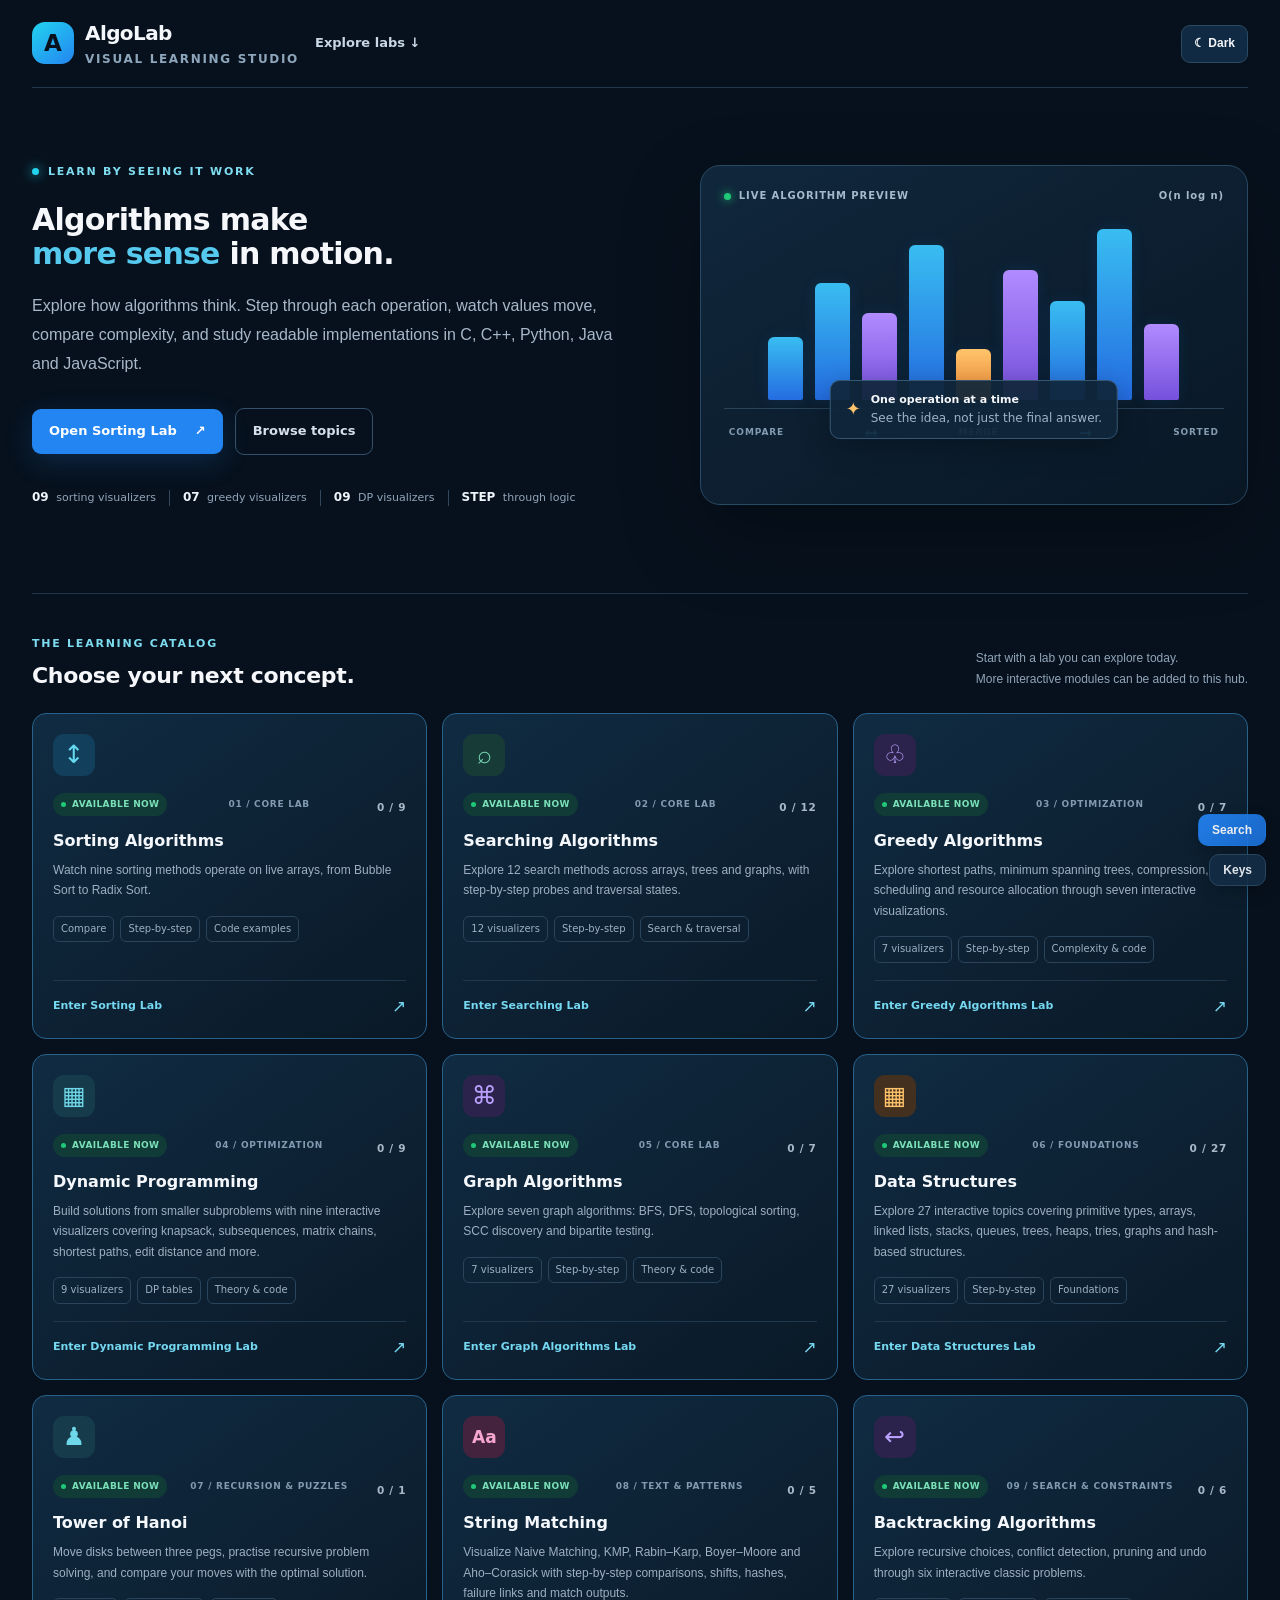
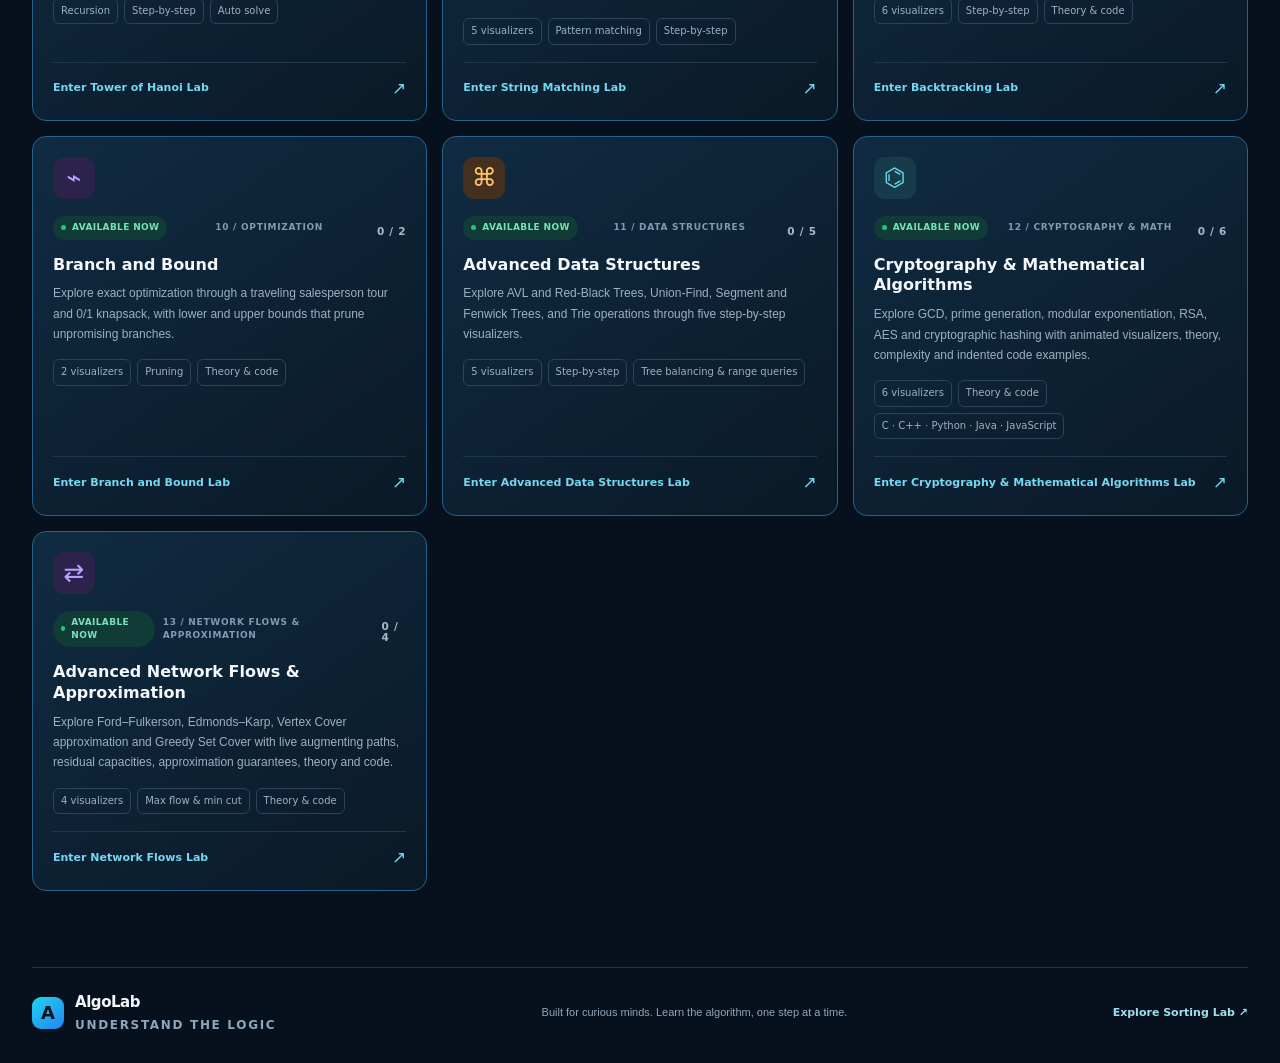
<file: index.html>
<!doctype html>
<html lang="en"><head><meta charset="UTF-8"><meta name="viewport" content="width=device-width,initial-scale=1.0"><meta name="description" content="AlgoLab: interactive visual learning for algorithms and data structures."><title>AlgoLab | Learn Algorithms Visually</title><link rel="stylesheet" href="style.css"><link rel="stylesheet" href="design-system.css"><link rel="stylesheet" href="enhance.css"></head>
<body data-theme="dark" class="landing-body"><main class="landing-shell">
<nav class="landing-nav"><a class="landing-brand" href="index.html"><span class="landing-logo">A</span><span><b>AlgoLab</b><small>VISUAL LEARNING STUDIO</small></span></a><a class="landing-nav-link" href="#catalog">Explore labs ↓</a></nav>
<section class="landing-hero"><div class="hero-copy"><div class="hero-kicker"><span></span> LEARN BY SEEING IT WORK</div><h1>Algorithms make<br><em>more sense</em> in motion.</h1><p>Explore how algorithms think. Step through each operation, watch values move, compare complexity, and study readable implementations in C, C++, Python, Java and JavaScript.</p><div class="hero-actions"><a class="primary-cta" href="sorting.html">Open Sorting Lab <span>↗</span></a><a class="secondary-cta" href="#catalog">Browse topics</a></div><div class="hero-proof"><span><b>09</b> sorting visualizers</span><i></i><span><b>07</b> greedy visualizers</span><i></i><span><b>09</b> DP visualizers</span><i></i><span><b>STEP</b> through logic</span></div></div><div class="hero-visual" aria-label="Illustration of sorting bars"><div class="visual-top"><span><i></i> LIVE ALGORITHM PREVIEW</span><span>O(n log n)</span></div><div class="visual-bars"><span style="--h:35%;--delay:0"></span><span style="--h:65%;--delay:1"></span><span style="--h:48%;--delay:2"></span><span style="--h:86%;--delay:3"></span><span style="--h:28%;--delay:4"></span><span style="--h:72%;--delay:5"></span><span style="--h:55%;--delay:6"></span><span style="--h:95%;--delay:7"></span><span style="--h:42%;--delay:8"></span></div><div class="visual-foot"><span>COMPARE</span><span class="visual-arrow">↔</span><span>MERGE</span><span class="visual-arrow">→</span><span>SORTED</span></div><div class="visual-note"><span>✦</span><div><b>One operation at a time</b><small>See the idea, not just the final answer.</small></div></div></div></section>
<section class="catalog-section" id="catalog"><div class="section-heading"><div><div class="hero-kicker">THE LEARNING CATALOG</div><h2>Choose your next concept.</h2></div><p>Start with a lab you can explore today.<br>More interactive modules can be added to this hub.</p></div>
<div class="category-grid"><a class="category-card sorting-card" href="sorting.html"><div class="category-icon sort-icon">↕</div><div class="category-meta"><span class="available-pill"><i></i> AVAILABLE NOW</span><span>01 / CORE LAB</span></div><h3>Sorting Algorithms</h3><p>Watch nine sorting methods operate on live arrays, from Bubble Sort to Radix Sort.</p><div class="category-tags"><span>Compare</span><span>Step-by-step</span><span>Code examples</span></div><div class="category-bottom"><b>Enter Sorting Lab</b><span>↗</span></div></a>
<a class="category-card sorting-card" href="searching.html"><div class="category-icon search-icon">⌕</div><div class="category-meta"><span class="available-pill"><i></i> AVAILABLE NOW</span><span>02 / CORE LAB</span></div><h3>Searching Algorithms</h3><p>Explore 12 search methods across arrays, trees and graphs, with step-by-step probes and traversal states.</p><div class="category-tags"><span>12 visualizers</span><span>Step-by-step</span><span>Search & traversal</span></div><div class="category-bottom"><b>Enter Searching Lab</b><span>↗</span></div></a>
<a class="category-card sorting-card" href="greedy.html"><div class="category-icon graph-icon">♧</div><div class="category-meta"><span class="available-pill"><i></i> AVAILABLE NOW</span><span>03 / OPTIMIZATION</span></div><h3>Greedy Algorithms</h3><p>Explore shortest paths, minimum spanning trees, compression, scheduling and resource allocation through seven interactive visualizations.</p><div class="category-tags"><span>7 visualizers</span><span>Step-by-step</span><span>Complexity & code</span></div><div class="category-bottom"><b>Enter Greedy Algorithms Lab</b><span>↗</span></div></a><a class="category-card sorting-card" href="dp.html"><div class="category-icon dp-icon">▦</div><div class="category-meta"><span class="available-pill"><i></i> AVAILABLE NOW</span><span>04 / OPTIMIZATION</span></div><h3>Dynamic Programming</h3><p>Build solutions from smaller subproblems with nine interactive visualizers covering knapsack, subsequences, matrix chains, shortest paths, edit distance and more.</p><div class="category-tags"><span>9 visualizers</span><span>DP tables</span><span>Theory & code</span></div><div class="category-bottom"><b>Enter Dynamic Programming Lab</b><span>↗</span></div></a><a class="category-card sorting-card" href="graph.html"><div class="category-icon graph-icon">⌘</div><div class="category-meta"><span class="available-pill"><i></i> AVAILABLE NOW</span><span>05 / CORE LAB</span></div><h3>Graph Algorithms</h3><p>Explore seven graph algorithms: BFS, DFS, topological sorting, SCC discovery and bipartite testing.</p><div class="category-tags"><span>7 visualizers</span><span>Step-by-step</span><span>Theory & code</span></div><div class="category-bottom"><b>Enter Graph Algorithms Lab</b><span>↗</span></div></a>
<a class="category-card sorting-card" href="data-structures.html"><div class="category-icon data-icon">▦</div><div class="category-meta"><span class="available-pill"><i></i> AVAILABLE NOW</span><span>06 / FOUNDATIONS</span></div><h3>Data Structures</h3><p>Explore 27 interactive topics covering primitive types, arrays, linked lists, stacks, queues, trees, heaps, tries, graphs and hash-based structures.</p><div class="category-tags"><span>27 visualizers</span><span>Step-by-step</span><span>Foundations</span></div><div class="category-bottom"><b>Enter Data Structures Lab</b><span>↗</span></div></a>
<a class="category-card sorting-card hanoi-card" href="hanoi.html"><div class="category-icon dp-icon">♟</div><div class="category-meta"><span class="available-pill"><i></i> AVAILABLE NOW</span><span>07 / RECURSION &amp; PUZZLES</span></div><h3>Tower of Hanoi</h3><p>Move disks between three pegs, practise recursive problem solving, and compare your moves with the optimal solution.</p><div class="category-tags"><span>Recursion</span><span>Step-by-step</span><span>Auto solve</span></div><div class="category-bottom"><b>Enter Tower of Hanoi Lab</b><span>↗</span></div></a>
<a class="category-card sorting-card" href="string-matching.html"><div class="category-icon string-icon">Aa</div><div class="category-meta"><span class="available-pill"><i></i> AVAILABLE NOW</span><span>08 / TEXT &amp; PATTERNS</span></div><h3>String Matching</h3><p>Visualize Naive Matching, KMP, Rabin–Karp, Boyer–Moore and Aho–Corasick with step-by-step comparisons, shifts, hashes, failure links and match outputs.</p><div class="category-tags"><span>5 visualizers</span><span>Pattern matching</span><span>Step-by-step</span></div><div class="category-bottom"><b>Enter String Matching Lab</b><span>↗</span></div></a><a class="category-card sorting-card" href="backtracking.html"><div class="category-icon graph-icon">↩</div><div class="category-meta"><span class="available-pill"><i></i> AVAILABLE NOW</span><span>09 / SEARCH &amp; CONSTRAINTS</span></div><h3>Backtracking Algorithms</h3><p>Explore recursive choices, conflict detection, pruning and undo through six interactive classic problems.</p><div class="category-tags"><span>6 visualizers</span><span>Step-by-step</span><span>Theory & code</span></div><div class="category-bottom"><b>Enter Backtracking Lab</b><span>↗</span></div></a><a class="category-card sorting-card" href="branch-bound.html"><div class="category-icon graph-icon">⌁</div><div class="category-meta"><span class="available-pill"><i></i> AVAILABLE NOW</span><span>10 / OPTIMIZATION</span></div><h3>Branch and Bound</h3><p>Explore exact optimization through a traveling salesperson tour and 0/1 knapsack, with lower and upper bounds that prune unpromising branches.</p><div class="category-tags"><span>2 visualizers</span><span>Pruning</span><span>Theory & code</span></div><div class="category-bottom"><b>Enter Branch and Bound Lab</b><span>↗</span></div></a><a class="category-card sorting-card" href="advanced-data-structures.html"><div class="category-icon data-icon">⌘</div><div class="category-meta"><span class="available-pill"><i></i> AVAILABLE NOW</span><span>11 / DATA STRUCTURES</span></div><h3>Advanced Data Structures</h3><p>Explore AVL and Red-Black Trees, Union-Find, Segment and Fenwick Trees, and Trie operations through five step-by-step visualizers.</p><div class="category-tags"><span>5 visualizers</span><span>Step-by-step</span><span>Tree balancing &amp; range queries</span></div><div class="category-bottom"><b>Enter Advanced Data Structures Lab</b><span>↗</span></div></a><a class="category-card sorting-card" href="cryptography-math.html"><div class="category-icon dp-icon">⌬</div><div class="category-meta"><span class="available-pill"><i></i> AVAILABLE NOW</span><span>12 / CRYPTOGRAPHY &amp; MATH</span></div><h3>Cryptography &amp; Mathematical Algorithms</h3><p>Explore GCD, prime generation, modular exponentiation, RSA, AES and cryptographic hashing with animated visualizers, theory, complexity and indented code examples.</p><div class="category-tags"><span>6 visualizers</span><span>Theory &amp; code</span><span>C · C++ · Python · Java · JavaScript</span></div><div class="category-bottom"><b>Enter Cryptography &amp; Mathematical Algorithms Lab</b><span>↗</span></div></a><a class="category-card sorting-card" href="advanced-network-flows.html"><div class="category-icon graph-icon">⇄</div><div class="category-meta"><span class="available-pill"><i></i> AVAILABLE NOW</span><span>13 / NETWORK FLOWS &amp; APPROXIMATION</span></div><h3>Advanced Network Flows &amp; Approximation</h3><p>Explore Ford–Fulkerson, Edmonds–Karp, Vertex Cover approximation and Greedy Set Cover with live augmenting paths, residual capacities, approximation guarantees, theory and code.</p><div class="category-tags"><span>4 visualizers</span><span>Max flow &amp; min cut</span><span>Theory &amp; code</span></div><div class="category-bottom"><b>Enter Network Flows Lab</b><span>↗</span></div></a></div></section>
<footer class="landing-footer"><a class="landing-brand" href="index.html"><span class="landing-logo">A</span><span><b>AlgoLab</b><small>UNDERSTAND THE LOGIC</small></span></a><p>Built for curious minds. Learn the algorithm, one step at a time.</p><a href="sorting.html">Explore Sorting Lab ↗</a></footer></main><script src="theme.js"></script>
<script src="enhance.js" defer></script></body></html>
</file>
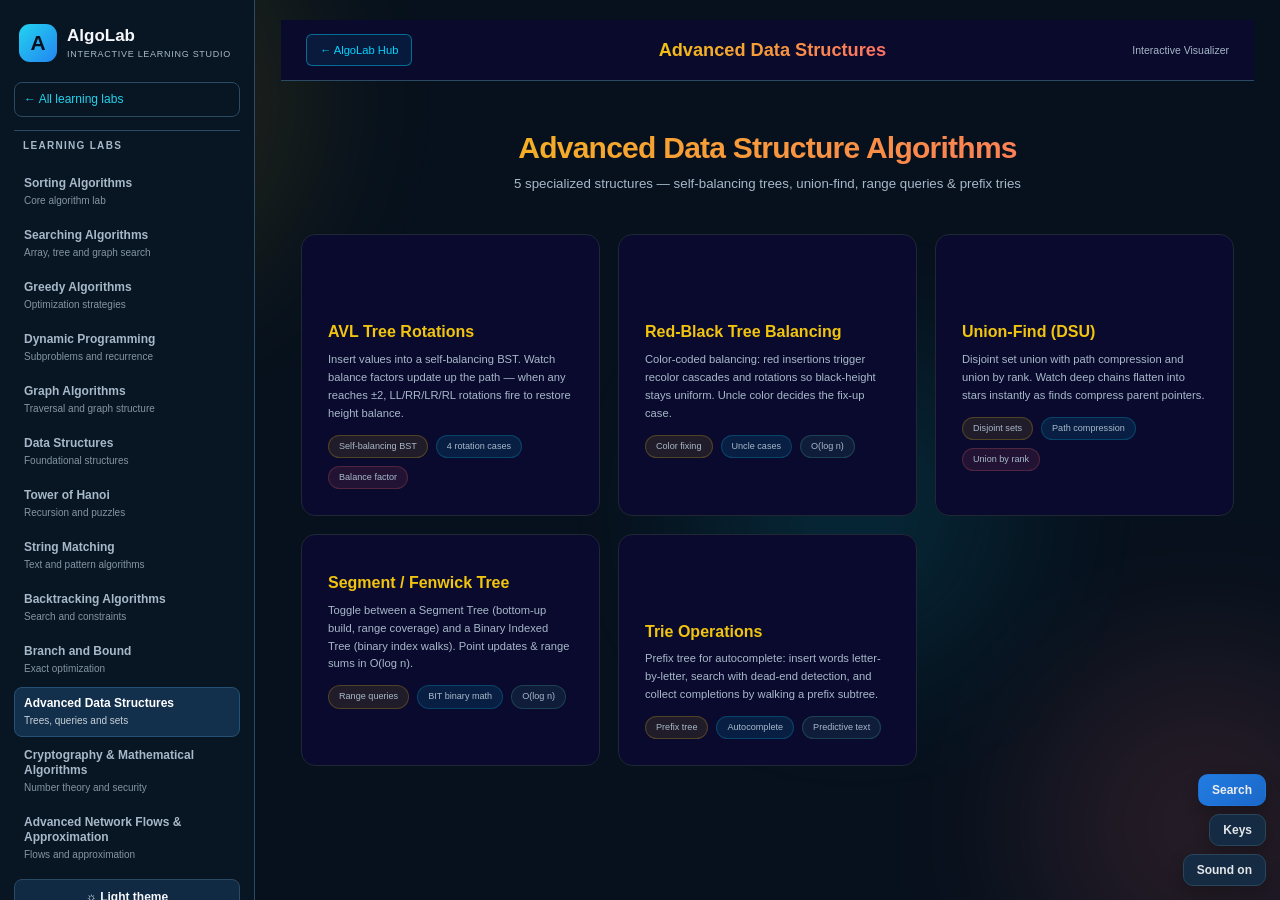
<file: advanced-data-structures.html>
<!DOCTYPE html>
<html lang="en">
<head>
<meta charset="UTF-8">
<meta name="viewport" content="width=device-width, initial-scale=1.0">
<title>Advanced Data Structures | AlgoLab</title>

<style>
*{margin:0;padding:0;box-sizing:border-box}
:root{--bg:#060912;--card:#0a0a2e;--border:#1f2833;--accent:#00d4ff;--green:#48d0b0;--red:#ff6b6b;--gold:#f1c40f;--orange:#ff9f43;--purple:#9b59b6;--pink:#e84393;--text:#e0e0e0;--dim:#667080}
body{background:var(--bg);color:var(--text);font-family:'Segoe UI',system-ui,sans-serif;min-height:100vh;overflow-x:hidden}
.bg{position:fixed;top:0;left:0;width:100%;height:100%;z-index:0;pointer-events:none;overflow:hidden}
.bg .orb{position:absolute;border-radius:50%;filter:blur(80px);opacity:.12;animation:of 22s ease-in-out infinite}
.bg .orb:nth-child(1){width:400px;height:400px;background:var(--gold);top:-100px;left:-100px}
.bg .orb:nth-child(2){width:350px;height:350px;background:var(--red);bottom:-100px;right:-100px;animation-delay:-8s}
.bg .orb:nth-child(3){width:300px;height:300px;background:var(--accent);top:40%;left:55%;animation-delay:-15s}
@keyframes of{0%,100%{transform:translate(0,0) scale(1)}33%{transform:translate(70px,-50px) scale(1.15)}66%{transform:translate(-50px,70px) scale(.85)}}
.hub-btn{padding:7px 13px;background:rgba(0,212,255,.08);border:1px solid rgba(0,212,255,.45);border-radius:6px;color:var(--accent);font-size:.8rem;text-decoration:none;white-space:nowrap;transition:all .2s}.hub-btn:hover{background:rgba(0,212,255,.16)}
.header{position:relative;z-index:10;background:rgba(10,10,46,.92);backdrop-filter:blur(10px);padding:14px 25px;border-bottom:1px solid var(--border);display:flex;justify-content:space-between;align-items:center}
.logo{font-size:1.3rem;font-weight:800;background:linear-gradient(135deg,var(--gold),var(--red));-webkit-background-clip:text;-webkit-text-fill-color:transparent}
.sub{color:var(--dim);font-size:.75rem}
.back-btn{padding:7px 16px;background:rgba(241,196,15,.1);border:1px solid var(--gold);border-radius:6px;color:var(--gold);font-size:.8rem;cursor:pointer;transition:all .2s;display:none}
.back-btn:hover{background:rgba(241,196,15,.2);transform:translateX(-3px)}
.back-btn.show{display:block}
.home{position:relative;z-index:1;max-width:980px;margin:0 auto;padding:50px 20px;text-align:center}
.home h1{font-size:2.2rem;margin-bottom:8px;background:linear-gradient(135deg,var(--gold),var(--red));-webkit-background-clip:text;-webkit-text-fill-color:transparent}
.home > .tag{color:var(--dim);font-size:.95rem;margin-bottom:40px;background:none;border:none;padding:0;display:block}
.cards{display:grid;grid-template-columns:repeat(auto-fit,minmax(290px,1fr));gap:18px}
.card{background:var(--card);border:1px solid var(--border);border-radius:14px;padding:26px;cursor:pointer;transition:all .3s;position:relative;overflow:hidden;text-align:left}
.card::before{content:'';position:absolute;top:0;left:0;width:100%;height:3px;background:linear-gradient(90deg,var(--gold),var(--red));transform:scaleX(0);transition:transform .3s;transform-origin:left}
.card:hover{transform:translateY(-6px);border-color:var(--gold);box-shadow:0 12px 40px rgba(241,196,15,.15)}
.card:hover::before{transform:scaleX(1)}
.card .ico{font-size:2.4rem;margin-bottom:12px}
.card h3{color:var(--gold);font-size:1.08rem;margin-bottom:8px}
.card p{color:var(--dim);font-size:.8rem;line-height:1.6;margin-bottom:12px}
.tags{display:flex;gap:8px;flex-wrap:wrap}
.tag{font-size:.65rem;padding:4px 10px;background:rgba(241,196,15,.1);border:1px solid rgba(241,196,15,.22);border-radius:12px;color:var(--gold)}
.tag.a{background:rgba(0,212,255,.1);border-color:rgba(0,212,255,.2);color:var(--accent)}
.tag.r{background:rgba(255,107,107,.1);border-color:rgba(255,107,107,.2);color:var(--red)}
.tag.g{background:rgba(72,208,176,.1);border-color:rgba(72,208,176,.2);color:var(--green)}
.algo{position:relative;z-index:1;max-width:1150px;margin:0 auto;padding:20px}
.panel{display:none}
.panel.on{display:block}
.algo-head{text-align:center;margin-bottom:18px}
.algo-head h2{color:var(--gold);font-size:1.4rem;margin-bottom:4px}
.algo-head p{color:var(--dim);font-size:.85rem}
.viz{background:rgba(10,10,46,.7);border:1px solid var(--border);border-radius:16px;padding:22px;min-height:300px;margin-bottom:14px;position:relative;overflow:hidden;backdrop-filter:blur(5px)}
.viz::before{content:'';position:absolute;top:0;left:0;right:0;height:1px;background:linear-gradient(90deg,transparent,var(--gold),transparent);opacity:.5}
.legend{display:flex;gap:12px;justify-content:center;flex-wrap:wrap;margin-bottom:12px}
.lg{display:flex;align-items:center;gap:6px;font-size:.66rem;color:var(--dim)}
.lg i{width:12px;height:12px;border-radius:3px;display:inline-block;border:1px solid rgba(255,255,255,.2)}
.controls{display:flex;gap:10px;justify-content:center;margin-bottom:12px;flex-wrap:wrap;align-items:center}
.btn{padding:10px 24px;border:none;border-radius:8px;font-size:.85rem;font-weight:600;cursor:pointer;transition:all .2s}
.btn:hover{transform:translateY(-2px);box-shadow:0 4px 15px rgba(0,0,0,.3)}
.btn:active{transform:translateY(0)}
.b-play{background:linear-gradient(135deg,var(--gold),#e67e22);color:#060912}
.b-step{background:rgba(241,196,15,.1);color:var(--gold);border:1px solid var(--gold)}
.b-reset{background:rgba(255,107,107,.1);color:var(--red);border:1px solid var(--red)}
.speed{display:flex;align-items:center;gap:8px;background:var(--card);border:1px solid var(--border);border-radius:8px;padding:6px 14px}
.speed label{font-size:.7rem;color:var(--dim);text-transform:uppercase;letter-spacing:1px}
.speed input[type=range]{width:80px;accent-color:var(--gold)}
.speed .val{font-size:.75rem;color:var(--gold);font-weight:600;min-width:35px}
.progress-bar{height:4px;background:var(--border);border-radius:2px;margin-bottom:12px;overflow:hidden}
.progress-fill{height:100%;background:linear-gradient(90deg,var(--gold),var(--red));border-radius:2px;transition:width .3s;width:0%}
.status{text-align:center;color:var(--dim);font-size:.88rem;min-height:24px;margin-bottom:12px;font-weight:500}
.status.ok{color:var(--green)}.status.hl{color:var(--gold)}.status.err{color:var(--red)}
.desc{background:rgba(15,15,39,.8);border:1px solid var(--border);border-radius:10px;padding:14px 18px;font-size:.78rem;color:var(--dim);line-height:1.7}
.desc b{color:var(--gold)}
.desc .cx{display:inline-block;margin-top:6px;padding:3px 10px;background:rgba(241,196,15,.08);border:1px solid rgba(241,196,15,.18);border-radius:12px;color:var(--gold);font-size:.72rem;font-family:monospace}
svg{display:block;margin:0 auto;max-width:100%}
.result{background:rgba(72,208,176,.06);border:1px solid var(--green);border-radius:10px;padding:14px;text-align:center;margin-top:12px;font-size:1rem;color:var(--green);font-weight:700;display:none;animation:su .4s ease}
.result.bad{border-color:var(--red);color:var(--red);background:rgba(255,107,107,.06)}
.result.show{display:block}
@keyframes su{from{opacity:0;transform:translateY(10px)}to{opacity:1;transform:translateY(0)}}
.log{max-height:140px;overflow-y:auto;padding:8px 10px;background:rgba(15,15,39,.6);border-radius:8px;margin-top:12px}
.log-line{font-size:.74rem;color:var(--dim);padding:3px 0;border-bottom:1px solid rgba(31,40,51,.5);font-family:monospace}
.log-line:last-child{border:none}
.log-line.hl{color:var(--gold)}
.log-line.ok{color:var(--green)}
.log-line.bad{color:var(--red)}
.log-line.acc{color:var(--accent)}
/* sequence / ops chips */
.sqwrap{display:flex;gap:6px;justify-content:center;flex-wrap:wrap;margin-bottom:14px;align-items:center}
.sq{min-width:34px;height:34px;padding:0 8px;border-radius:6px;display:flex;align-items:center;justify-content:center;font-weight:700;font-size:.82rem;font-family:Consolas,monospace;background:rgba(15,15,39,.9);border:1.5px solid var(--border);color:var(--dim);transition:all .25s;animation:pop .2s}
.sq.done{border-color:rgba(72,208,168,.5);color:rgba(72,208,168,.75)}
.sq.cur{border-color:var(--gold);color:var(--gold);background:rgba(241,196,15,.12);transform:scale(1.15);box-shadow:0 0 10px rgba(241,196,15,.3)}
.sq.op{border-color:var(--accent);color:var(--accent);background:rgba(0,212,255,.08);font-size:.7rem}
@keyframes pop{from{transform:scale(.7);opacity:0}to{transform:scale(1);opacity:1}}
/* stats */
.stats{display:flex;gap:10px;justify-content:center;flex-wrap:wrap;margin-top:14px}
.stat{padding:6px 14px;background:rgba(15,15,39,.8);border:1px solid var(--border);border-radius:8px;font-size:.72rem;color:var(--dim)}
.stat b{color:var(--gold);font-size:.9rem;margin-left:4px}
/* toggle */
.toggle{display:flex;gap:8px;justify-content:center;margin-bottom:12px}
.tg{padding:6px 16px;border-radius:16px;font-size:.72rem;cursor:pointer;background:rgba(15,15,39,.8);border:1px solid var(--border);color:var(--dim);transition:.2s;font-weight:600}
.tg:hover{border-color:var(--gold)}
.tg.on{border-color:var(--gold);color:var(--gold);background:rgba(241,196,15,.1)}
/* fenwick */
.fen{display:flex;flex-direction:column;gap:12px;align-items:center}
.farr{display:flex;gap:8px;justify-content:center;flex-wrap:wrap}
.ab{width:64px;padding:8px 4px 5px;border-radius:8px;text-align:center;background:rgba(15,15,39,.9);border:2px solid var(--border);transition:all .3s;animation:pop .2s;position:relative}
.ab .ai{display:block;font-size:.55rem;color:var(--dim);letter-spacing:1px}
.ab .av{display:block;font-size:1.05rem;font-weight:800;font-family:Consolas,monospace;color:var(--text);margin-top:2px}
.ab .abin{display:block;font-size:.58rem;font-family:Consolas,monospace;color:var(--dim);margin-top:2px}
.ab.active{border-color:var(--gold);transform:translateY(-5px);box-shadow:0 6px 14px rgba(241,196,15,.25)}
.ab.active .av{color:var(--gold)}
.ab.done{border-color:var(--green);background:rgba(72,208,168,.1)}
.ab.done .av{color:var(--green)}
.ab.dim{opacity:.35}
.fenlane{display:flex;gap:8px;justify-content:center;flex-wrap:wrap;align-items:center;min-height:40px}
.arrowsep{color:var(--dim);font-size:.85rem;font-weight:700}
.ro{text-align:center;font-family:Consolas,monospace;font-size:.88rem;color:var(--gold);margin-top:12px;min-height:22px}
.ro .ok{color:var(--green)}.ro .bad{color:var(--red)}
/* trie outs */
.outs{display:flex;gap:10px;justify-content:center;flex-wrap:wrap;margin-top:12px;min-height:34px}
.oc{padding:7px 16px;border-radius:16px;font-size:.8rem;font-weight:700;font-family:Consolas,monospace;animation:pop .35s ease;background:rgba(10,10,46,.8);border:2px solid var(--green);color:var(--green)}
.oc.bad{border-color:var(--red);color:var(--red)}
.err-msg{color:var(--red);text-align:center;padding:30px;font-size:.9rem}
.confetti{position:fixed;top:0;left:0;width:100%;height:100%;pointer-events:none;z-index:1000;overflow:hidden}
.confetti .pc{position:absolute;top:-10px;animation:cf linear forwards}
@keyframes cf{0%{top:-10px;opacity:1;transform:rotate(0)}100%{top:110%;opacity:0;transform:rotate(720deg)}}
@media(max-width:600px){.home h1{font-size:1.5rem}.cards{grid-template-columns:1fr}.viz{padding:14px}.btn{padding:8px 16px;font-size:.78rem}}
</style>
<style>

/* AlgoLab shared typography: match the Inter-based landing page while preserving each lab's visual hierarchy. */
html,body,button,input,select,textarea{font-family:Inter,ui-sans-serif,system-ui,-apple-system,BlinkMacSystemFont,"Segoe UI",Roboto,Arial,sans-serif!important}
body{font-size:16px;-webkit-font-smoothing:antialiased;text-rendering:optimizeLegibility}
.ads-learning{margin-top:18px;min-width:0;position:relative;z-index:1}
.ads-learning .learning-head{display:flex;align-items:center;justify-content:space-between;gap:18px;margin-bottom:12px;padding:16px 18px;border:1px solid var(--border);border-radius:14px;background:rgba(10,10,46,.92)}
.ads-learning .eyebrow{font-size:11px;letter-spacing:.14em;font-weight:800;color:var(--accent)}
.ads-learning .learning-head h2{font-size:22px;line-height:1.25;margin:4px 0 0;color:var(--text);background:none;-webkit-text-fill-color:initial}
.ads-learning .code-select{display:flex;align-items:center;gap:8px;font-size:13px;color:var(--dim);font-weight:700;white-space:nowrap}
.ads-learning .code-select select{background:var(--bg);color:var(--text);border:1px solid var(--border);border-radius:7px;padding:8px 10px;font-size:13px;max-width:100%}
.ads-learning .learning-grid{display:grid;grid-template-columns:minmax(0,1fr) minmax(0,1fr);gap:12px}
.ads-learning .learning-card{min-width:0;border:1px solid var(--border);border-radius:14px;background:rgba(10,10,46,.86);padding:16px;color:var(--text)}
.ads-learning .learning-card h3{font-size:16px;line-height:1.35;margin:0 0 7px;color:var(--accent)}
.ads-learning .learning-card p{font-size:14px;line-height:1.65;margin:0 0 15px;color:#b8c2d0;overflow-wrap:anywhere}
.ads-learning .learning-tags{display:flex;flex-wrap:wrap;gap:6px;margin-top:4px}
.ads-learning .learning-tags span{font-size:12px;padding:5px 8px;border:1px solid rgba(0,212,255,.25);background:rgba(0,212,255,.07);color:var(--accent);border-radius:7px}
.ads-learning .code-window{overflow:auto;max-width:100%;border:1px solid #26394d;border-radius:9px;background:#07111d;padding:12px}
.ads-learning .code-window pre{margin:0;white-space:pre;overflow-x:auto;tab-size:2}
.ads-learning .code-window code{font:12px/1.6 ui-monospace,SFMono-Regular,Consolas,monospace;color:#e5edf5}
.ads-learning .code-note{font-size:12px!important;color:var(--dim)!important;margin:10px 0 0!important}
@media(max-width:850px){.ads-learning .learning-grid{grid-template-columns:1fr}.ads-learning .learning-head{align-items:flex-start}}
@media(max-width:600px){.ads-learning .learning-head{flex-direction:column}.ads-learning .learning-head h2{font-size:19px}.ads-learning .code-select{white-space:normal;flex-wrap:wrap}.ads-learning .learning-card{padding:13px}}

</style>

<style id="shared-shell-style">
/* Shared navigation shell; the original educational canvas and simulation styles remain page-specific. */
.shared-shell{min-height:100vh;display:flex;align-items:stretch;background:var(--ui-bg,#07111d);color:var(--ui-text,#f5f7fa)}
.shared-sidebar{width:255px;flex:0 0 255px;background:#081523;border-right:1px solid var(--ui-line,#24425d);padding:24px 16px;display:flex;flex-direction:column;gap:12px;min-height:100vh;position:sticky;top:0;height:100vh;overflow:auto;z-index:100}
.shared-brand{display:flex;gap:12px;align-items:center;padding:4px 8px 20px;text-decoration:none;color:inherit}
.shared-brand-mark{width:40px;height:40px;flex:0 0 40px;border-radius:12px;background:linear-gradient(135deg,#22d3ee,#2385f2);display:grid;place-items:center;font-size:22px;font-weight:800;color:#07111d}
.shared-brand b{display:block;font-size:19px;line-height:1.2;color:var(--ui-text,#f5f7fa)}
.shared-brand small{display:block;font-size:11px;color:var(--ui-muted,#8ea6bb);margin-top:3px}
.shared-home{display:block;text-decoration:none;padding:10px 12px;border:1px solid var(--ui-line,#24425d);border-radius:9px;color:var(--ui-muted,#8ea6bb);font-size:13px}
.shared-home:hover{color:var(--ui-text,#f5f7fa);border-color:var(--ui-accent,#22d3ee)}
.shared-side-title{font-size:10px;letter-spacing:1.5px;color:var(--ui-muted,#8ea6bb);font-weight:800;padding:8px 10px 2px}
.shared-nav{display:flex;flex-direction:column;gap:3px}
.shared-nav .nav-item{display:block;text-decoration:none;width:100%;border:1px solid transparent;background:transparent;color:var(--ui-muted,#8ea6bb);text-align:left;padding:9px 11px;border-radius:9px;margin:0;font:600 12px/1.35 var(--ui-font,Inter,"Segoe UI",Arial,sans-serif)}
.shared-nav .nav-item:hover{background:var(--ui-panel-2,#102a43);color:var(--ui-text,#f5f7fa)}
.shared-nav .nav-item.active{background:var(--ui-panel-2,#102a43);border-color:var(--ui-line,#24425d);color:var(--ui-text,#f5f7fa)}
.shared-nav .nav-item small{display:block;color:var(--ui-muted,#8ea6bb);font-size:10px;font-weight:400;margin-top:3px}
.shared-theme{width:100%;min-height:38px;border:1px solid var(--ui-line,#24425d);border-radius:9px;background:var(--ui-panel-2,#102a43);color:var(--ui-text,#f5f7fa);font:700 12px/1.2 var(--ui-font,Inter,"Segoe UI",Arial,sans-serif);padding:9px 11px;text-align:left;cursor:pointer}
.shared-note{margin-top:auto;border:1px solid var(--ui-line,#24425d);background:var(--ui-panel,#0b1b2b);padding:12px;border-radius:12px;color:var(--ui-muted,#8ea6bb);font-size:12px}
.shared-note b{color:var(--ui-accent,#22d3ee)}.shared-note p{margin:6px 0 0;font-size:12px;line-height:1.5}
.shared-main{flex:1;min-width:0;width:calc(100% - 255px);padding:20px 26px;}
body[data-theme="light"] .shared-shell{background:var(--ui-bg,#f2f6fa);color:var(--ui-text,#102033)}
body[data-theme="light"] .shared-sidebar{background:#fff;border-color:var(--ui-line,#b7c7d6)}
body[data-theme="light"] .shared-brand b{color:#152235}
body[data-theme="light"] .shared-home,body[data-theme="light"] .shared-nav .nav-item{color:#465d73}
body[data-theme="light"] .shared-nav .nav-item.active{background:#edf3f7;color:#152235;border-color:#b7c7d6}
body[data-theme="light"] .shared-theme{background:#f7fafc;color:#102033;border-color:#b7c7d6}
@media(max-width:900px){.shared-shell{display:block}.shared-sidebar{position:relative;width:100%;height:auto;min-height:0;max-height:none;overflow:visible;padding:12px;gap:8px;border-right:0;border-bottom:1px solid var(--ui-line,#24425d)}.shared-brand{padding:2px 4px 8px}.shared-nav{display:grid;grid-template-columns:repeat(auto-fit,minmax(170px,1fr));gap:5px}.shared-note{display:none}.shared-main{width:100%;padding:14px}}
</style>
<link rel="stylesheet" href="design-system.css">
<link rel="stylesheet" href="enhance.css"></head>
<body data-theme="dark">
<div class="shared-shell" id="sharedAlgoLabShell">
<aside class="shared-sidebar" aria-label="AlgoLab navigation">
<a class="shared-brand" href="index.html"><span class="shared-brand-mark">A</span><span><b>AlgoLab</b><small>INTERACTIVE LEARNING STUDIO</small></span></a>
<a class="shared-home" href="index.html">← All learning labs</a>
<div class="shared-side-title">LEARNING LABS</div>
<nav class="shared-nav" id="sharedAlgoLabNav" aria-label="Learning labs"><a class="nav-item" href="sorting.html" ><span>Sorting Algorithms</span><small>Core algorithm lab</small></a><a class="nav-item" href="searching.html"><span>Searching Algorithms</span><small>Array, tree and graph search</small></a><a class="nav-item" href="greedy.html" ><span>Greedy Algorithms</span><small>Optimization strategies</small></a><a class="nav-item" href="dp.html" ><span>Dynamic Programming</span><small>Subproblems and recurrence</small></a><a class="nav-item" href="graph.html" ><span>Graph Algorithms</span><small>Traversal and graph structure</small></a><a class="nav-item" href="data-structures.html"><span>Data Structures</span><small>Foundational structures</small></a><a class="nav-item" href="hanoi.html" ><span>Tower of Hanoi</span><small>Recursion and puzzles</small></a><a class="nav-item" href="string-matching.html" ><span>String Matching</span><small>Text and pattern algorithms</small></a><a class="nav-item" href="backtracking.html" ><span>Backtracking Algorithms</span><small>Search and constraints</small></a><a class="nav-item" href="branch-bound.html" ><span>Branch and Bound</span><small>Exact optimization</small></a><a class="nav-item active" href="advanced-data-structures.html" aria-current="page"><span>Advanced Data Structures</span><small>Trees, queries and sets</small></a><a class="nav-item" href="cryptography-math.html" ><span>Cryptography & Mathematical Algorithms</span><small>Number theory and security</small></a><a class="nav-item" href="advanced-network-flows.html" ><span>Advanced Network Flows & Approximation</span><small>Flows and approximation</small></a></nav>
<button type="button" class="shared-theme" id="themeToggle" aria-label="Switch theme">☾ Dark theme</button>
<div class="shared-note"><b>Learning mode</b><p>Explore the visualizer, follow the steps, review the theory, and study the implementation examples.</p></div>
</aside>
<div class="shared-main" id="sharedMainContent">
<div class="bg"><div class="orb"></div><div class="orb"></div><div class="orb"></div></div>
<div class="header"><a href="index.html" class="hub-btn">← AlgoLab Hub</a><div class="logo">Advanced Data Structures</div><button class="back-btn" id="backBtn">← Module Home</button><div class="sub">Interactive Visualizer</div></div>

<div class="home" id="homeScreen">
<h1>Advanced Data Structure Algorithms</h1>
<p class="tag">5 specialized structures — self-balancing trees, union-find, range queries &amp; prefix tries</p>
<div class="cards">
<div class="card" data-a="0"><div class="ico"> ️</div><h3>AVL Tree Rotations</h3><p>Insert values into a self-balancing BST. Watch balance factors update up the path — when any reaches ±2, LL/RR/LR/RL rotations fire to restore height balance.</p><div class="tags"><span class="tag">Self-balancing BST</span><span class="tag a">4 rotation cases</span><span class="tag r">Balance factor</span></div></div>
<div class="card" data-a="1"><div class="ico"> ️</div><h3>Red-Black Tree Balancing</h3><p>Color-coded balancing: red insertions trigger recolor cascades and rotations so black-height stays uniform. Uncle color decides the fix-up case.</p><div class="tags"><span class="tag">Color fixing</span><span class="tag a">Uncle cases</span><span class="tag g">O(log n)</span></div></div>
<div class="card" data-a="2"><div class="ico">  ️</div><h3>Union-Find (DSU)</h3><p>Disjoint set union with path compression and union by rank. Watch deep chains flatten into stars instantly as finds compress parent pointers.</p><div class="tags"><span class="tag">Disjoint sets</span><span class="tag a">Path compression</span><span class="tag r">Union by rank</span></div></div>
<div class="card" data-a="3"><div class="ico"> </div><h3>Segment / Fenwick Tree</h3><p>Toggle between a Segment Tree (bottom-up build, range coverage) and a Binary Indexed Tree (binary index walks). Point updates &amp; range sums in O(log n).</p><div class="tags"><span class="tag">Range queries</span><span class="tag a">BIT binary math</span><span class="tag g">O(log n)</span></div></div>
<div class="card" data-a="4"><div class="ico"> ️</div><h3>Trie Operations</h3><p>Prefix tree for autocomplete: insert words letter-by-letter, search with dead-end detection, and collect completions by walking a prefix subtree.</p><div class="tags"><span class="tag">Prefix tree</span><span class="tag a">Autocomplete</span><span class="tag g">Predictive text</span></div></div>
</div>
</div>

<div class="algo" id="algoScreen" style="display:none">

<!-- 0: AVL -->
<div class="panel on" id="p0">
<div class="algo-head"><h2>AVL Tree Rotations</h2><p>Insert sequence with live balance factors and LL/RR/LR/RL fix-ups</p></div>
<div class="viz">
<div class="legend"><span class="lg"><i style="background:#1a1d3e;border-color:#34495e"></i>Balanced (bf 0/±1)</span><span class="lg"><i style="background:rgba(241,196,15,.25);border-color:#f1c40f"></i>New node</span><span class="lg"><i style="background:rgba(255,107,107,.3);border-color:#ff6b6b"></i>Imbalanced (bf ±2)</span><span class="lg"><i style="background:rgba(72,208,168,.3);border-color:#48d0b0"></i>Rotating / fixed</span><span class="lg"><i style="background:rgba(0,212,255,.3)"></i>Rotation axis</span></div>
<div class="sqwrap" id="seq0"></div>
<svg id="svg0" width="920" height="540"></svg>
<div class="stats" id="stats0"></div>
<div class="log" id="log0"></div>
<div class="result" id="res0"></div>
</div>
<div class="progress-bar"><div class="progress-fill" id="prog0"></div></div>
<div class="status" id="s0">Press Play or Step to begin</div>
<div class="controls"><button class="btn b-play" id="play0">▶ Play</button><button class="btn b-step" id="step0">Next Step</button><button class="btn b-reset" id="reset0">Reset</button><div class="speed"><label>Speed</label><input type="range" min="150" max="1500" value="550" id="spd0"><span class="val" id="spdv0">0.6s</span></div></div>
<div class="desc"><b>How:</b> Insert like a normal BST, then walk back up updating heights. Balance factor = height(left) − height(right). If any node reaches ±2, the offending subtree rotates: <b>LL→right, RR→left, LR→left-then-right, RL→right-then-left</b>. The whole tree stays |bf| ≤ 1 → O(log n) guaranteed. <span class="cx">Time: O(log n) per insert | Space: O(n)</span></div>
<div class="learning-lab ads-learning" id="learning0"></div>
</div>

<!-- 1: RED-BLACK -->
<div class="panel" id="p1">
<div class="algo-head"><h2>Red-Black Tree Balancing</h2><p>CLRS insert fix-up: recolor cascades, rotations, uncle-color cases</p></div>
<div class="viz">
<div class="legend"><span class="lg"><i style="background:#1a1d3e;border-color:#555"></i>Black node</span><span class="lg"><i style="background:rgba(255,107,107,.4);border-color:#ff6b6b"></i>Red node</span><span class="lg"><i style="background:rgba(241,196,15,.3);border-color:#f1c40f"></i>New / current</span><span class="lg"><i style="background:rgba(72,208,168,.3);border-color:#48d0b0"></i>Uncle / fix-up nodes</span><span class="lg"><i style="background:rgba(0,212,255,.3)"></i>Rotating</span></div>
<div class="sqwrap" id="seq1"></div>
<svg id="svg1" width="920" height="520"></svg>
<div class="stats" id="stats1"></div>
<div class="log" id="log1"></div>
<div class="result" id="res1"></div>
</div>
<div class="progress-bar"><div class="progress-fill" id="prog1"></div></div>
<div class="status" id="s1">Press Play or Step to begin</div>
<div class="controls"><button class="btn b-play" id="play1">▶ Play</button><button class="btn b-step" id="step1">Next Step</button><button class="btn b-reset" id="reset1">Reset</button><div class="speed"><label>Speed</label><input type="range" min="150" max="1500" value="550" id="spd1"><span class="val" id="spdv1">0.6s</span></div></div>
<div class="desc"><b>How:</b> New nodes insert RED. If parent is also red, fix: <b>Case 1</b> — uncle red → recolor parent &amp; uncle black, grandparent red, move up. <b>Case 2/3</b> — uncle black → rotate (zig-zig / zig-zag) + recolor. Root is always black. Keeps search O(log n). <span class="cx">Time: O(log n) per insert | Space: O(n)</span></div>
<div class="learning-lab ads-learning" id="learning1"></div>
</div>

<!-- 2: UNION-FIND -->
<div class="panel" id="p2">
<div class="algo-head"><h2>Union-Find (Disjoint Set Union)</h2><p>Union by rank + path compression — watch chains flatten to stars</p></div>
<div class="viz">
<div class="legend"><span class="lg"><i style="background:rgba(72,208,168,.35);border-color:#48d0b0"></i>Root (with rank)</span><span class="lg"><i style="background:#1a1d3e;border-color:#34495e"></i>Child</span><span class="lg"><i style="background:rgba(241,196,15,.3);border-color:#f1c40f"></i>Find path / current</span><span class="lg"><i style="background:rgba(0,212,255,.3);border-color:#00d4ff"></i>Compression edge</span><span class="lg"><i style="background:rgba(232,67,147,.3)"></i>New parent link</span></div>
<div class="sqwrap" id="ops2"></div>
<svg id="svg2" width="920" height="420"></svg>
<div class="stats" id="stats2"></div>
<div class="log" id="log2"></div>
<div class="result" id="res2"></div>
</div>
<div class="progress-bar"><div class="progress-fill" id="prog2"></div></div>
<div class="status" id="s2">Press Play or Step to begin</div>
<div class="controls"><button class="btn b-play" id="play2">▶ Play</button><button class="btn b-step" id="step2">Next Step</button><button class="btn b-reset" id="reset2">Reset</button><div class="speed"><label>Speed</label><input type="range" min="150" max="1500" value="550" id="spd2"><span class="val" id="spdv2">0.6s</span></div></div>
<div class="desc"><b>How:</b> <b>Find(x)</b> walks parent pointers to the root — with path compression, every node on the path is re-pointed DIRECTLY to the root (chains become stars). <b>Union(a,b)</b> attaches the shallower-rank root under the deeper one. Nearly O(1) amortized per operation. <span class="cx">Time: ~O(α(n)) amortized | Space: O(n)</span></div>
<div class="learning-lab ads-learning" id="learning2"></div>
</div>

<!-- 3: SEGMENT / FENWICK -->
<div class="panel" id="p3">
<div class="algo-head"><h2>Segment Tree / Fenwick Tree</h2><p>Point updates &amp; range sums — two architectures, same O(log n)</p></div>
<div class="viz">
<div class="toggle"><button class="tg on" id="tg3s">  Segment Tree</button><button class="tg" id="tg3f">  Fenwick (BIT)</button></div>
<div class="sqwrap" id="ops3"></div>
<div id="segView">
<div class="legend"><span class="lg"><i style="background:rgba(241,196,15,.3);border-color:#f1c40f"></i>Update path</span><span class="lg"><i style="background:rgba(72,208,168,.3);border-color:#48d0b0"></i>Query takes node</span><span class="lg"><i style="background:#1a1d3e;border-color:#34495e"></i>Untouched</span><span class="lg"><i style="background:rgba(255,107,107,.25)"></i>Skipped (no overlap)</span></div>
<svg id="svg3" width="780" height="430"></svg>
</div>
<div id="fenView" style="display:none">
<div class="legend"><span class="lg"><i style="background:rgba(241,196,15,.3);border-color:#f1c40f"></i>Active index</span><span class="lg"><i style="background:rgba(72,208,168,.3);border-color:#48d0b0"></i>Accumulated</span><span class="lg"><i style="background:#1a1d3e;border-color:#34495e"></i>Untouched</span></div>
<div class="fen">
<div class="farr" id="fenArr"></div>
<div class="fenlane" id="fenLane"></div>
<div class="ro" id="fenRo"></div>
</div>
</div>
<div class="stats" id="stats3"></div>
<div class="log" id="log3"></div>
<div class="result" id="res3"></div>
</div>
<div class="progress-bar"><div class="progress-fill" id="prog3"></div></div>
<div class="status" id="s3">Press Play or Step to begin</div>
<div class="controls"><button class="btn b-play" id="play3">▶ Play</button><button class="btn b-step" id="step3">Next Step</button><button class="btn b-reset" id="reset3">Reset</button><div class="speed"><label>Speed</label><input type="range" min="150" max="1500" value="550" id="spd3"><span class="val" id="spdv3">0.6s</span></div></div>
<div class="desc"><b>Segment tree:</b> binary tree of ranges — queries descend, taking fully-covered nodes (green), skipping disjoint ones (red). <b>Fenwick:</b> each index i owns a power-of-two range; walks use <b>i += lsb(i)</b> (update) / <b>i −= lsb(i)</b> (prefix). Both do point-update + range-sum in O(log n). <span class="cx">Time: O(log n) update &amp; query | Space: O(n)</span></div>
<div class="learning-lab ads-learning" id="learning3"></div>
</div>

<!-- 4: TRIE -->
<div class="panel" id="p4">
<div class="algo-head"><h2>Trie Operations</h2><p>Insert · Search · Autocomplete — dictionary {car, card, cart, cat, dog}</p></div>
<div class="viz">
<div class="legend"><span class="lg"><i style="background:#1a1d3e;border-color:#34495e"></i>Node</span><span class="lg"><i style="background:rgba(72,208,168,.35);border-color:#48d0b0"></i>Active path</span><span class="lg"><i style="background:rgba(241,196,15,.35);border-color:#f1c40f"></i>New node / current</span><span class="lg"><i style="background:rgba(255,107,107,.35);border-color:#ff6b6b"></i>Dead end (fail)</span><span class="lg"><i style="background:#f1c40f"></i>★ word end</span></div>
<div class="sqwrap" id="ops4"></div>
<svg id="svg4" width="660" height="470"></svg>
<div class="s-lbl" style="font-size:.62rem;color:var(--dim);text-transform:uppercase;letter-spacing:1.5px;text-align:center;margin-top:8px">Results / autocomplete output</div>
<div class="outs" id="outs4"></div>
<div class="stats" id="stats4"></div>
<div class="log" id="log4"></div>
<div class="result" id="res4"></div>
</div>
<div class="progress-bar"><div class="progress-fill" id="prog4"></div></div>
<div class="status" id="s4">Press Play or Step to begin</div>
<div class="controls"><button class="btn b-play" id="play4">▶ Play</button><button class="btn b-step" id="step4">Next Step</button><button class="btn b-reset" id="reset4">Reset</button><div class="speed"><label>Speed</label><input type="range" min="150" max="1500" value="550" id="spd4"><span class="val" id="spdv4">0.6s</span></div></div>
<div class="desc"><b>How:</b> Each node = a prefix. <b>Insert</b> walks/creates edges and stars the final node. <b>Search</b> walks edges — a missing edge is a dead end (prefix ≠ word unless ★). <b>Autocomplete</b> walks to the prefix then collects every ★ node in its subtree. <span class="cx">Time: O(length) per op | Space: O(total chars)</span></div>
<div class="learning-lab ads-learning" id="learning4"></div>
</div>

</div>
<div class="confetti" id="confetti"></div>
<script src="advanced-data-structures.js"></script>
<script src="advanced-data-structures-learning.js"></script>
</div></div>
<script src="theme.js"></script>
<script src="enhance.js" defer></script></body>
</html>
</file>
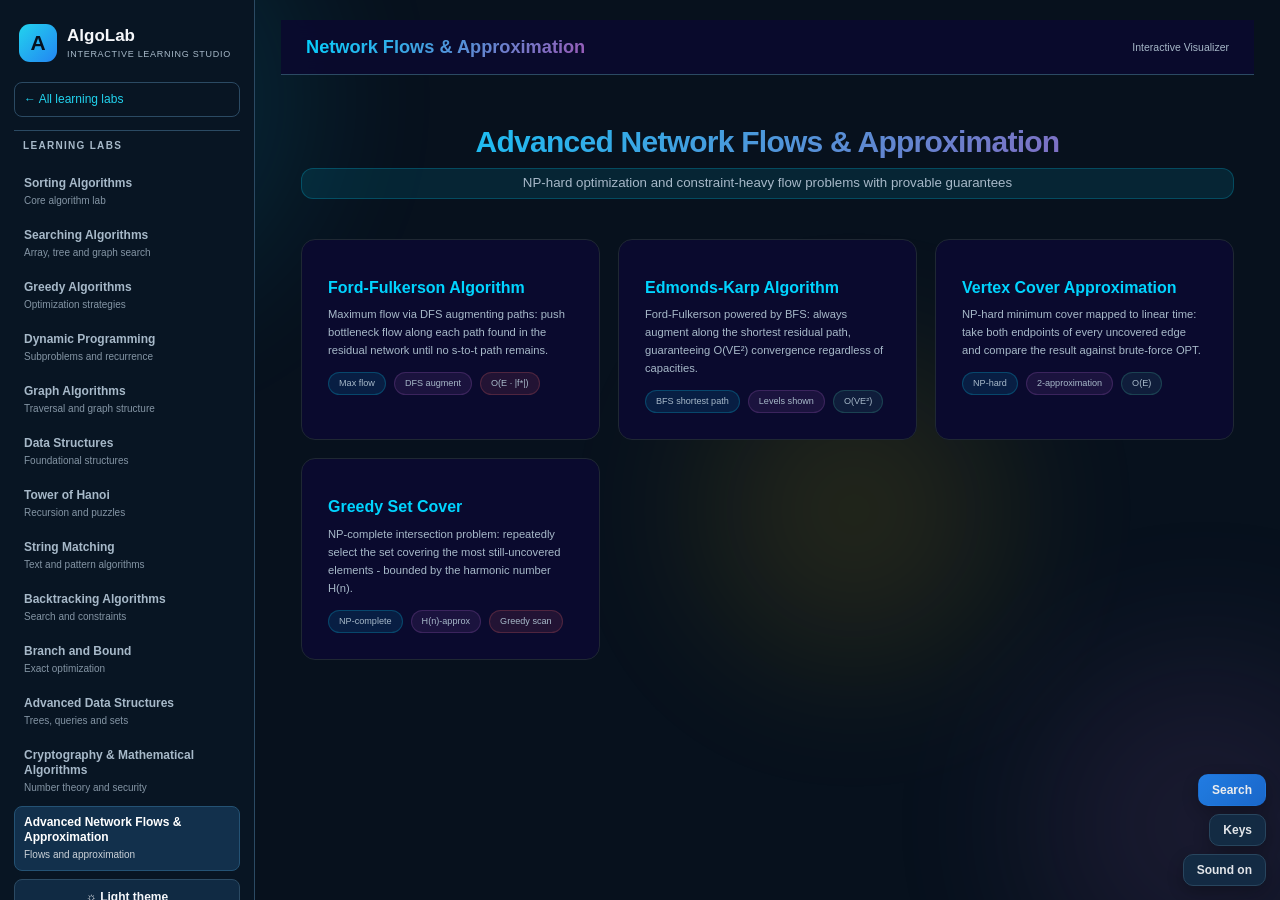
<file: advanced-network-flows.html>
<!DOCTYPE html>
<html lang="en">
<head>
<meta charset="UTF-8">
<meta name="viewport" content="width=device-width, initial-scale=1.0">
<title>Advanced Network Flows & Approximation | AlgoLab</title>

<style>
*{margin:0;padding:0;box-sizing:border-box}
:root{--bg:#060912;--card:#0a0a2e;--border:#1f2833;--accent:#00d4ff;--green:#48d0b0;--red:#ff6b6b;--gold:#f1c40f;--purple:#9b59b6;--pink:#e84393;--text:#e0e0e0;--dim:#667080}
body{background:var(--bg);color:var(--text);font-family:Inter,"Segoe UI",Arial,sans-serif;font-size:14px;line-height:1.55;min-height:100vh;overflow-x:hidden}button,input,select,textarea{font:inherit}
.bg{position:fixed;top:0;left:0;width:100%;height:100%;z-index:0;pointer-events:none;overflow:hidden}
.bg .orb{position:absolute;border-radius:50%;filter:blur(80px);opacity:.12;animation:of 22s ease-in-out infinite}
.bg .orb:nth-child(1){width:400px;height:400px;background:var(--accent);top:-100px;left:-100px}
.bg .orb:nth-child(2){width:350px;height:350px;background:var(--purple);bottom:-100px;right:-100px;animation-delay:-8s}
.bg .orb:nth-child(3){width:300px;height:300px;background:var(--gold);top:40%;left:55%;animation-delay:-15s}
@keyframes of{0%,100%{transform:translate(0,0) scale(1)}33%{transform:translate(70px,-50px) scale(1.15)}66%{transform:translate(-50px,70px) scale(.85)}}
.header{position:relative;z-index:10;background:rgba(10,10,46,.92);backdrop-filter:blur(10px);padding:14px 25px;border-bottom:1px solid var(--border);display:flex;justify-content:space-between;align-items:center}
.logo{font-size:1.3rem;font-weight:800;background:linear-gradient(135deg,var(--accent),var(--purple));-webkit-background-clip:text;-webkit-text-fill-color:transparent}
.sub{color:var(--dim);font-size:.75rem}
.back-btn{padding:7px 16px;background:rgba(0,212,255,.1);border:1px solid var(--accent);border-radius:6px;color:var(--accent);font-size:.8rem;cursor:pointer;transition:all .2s;display:none}
.back-btn:hover{background:rgba(0,212,255,.2);transform:translateX(-3px)}
.back-btn.show{display:block}
.home{position:relative;z-index:1;max-width:980px;margin:0 auto;padding:50px 20px;text-align:center}
.home h1{font-size:2.2rem;margin-bottom:8px;background:linear-gradient(135deg,var(--accent),var(--purple));-webkit-background-clip:text;-webkit-text-fill-color:transparent}
.home > .tag{color:var(--dim);font-size:.95rem;margin-bottom:40px}
.cards{display:grid;grid-template-columns:repeat(auto-fit,minmax(290px,1fr));gap:18px}
.card{background:var(--card);border:1px solid var(--border);border-radius:14px;padding:26px;cursor:pointer;transition:all .3s;position:relative;overflow:hidden;text-align:left}
.card::before{content:'';position:absolute;top:0;left:0;width:100%;height:3px;background:linear-gradient(90deg,var(--accent),var(--purple));transform:scaleX(0);transition:transform .3s;transform-origin:left}
.card:hover{transform:translateY(-6px);border-color:var(--accent);box-shadow:0 12px 40px rgba(0,212,255,.15)}
.card:hover::before{transform:scaleX(1)}
.card .ico{font-size:2.4rem;margin-bottom:12px}
.card h3{color:var(--accent);font-size:1.08rem;margin-bottom:8px}
.card p{color:var(--dim);font-size:.8rem;line-height:1.6;margin-bottom:12px}
.tags{display:flex;gap:8px;flex-wrap:wrap}
.tag{font-size:.65rem;padding:4px 10px;background:rgba(0,212,255,.1);border:1px solid rgba(0,212,255,.22);border-radius:12px;color:var(--accent)}
.tag.p{background:rgba(155,89,182,.12);border-color:rgba(155,89,182,.25);color:var(--purple)}
.tag.r{background:rgba(255,107,107,.1);border-color:rgba(255,107,107,.2);color:var(--red)}
.tag.g{background:rgba(72,208,176,.1);border-color:rgba(72,208,176,.2);color:var(--green)}
.algo{position:relative;z-index:1;max-width:1150px;margin:0 auto;padding:20px}
.panel{display:none}
.panel.on{display:block}
.algo-head{text-align:center;margin-bottom:18px}
.algo-head h2{color:var(--accent);font-size:1.4rem;margin-bottom:4px}
.algo-head p{color:var(--dim);font-size:.85rem}
.viz{background:rgba(10,10,46,.7);border:1px solid var(--border);border-radius:16px;padding:22px;min-height:300px;margin-bottom:14px;position:relative;overflow:hidden;backdrop-filter:blur(5px)}
.viz::before{content:'';position:absolute;top:0;left:0;right:0;height:1px;background:linear-gradient(90deg,transparent,var(--accent),transparent);opacity:.5}
.legend{display:flex;gap:12px;justify-content:center;flex-wrap:wrap;margin-bottom:12px}
.lg{display:flex;align-items:center;gap:6px;font-size:.66rem;color:var(--dim)}
.lg i{width:12px;height:12px;border-radius:3px;display:inline-block;border:1px solid rgba(255,255,255,.2)}
.controls{display:flex;gap:10px;justify-content:center;margin-bottom:12px;flex-wrap:wrap;align-items:center}
.btn{padding:10px 24px;border:none;border-radius:8px;font-size:.85rem;font-weight:600;cursor:pointer;transition:all .2s}
.btn:hover{transform:translateY(-2px);box-shadow:0 4px 15px rgba(0,0,0,.3)}
.btn:active{transform:translateY(0)}
.b-play{background:linear-gradient(135deg,var(--accent),#0984e3);color:#060912}
.b-step{background:rgba(0,212,255,.1);color:var(--accent);border:1px solid var(--accent)}
.b-reset{background:rgba(255,107,107,.1);color:var(--red);border:1px solid var(--red)}
.speed{display:flex;align-items:center;gap:8px;background:var(--card);border:1px solid var(--border);border-radius:8px;padding:6px 14px}
.speed label{font-size:.7rem;color:var(--dim);text-transform:uppercase;letter-spacing:1px}
.speed input[type=range]{width:80px;accent-color:var(--accent)}
.speed .val{font-size:.75rem;color:var(--accent);font-weight:600;min-width:35px}
.progress-bar{height:4px;background:var(--border);border-radius:2px;margin-bottom:12px;overflow:hidden}
.progress-fill{height:100%;background:linear-gradient(90deg,var(--accent),var(--purple));border-radius:2px;transition:width .3s;width:0%}
.status{text-align:center;color:var(--dim);font-size:.88rem;min-height:24px;margin-bottom:12px;font-weight:500}
.status.ok{color:var(--green)}.status.hl{color:var(--accent)}.status.err{color:var(--red)}
.desc{background:rgba(15,15,39,.8);border:1px solid var(--border);border-radius:10px;padding:14px 18px;font-size:.78rem;color:var(--dim);line-height:1.7}
.desc b{color:var(--accent)}
.desc .cx{display:inline-block;margin-top:6px;padding:3px 10px;background:rgba(0,212,255,.08);border:1px solid rgba(0,212,255,.18);border-radius:12px;color:var(--accent);font-size:.72rem;font-family:monospace}
.result{background:rgba(72,208,176,.06);border:1px solid var(--green);border-radius:10px;padding:14px;text-align:center;margin-top:12px;font-size:1rem;color:var(--green);font-weight:700;display:none;animation:su .4s ease}
.result.bad{border-color:var(--red);color:var(--red);background:rgba(255,107,107,.06)}
.result.show{display:block}
@keyframes su{from{opacity:0;transform:translateY(10px)}to{opacity:1;transform:translateY(0)}}
.log{max-height:150px;overflow-y:auto;padding:8px 10px;background:rgba(15,15,39,.6);border-radius:8px;margin-top:12px}
.log-line{font-size:.74rem;color:var(--dim);padding:3px 0;border-bottom:1px solid rgba(31,40,51,.5);font-family:monospace}
.log-line:last-child{border:none}
.log-line.hl{color:var(--accent)}.log-line.ok{color:var(--green)}.log-line.bad{color:var(--red)}
.sqwrap{display:flex;gap:6px;justify-content:center;flex-wrap:wrap;margin-bottom:14px;align-items:center}
.sq{min-width:34px;height:34px;padding:0 8px;border-radius:6px;display:flex;align-items:center;justify-content:center;font-weight:700;font-size:.82rem;font-family:Consolas,monospace;background:rgba(15,15,39,.9);border:1.5px solid var(--border);color:var(--dim);transition:all .25s;animation:pop .2s}
.sq.done{border-color:rgba(72,208,168,.5);color:rgba(72,208,168,.75)}
.sq.cur{border-color:var(--accent);color:var(--accent);background:rgba(0,212,255,.12);transform:scale(1.12);box-shadow:0 0 10px rgba(0,212,255,.3)}
.sq.op{border-color:var(--purple);color:var(--purple);background:rgba(155,89,182,.08);font-size:.7rem}
@keyframes pop{from{transform:scale(.7);opacity:0}to{transform:scale(1);opacity:1}}
.stats{display:flex;gap:10px;justify-content:center;flex-wrap:wrap;margin-top:14px}
.stat{padding:6px 14px;background:rgba(15,15,39,.8);border:1px solid var(--border);border-radius:8px;font-size:.72rem;color:var(--dim)}
.stat b{color:var(--accent);font-size:.9rem;margin-left:4px}
.confetti{position:fixed;top:0;left:0;width:100%;height:100%;pointer-events:none;z-index:1000;overflow:hidden}
.confetti .pc{position:absolute;top:-10px;animation:cf linear forwards}
@keyframes cf{0%{top:-10px;opacity:1;transform:rotate(0)}100%{top:110%;opacity:0;transform:rotate(720deg)}}
/* flow network */
.fgrid{display:grid;grid-template-columns:repeat(4,1fr);grid-template-rows:repeat(2,78px);gap:8px;max-width:680px;margin:0 auto 14px;align-items:center;justify-items:center}
.fnode{width:82px;height:64px;border-radius:12px;background:#1a1d3e;border:1.5px solid #34495e;display:flex;flex-direction:column;align-items:center;justify-content:center;font-weight:800;font-size:.95rem;color:#9aa3b5;transition:all .3s;animation:pop .3s}
.fnode .fnrole{font-size:.55rem;letter-spacing:1.2px;color:var(--dim);margin-top:3px;text-transform:uppercase}
.fnode.src{border-color:var(--accent);color:var(--accent)}
.fnode.snk{border-color:var(--gold);color:var(--gold)}
.fnode.path{border-color:var(--gold);color:var(--gold);background:rgba(241,196,15,.14);transform:scale(1.1);box-shadow:0 0 14px rgba(241,196,15,.4)}
.fnode.cutin{border-color:var(--green);color:var(--green);background:rgba(72,208,176,.16);box-shadow:0 0 10px rgba(72,208,176,.3)}
.fnode.cutout{border-style:dashed;opacity:.7}
.fpath{text-align:center;font-family:Consolas,monospace;font-size:.95rem;color:var(--gold);min-height:30px;margin-bottom:10px;letter-spacing:.4px;animation:pop .3s}
.flevels{display:flex;gap:8px;justify-content:center;flex-wrap:wrap;margin-bottom:10px;min-height:30px}
.flv{padding:5px 10px;border-radius:8px;background:rgba(155,89,182,.1);border:1px solid rgba(155,89,182,.45);color:var(--purple);font-size:.68rem;font-family:Consolas,monospace;animation:pop .25s}
.fedges{max-width:560px;margin:0 auto;display:flex;flex-direction:column;gap:6px}
.fedge{display:flex;align-items:center;gap:10px;padding:7px 12px;background:rgba(15,15,39,.85);border:1.5px solid var(--border);border-radius:9px;animation:pop .25s;font-family:Consolas,monospace;font-size:.82rem;transition:all .3s}
.fedge .feu{color:var(--text);width:86px}
.fedge .fef{color:var(--dim);width:60px;text-align:right}
.fedge .etrack{flex:1;height:8px;background:#101426;border-radius:4px;overflow:hidden}
.fedge .efill{height:100%;background:linear-gradient(90deg,var(--accent),var(--purple));transition:width .35s;border-radius:4px}
.fedge.onpath{border-color:var(--gold);box-shadow:0 0 8px rgba(241,196,15,.3)}
.fedge.onpath .efill{background:linear-gradient(90deg,var(--gold),#e67e22)}
.fedge.onpath .fef{color:var(--gold)}
.fedge.rev .feu{color:var(--purple)}
.fedge.rev .efill{background:linear-gradient(90deg,var(--purple),var(--pink))}
.fedge.sat{border-color:rgba(255,107,107,.55)}
.fedge.sat .fef{color:var(--red)}
.fedge.cutedge{border-color:var(--green);background:rgba(72,208,176,.08);box-shadow:0 0 8px rgba(72,208,176,.25)}
.fedge.cutedge .fef{color:var(--green);font-weight:800}
/* vertex cover */
.vcverts{display:flex;gap:10px;justify-content:center;flex-wrap:wrap;margin-bottom:16px}
.vcv{width:54px;height:54px;border-radius:50%;background:#1a1d3e;border:1.5px solid #34495e;display:flex;align-items:center;justify-content:center;font-weight:800;font-size:.95rem;color:#9aa3b5;transition:all .3s;animation:pop .3s}
.vcv.pick{border-color:var(--gold);background:rgba(241,196,15,.18);color:var(--gold);transform:scale(1.12);box-shadow:0 0 12px rgba(241,196,15,.4)}
.vcv.inopt{outline:2px dashed var(--green);outline-offset:3px}
.vcedges{max-width:560px;margin:0 auto;display:flex;flex-direction:column;gap:6px}
.vce{display:flex;align-items:center;gap:12px;padding:7px 14px;background:rgba(15,15,39,.85);border:1.5px solid var(--border);border-radius:9px;font-family:Consolas,monospace;font-size:.84rem;animation:pop .25s;transition:all .3s}
.vce .vcen{flex:1;color:var(--text)}
.vce .vces{font-size:.66rem;color:var(--dim);font-family:Inter,"Segoe UI",Arial,sans-serif}
.vce.cov{border-color:rgba(72,208,176,.55)}
.vce.cov .vcen{color:var(--green)}
.vce.cur{border-color:var(--gold);background:rgba(241,196,15,.09);box-shadow:0 0 9px rgba(241,196,15,.25)}
.vccover{display:flex;gap:8px;justify-content:center;flex-wrap:wrap;margin-top:14px;min-height:34px}
/* set cover */
.urow{display:flex;gap:8px;justify-content:center;margin-bottom:16px;flex-wrap:wrap}
.ue{width:46px;height:46px;border-radius:10px;background:#1a1d3e;border:1.5px solid #34495e;display:flex;align-items:center;justify-content:center;font-weight:800;font-family:Consolas,monospace;font-size:.95rem;color:#9aa3b5;transition:all .3s;animation:pop .25s}
.ue.cov{border-color:var(--green);background:rgba(72,208,176,.16);color:var(--green)}
.ue.newc{border-color:var(--gold);background:rgba(241,196,15,.26);color:var(--gold);transform:scale(1.18);box-shadow:0 0 12px rgba(241,196,15,.45)}
.srows{max-width:640px;margin:0 auto;display:flex;flex-direction:column;gap:8px}
.srow{display:flex;align-items:center;gap:10px;padding:8px 12px;background:rgba(15,15,39,.85);border:1.5px solid var(--border);border-radius:10px;animation:pop .25s;transition:all .3s}
.srow .sn{width:34px;font-weight:800;color:var(--accent);font-family:Consolas,monospace;font-size:.88rem}
.srow .smem{display:flex;gap:5px;flex:1;flex-wrap:wrap}
.mchip{padding:3px 8px;border-radius:6px;background:#101426;border:1px solid #34495e;font-size:.72rem;font-family:Consolas,monospace;color:#9aa3b5}
.mchip.cov{border-color:rgba(72,208,176,.45);color:rgba(72,208,176,.85);text-decoration:line-through}
.mchip.newc{border-color:var(--gold);color:var(--gold);background:rgba(241,196,15,.15);text-decoration:none}
.srow .snew{font-size:.68rem;color:var(--dim);width:84px;text-align:right;font-family:Inter,"Segoe UI",Arial,sans-serif}
.srow .snew b{color:var(--gold)}
.srow.pick{border-color:var(--gold);background:rgba(241,196,15,.08)}
.srow.pick .sn{color:var(--gold)}
.srow.scoring{border-color:var(--accent)}
.srow.inopt{border-color:rgba(72,208,176,.55)}
@media(max-width:600px){.home h1{font-size:1.5rem}.cards{grid-template-columns:1fr}.viz{padding:14px}.btn{padding:8px 16px;font-size:.78rem}.fgrid{grid-template-columns:repeat(4,1fr)}.fnode{width:64px;height:54px;font-size:.8rem}.fedge{font-size:.7rem}.vcv{width:44px;height:44px}}

/* AlgoLab learning panels: consistent typography, theory and properly indented code */
.ads-learning{margin:16px 0 22px;position:relative;z-index:1;font-family:Inter,"Segoe UI",Arial,sans-serif;color:var(--text)}
.ads-learning .learn-head{display:flex;align-items:center;justify-content:space-between;gap:14px;flex-wrap:wrap;margin-bottom:12px;padding:15px 17px;border:1px solid var(--border);border-radius:12px;background:rgba(10,10,46,.92)}
.ads-learning .learn-head h3{font-size:18px;line-height:1.35;color:var(--accent);margin:0}
.ads-learning .learn-head label{font-size:13px;font-weight:700;color:var(--dim);display:flex;align-items:center;gap:8px}
.ads-learning select{background:var(--bg);color:var(--text);border:1px solid var(--border);border-radius:7px;padding:7px 9px;font-family:inherit;font-size:13px}
.ads-learning .learn-grid{display:grid;grid-template-columns:repeat(2,minmax(0,1fr));gap:12px}
.ads-learning .learn-card{min-width:0;border:1px solid var(--border);border-radius:12px;padding:15px;background:rgba(10,10,46,.84)}
.ads-learning .learn-card h4{font-size:15px;line-height:1.4;color:var(--accent);margin:0 0 8px}
.ads-learning .learn-card p,.ads-learning .learn-card li{font-size:14px;line-height:1.65;color:#c3ccda}
.ads-learning .learn-card ul{padding-left:20px;margin:0}
.ads-learning .complexity{display:flex;flex-wrap:wrap;gap:7px;margin-top:10px}
.ads-learning .complexity span{font-size:12px;padding:5px 8px;border:1px solid rgba(0,212,255,.25);background:rgba(0,212,255,.07);border-radius:7px;color:var(--accent)}
.ads-learning pre{margin:0;max-width:100%;overflow:auto;background:#07111d;border:1px solid #26394d;border-radius:9px;padding:12px;tab-size:4;white-space:pre}
.ads-learning code{font:12px/1.65 Consolas,"SFMono-Regular",monospace;color:#e5edf5}
.ads-learning .code-note{font-size:12px;color:var(--dim);margin-top:8px}
@media(max-width:760px){.ads-learning .learn-grid{grid-template-columns:1fr}.ads-learning .learn-head{align-items:flex-start}}

</style>

<style id="shared-shell-style">
/* Shared navigation shell; the original educational canvas and simulation styles remain page-specific. */
.shared-shell{min-height:100vh;display:flex;align-items:stretch;background:var(--ui-bg,#07111d);color:var(--ui-text,#f5f7fa)}
.shared-sidebar{width:255px;flex:0 0 255px;background:#081523;border-right:1px solid var(--ui-line,#24425d);padding:24px 16px;display:flex;flex-direction:column;gap:12px;min-height:100vh;position:sticky;top:0;height:100vh;overflow:auto;z-index:100}
.shared-brand{display:flex;gap:12px;align-items:center;padding:4px 8px 20px;text-decoration:none;color:inherit}
.shared-brand-mark{width:40px;height:40px;flex:0 0 40px;border-radius:12px;background:linear-gradient(135deg,#22d3ee,#2385f2);display:grid;place-items:center;font-size:22px;font-weight:800;color:#07111d}
.shared-brand b{display:block;font-size:19px;line-height:1.2;color:var(--ui-text,#f5f7fa)}
.shared-brand small{display:block;font-size:11px;color:var(--ui-muted,#8ea6bb);margin-top:3px}
.shared-home{display:block;text-decoration:none;padding:10px 12px;border:1px solid var(--ui-line,#24425d);border-radius:9px;color:var(--ui-muted,#8ea6bb);font-size:13px}
.shared-home:hover{color:var(--ui-text,#f5f7fa);border-color:var(--ui-accent,#22d3ee)}
.shared-side-title{font-size:10px;letter-spacing:1.5px;color:var(--ui-muted,#8ea6bb);font-weight:800;padding:8px 10px 2px}
.shared-nav{display:flex;flex-direction:column;gap:3px}
.shared-nav .nav-item{display:block;text-decoration:none;width:100%;border:1px solid transparent;background:transparent;color:var(--ui-muted,#8ea6bb);text-align:left;padding:9px 11px;border-radius:9px;margin:0;font:600 12px/1.35 var(--ui-font,Inter,"Segoe UI",Arial,sans-serif)}
.shared-nav .nav-item:hover{background:var(--ui-panel-2,#102a43);color:var(--ui-text,#f5f7fa)}
.shared-nav .nav-item.active{background:var(--ui-panel-2,#102a43);border-color:var(--ui-line,#24425d);color:var(--ui-text,#f5f7fa)}
.shared-nav .nav-item small{display:block;color:var(--ui-muted,#8ea6bb);font-size:10px;font-weight:400;margin-top:3px}
.shared-theme{width:100%;min-height:38px;border:1px solid var(--ui-line,#24425d);border-radius:9px;background:var(--ui-panel-2,#102a43);color:var(--ui-text,#f5f7fa);font:700 12px/1.2 var(--ui-font,Inter,"Segoe UI",Arial,sans-serif);padding:9px 11px;text-align:left;cursor:pointer}
.shared-note{margin-top:auto;border:1px solid var(--ui-line,#24425d);background:var(--ui-panel,#0b1b2b);padding:12px;border-radius:12px;color:var(--ui-muted,#8ea6bb);font-size:12px}
.shared-note b{color:var(--ui-accent,#22d3ee)}.shared-note p{margin:6px 0 0;font-size:12px;line-height:1.5}
.shared-main{flex:1;min-width:0;width:calc(100% - 255px);padding:20px 26px;}
body[data-theme="light"] .shared-shell{background:var(--ui-bg,#f2f6fa);color:var(--ui-text,#102033)}
body[data-theme="light"] .shared-sidebar{background:#fff;border-color:var(--ui-line,#b7c7d6)}
body[data-theme="light"] .shared-brand b{color:#152235}
body[data-theme="light"] .shared-home,body[data-theme="light"] .shared-nav .nav-item{color:#465d73}
body[data-theme="light"] .shared-nav .nav-item.active{background:#edf3f7;color:#152235;border-color:#b7c7d6}
body[data-theme="light"] .shared-theme{background:#f7fafc;color:#102033;border-color:#b7c7d6}
@media(max-width:900px){.shared-shell{display:block}.shared-sidebar{position:relative;width:100%;height:auto;min-height:0;max-height:none;overflow:visible;padding:12px;gap:8px;border-right:0;border-bottom:1px solid var(--ui-line,#24425d)}.shared-brand{padding:2px 4px 8px}.shared-nav{display:grid;grid-template-columns:repeat(auto-fit,minmax(170px,1fr));gap:5px}.shared-note{display:none}.shared-main{width:100%;padding:14px}}
</style>
<link rel="stylesheet" href="design-system.css">
<link rel="stylesheet" href="enhance.css"></head>
<body data-theme="dark">
<div class="shared-shell" id="sharedAlgoLabShell">
<aside class="shared-sidebar" aria-label="AlgoLab navigation">
<a class="shared-brand" href="index.html"><span class="shared-brand-mark">A</span><span><b>AlgoLab</b><small>INTERACTIVE LEARNING STUDIO</small></span></a>
<a class="shared-home" href="index.html">← All learning labs</a>
<div class="shared-side-title">LEARNING LABS</div>
<nav class="shared-nav" id="sharedAlgoLabNav" aria-label="Learning labs"><a class="nav-item" href="sorting.html" ><span>Sorting Algorithms</span><small>Core algorithm lab</small></a><a class="nav-item" href="searching.html"><span>Searching Algorithms</span><small>Array, tree and graph search</small></a><a class="nav-item" href="greedy.html" ><span>Greedy Algorithms</span><small>Optimization strategies</small></a><a class="nav-item" href="dp.html" ><span>Dynamic Programming</span><small>Subproblems and recurrence</small></a><a class="nav-item" href="graph.html" ><span>Graph Algorithms</span><small>Traversal and graph structure</small></a><a class="nav-item" href="data-structures.html"><span>Data Structures</span><small>Foundational structures</small></a><a class="nav-item" href="hanoi.html" ><span>Tower of Hanoi</span><small>Recursion and puzzles</small></a><a class="nav-item" href="string-matching.html" ><span>String Matching</span><small>Text and pattern algorithms</small></a><a class="nav-item" href="backtracking.html" ><span>Backtracking Algorithms</span><small>Search and constraints</small></a><a class="nav-item" href="branch-bound.html" ><span>Branch and Bound</span><small>Exact optimization</small></a><a class="nav-item" href="advanced-data-structures.html" ><span>Advanced Data Structures</span><small>Trees, queries and sets</small></a><a class="nav-item" href="cryptography-math.html" ><span>Cryptography & Mathematical Algorithms</span><small>Number theory and security</small></a><a class="nav-item active" href="advanced-network-flows.html" aria-current="page"><span>Advanced Network Flows & Approximation</span><small>Flows and approximation</small></a></nav>
<button type="button" class="shared-theme" id="themeToggle" aria-label="Switch theme">☾ Dark theme</button>
<div class="shared-note"><b>Learning mode</b><p>Explore the visualizer, follow the steps, review the theory, and study the implementation examples.</p></div>
</aside>
<div class="shared-main" id="sharedMainContent">
<div class="bg"><div class="orb"></div><div class="orb"></div><div class="orb"></div></div>
<div class="header"><div class="logo">Network Flows &amp; Approximation</div><button class="back-btn" id="backBtn"> Home</button><div class="sub">Interactive Visualizer</div></div>

<div class="home" id="homeScreen">
<h1>Advanced Network Flows &amp; Approximation</h1>
<p class="tag">NP-hard optimization and constraint-heavy flow problems with provable guarantees</p>
<div class="cards">
<div class="card" data-a="0"><div class="ico"> </div><h3>Ford-Fulkerson Algorithm</h3><p>Maximum flow via DFS augmenting paths: push bottleneck flow along each path found in the residual network until no s-to-t path remains.</p><div class="tags"><span class="tag">Max flow</span><span class="tag p">DFS augment</span><span class="tag r">O(E · |f*|)</span></div></div>
<div class="card" data-a="1"><div class="ico"> </div><h3>Edmonds-Karp Algorithm</h3><p>Ford-Fulkerson powered by BFS: always augment along the shortest residual path, guaranteeing O(VE²) convergence regardless of capacities.</p><div class="tags"><span class="tag">BFS shortest path</span><span class="tag p">Levels shown</span><span class="tag g">O(VE²)</span></div></div>
<div class="card" data-a="2"><div class="ico"> </div><h3>Vertex Cover Approximation</h3><p>NP-hard minimum cover mapped to linear time: take both endpoints of every uncovered edge and compare the result against brute-force OPT.</p><div class="tags"><span class="tag">NP-hard</span><span class="tag p">2-approximation</span><span class="tag g">O(E)</span></div></div>
<div class="card" data-a="3"><div class="ico"> </div><h3>Greedy Set Cover</h3><p>NP-complete intersection problem: repeatedly select the set covering the most still-uncovered elements - bounded by the harmonic number H(n).</p><div class="tags"><span class="tag">NP-complete</span><span class="tag p">H(n)-approx</span><span class="tag r">Greedy scan</span></div></div>
</div>
</div>

<div class="algo" id="algoScreen" style="display:none">

<!-- 0: FORD-FULKERSON -->
<div class="panel on" id="p0">
<div class="algo-head"><h2>Ford-Fulkerson - Max Flow (DFS)</h2><p>CLRS network: 6 nodes, 10 edges - max flow = 23</p></div>
<div class="viz">
<div class="legend"><span class="lg"><i style="background:#1a1d3e;border-color:#34495e"></i>node</span><span class="lg"><i style="background:rgba(241,196,15,.4)"></i>on augmenting path</span><span class="lg"><i style="background:rgba(0,212,255,.5)"></i>flow / capacity</span><span class="lg"><i style="background:rgba(72,208,176,.5)"></i>min-cut edge</span></div>
<div class="sqwrap" id="ops0"></div>
<div class="fgrid" id="fgraph0"></div>
<div class="fpath" id="fpath0"></div>
<div class="flevels" id="bfs0"></div>
<div class="fedges" id="fedges0"></div>
<div class="stats" id="stats0"></div>
<div class="log" id="log0"></div>
<div class="result" id="res0"></div>
</div>
<div class="progress-bar"><div class="progress-fill" id="prog0"></div></div>
<div class="status" id="s0">Press Play or Step to begin</div>
<div class="controls"><button class="btn b-play" id="play0"> Play</button><button class="btn b-step" id="step0">Next Step</button><button class="btn b-reset" id="reset0">Reset</button><div class="speed"><label>Speed</label><input type="range" min="150" max="1500" value="550" id="spd0"><span class="val" id="spdv0">0.55s</span></div></div>
<div class="desc"><b>How:</b> while an augmenting path s &#8594; t exists in the <b>residual</b> network (forward slack + backward flow), find one with <b>DFS</b> and push its bottleneck. Reverse edges let the algorithm undo bad choices. Stops when the residual source is disconnected from t - by the max-flow min-cut theorem the flow equals the cheapest cut. <span class="cx">Time: O(E · max flow) - capacity dependent</span></div>
<div class="ads-learning" id="flowLearn0"></div>
</div>

<!-- 1: EDMONDS-KARP -->
<div class="panel" id="p1">
<div class="algo-head"><h2>Edmonds-Karp - Max Flow (BFS)</h2><p>Same CLRS network - BFS picks the shortest augmenting path each round</p></div>
<div class="viz">
<div class="legend"><span class="lg"><i style="background:#1a1d3e;border-color:#34495e"></i>node</span><span class="lg"><i style="background:rgba(155,89,182,.5)"></i>BFS level frontier</span><span class="lg"><i style="background:rgba(241,196,15,.4)"></i>on shortest path</span><span class="lg"><i style="background:rgba(72,208,176,.5)"></i>min-cut edge</span></div>
<div class="sqwrap" id="ops1"></div>
<div class="fgrid" id="fgraph1"></div>
<div class="fpath" id="fpath1"></div>
<div class="flevels" id="bfs1"></div>
<div class="fedges" id="fedges1"></div>
<div class="stats" id="stats1"></div>
<div class="log" id="log1"></div>
<div class="result" id="res1"></div>
</div>
<div class="progress-bar"><div class="progress-fill" id="prog1"></div></div>
<div class="status" id="s1">Press Play or Step to begin</div>
<div class="controls"><button class="btn b-play" id="play1"> Play</button><button class="btn b-step" id="step1">Next Step</button><button class="btn b-reset" id="reset1">Reset</button><div class="speed"><label>Speed</label><input type="range" min="150" max="1500" value="550" id="spd1"><span class="val" id="spdv1">0.55s</span></div></div>
<div class="desc"><b>How:</b> Edmonds-Karp = Ford-Fulkerson with the path chosen by <b>BFS</b>, i.e. the fewest-edge residual path (levels L0, L1, ... shown each round). Proving each augmentation raises the shortest-path distance gives the fixed bound <b>O(VE&#178;)</b> - no dependence on how large the capacities are. <span class="cx">Time: O(VE²) | Space: O(E)</span></div>
<div class="ads-learning" id="flowLearn1"></div>
</div>

<!-- 2: VERTEX COVER -->
<div class="panel" id="p2">
<div class="algo-head"><h2>Vertex Cover Approximation (2-approx)</h2><p>8 vertices, 9 edges - NP-hard optimum vs linear-time greedy</p></div>
<div class="viz">
<div class="legend"><span class="lg"><i style="background:#1a1d3e;border-color:#34495e"></i>vertex</span><span class="lg"><i style="background:rgba(241,196,15,.35)"></i>picked into cover</span><span class="lg"><i style="background:rgba(72,208,176,.5)"></i>edge covered</span><span class="lg"><i style="border:2px dashed #48d0b0;background:transparent"></i>in brute-force OPT</span></div>
<div class="sqwrap" id="ops2"></div>
<div class="vcverts" id="vcVerts"></div>
<div class="vcedges" id="vcEdges"></div>
<div class="vccover" id="vcCover"></div>
<div class="stats" id="stats2"></div>
<div class="log" id="log2"></div>
<div class="result" id="res2"></div>
</div>
<div class="progress-bar"><div class="progress-fill" id="prog2"></div></div>
<div class="status" id="s2">Press Play or Step to begin</div>
<div class="controls"><button class="btn b-play" id="play2"> Play</button><button class="btn b-step" id="step2">Next Step</button><button class="btn b-reset" id="reset2">Reset</button><div class="speed"><label>Speed</label><input type="range" min="150" max="1500" value="550" id="spd2"><span class="val" id="spdv2">0.55s</span></div></div>
<div class="desc"><b>How:</b> minimum vertex cover is NP-hard, so take every edge in order; if it is not yet covered, add <b>both</b> of its endpoints. Each addition is charged to a vertex an optimal cover would need anyway &#8658; |greedy| &#8804; 2 &#183; OPT - a <b>2-approximation</b> in one linear pass. Brute force over all 2&#8319; subsets supplies the true OPT for comparison. <span class="cx">Time: O(E + 2&#8319; &#183; n) for OPT check | guarantee: ratio &#8804; 2</span></div>
<div class="ads-learning" id="flowLearn2"></div>
</div>

<!-- 3: GREEDY SET COVER -->
<div class="panel" id="p3">
<div class="algo-head"><h2>Greedy Set Cover (H(n)-approx)</h2><p>Universe of 6 elements, 5 sets - greedy vs brute-force optimum</p></div>
<div class="viz">
<div class="legend"><span class="lg"><i style="background:#1a1d3e;border-color:#34495e"></i>element</span><span class="lg"><i style="background:rgba(72,208,176,.4)"></i>covered</span><span class="lg"><i style="background:rgba(241,196,15,.5)"></i>covered this pick</span><span class="lg"><i style="background:rgba(0,212,255,.35)"></i>scored this round</span></div>
<div class="sqwrap" id="ops3"></div>
<div class="urow" id="uRow"></div>
<div class="srows" id="sRows"></div>
<div class="stats" id="stats3"></div>
<div class="log" id="log3"></div>
<div class="result" id="res3"></div>
</div>
<div class="progress-bar"><div class="progress-fill" id="prog3"></div></div>
<div class="status" id="s3">Press Play or Step to begin</div>
<div class="controls"><button class="btn b-play" id="play3"> Play</button><button class="btn b-step" id="step3">Next Step</button><button class="btn b-reset" id="reset3">Reset</button><div class="speed"><label>Speed</label><input type="range" min="150" max="1500" value="550" id="spd3"><span class="val" id="spdv3">0.55s</span></div></div>
<div class="desc"><b>How:</b> every round, score each set by how many <b>still-uncovered</b> elements it would add and take the best (ties break by index). The classic trap set S3 grabs 4 elements first but forces a third set - greedy returns 3 where OPT needs only 2. Analysis bounds greedy &#8804; H(n) &#183; OPT (H(6) &#8776; 2.45), the best poly-time ratio unless P = NP. <span class="cx">Time: O(n &#183; m) | guarantee: ratio &#8804; H(n) &#8776; ln n</span></div>
<div class="ads-learning" id="flowLearn3"></div>
</div>

</div>
<div class="confetti" id="confetti"></div>
<script src="advanced-network-flows-algorithms.js"></script>
<script src="advanced-network-flows-learning.js"></script>
</div></div>
<script src="theme.js"></script>
<script src="enhance.js" defer></script></body>
</html>
</file>
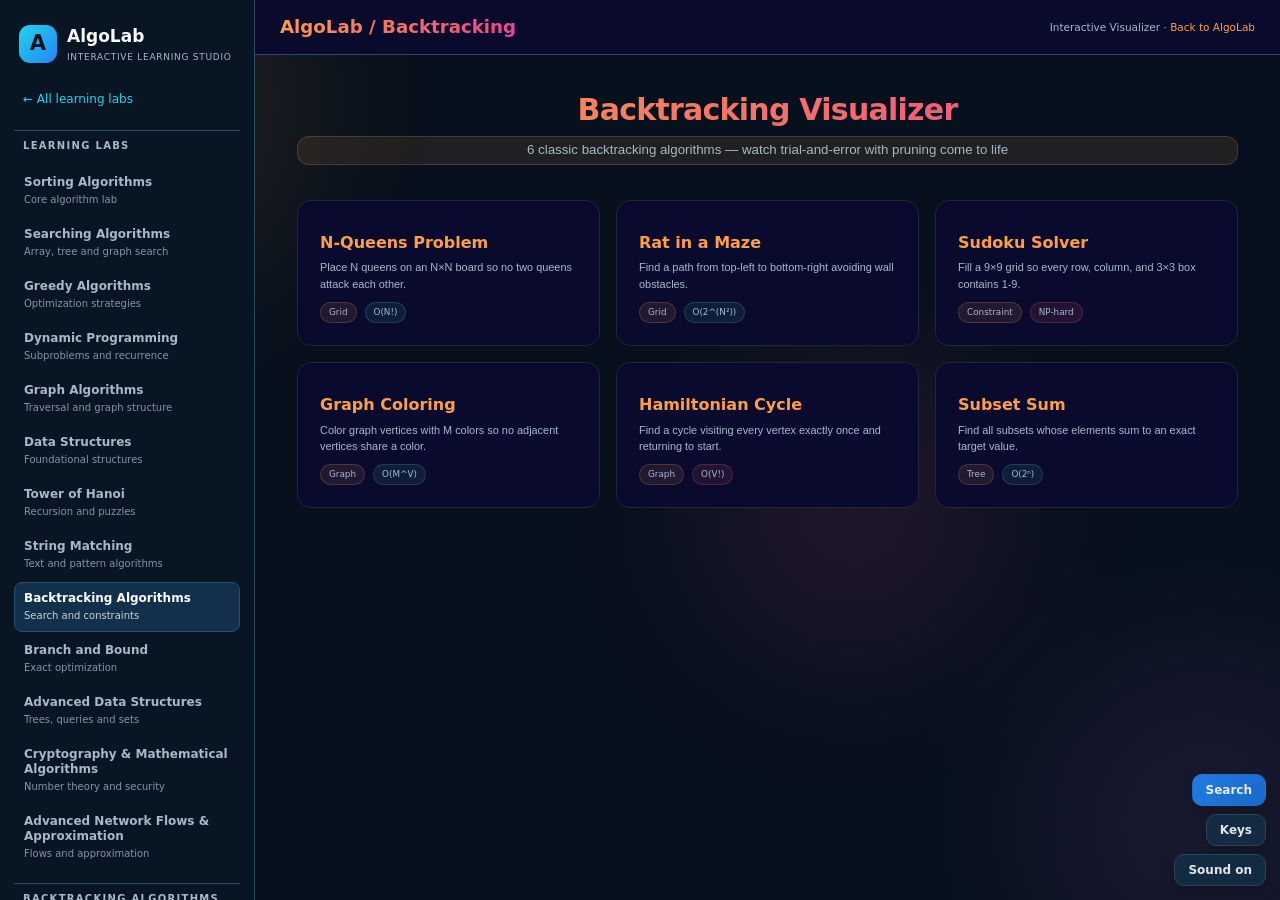
<file: backtracking.html>
<!DOCTYPE html>
<html lang="en">
<head>
<meta charset="UTF-8">
<meta name="viewport" content="width=device-width, initial-scale=1.0">
<title>Backtracking Algorithms | AlgoLab</title>

<style>
*{margin:0;padding:0;box-sizing:border-box}
:root{--bg:#060912;--card:#0a0a2e;--border:#1f2833;--accent:#00d4ff;--green:#48d0b0;--red:#ff6b6b;--gold:#f1c40f;--purple:#9b59b6;--pink:#e84393;--orange:#ff9f43;--text:#e0e0e0;--dim:#667080}
body{background:var(--bg);color:var(--text);font-family:'Segoe UI',system-ui,sans-serif;min-height:100vh;overflow-x:hidden}
.bg{position:fixed;top:0;left:0;width:100%;height:100%;z-index:0;pointer-events:none;overflow:hidden}
.bg .orb{position:absolute;border-radius:50%;filter:blur(80px);opacity:.12;animation:of 22s ease-in-out infinite}
.bg .orb:nth-child(1){width:400px;height:400px;background:var(--orange);top:-100px;left:-100px}
.bg .orb:nth-child(2){width:350px;height:350px;background:var(--purple);bottom:-100px;right:-100px;animation-delay:-8s}
.bg .orb:nth-child(3){width:300px;height:300px;background:var(--pink);top:40%;left:55%;animation-delay:-15s}
@keyframes of{0%,100%{transform:translate(0,0) scale(1)}33%{transform:translate(70px,-50px) scale(1.15)}66%{transform:translate(-50px,70px) scale(.85)}}
.header{position:relative;z-index:10;background:rgba(10,10,46,.92);backdrop-filter:blur(10px);padding:14px 25px;border-bottom:1px solid var(--border);display:flex;justify-content:space-between;align-items:center}
.logo{font-size:1.3rem;font-weight:800;background:linear-gradient(135deg,var(--orange),var(--pink));-webkit-background-clip:text;-webkit-text-fill-color:transparent}
.sub{color:var(--dim);font-size:.75rem}
.back-btn{padding:7px 16px;background:rgba(255,159,67,.1);border:1px solid var(--orange);border-radius:6px;color:var(--orange);font-size:.8rem;cursor:pointer;transition:all .2s;display:none}
.back-btn:hover{background:rgba(255,159,67,.2);transform:translateX(-3px)}
.back-btn.show{display:block}
.home{position:relative;z-index:1;max-width:1000px;margin:0 auto;padding:40px 20px;text-align:center}
.home h1{font-size:2.2rem;margin-bottom:8px;background:linear-gradient(135deg,var(--orange),var(--pink));-webkit-background-clip:text;-webkit-text-fill-color:transparent}
.home > .tag{color:var(--dim);font-size:.95rem;margin-bottom:35px}
.cards{display:grid;grid-template-columns:repeat(auto-fit,minmax(290px,1fr));gap:16px}
.card{background:var(--card);border:1px solid var(--border);border-radius:14px;padding:22px;cursor:pointer;transition:all .3s;position:relative;overflow:hidden;text-align:left}
.card::before{content:'';position:absolute;top:0;left:0;width:100%;height:3px;background:linear-gradient(90deg,var(--orange),var(--pink));transform:scaleX(0);transition:transform .3s;transform-origin:left}
.card:hover{transform:translateY(-6px);border-color:var(--orange);box-shadow:0 12px 40px rgba(255,159,67,.15)}
.card:hover::before{transform:scaleX(1)}
.card .ico{font-size:2rem;margin-bottom:10px}
.card h3{color:var(--orange);font-size:1rem;margin-bottom:6px}
.card p{color:var(--dim);font-size:.78rem;line-height:1.5;margin-bottom:10px}
.tags{display:flex;gap:8px;flex-wrap:wrap}
.tag{font-size:.63rem;padding:3px 8px;background:rgba(255,159,67,.1);border:1px solid rgba(255,159,67,.2);border-radius:12px;color:var(--orange)}
.tag.g{background:rgba(72,208,176,.1);border-color:rgba(72,208,176,.2);color:var(--green)}
.tag.r{background:rgba(255,107,107,.1);border-color:rgba(255,107,107,.2);color:var(--red)}
.algo{position:relative;z-index:1;max-width:1100px;margin:0 auto;padding:20px}
.algo-head{text-align:center;margin-bottom:18px}
.algo-head h2{color:var(--orange);font-size:1.4rem;margin-bottom:4px}
.algo-head p{color:var(--dim);font-size:.85rem}
.viz{background:rgba(10,10,46,.7);border:1px solid var(--border);border-radius:16px;padding:22px;min-height:340px;margin-bottom:14px;position:relative;overflow:hidden;backdrop-filter:blur(5px)}
.viz::before{content:'';position:absolute;top:0;left:0;right:0;height:1px;background:linear-gradient(90deg,transparent,var(--orange),transparent);opacity:.5}
.controls{display:flex;gap:10px;justify-content:center;margin-bottom:12px;flex-wrap:wrap;align-items:center}
.btn{padding:10px 24px;border:none;border-radius:8px;font-size:.85rem;font-weight:600;cursor:pointer;transition:all .2s}
.btn:hover{transform:translateY(-2px);box-shadow:0 4px 15px rgba(0,0,0,.3)}
.btn:active{transform:translateY(0)}.btn:disabled{opacity:.3;cursor:not-allowed;transform:none!important}
.b-play{background:linear-gradient(135deg,var(--orange),#e07820);color:#060912}
.b-step{background:rgba(255,159,67,.1);color:var(--orange);border:1px solid var(--orange)}
.b-reset{background:rgba(255,107,107,.1);color:var(--red);border:1px solid var(--red)}
.speed{display:flex;align-items:center;gap:8px;background:var(--card);border:1px solid var(--border);border-radius:8px;padding:6px 14px}
.speed label{font-size:.7rem;color:var(--dim);text-transform:uppercase;letter-spacing:1px}
.speed input[type=range]{width:80px;accent-color:var(--orange)}
.speed .val{font-size:.75rem;color:var(--orange);font-weight:600;min-width:35px}
.progress-bar{height:4px;background:var(--border);border-radius:2px;margin-bottom:12px;overflow:hidden}
.progress-fill{height:100%;background:linear-gradient(90deg,var(--orange),var(--green));border-radius:2px;transition:width .3s;width:0%}
.status{text-align:center;color:var(--dim);font-size:.88rem;min-height:24px;margin-bottom:12px;font-weight:500}
.status.ok{color:var(--green)}.status.hl{color:var(--gold)}.status.err{color:var(--red)}
.desc{background:rgba(15,15,39,.8);border:1px solid var(--border);border-radius:10px;padding:14px 18px;font-size:.78rem;color:var(--dim);line-height:1.7}
.desc b{color:var(--orange)}
.desc .cx{display:inline-block;margin-top:6px;padding:3px 10px;background:rgba(255,159,67,.08);border:1px solid rgba(255,159,67,.15);border-radius:12px;color:var(--orange);font-size:.72rem;font-family:monospace}
svg{display:block;margin:0 auto;max-width:100%}
.result{background:rgba(72,208,176,.06);border:1px solid var(--green);border-radius:10px;padding:14px;text-align:center;margin-top:12px;font-size:1rem;color:var(--green);font-weight:700;display:none;animation:su .4s ease}
.result.show{display:block}
@keyframes su{from{opacity:0;transform:translateY(10px)}to{opacity:1;transform:translateY(0)}}
/* GRID BOARD */
.board{display:grid;gap:2px;margin:0 auto;justify-content:center}
.cell{width:44px;height:44px;display:flex;align-items:center;justify-content:center;font-weight:700;font-size:1rem;border:1px solid var(--border);border-radius:4px;background:rgba(15,15,39,.6);color:var(--text);transition:all .3s}
.cell.hdr{background:rgba(255,159,67,.08);color:var(--orange);font-size:.7rem;border:none}
.cell.dark{background:rgba(31,40,51,.4)}
.cell.placed{background:rgba(72,208,176,.15);border-color:var(--green);color:var(--green);transform:scale(1.05);box-shadow:0 0 10px rgba(72,208,176,.3)}
.cell.cur{background:rgba(241,196,15,.2);border-color:var(--gold);color:var(--gold);transform:scale(1.1);box-shadow:0 0 12px rgba(241,196,15,.4);z-index:2}
.cell.conflict{background:rgba(255,107,107,.15);border-color:var(--red);color:var(--red);animation:shake .3s}
.cell.path{background:rgba(0,212,255,.12);border-color:var(--accent);color:var(--accent)}
.cell.block{background:rgba(255,107,107,.25);border-color:var(--red);color:var(--red);opacity:.6}
.cell.color1{background:rgba(255,107,107,.2);border-color:var(--red);color:var(--red)}
.cell.color2{background:rgba(0,212,255,.2);border-color:var(--accent);color:var(--accent)}
.cell.color3{background:rgba(72,208,176,.2);border-color:var(--green);color:var(--green)}
.cell.color4{background:rgba(155,89,182,.2);border-color:var(--purple);color:var(--purple)}
@keyframes shake{0%,100%{transform:translateX(0)}25%{transform:translateX(-4px)}75%{transform:translateX(4px)}}
/* Sudoku */
.sudoku{display:grid;grid-template-columns:repeat(9,36px);gap:1px;margin:0 auto;justify-content:center;background:var(--border);padding:2px;border-radius:6px}
.s-cell{width:36px;height:36px;display:flex;align-items:center;justify-content:center;font-weight:700;font-size:.9rem;background:rgba(15,15,39,.8);color:var(--text);transition:all .25s;border:1px solid transparent}
.s-cell.given{background:rgba(255,159,67,.1);color:var(--orange)}
.s-cell.filled{background:rgba(72,208,176,.1);color:var(--green)}
.s-cell.cur{background:rgba(241,196,15,.25);color:var(--gold);transform:scale(1.15);box-shadow:0 0 10px rgba(241,196,15,.4);z-index:2}
.s-cell.fail{background:rgba(255,107,107,.2);color:var(--red)}
.s-cell.brdr{border-color:var(--border)}
.s-cell.h3{border-top:2px solid var(--orange);border-left:2px solid var(--orange)}
/* Maze */
.maze{display:grid;gap:2px;margin:0 auto;justify-content:center}
.m-cell{width:44px;height:44px;display:flex;align-items:center;justify-content:center;font-size:1.2rem;border:1px solid var(--border);border-radius:4px;background:rgba(15,15,39,.6);transition:all .3s}
.m-cell.wall{background:rgba(255,107,107,.3);border-color:var(--red);color:var(--red)}
.m-cell.visited{background:rgba(0,212,255,.12);border-color:var(--accent)}
.m-cell.cur{background:rgba(241,196,15,.25);border-color:var(--gold);transform:scale(1.1);box-shadow:0 0 10px rgba(241,196,15,.4);z-index:2}
.m-cell.start{background:rgba(72,208,176,.2);border-color:var(--green);color:var(--green)}
.m-cell.end{background:rgba(155,89,182,.2);border-color:var(--purple);color:var(--purple)}
.m-cell.sol{background:rgba(72,208,176,.25);border-color:var(--green);color:var(--green)}
/* Tree / log */
.log{max-height:160px;overflow-y:auto;padding:8px;background:rgba(15,15,39,.6);border-radius:8px;margin-top:10px}
.log-line{font-size:.75rem;color:var(--dim);padding:3px 0;border-bottom:1px solid rgba(31,40,51,.5);font-family:monospace}
.log-line:last-child{border:none}
.log-line.hl{color:var(--gold)}
.log-line.ok{color:var(--green)}
.log-line.bad{color:var(--red)}
/* Subsets */
.subsets{display:flex;flex-wrap:wrap;gap:6px;justify-content:center;margin-top:10px}
.subset{padding:5px 10px;background:rgba(15,15,39,.8);border:1px solid var(--border);border-radius:6px;font-size:.78rem;color:var(--dim);transition:all .3s}
.subset.hit{border-color:var(--green);color:var(--green);background:rgba(72,208,176,.1);box-shadow:0 0 8px rgba(72,208,176,.2)}
.subset.cur{border-color:var(--gold);color:var(--gold)}
/* Hamiltonian graph */
.hgraph{display:flex;gap:20px;flex-wrap:wrap;justify-content:center;align-items:flex-start}
.err-msg{color:var(--red);text-align:center;padding:30px;font-size:.9rem}
.confetti{position:fixed;top:0;left:0;width:100%;height:100%;pointer-events:none;z-index:1000;overflow:hidden}
.confetti .pc{position:absolute;top:-10px;animation:cf linear forwards}
@keyframes cf{0%{top:-10px;opacity:1;transform:rotate(0)}100%{top:110%;opacity:0;transform:rotate(720deg)}}
@media(max-width:600px){.home h1{font-size:1.5rem}.cards{grid-template-columns:1fr}.viz{padding:14px}.btn{padding:8px 16px;font-size:.78rem}.cell,.m-cell{width:34px;height:34px;font-size:.85rem}.sudoku{grid-template-columns:repeat(9,30px)}.s-cell{width:30px;height:30px;font-size:.75rem}}

/* AlgoLab left navigation: consistent with Greedy and DP labs */
.panel{display:none}.panel.on{display:block}
.bt-app{position:relative;z-index:1;display:flex;min-height:calc(100vh - 58px);align-items:stretch}
.bt-sidebar{width:255px;flex:0 0 255px;background:rgba(8,18,32,.94);border-right:1px solid var(--border);padding:22px 15px;display:flex;flex-direction:column;gap:7px;backdrop-filter:blur(10px)}
.bt-brand{display:flex;align-items:center;gap:11px;padding:2px 7px 22px}.bt-brand-mark{width:39px;height:39px;display:grid;place-items:center;border-radius:11px;background:linear-gradient(135deg,var(--orange),var(--pink));color:#06101a;font-weight:900;font-size:21px}.bt-brand b{display:block;font-size:1.05rem;color:var(--text)}.bt-brand small{display:block;color:var(--dim);font-size:.72rem;margin-top:2px}
.bt-home-link{display:block;text-decoration:none;color:var(--orange);font-size:.82rem;padding:9px 10px;border:1px solid transparent;border-radius:8px;margin-bottom:12px}.bt-home-link:hover{background:rgba(255,159,67,.08);border-color:var(--border)}
.bt-side-title{padding:0 10px 7px;color:var(--dim);font-size:.68rem;font-weight:800;letter-spacing:1.4px}.bt-nav{display:flex;flex-direction:column;gap:3px}.bt-nav-btn{display:flex;align-items:center;gap:10px;width:100%;text-align:left;padding:10px 11px;border:1px solid transparent;border-radius:9px;background:transparent;color:var(--dim);font:inherit;font-size:.83rem;cursor:pointer;transition:all .18s}.bt-nav-btn .nav-icon{width:23px;text-align:center;font-size:1rem;flex-shrink:0}.bt-nav-btn:hover{background:rgba(255,159,67,.07);color:var(--text)}.bt-nav-btn.active{background:rgba(255,159,67,.12);border-color:rgba(255,159,67,.28);color:var(--text)}
.bt-side-note{margin-top:auto;padding:12px;border:1px solid var(--border);border-radius:10px;background:rgba(10,10,46,.65);color:var(--dim);font-size:.75rem;line-height:1.55}.bt-side-note b{color:var(--green);display:block;margin-bottom:4px}.bt-main{min-width:0;flex:1;padding:0 22px 25px}.bt-main .home,.bt-main .algo{max-width:1120px}.bt-main .home{padding-top:38px}.bt-main .algo{padding-top:20px}
.bt-learning{margin:18px 0 30px;background:var(--card);border:1px solid var(--border);border-radius:14px;padding:22px;color:var(--text)}.bt-learning .gl-head{display:flex;justify-content:space-between;align-items:center;gap:14px;flex-wrap:wrap;margin-bottom:16px}.bt-learning .gl-head h3{font-size:1.2rem;color:var(--orange)}.bt-learning .gl-head label{font-size:.8rem;color:var(--text)}.bt-learning .gl-head select{margin-left:8px;background:var(--bg);color:var(--text);border:1px solid var(--border);border-radius:7px;padding:8px;font:inherit}.bt-learning .gl-grid{display:grid;grid-template-columns:repeat(2,minmax(0,1fr));gap:14px}.bt-learning .gl-card{min-width:0;background:rgba(15,15,39,.8);border:1px solid var(--border);border-radius:10px;padding:16px;color:var(--text)}.bt-learning .gl-card h4{color:var(--orange);margin:0 0 8px;font-size:.95rem}.bt-learning .gl-card p{color:var(--text);font-size:.86rem;line-height:1.65}.bt-learning .gl-metrics{display:grid;grid-template-columns:repeat(2,minmax(0,1fr));gap:8px;margin-top:10px}.bt-learning .gl-metric{padding:10px;background:var(--bg);border:1px solid var(--border);border-radius:8px}.bt-learning .gl-metric b{display:block;color:var(--dim);font-size:.7rem;text-transform:uppercase;margin-bottom:4px}.bt-learning .gl-metric span{color:var(--green);font:600 .85rem ui-monospace,monospace}.bt-learning .gl-code{background:#101827;border:1px solid #344256;border-radius:9px;overflow:auto;max-height:460px;margin-top:10px}.bt-learning .gl-code pre{margin:0;padding:16px;min-width:max-content;color:#e5edf7;font:13px/1.65 Consolas,Monaco,monospace;tab-size:4;white-space:pre}.bt-learning .gl-note{font-size:.78rem;color:var(--dim)!important;margin-top:8px}.bt-learning .gl-special{margin-top:10px;padding:10px;border-left:3px solid var(--gold);background:rgba(241,196,15,.08);border-radius:5px}.bt-learning .gl-lang{font-size:.8rem}.bt-learning code .kw{color:#c792ea}.bt-learning code .str{color:#c3e88d}.bt-learning code .num{color:#f78c6c}.bt-learning code .com{color:#8292a8}
@media(max-width:800px){.bt-sidebar{width:220px;flex-basis:220px;padding:18px 10px}.bt-main{padding:0 12px 20px}}
@media(max-width:700px){.bt-learning .gl-grid{grid-template-columns:1fr}.bt-learning{padding:14px}.bt-learning .gl-metrics{grid-template-columns:1fr 1fr}}
@media(max-width:620px){.bt-app{display:block}.bt-sidebar{width:100%;padding:12px;display:block;border-right:0;border-bottom:1px solid var(--border)}.bt-brand{padding-bottom:10px}.bt-home-link{display:inline-block;margin:0 0 7px}.bt-side-title{padding-top:4px}.bt-nav{display:grid;grid-template-columns:repeat(2,minmax(0,1fr));gap:4px}.bt-nav-btn{padding:8px;font-size:.75rem}.bt-side-note{display:none}.bt-main{padding:0 10px 18px}.bt-main .home{padding:25px 8px}.bt-main .algo{padding:16px 4px}}

</style>
<link rel="stylesheet" href="design-system.css">
<style id="algolab-shared-typography">html,body,button,input,select,textarea{font-family:Inter,ui-sans-serif,system-ui,-apple-system,BlinkMacSystemFont,"Segoe UI",Roboto,Arial,sans-serif!important}body{-webkit-font-smoothing:antialiased;text-rendering:optimizeLegibility}</style>
<link rel="stylesheet" href="enhance.css"></head>
<body data-theme="dark">
<div class="shared-shell" id="sharedAlgoLabShell">
<aside class="shared-sidebar" aria-label="AlgoLab navigation">
<a class="shared-brand" href="index.html"><span class="shared-brand-mark">A</span><span><b>AlgoLab</b><small>INTERACTIVE LEARNING STUDIO</small></span></a>
<a class="shared-home" href="index.html">← All learning labs</a>
<div class="shared-side-title">LEARNING LABS</div>
<nav class="shared-nav" id="sharedAlgoLabNav" aria-label="Learning labs"><a class="nav-item" href="sorting.html" ><span>Sorting Algorithms</span><small>Core algorithm lab</small></a><a class="nav-item" href="searching.html"><span>Searching Algorithms</span><small>Array, tree and graph search</small></a><a class="nav-item" href="greedy.html" ><span>Greedy Algorithms</span><small>Optimization strategies</small></a><a class="nav-item" href="dp.html" ><span>Dynamic Programming</span><small>Subproblems and recurrence</small></a><a class="nav-item" href="graph.html" ><span>Graph Algorithms</span><small>Traversal and graph structure</small></a><a class="nav-item" href="data-structures.html"><span>Data Structures</span><small>Foundational structures</small></a><a class="nav-item" href="hanoi.html" ><span>Tower of Hanoi</span><small>Recursion and puzzles</small></a><a class="nav-item" href="string-matching.html" ><span>String Matching</span><small>Text and pattern algorithms</small></a><a class="nav-item active" href="backtracking.html" aria-current="page"><span>Backtracking Algorithms</span><small>Search and constraints</small></a><a class="nav-item" href="branch-bound.html" ><span>Branch and Bound</span><small>Exact optimization</small></a><a class="nav-item" href="advanced-data-structures.html" ><span>Advanced Data Structures</span><small>Trees, queries and sets</small></a><a class="nav-item" href="cryptography-math.html" ><span>Cryptography & Mathematical Algorithms</span><small>Number theory and security</small></a><a class="nav-item" href="advanced-network-flows.html" ><span>Advanced Network Flows & Approximation</span><small>Flows and approximation</small></a></nav>
<div class="shared-module-divider">BACKTRACKING ALGORITHMS</div>
<nav class="bt-nav" id="btNav">
    <button class="bt-nav-btn" data-a="0"><span class="nav-icon">♛</span><span>N-Queens</span></button>
    <button class="bt-nav-btn" data-a="1"><span class="nav-icon">🐀</span><span>Rat in a Maze</span></button>
    <button class="bt-nav-btn" data-a="2"><span class="nav-icon">▦</span><span>Sudoku Solver</span></button>
    <button class="bt-nav-btn" data-a="3"><span class="nav-icon">🎨</span><span>Graph Coloring</span></button>
    <button class="bt-nav-btn" data-a="4"><span class="nav-icon">◉</span><span>Hamiltonian Cycle</span></button>
    <button class="bt-nav-btn" data-a="5"><span class="nav-icon">🌿</span><span>Subset Sum</span></button>
  </nav>
<div class="bt-side-note"><b>Learning mode</b>Select a problem, then use Play or Next Step to follow each choice, conflict, and backtrack. Review the theory, complexity and code below each visualizer.</div>
<button type="button" class="shared-theme" id="themeToggle" aria-label="Switch theme">☾ Dark theme</button>
</aside>
<div class="shared-main" id="sharedMainContent">
<div class="bg"><div class="orb"></div><div class="orb"></div><div class="orb"></div></div>
<div class="header"><div class="logo"><a href="index.html" style="color:inherit;text-decoration:none">AlgoLab</a> / Backtracking</div><button class="back-btn" id="backBtn">← Home</button><div class="sub">Interactive Visualizer · <a href="index.html" style="color:var(--orange);text-decoration:none">Back to AlgoLab</a></div></div>

<div class="bt-app">

<main class="bt-main">
<div class="home" id="homeScreen">
<h1>Backtracking Visualizer</h1>
<p class="tag">6 classic backtracking algorithms — watch trial-and-error with pruning come to life</p>
<div class="cards">
<div class="card" data-a="0"><div class="ico"> </div><h3>N-Queens Problem</h3><p>Place N queens on an N×N board so no two queens attack each other.</p><div class="tags"><span class="tag">Grid</span><span class="tag g">O(N!)</span></div></div>
<div class="card" data-a="1"><div class="ico"> </div><h3>Rat in a Maze</h3><p>Find a path from top-left to bottom-right avoiding wall obstacles.</p><div class="tags"><span class="tag">Grid</span><span class="tag g">O(2^(N²))</span></div></div>
<div class="card" data-a="2"><div class="ico"> </div><h3>Sudoku Solver</h3><p>Fill a 9×9 grid so every row, column, and 3×3 box contains 1-9.</p><div class="tags"><span class="tag">Constraint</span><span class="tag r">NP-hard</span></div></div>
<div class="card" data-a="3"><div class="ico"> </div><h3>Graph Coloring</h3><p>Color graph vertices with M colors so no adjacent vertices share a color.</p><div class="tags"><span class="tag">Graph</span><span class="tag g">O(M^V)</span></div></div>
<div class="card" data-a="4"><div class="ico"> </div><h3>Hamiltonian Cycle</h3><p>Find a cycle visiting every vertex exactly once and returning to start.</p><div class="tags"><span class="tag">Graph</span><span class="tag r">O(V!)</span></div></div>
<div class="card" data-a="5"><div class="ico"> </div><h3>Subset Sum</h3><p>Find all subsets whose elements sum to an exact target value.</p><div class="tags"><span class="tag">Tree</span><span class="tag g">O(2ⁿ)</span></div></div>
</div>
</div>

<div class="algo" id="algoScreen" style="display:none">

<!-- 0: N-QUEENS -->
<div class="panel on" id="p0">
<div class="algo-head"><h2>N-Queens Problem</h2><p>Place N queens so no two attack each other</p></div>
<div class="viz">
<div id="nqBoard"></div>
<div class="log" id="nqLog"></div>
<div class="result" id="nqResult"></div>

</div>
<div class="progress-bar"><div class="progress-fill" id="prog0"></div></div>
<div class="status" id="s0">Press Play or Step to begin</div>
<div class="controls"><button class="btn b-play" id="play0">▶ Play</button><button class="btn b-step" id="step0">Next Step</button><button class="btn b-reset" id="reset0">Reset</button><div class="speed"><label>Speed</label><input type="range" min="150" max="1200" value="500" id="spd0"><span class="val" id="spdv0">0.5s</span></div></div>
<div class="desc"><b>How:</b> Place queens column by column. If a queen conflicts (row/diagonal attack), backtrack and try the next row. When all N queens are placed, a solution is found. <span class="cx">Time: O(N!) | Space: O(N)</span></div>
<section class="bt-learning" id="btLearn0"></section>
</div>

<!-- 1: RAT IN MAZE -->
<div class="panel" id="p1">
<div class="algo-head"><h2>Rat in a Maze</h2><p>Find a path from start to end avoiding walls</p></div>
<div class="viz">
<div id="mazeBoard"></div>
<div class="log" id="mazeLog"></div>
<div class="result" id="mazeResult"></div>

</div>
<div class="progress-bar"><div class="progress-fill" id="prog1"></div></div>
<div class="status" id="s1">Press Play or Step to begin</div>
<div class="controls"><button class="btn b-play" id="play1">▶ Play</button><button class="btn b-step" id="step1">Next Step</button><button class="btn b-reset" id="reset1">Reset</button><div class="speed"><label>Speed</label><input type="range" min="150" max="1200" value="400" id="spd1"><span class="val" id="spdv1">0.4s</span></div></div>
<div class="desc"><b>How:</b> Try moving right/down from each cell. Mark visited, recurse. If stuck (all neighbors blocked/visited), backtrack (unmark) and try another direction. <span class="cx">Time: O(4^(N²)) | Space: O(N²)</span></div>
<section class="bt-learning" id="btLearn1"></section>
</div>

<!-- 2: SUDOKU -->
<div class="panel" id="p2">
<div class="algo-head"><h2>Sudoku Solver</h2><p>Fill 9×9 grid satisfying all constraints</p></div>
<div class="viz">
<div id="sudokuBoard"></div>
<div class="log" id="sudokuLog"></div>
<div class="result" id="sudokuResult"></div>

</div>
<div class="progress-bar"><div class="progress-fill" id="prog2"></div></div>
<div class="status" id="s2">Press Play or Step to begin</div>
<div class="controls"><button class="btn b-play" id="play2">▶ Play</button><button class="btn b-step" id="step2">Next Step</button><button class="btn b-reset" id="reset2">Reset</button><div class="speed"><label>Speed</label><input type="range" min="50" max="800" value="200" id="spd2"><span class="val" id="spdv2">0.2s</span></div></div>
<div class="desc"><b>How:</b> Find the next empty cell. Try digits 1-9 that don't violate row/column/box constraints. If valid, place and recurse. If no digit works, backtrack. <span class="cx">Time: O(9^(N²)) | Space: O(N²)</span></div>
<section class="bt-learning" id="btLearn2"></section>
</div>

<!-- 3: GRAPH COLORING -->
<div class="panel" id="p3">
<div class="algo-head"><h2>Graph Coloring (m-Coloring)</h2><p>Color vertices so no adjacent vertices share a color</p></div>
<div class="viz">
<svg id="svg3" width="650" height="300"></svg>
<div class="log" id="gcLog"></div>
<div class="result" id="gcResult"></div>

</div>
<div class="progress-bar"><div class="progress-fill" id="prog3"></div></div>
<div class="status" id="s3">Press Play or Step to begin</div>
<div class="controls"><button class="btn b-play" id="play3">▶ Play</button><button class="btn b-step" id="step3">Next Step</button><button class="btn b-reset" id="reset3">Reset</button><div class="speed"><label>Speed</label><input type="range" min="150" max="1200" value="500" id="spd3"><span class="val" id="spdv3">0.5s</span></div></div>
<div class="desc"><b>How:</b> Assign colors to vertices one by one. If a color conflicts with an adjacent vertex, try the next color. If no color works, backtrack to the previous vertex. <span class="cx">Time: O(M^V) | Space: O(V)</span></div>
<section class="bt-learning" id="btLearn3"></section>
</div>

<!-- 4: HAMILTONIAN CYCLE -->
<div class="panel" id="p4">
<div class="algo-head"><h2>Hamiltonian Cycle</h2><p>Find a cycle visiting every vertex exactly once</p></div>
<div class="viz">
<svg id="svg4" width="650" height="300"></svg>
<div class="log" id="hamLog"></div>
<div class="result" id="hamResult"></div>

</div>
<div class="progress-bar"><div class="progress-fill" id="prog4"></div></div>
<div class="status" id="s4">Press Play or Step to begin</div>
<div class="controls"><button class="btn b-play" id="play4">▶ Play</button><button class="btn b-step" id="step4">Next Step</button><button class="btn b-reset" id="reset4">Reset</button><div class="speed"><label>Speed</label><input type="range" min="150" max="1200" value="500" id="spd4"><span class="val" id="spdv4">0.5s</span></div></div>
<div class="desc"><b>How:</b> Build a path vertex by vertex. At each step, add an unvisited neighbor. If no unvisited neighbor exists or can't return to start, backtrack. When all V vertices are in path and last connects to first, a cycle is found. <span class="cx">Time: O(V!) | Space: O(V)</span></div>
<section class="bt-learning" id="btLearn4"></section>
</div>

<!-- 5: SUBSET SUM -->
<div class="panel" id="p5">
<div class="algo-head"><h2>Subset Sum Problem</h2><p>Find all subsets whose elements sum to the target</p></div>
<div class="viz">
<div style="text-align:center;margin-bottom:8px" id="ssInfo"></div>
<svg id="svg5" width="700" height="260"></svg>
<div class="subsets" id="ssSubsets"></div>
<div class="result" id="ssResult"></div>

</div>
<div class="progress-bar"><div class="progress-fill" id="prog5"></div></div>
<div class="status" id="s5">Press Play or Step to begin</div>
<div class="controls"><button class="btn b-play" id="play5">▶ Play</button><button class="btn b-step" id="step5">Next Step</button><button class="btn b-reset" id="reset5">Reset</button><div class="speed"><label>Speed</label><input type="range" min="200" max="1500" value="600" id="spd5"><span class="val" id="spdv5">0.6s</span></div></div>
<div class="desc"><b>How:</b> Build a binary decision tree — at each element, either include it or exclude it. If sum exceeds target, prune. If sum equals target, record the subset. <span class="cx">Time: O(2ⁿ) | Space: O(n)</span></div>
<section class="bt-learning" id="btLearn5"></section>
</div>

</div>
</main>
</div>
<div class="confetti" id="confetti"></div>
<script src="backtracking-algorithms.js"></script><script src="backtracking-learning.js"></script><script>
(function(){
 const nav=[...document.querySelectorAll(".bt-nav-btn")];
 const cards=[...document.querySelectorAll(".card[data-a]")];
 function activate(i){nav.forEach(b=>b.classList.toggle("active",Number(b.dataset.a)===i));}
 nav.forEach(b=>b.addEventListener("click",()=>{const i=Number(b.dataset.a);const card=cards.find(c=>Number(c.dataset.a)===i);if(card)card.click();activate(i);}));
 cards.forEach(c=>c.addEventListener("click",()=>activate(Number(c.dataset.a))));
 document.getElementById("backBtn").addEventListener("click",()=>nav.forEach(b=>b.classList.remove("active")));
})();
</script>
<script src="theme.js"></script>
</div></div>
<script src="enhance.js" defer></script></body>
</html>
</file>
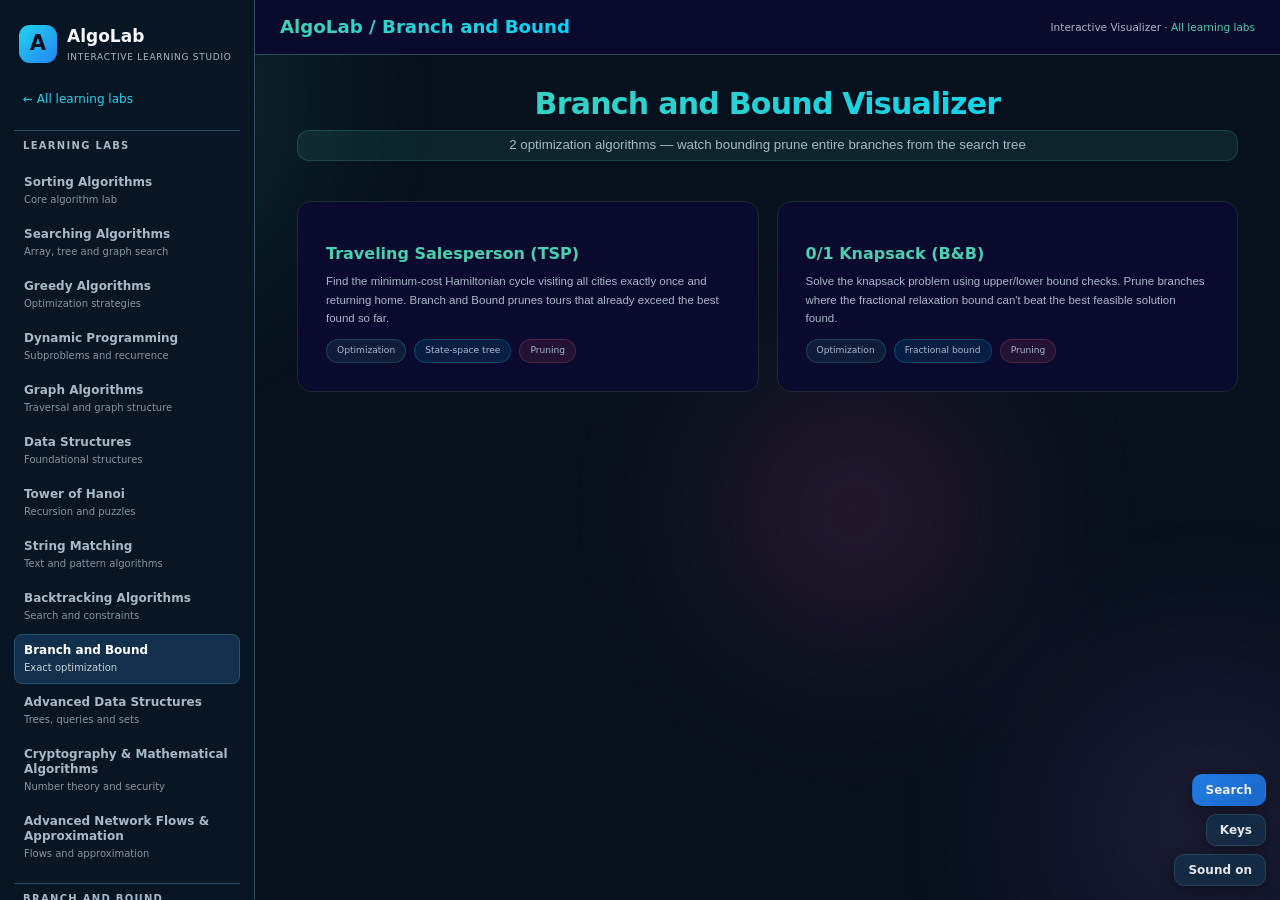
<file: branch-bound.html>
<!DOCTYPE html>
<html lang="en">
<head>
<meta charset="UTF-8">
<meta name="viewport" content="width=device-width, initial-scale=1.0">
<title>Branch and Bound | AlgoLab</title>

<style>
*{margin:0;padding:0;box-sizing:border-box}
:root{--bg:#060912;--card:#0a0a2e;--border:#1f2833;--accent:#00d4ff;--green:#48d0b0;--red:#ff6b6b;--gold:#f1c40f;--purple:#9b59b6;--pink:#e84393;--text:#e0e0e0;--dim:#667080}
body{background:var(--bg);color:var(--text);font-family:'Segoe UI',system-ui,sans-serif;min-height:100vh;overflow-x:hidden}
.bg{position:fixed;top:0;left:0;width:100%;height:100%;z-index:0;pointer-events:none;overflow:hidden}
.bg .orb{position:absolute;border-radius:50%;filter:blur(80px);opacity:.12;animation:of 22s ease-in-out infinite}
.bg .orb:nth-child(1){width:400px;height:400px;background:var(--green);top:-100px;left:-100px}
.bg .orb:nth-child(2){width:350px;height:350px;background:var(--purple);bottom:-100px;right:-100px;animation-delay:-8s}
.bg .orb:nth-child(3){width:300px;height:300px;background:var(--pink);top:40%;left:55%;animation-delay:-15s}
@keyframes of{0%,100%{transform:translate(0,0) scale(1)}33%{transform:translate(70px,-50px) scale(1.15)}66%{transform:translate(-50px,70px) scale(.85)}}
.header{position:relative;z-index:10;background:rgba(10,10,46,.92);backdrop-filter:blur(10px);padding:14px 25px;border-bottom:1px solid var(--border);display:flex;justify-content:space-between;align-items:center}
.logo{font-size:1.3rem;font-weight:800;background:linear-gradient(135deg,var(--green),var(--accent));-webkit-background-clip:text;-webkit-text-fill-color:transparent}
.sub{color:var(--dim);font-size:.75rem}
.back-btn{padding:7px 16px;background:rgba(72,208,176,.1);border:1px solid var(--green);border-radius:6px;color:var(--green);font-size:.8rem;cursor:pointer;transition:all .2s;display:none}
.back-btn:hover{background:rgba(72,208,176,.2);transform:translateX(-3px)}
.back-btn.show{display:block}
.home{position:relative;z-index:1;max-width:800px;margin:0 auto;padding:50px 20px;text-align:center}
.home h1{font-size:2.2rem;margin-bottom:8px;background:linear-gradient(135deg,var(--green),var(--accent));-webkit-background-clip:text;-webkit-text-fill-color:transparent}
.home > .tag{color:var(--dim);font-size:.95rem;margin-bottom:40px}
.cards{display:grid;grid-template-columns:repeat(auto-fit,minmax(300px,1fr));gap:18px}
.card{background:var(--card);border:1px solid var(--border);border-radius:14px;padding:28px;cursor:pointer;transition:all .3s;position:relative;overflow:hidden;text-align:left}
.card::before{content:'';position:absolute;top:0;left:0;width:100%;height:3px;background:linear-gradient(90deg,var(--green),var(--accent));transform:scaleX(0);transition:transform .3s;transform-origin:left}
.card:hover{transform:translateY(-6px);border-color:var(--green);box-shadow:0 12px 40px rgba(72,208,176,.15)}
.card:hover::before{transform:scaleX(1)}
.card .ico{font-size:2.5rem;margin-bottom:14px}
.card h3{color:var(--green);font-size:1.15rem;margin-bottom:8px}
.card p{color:var(--dim);font-size:.82rem;line-height:1.6;margin-bottom:12px}
.tags{display:flex;gap:8px;flex-wrap:wrap}
.tag{font-size:.65rem;padding:4px 10px;background:rgba(72,208,176,.1);border:1px solid rgba(72,208,176,.2);border-radius:12px;color:var(--green)}
.tag.a{background:rgba(0,212,255,.1);border-color:rgba(0,212,255,.2);color:var(--accent)}
.tag.r{background:rgba(255,107,107,.1);border-color:rgba(255,107,107,.2);color:var(--red)}
.algo{position:relative;z-index:1;max-width:1100px;margin:0 auto;padding:20px}
.algo-head{text-align:center;margin-bottom:18px}
.algo-head h2{color:var(--green);font-size:1.4rem;margin-bottom:4px}
.algo-head p{color:var(--dim);font-size:.85rem}
.viz{background:rgba(10,10,46,.7);border:1px solid var(--border);border-radius:16px;padding:22px;min-height:360px;margin-bottom:14px;position:relative;overflow:hidden;backdrop-filter:blur(5px)}
.viz::before{content:'';position:absolute;top:0;left:0;right:0;height:1px;background:linear-gradient(90deg,transparent,var(--green),transparent);opacity:.5}
.controls{display:flex;gap:10px;justify-content:center;margin-bottom:12px;flex-wrap:wrap;align-items:center}
.btn{padding:10px 24px;border:none;border-radius:8px;font-size:.85rem;font-weight:600;cursor:pointer;transition:all .2s}
.btn:hover{transform:translateY(-2px);box-shadow:0 4px 15px rgba(0,0,0,.3)}
.btn:active{transform:translateY(0)}.btn:disabled{opacity:.3;cursor:not-allowed;transform:none!important}
.b-play{background:linear-gradient(135deg,var(--green),#2a9d80);color:#060912}
.b-step{background:rgba(72,208,176,.1);color:var(--green);border:1px solid var(--green)}
.b-reset{background:rgba(255,107,107,.1);color:var(--red);border:1px solid var(--red)}
.speed{display:flex;align-items:center;gap:8px;background:var(--card);border:1px solid var(--border);border-radius:8px;padding:6px 14px}
.speed label{font-size:.7rem;color:var(--dim);text-transform:uppercase;letter-spacing:1px}
.speed input[type=range]{width:80px;accent-color:var(--green)}
.speed .val{font-size:.75rem;color:var(--green);font-weight:600;min-width:35px}
.progress-bar{height:4px;background:var(--border);border-radius:2px;margin-bottom:12px;overflow:hidden}
.progress-fill{height:100%;background:linear-gradient(90deg,var(--green),var(--accent));border-radius:2px;transition:width .3s;width:0%}
.status{text-align:center;color:var(--dim);font-size:.88rem;min-height:24px;margin-bottom:12px;font-weight:500}
.status.ok{color:var(--green)}.status.hl{color:var(--gold)}.status.err{color:var(--red)}
.desc{background:rgba(15,15,39,.8);border:1px solid var(--border);border-radius:10px;padding:14px 18px;font-size:.78rem;color:var(--dim);line-height:1.7}
.desc b{color:var(--green)}
.desc .cx{display:inline-block;margin-top:6px;padding:3px 10px;background:rgba(72,208,176,.08);border:1px solid rgba(72,208,176,.15);border-radius:12px;color:var(--green);font-size:.72rem;font-family:monospace}
svg{display:block;margin:0 auto;max-width:100%}
.result{background:rgba(72,208,176,.06);border:1px solid var(--green);border-radius:10px;padding:14px;text-align:center;margin-top:12px;font-size:1rem;color:var(--green);font-weight:700;display:none;animation:su .4s ease}
.result.show{display:block}
@keyframes su{from{opacity:0;transform:translateY(10px)}to{opacity:1;transform:translateY(0)}}
/* AlgoLab navigation and theory panels */
.panel{display:none}.panel.on{display:block}
.bb-app{position:relative;z-index:1;display:flex;min-height:calc(100vh - 58px);align-items:stretch}
.bb-sidebar{width:255px;flex:0 0 255px;background:rgba(8,18,32,.94);border-right:1px solid var(--border);padding:22px 15px;display:flex;flex-direction:column;gap:7px;backdrop-filter:blur(10px)}
.bb-brand{display:flex;align-items:center;gap:11px;padding:2px 7px 22px}.bb-brand-mark{width:39px;height:39px;display:grid;place-items:center;border-radius:11px;background:linear-gradient(135deg,var(--green),var(--accent));color:#06101a;font-weight:900;font-size:21px}.bb-brand b{display:block;font-size:1.05rem;color:var(--text)}.bb-brand small{display:block;color:var(--dim);font-size:.72rem;margin-top:2px}
.bb-home-link{display:block;text-decoration:none;color:var(--green);font-size:.82rem;padding:9px 10px;border:1px solid transparent;border-radius:8px;margin-bottom:12px}.bb-home-link:hover{background:rgba(72,208,176,.08);border-color:var(--border)}
.bb-side-title{padding:0 10px 7px;color:var(--dim);font-size:.68rem;font-weight:800;letter-spacing:1.2px}.bb-nav{display:flex;flex-direction:column;gap:3px}.bb-nav-btn{display:flex;align-items:center;gap:9px;width:100%;text-align:left;padding:9px 10px;border:1px solid transparent;border-radius:9px;background:transparent;color:var(--dim);font:inherit;font-size:.79rem;cursor:pointer;transition:all .18s}.bb-nav-btn .nav-icon{width:23px;text-align:center;font-size:1rem;flex-shrink:0}.bb-nav-btn:hover{background:rgba(72,208,176,.07);color:var(--text)}.bb-nav-btn.active{background:rgba(72,208,176,.12);border-color:rgba(72,208,176,.28);color:var(--text)}
.bb-side-note{margin-top:auto;padding:12px;border:1px solid var(--border);border-radius:10px;background:rgba(10,10,46,.65);color:var(--dim);font-size:.75rem;line-height:1.55}.bb-side-note b{color:var(--green);display:block;margin-bottom:4px}.bb-main{min-width:0;flex:1;padding:0 22px 25px}.bb-main .home,.bb-main .algo{max-width:1120px}.bb-main .home{padding-top:32px}.bb-main .algo{padding:20px 0}.bb-main .home .cards{grid-template-columns:repeat(auto-fit,minmax(230px,1fr))}
.bb-learning{margin:18px 0 30px;background:var(--card);border:1px solid var(--border);border-radius:14px;padding:22px;color:var(--text)}.bb-learning .gl-head{display:flex;justify-content:space-between;align-items:center;gap:14px;flex-wrap:wrap;margin-bottom:16px}.bb-learning .gl-head h3{font-size:1.2rem;color:var(--green)}.bb-learning .gl-head label{font-size:.8rem;color:var(--text)}.bb-learning .gl-head select{margin-left:8px;background:var(--bg);color:var(--text);border:1px solid var(--border);border-radius:7px;padding:8px;font:inherit}.bb-learning .gl-grid{display:grid;grid-template-columns:repeat(2,minmax(0,1fr));gap:14px}.bb-learning .gl-card{min-width:0;background:rgba(15,15,39,.8);border:1px solid var(--border);border-radius:10px;padding:16px;color:var(--text)}.bb-learning .gl-card h4{color:var(--green);margin:0 0 8px;font-size:.95rem}.bb-learning .gl-card p{color:var(--text);font-size:.86rem;line-height:1.65}.bb-learning .gl-metrics{display:grid;grid-template-columns:repeat(2,minmax(0,1fr));gap:8px;margin-top:10px}.bb-learning .gl-metric{padding:10px;background:var(--bg);border:1px solid var(--border);border-radius:8px}.bb-learning .gl-metric b{display:block;color:var(--dim);font-size:.7rem;text-transform:uppercase;margin-bottom:4px}.bb-learning .gl-metric span{color:var(--green);font:600 .85rem ui-monospace,monospace}.bb-learning .gl-code{background:#101827;border:1px solid #344256;border-radius:9px;overflow:auto;max-height:460px;margin-top:10px}.bb-learning .gl-code pre{margin:0;padding:16px;min-width:max-content;color:#e5edf7;font:13px/1.65 Consolas,Monaco,monospace;tab-size:4;white-space:pre}.bb-learning .gl-note{font-size:.78rem;color:var(--dim)!important;margin-top:8px}.bb-learning .gl-special{margin-top:10px;padding:10px;border-left:3px solid var(--gold);background:rgba(241,196,15,.08);border-radius:5px}.bb-learning .gl-lang{font-size:.8rem}.bb-learning code .kw{color:#c792ea}.bb-learning code .str{color:#c3e88d}.bb-learning code .num{color:#f78c6c}.bb-learning code .com{color:#8292a8}
@media(max-width:800px){.bb-sidebar{width:220px;flex-basis:220px;padding:18px 10px}.bb-main{padding:0 12px 20px}}@media(max-width:700px){.bb-learning .gl-grid{grid-template-columns:1fr}.bb-learning{padding:14px}}@media(max-width:620px){.bb-app{display:block}.bb-sidebar{width:100%;padding:12px;display:block;border-right:0;border-bottom:1px solid var(--border)}.bb-brand{padding-bottom:10px}.bb-home-link{display:inline-block;margin:0 0 7px}.bb-side-title{padding-top:4px}.bb-nav{display:grid;grid-template-columns:repeat(2,minmax(0,1fr));gap:4px}.bb-nav-btn{padding:8px;font-size:.75rem}.bb-side-note{display:none}.bb-main{padding:0 10px 18px}.bb-main .home{padding:25px 8px}.bb-main .algo{padding:16px 4px}.bb-learning .gl-metrics{grid-template-columns:1fr 1fr}}
/* Tree */
.tree-node{transition:all .3s}
/* Knapsack items */
.item{display:flex;justify-content:space-between;align-items:center;padding:7px 12px;background:rgba(10,10,46,.6);border-radius:7px;margin-bottom:5px;font-size:.82rem;border:1px solid transparent;transition:all .35s}
.item.taken{border-color:var(--green);background:rgba(72,208,176,.08)}
.item.skip{opacity:.35}
.item.hl{border-color:var(--gold);background:rgba(241,196,15,.08)}
/* Bound display */
.bounds{display:flex;gap:15px;justify-content:center;margin-top:12px;flex-wrap:wrap}
.bound{padding:8px 16px;background:rgba(15,15,39,.8);border:1px solid var(--border);border-radius:8px;text-align:center;min-width:120px}
.bound .lbl{font-size:.65rem;color:var(--dim);text-transform:uppercase;letter-spacing:1px}
.bound .val{font-size:1.3rem;font-weight:700;margin-top:2px}
.bound .val.gold{color:var(--gold)}
.bound .val.green{color:var(--green)}
.bound .val.red{color:var(--red)}
/* Log */
.log{max-height:160px;overflow-y:auto;padding:8px;background:rgba(15,15,39,.6);border-radius:8px;margin-top:10px}
.log-line{font-size:.75rem;color:var(--dim);padding:3px 0;border-bottom:1px solid rgba(31,40,51,.5);font-family:monospace}
.log-line:last-child{border:none}
.log-line.hl{color:var(--gold)}
.log-line.ok{color:var(--green)}
.log-line.bad{color:var(--red)}
/* TSP path */
.path-display{display:flex;gap:6px;justify-content:center;flex-wrap:wrap;margin-top:10px;align-items:center}
.path-node{width:36px;height:36px;border-radius:50%;display:flex;align-items:center;justify-content:center;font-weight:700;font-size:.85rem;border:2px solid var(--border);background:rgba(15,15,39,.8);color:var(--dim);transition:all .3s}
.path-node.active{border-color:var(--gold);color:var(--gold);transform:scale(1.15);box-shadow:0 0 10px rgba(241,196,15,.3)}
.path-node.visited{border-color:var(--green);color:var(--green);background:rgba(72,208,176,.1)}
.path-node.best{border-color:var(--accent);color:var(--accent);background:rgba(0,212,255,.1)}
.path-arrow{color:var(--dim);font-size:.8rem}
.err-msg{color:var(--red);text-align:center;padding:30px;font-size:.9rem}
.confetti{position:fixed;top:0;left:0;width:100%;height:100%;pointer-events:none;z-index:1000;overflow:hidden}
.confetti .pc{position:absolute;top:-10px;animation:cf linear forwards}
@keyframes cf{0%{top:-10px;opacity:1;transform:rotate(0)}100%{top:110%;opacity:0;transform:rotate(720deg)}}
@media(max-width:600px){.home h1{font-size:1.5rem}.cards{grid-template-columns:1fr}.viz{padding:14px}.btn{padding:8px 16px;font-size:.78rem}}
</style>
<link rel="stylesheet" href="design-system.css">
<style id="algolab-shared-typography">html,body,button,input,select,textarea{font-family:Inter,ui-sans-serif,system-ui,-apple-system,BlinkMacSystemFont,"Segoe UI",Roboto,Arial,sans-serif!important}body{-webkit-font-smoothing:antialiased;text-rendering:optimizeLegibility}</style>
<link rel="stylesheet" href="enhance.css"></head>
<body data-theme="dark">
<div class="shared-shell" id="sharedAlgoLabShell">
<aside class="shared-sidebar" aria-label="AlgoLab navigation">
<a class="shared-brand" href="index.html"><span class="shared-brand-mark">A</span><span><b>AlgoLab</b><small>INTERACTIVE LEARNING STUDIO</small></span></a>
<a class="shared-home" href="index.html">← All learning labs</a>
<div class="shared-side-title">LEARNING LABS</div>
<nav class="shared-nav" id="sharedAlgoLabNav" aria-label="Learning labs"><a class="nav-item" href="sorting.html" ><span>Sorting Algorithms</span><small>Core algorithm lab</small></a><a class="nav-item" href="searching.html"><span>Searching Algorithms</span><small>Array, tree and graph search</small></a><a class="nav-item" href="greedy.html" ><span>Greedy Algorithms</span><small>Optimization strategies</small></a><a class="nav-item" href="dp.html" ><span>Dynamic Programming</span><small>Subproblems and recurrence</small></a><a class="nav-item" href="graph.html" ><span>Graph Algorithms</span><small>Traversal and graph structure</small></a><a class="nav-item" href="data-structures.html"><span>Data Structures</span><small>Foundational structures</small></a><a class="nav-item" href="hanoi.html" ><span>Tower of Hanoi</span><small>Recursion and puzzles</small></a><a class="nav-item" href="string-matching.html" ><span>String Matching</span><small>Text and pattern algorithms</small></a><a class="nav-item" href="backtracking.html" ><span>Backtracking Algorithms</span><small>Search and constraints</small></a><a class="nav-item active" href="branch-bound.html" aria-current="page"><span>Branch and Bound</span><small>Exact optimization</small></a><a class="nav-item" href="advanced-data-structures.html" ><span>Advanced Data Structures</span><small>Trees, queries and sets</small></a><a class="nav-item" href="cryptography-math.html" ><span>Cryptography & Mathematical Algorithms</span><small>Number theory and security</small></a><a class="nav-item" href="advanced-network-flows.html" ><span>Advanced Network Flows & Approximation</span><small>Flows and approximation</small></a></nav>
<div class="shared-module-divider">BRANCH AND BOUND</div>
<nav class="bb-nav" id="bbNav"><button class="bb-nav-btn" data-a="0"><span class="nav-icon">🗺️</span><span>Traveling Salesperson</span></button><button class="bb-nav-btn" data-a="1"><span class="nav-icon">🎒</span><span>0/1 Knapsack</span></button></nav>
<div class="bb-side-note"><b>Learning mode</b>Select an optimization problem, then use Play or Next Step to follow bounds, decisions and pruned branches. Review theory, complexity and code below each visualizer.</div>
<button type="button" class="shared-theme" id="themeToggle" aria-label="Switch theme">☾ Dark theme</button>
</aside>
<div class="shared-main" id="sharedMainContent">
<div class="bg"><div class="orb"></div><div class="orb"></div><div class="orb"></div></div>
<div class="header"><div class="logo"><a href="index.html" style="color:inherit;text-decoration:none">AlgoLab</a> / Branch and Bound</div><button class="back-btn" id="backBtn">← Overview</button><div class="sub">Interactive Visualizer · <a href="index.html" style="color:var(--green);text-decoration:none">All learning labs</a></div></div>

<div class="bb-app">
<main class="bb-main">
<div class="home" id="homeScreen">
<h1>Branch and Bound Visualizer</h1>
<p class="tag">2 optimization algorithms — watch bounding prune entire branches from the search tree</p>
<div class="cards">
<div class="card" data-a="0"><div class="ico"> </div><h3>Traveling Salesperson (TSP)</h3><p>Find the minimum-cost Hamiltonian cycle visiting all cities exactly once and returning home. Branch and Bound prunes tours that already exceed the best found so far.</p><div class="tags"><span class="tag">Optimization</span><span class="tag a">State-space tree</span><span class="tag r">Pruning</span></div></div>
<div class="card" data-a="1"><div class="ico"> </div><h3>0/1 Knapsack (B&amp;B)</h3><p>Solve the knapsack problem using upper/lower bound checks. Prune branches where the fractional relaxation bound can't beat the best feasible solution found.</p><div class="tags"><span class="tag">Optimization</span><span class="tag a">Fractional bound</span><span class="tag r">Pruning</span></div></div>
</div>
</div>

<div class="algo" id="algoScreen" style="display:none">

<!-- 0: TSP -->
<div class="panel on" id="p0">
<div class="algo-head"><h2>Traveling Salesperson Problem</h2><p>Minimum-cost tour with Branch and Bound pruning</p></div>
<div class="viz">
<div style="display:flex;gap:20px;flex-wrap:wrap;justify-content:center">
<div style="flex:1;min-width:280px"><svg id="svgTsp" width="320" height="280"></svg></div>
<div style="flex:1;min-width:300px">
<div class="bounds">
<div class="bound"><div class="lbl">Current Path</div><div class="val gold" id="tspPathCost">0</div></div>
<div class="bound"><div class="lbl">Best Tour</div><div class="val green" id="tspBestCost">∞</div></div>
<div class="bound"><div class="lbl">Bound</div><div class="val red" id="tspBound">∞</div></div>
</div>
<div class="path-display" id="tspPathDisplay"></div>
<div class="log" id="tspLog" style="max-height:140px"></div>
</div>
</div>
<div class="result" id="tspResult"></div>
</div>
<div class="progress-bar"><div class="progress-fill" id="prog0"></div></div>
<div class="status" id="s0">Press Play or Step to begin</div>
<div class="controls"><button class="btn b-play" id="play0">▶ Play</button><button class="btn b-step" id="step0">Next Step</button><button class="btn b-reset" id="reset0">Reset</button><div class="speed"><label>Speed</label><input type="range" min="200" max="1500" value="700" id="spd0"><span class="val" id="spdv0">0.7s</span></div></div>
<div class="desc"><b>How:</b> Build tours city by city. At each node compute a lower bound (current cost + minimum edges to unvisited). If bound ≥ best tour cost, prune the entire branch. Update best when a complete tour is found. <span class="cx">Time: O(n!) worst, pruned to much less | Space: O(n)</span></div>
<section class="bb-learning" id="bbLearn0"></section>
</div>

<!-- 1: KNAPSACK B&B -->
<div class="panel" id="p1">
<div class="algo-head"><h2>0/1 Knapsack (Branch &amp; Bound)</h2><p>Fractional relaxation bound pruning</p></div>
<div class="viz">
<div style="display:flex;gap:20px;flex-wrap:wrap;justify-content:center">
<div style="flex:1;min-width:240px"><div style="font-size:.65rem;color:var(--dim);text-transform:uppercase;letter-spacing:1.5px;margin-bottom:8px">Items (sorted by ratio)</div><div id="kbItems"></div></div>
<div style="flex:1;min-width:300px">
<div class="bounds">
<div class="bound"><div class="lbl">Current Value</div><div class="val gold" id="kbCur">0</div></div>
<div class="bound"><div class="lbl">Upper Bound</div><div class="val red" id="kbUb">0</div></div>
<div class="bound"><div class="lbl">Best Feasible</div><div class="val green" id="kbBest">0</div></div>
</div>
<div class="log" id="kbLog" style="max-height:160px"></div>
</div>
</div>
<div class="result" id="kbResult"></div>
</div>
<div class="progress-bar"><div class="progress-fill" id="prog1"></div></div>
<div class="status" id="s1">Press Play or Step to begin</div>
<div class="controls"><button class="btn b-play" id="play1">▶ Play</button><button class="btn b-step" id="step1">Next Step</button><button class="btn b-reset" id="reset1">Reset</button><div class="speed"><label>Speed</label><input type="range" min="200" max="1500" value="700" id="spd1"><span class="val" id="spdv1">0.7s</span></div></div>
<div class="desc"><b>How:</b> Sort items by value/weight ratio. At each node, compute upper bound using fractional knapsack relaxation of remaining items. If bound ≤ best feasible value, prune. When a leaf gives a feasible solution better than best, update. <span class="cx">Time: O(2ⁿ) worst, pruned | Space: O(n)</span></div>
<section class="bb-learning" id="bbLearn1"></section>
</div>

</div>
</div></main></div>
<div class="confetti" id="confetti"></div>
<script src="branch-bound-algorithms.js"></script><script src="branch-bound-learning.js"></script><script>
(function(){const nav=[...document.querySelectorAll(".bb-nav-btn")];const cards=[...document.querySelectorAll(".card[data-a]")];function activate(i){nav.forEach(b=>b.classList.toggle("active",Number(b.dataset.a)===i));}nav.forEach(b=>b.addEventListener("click",()=>{const i=Number(b.dataset.a);const c=cards.find(x=>Number(x.dataset.a)===i);if(c)c.click();activate(i);}));cards.forEach(c=>c.addEventListener("click",()=>activate(Number(c.dataset.a))));document.getElementById("backBtn").addEventListener("click",()=>nav.forEach(b=>b.classList.remove("active")));})();
</script>
<script src="theme.js"></script>
</div>
<script src="enhance.js" defer></script></body>
</html>
</file>
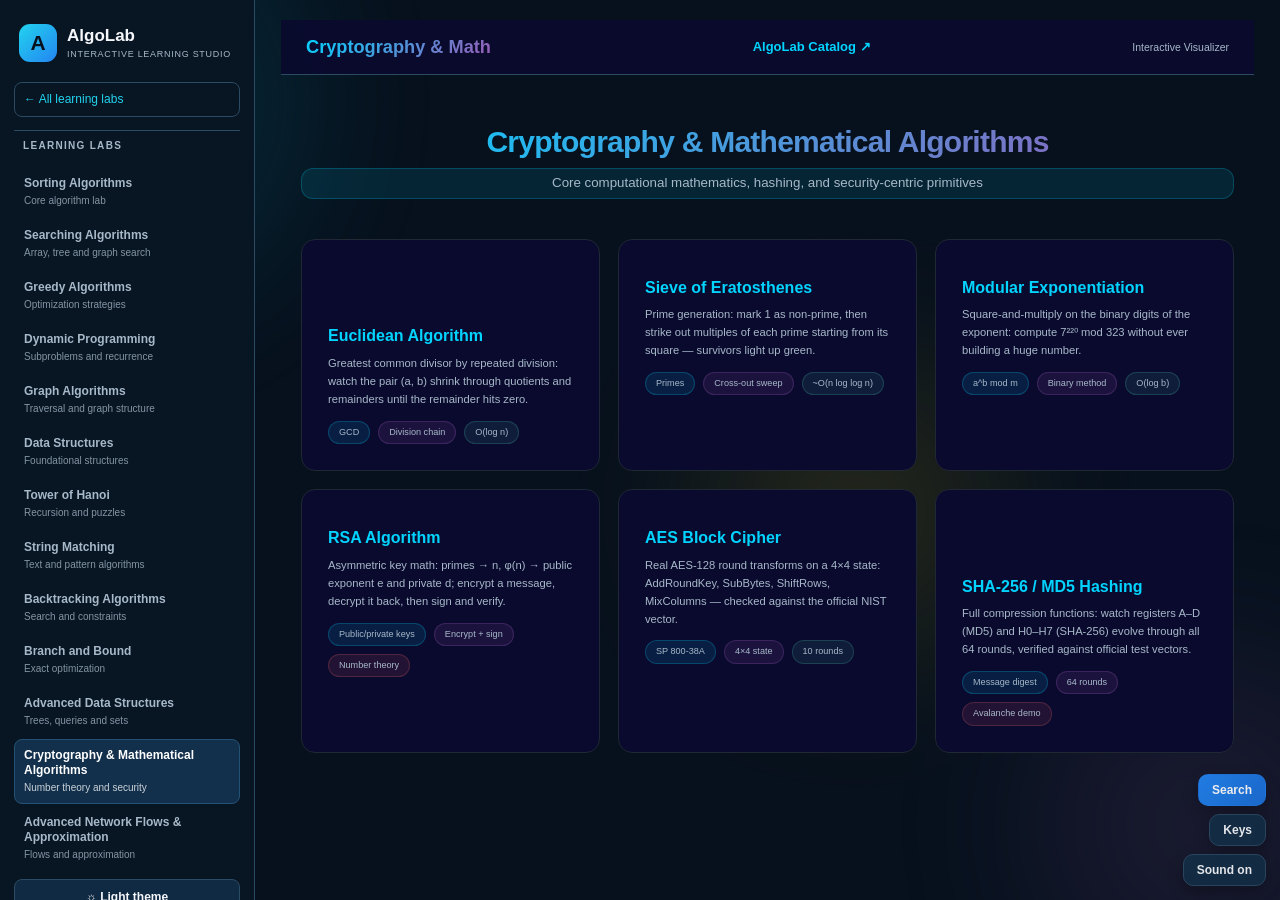
<file: cryptography-math.html>
<!DOCTYPE html>
<html lang="en">
<head>
<meta charset="UTF-8">
<meta name="viewport" content="width=device-width, initial-scale=1.0">
<title>Cryptography & Mathematical Algorithms | AlgoLab</title>

<style>
*{margin:0;padding:0;box-sizing:border-box}
:root{--bg:#060912;--card:#0a0a2e;--border:#1f2833;--accent:#00d4ff;--green:#48d0b0;--red:#ff6b6b;--gold:#f1c40f;--purple:#9b59b6;--pink:#e84393;--text:#e0e0e0;--dim:#667080}
body{background:var(--bg);color:var(--text);font-family:Inter,"Segoe UI",Arial,sans-serif;min-height:100vh;overflow-x:hidden}
.bg{position:fixed;top:0;left:0;width:100%;height:100%;z-index:0;pointer-events:none;overflow:hidden}
.bg .orb{position:absolute;border-radius:50%;filter:blur(80px);opacity:.12;animation:of 22s ease-in-out infinite}
.bg .orb:nth-child(1){width:400px;height:400px;background:var(--accent);top:-100px;left:-100px}
.bg .orb:nth-child(2){width:350px;height:350px;background:var(--purple);bottom:-100px;right:-100px;animation-delay:-8s}
.bg .orb:nth-child(3){width:300px;height:300px;background:var(--gold);top:40%;left:55%;animation-delay:-15s}
@keyframes of{0%,100%{transform:translate(0,0) scale(1)}33%{transform:translate(70px,-50px) scale(1.15)}66%{transform:translate(-50px,70px) scale(.85)}}
.header{position:relative;z-index:10;background:rgba(10,10,46,.92);backdrop-filter:blur(10px);padding:14px 25px;border-bottom:1px solid var(--border);display:flex;justify-content:space-between;align-items:center}
.logo{font-size:1.3rem;font-weight:800;background:linear-gradient(135deg,var(--accent),var(--purple));-webkit-background-clip:text;-webkit-text-fill-color:transparent}
.sub{color:var(--dim);font-size:.75rem}
.main-home-link{color:var(--accent);text-decoration:none;font-size:13px;font-weight:700;white-space:nowrap}.main-home-link:hover{text-decoration:underline}
.back-btn{padding:7px 16px;background:rgba(0,212,255,.1);border:1px solid var(--accent);border-radius:6px;color:var(--accent);font-size:.8rem;cursor:pointer;transition:all .2s;display:none}
.back-btn:hover{background:rgba(0,212,255,.2);transform:translateX(-3px)}
.back-btn.show{display:block}
.home{position:relative;z-index:1;max-width:980px;margin:0 auto;padding:50px 20px;text-align:center}
.home h1{font-size:2.2rem;margin-bottom:8px;background:linear-gradient(135deg,var(--accent),var(--purple));-webkit-background-clip:text;-webkit-text-fill-color:transparent}
.home > .tag{color:var(--dim);font-size:.95rem;margin-bottom:40px}
.cards{display:grid;grid-template-columns:repeat(auto-fit,minmax(290px,1fr));gap:18px}
.card{background:var(--card);border:1px solid var(--border);border-radius:14px;padding:26px;cursor:pointer;transition:all .3s;position:relative;overflow:hidden;text-align:left}
.card::before{content:'';position:absolute;top:0;left:0;width:100%;height:3px;background:linear-gradient(90deg,var(--accent),var(--purple));transform:scaleX(0);transition:transform .3s;transform-origin:left}
.card:hover{transform:translateY(-6px);border-color:var(--accent);box-shadow:0 12px 40px rgba(0,212,255,.15)}
.card:hover::before{transform:scaleX(1)}
.card .ico{font-size:2.4rem;margin-bottom:12px}
.card h3{color:var(--accent);font-size:1.08rem;margin-bottom:8px}
.card p{color:var(--dim);font-size:.8rem;line-height:1.6;margin-bottom:12px}
.tags{display:flex;gap:8px;flex-wrap:wrap}
.tag{font-size:.65rem;padding:4px 10px;background:rgba(0,212,255,.1);border:1px solid rgba(0,212,255,.22);border-radius:12px;color:var(--accent)}
.tag.p{background:rgba(155,89,182,.12);border-color:rgba(155,89,182,.25);color:var(--purple)}
.tag.r{background:rgba(255,107,107,.1);border-color:rgba(255,107,107,.2);color:var(--red)}
.tag.g{background:rgba(72,208,176,.1);border-color:rgba(72,208,176,.2);color:var(--green)}
.algo{position:relative;z-index:1;max-width:1150px;margin:0 auto;padding:20px}
.panel{display:none}
.panel.on{display:block}
.algo-head{text-align:center;margin-bottom:18px}
.algo-head h2{color:var(--accent);font-size:1.4rem;margin-bottom:4px}
.algo-head p{color:var(--dim);font-size:.85rem}
.viz{background:rgba(10,10,46,.7);border:1px solid var(--border);border-radius:16px;padding:22px;min-height:300px;margin-bottom:14px;position:relative;overflow:hidden;backdrop-filter:blur(5px)}
.viz::before{content:'';position:absolute;top:0;left:0;right:0;height:1px;background:linear-gradient(90deg,transparent,var(--accent),transparent);opacity:.5}
.legend{display:flex;gap:12px;justify-content:center;flex-wrap:wrap;margin-bottom:12px}
.lg{display:flex;align-items:center;gap:6px;font-size:.66rem;color:var(--dim)}
.lg i{width:12px;height:12px;border-radius:3px;display:inline-block;border:1px solid rgba(255,255,255,.2)}
.controls{display:flex;gap:10px;justify-content:center;margin-bottom:12px;flex-wrap:wrap;align-items:center}
.btn{padding:10px 24px;border:none;border-radius:8px;font-size:.85rem;font-weight:600;cursor:pointer;transition:all .2s}
.btn:hover{transform:translateY(-2px);box-shadow:0 4px 15px rgba(0,0,0,.3)}
.btn:active{transform:translateY(0)}
.b-play{background:linear-gradient(135deg,var(--accent),#0984e3);color:#060912}
.b-step{background:rgba(0,212,255,.1);color:var(--accent);border:1px solid var(--accent)}
.b-reset{background:rgba(255,107,107,.1);color:var(--red);border:1px solid var(--red)}
.speed{display:flex;align-items:center;gap:8px;background:var(--card);border:1px solid var(--border);border-radius:8px;padding:6px 14px}
.speed label{font-size:.7rem;color:var(--dim);text-transform:uppercase;letter-spacing:1px}
.speed input[type=range]{width:80px;accent-color:var(--accent)}
.speed .val{font-size:.75rem;color:var(--accent);font-weight:600;min-width:35px}
.progress-bar{height:4px;background:var(--border);border-radius:2px;margin-bottom:12px;overflow:hidden}
.progress-fill{height:100%;background:linear-gradient(90deg,var(--accent),var(--purple));border-radius:2px;transition:width .3s;width:0%}
.status{text-align:center;color:var(--dim);font-size:.88rem;min-height:24px;margin-bottom:12px;font-weight:500}
.status.ok{color:var(--green)}.status.hl{color:var(--accent)}.status.err{color:var(--red)}
.desc{background:rgba(15,15,39,.8);border:1px solid var(--border);border-radius:10px;padding:14px 18px;font-size:.78rem;color:var(--dim);line-height:1.7}
.desc b{color:var(--accent)}
.desc .cx{display:inline-block;margin-top:6px;padding:3px 10px;background:rgba(0,212,255,.08);border:1px solid rgba(0,212,255,.18);border-radius:12px;color:var(--accent);font-size:.72rem;font-family:monospace}
.result{background:rgba(72,208,176,.06);border:1px solid var(--green);border-radius:10px;padding:14px;text-align:center;margin-top:12px;font-size:1rem;color:var(--green);font-weight:700;display:none;animation:su .4s ease}
.result.bad{border-color:var(--red);color:var(--red);background:rgba(255,107,107,.06)}
.result.show{display:block}
@keyframes su{from{opacity:0;transform:translateY(10px)}to{opacity:1;transform:translateY(0)}}
.log{max-height:150px;overflow-y:auto;padding:8px 10px;background:rgba(15,15,39,.6);border-radius:8px;margin-top:12px}
.log-line{font-size:.74rem;color:var(--dim);padding:3px 0;border-bottom:1px solid rgba(31,40,51,.5);font-family:monospace}
.log-line:last-child{border:none}
.log-line.hl{color:var(--accent)}.log-line.ok{color:var(--green)}.log-line.bad{color:var(--red)}
.sqwrap{display:flex;gap:6px;justify-content:center;flex-wrap:wrap;margin-bottom:14px;align-items:center}
.sq{min-width:34px;height:34px;padding:0 8px;border-radius:6px;display:flex;align-items:center;justify-content:center;font-weight:700;font-size:.82rem;font-family:Consolas,monospace;background:rgba(15,15,39,.9);border:1.5px solid var(--border);color:var(--dim);transition:all .25s;animation:pop .2s}
.sq.done{border-color:rgba(72,208,168,.5);color:rgba(72,208,168,.75)}
.sq.cur{border-color:var(--accent);color:var(--accent);background:rgba(0,212,255,.12);transform:scale(1.12);box-shadow:0 0 10px rgba(0,212,255,.3)}
.sq.op{border-color:var(--purple);color:var(--purple);background:rgba(155,89,182,.08);font-size:.7rem}
@keyframes pop{from{transform:scale(.7);opacity:0}to{transform:scale(1);opacity:1}}
.stats{display:flex;gap:10px;justify-content:center;flex-wrap:wrap;margin-top:14px}
.stat{padding:6px 14px;background:rgba(15,15,39,.8);border:1px solid var(--border);border-radius:8px;font-size:.72rem;color:var(--dim)}
.stat b{color:var(--accent);font-size:.9rem;margin-left:4px}
.err-msg{color:var(--red);text-align:center;padding:30px;font-size:.9rem}
.confetti{position:fixed;top:0;left:0;width:100%;height:100%;pointer-events:none;z-index:1000;overflow:hidden}
.confetti .pc{position:absolute;top:-10px;animation:cf linear forwards}
@keyframes cf{0%{top:-10px;opacity:1;transform:rotate(0)}100%{top:110%;opacity:0;transform:rotate(720deg)}}
/* gcd */
.gbarwrap{max-width:720px;margin:14px auto}
.grow{display:flex;align-items:center;gap:12px;margin-bottom:12px}
.glab{width:70px;font-family:Consolas,monospace;color:var(--dim);font-size:.85rem;text-align:right}
.gtrack{flex:1;height:38px;background:rgba(15,15,39,.8);border:1px solid var(--border);border-radius:8px;overflow:hidden;position:relative}
.gbar{height:100%;border-radius:7px;transition:width .5s ease;display:flex;align-items:center;justify-content:flex-end;padding-right:10px;font-family:Consolas,monospace;font-weight:800;color:#060912;font-size:.95rem}
.gbar.ba{background:linear-gradient(90deg,var(--gold),#e67e22)}
.gbar.bb{background:linear-gradient(90deg,var(--accent),#6c5ce7)}
.eqbig{text-align:center;font-family:Consolas,monospace;font-size:1.35rem;color:var(--gold);min-height:40px;letter-spacing:.5px;animation:pop .3s}
/* sieve */
.sgrid{display:grid;grid-template-columns:repeat(10,54px);gap:6px;justify-content:center}
.cel{width:54px;height:46px;border-radius:8px;display:flex;align-items:center;justify-content:center;font-weight:700;font-size:.92rem;background:#1a1d3e;border:1.5px solid #34495e;color:#9aa3b5;transition:all .25s;animation:pop .2s;font-family:Consolas,monospace}
.cel.one{background:#241a2e;border-color:#4a3060;color:#8a6aa0;text-decoration:line-through}
.cel.cx{background:rgba(255,107,107,.14);border-color:#7a3030;color:#a05555;text-decoration:line-through}
.cel.curp{background:rgba(241,196,15,.3);border-color:var(--gold);color:var(--gold);transform:scale(1.1);box-shadow:0 0 12px rgba(241,196,15,.4)}
.cel.hit{background:rgba(255,107,107,.4);border-color:var(--red);color:#fff;transform:scale(1.15);box-shadow:0 0 14px rgba(255,107,107,.5)}
.cel.prime{background:rgba(72,208,168,.3);border-color:var(--green);color:var(--green)}
/* modexp */
.bits{display:flex;gap:6px;justify-content:center;margin-bottom:16px}
.bit{width:50px;padding:8px 0;border-radius:8px;text-align:center;background:rgba(15,15,39,.9);border:1.5px solid var(--border);font-family:Consolas,monospace;transition:all .25s;animation:pop .2s}
.bit .bv{font-size:1.3rem;font-weight:800;color:#9aa3b5}
.bit .bi{font-size:.55rem;color:var(--dim);letter-spacing:1px;margin-top:2px}
.bit.done{border-color:rgba(72,208,168,.5)}.bit.done .bv{color:rgba(72,208,168,.75)}
.bit.cur{border-color:var(--accent);background:rgba(0,212,255,.12);transform:scale(1.12);box-shadow:0 0 12px rgba(0,212,255,.35)}.bit.cur .bv{color:var(--accent)}
.lane{display:flex;gap:14px;justify-content:center;flex-wrap:wrap;margin-bottom:14px}
.lbox{padding:12px 22px;border-radius:10px;background:rgba(15,15,39,.85);border:1.5px solid var(--border);text-align:center;min-width:150px;transition:all .3s;animation:pop .25s}
.lbox .ll{font-size:.62rem;text-transform:uppercase;letter-spacing:1.5px;color:var(--dim)}
.lbox .lv{font-family:Consolas,monospace;font-size:1.3rem;font-weight:800;color:var(--gold);margin-top:4px;word-break:break-all}
.lbox.acc{border-color:var(--green)}.lbox.acc .lv{color:var(--green)}
.lbox.mid{border-color:var(--accent)}.lbox.mid .lv{color:var(--accent)}
.formula{text-align:center;font-family:Consolas,monospace;font-size:1.02rem;color:var(--text);min-height:34px;animation:pop .3s}
.formula .mod{color:var(--purple)}
/* rsa */
.klines{max-width:760px;margin:10px auto}
.kline{font-family:Consolas,monospace;font-size:.95rem;padding:7px 12px;border-bottom:1px dashed var(--border);animation:pop .3s;display:flex;justify-content:space-between;gap:10px}
.kline .kv{color:var(--gold);font-weight:700}
.kline.cy .kv{color:var(--accent)}
.keyrow{display:flex;gap:14px;justify-content:center;flex-wrap:wrap;margin-top:14px}
.kbox{padding:12px 22px;border-radius:10px;text-align:center;animation:pop .35s;min-width:210px}
.kbox.pub{background:rgba(241,196,15,.07);border:1.5px solid var(--gold)}
.kbox.prv{background:rgba(0,212,255,.07);border:1.5px solid var(--accent)}
.kbox .kt{font-size:.62rem;text-transform:uppercase;letter-spacing:1.5px;color:var(--dim);margin-bottom:6px}
.kbox .kv{font-family:Consolas,monospace;font-size:1rem;font-weight:700}
.kbox.pub .kv{color:var(--gold)}.kbox.prv .kv{color:var(--accent)}
.flow{display:flex;gap:10px;align-items:center;justify-content:center;flex-wrap:wrap;margin-top:16px}
.fbox{padding:10px 18px;border-radius:10px;background:rgba(15,15,39,.85);border:1.5px solid var(--border);text-align:center;animation:pop .3s;min-width:96px}
.fbox .fl{font-size:.58rem;text-transform:uppercase;letter-spacing:1.2px;color:var(--dim)}
.fbox .fv{font-family:Consolas,monospace;font-size:1.1rem;font-weight:800;color:var(--text);margin-top:3px}
.fbox.ok{border-color:var(--green)}.fbox.ok .fv{color:var(--green)}
.fbox.hl{border-color:var(--gold)}.fbox.hl .fv{color:var(--gold)}
.far{color:var(--gold);font-size:1.3rem;font-weight:800}
/* aes */
.aeswrap{display:flex;gap:26px;justify-content:center;align-items:flex-start;flex-wrap:wrap}
.aesgrid{display:grid;grid-template-columns:repeat(4,76px);gap:6px}
.acell{height:72px;border-radius:8px;display:flex;flex-direction:column;align-items:center;justify-content:center;background:#1a1d3e;border:1.5px solid #34495e;transition:all .3s;animation:pop .25s}
.acell .bv{font-family:Consolas,monospace;font-size:1.15rem;font-weight:800}
.acell .bi{font-size:.55rem;color:var(--dim);margin-top:2px}
.acell.chg{border-color:var(--green);box-shadow:0 0 10px rgba(72,208,168,.4);animation:pulse .5s}
@keyframes pulse{0%{transform:scale(1)}50%{transform:scale(1.09)}100%{transform:scale(1)}}
.aesmeta{min-width:320px;max-width:430px}
.aesphase{padding:10px 16px;border-radius:10px;background:rgba(0,212,255,.07);border:1.5px solid var(--accent);text-align:center;font-weight:700;color:var(--accent);margin-bottom:12px;animation:pop .25s;font-size:.92rem}
.rkrow{display:grid;grid-template-columns:repeat(8,1fr);gap:4px;margin-top:8px}
.rkc{padding:5px 0;border-radius:5px;background:rgba(15,15,39,.85);border:1px solid var(--border);font-family:Consolas,monospace;font-size:.68rem;text-align:center;color:var(--dim);animation:pop .2s}
.aesct{margin-top:14px;padding:11px 14px;border-radius:10px;background:rgba(15,15,39,.85);border:1.5px solid var(--border);font-family:Consolas,monospace;font-size:.85rem;word-break:break-all;text-align:center;min-height:44px}
.aesct .lbl{display:block;font-size:.6rem;color:var(--dim);text-transform:uppercase;letter-spacing:1.5px;margin-bottom:4px;font-family:Inter,"Segoe UI",Arial,sans-serif}
.aesct.good{border-color:var(--green)}.aesct.good .h{color:var(--green)}
/* hash */
.hashcols{display:flex;gap:18px;justify-content:center;flex-wrap:wrap}
.hcol{flex:1;min-width:300px;max-width:470px;padding:14px;border-radius:12px;background:rgba(15,15,39,.6);border:1.5px solid var(--border);transition:.3s}
.hcol.act{border-color:var(--accent);box-shadow:0 0 18px rgba(0,212,255,.12)}
.hcol h4{font-size:.82rem;color:var(--accent);text-align:center;margin-bottom:10px;letter-spacing:1px}
.regs{display:flex;gap:7px;justify-content:center;flex-wrap:wrap}
.reg{min-width:96px;padding:7px 6px;border-radius:8px;background:#1a1d3e;border:1.5px solid #34495e;text-align:center;transition:.25s;animation:pop .2s}
.reg .rl{font-size:.55rem;letter-spacing:1.5px;color:var(--dim)}
.reg .rv{font-family:Consolas,monospace;font-size:.8rem;font-weight:700;color:var(--gold);margin-top:2px;word-break:break-all}
.reg.upd{border-color:var(--green);background:rgba(72,208,168,.12)}
.reg.idle{opacity:.32}
.inpbar{text-align:center;font-family:Consolas,monospace;font-size:.95rem;color:var(--gold);margin-bottom:14px;animation:pop .3s}
.cur5{text-align:center;font-family:Consolas,monospace;font-size:.82rem;color:var(--text);min-height:36px;margin-top:14px;padding:8px;background:rgba(15,15,39,.7);border-radius:8px;animation:pop .25s}
.outs5{display:flex;flex-direction:column;gap:8px;margin-top:14px;align-items:stretch}
.hrow{display:flex;gap:10px;align-items:center;flex-wrap:wrap;padding:9px 12px;background:rgba(15,15,39,.85);border:1.5px solid var(--border);border-radius:9px;animation:pop .3s}
.hrow .hn{font-size:.62rem;text-transform:uppercase;letter-spacing:1.2px;color:var(--dim);width:74px}
.hrow .hv{font-family:Consolas,monospace;font-size:.78rem;word-break:break-all;flex:1;color:var(--text)}
.hrow.good{border-color:var(--green)}.hrow.good .hv{color:var(--green)}
.hrow.badv{border-color:var(--red)}.hrow.badv .hv{color:var(--red)}
.hrow .hv.pending{color:var(--dim)}
@media(max-width:600px){.home h1{font-size:1.5rem}.cards{grid-template-columns:1fr}.viz{padding:14px}.btn{padding:8px 16px;font-size:.78rem}.sgrid{grid-template-columns:repeat(10,30px);gap:4px}.cel{width:30px;height:32px;font-size:.7rem}.aesgrid{grid-template-columns:repeat(4,64px)}.acell{height:60px}}

/* AlgoLab shared typography: match index.html; code remains intentionally monospace. */
html, body, button, input, select, textarea { font-family: Inter, "Segoe UI", Arial, sans-serif; }
body { font-size: 14px; line-height: 1.45; }
button, input, select { font-size: 13px; }
.desc, .learning-card p { font-size: 13px; line-height: 1.65; }
.learning-lab { margin-top: 18px; }
.learning-head { display:flex; align-items:center; justify-content:space-between; gap:18px; margin-bottom:12px; padding:16px 18px; border:1px solid var(--border); border-radius:14px; background:rgba(10,10,46,.92); }
.learning-head .eyebrow { font-size:11px; letter-spacing:.14em; font-weight:800; color:var(--accent); }
.learning-head h2 { font-size:22px; line-height:1.25; margin:4px 0 0; color:var(--text); background:none; -webkit-text-fill-color:initial; }
.code-select { display:flex; align-items:center; gap:8px; font-size:13px; color:var(--dim); font-weight:700; white-space:nowrap; }
.code-select select { background:var(--bg); color:var(--text); border:1px solid var(--border); border-radius:7px; padding:8px 10px; font-size:13px; }
.learning-grid { display:grid; grid-template-columns:minmax(0,1fr) minmax(0,1fr); gap:12px; }
.learning-card { min-width:0; border:1px solid var(--border); border-radius:14px; background:rgba(10,10,46,.86); padding:16px; color:var(--text); }
.learning-card h3 { font-size:16px; line-height:1.35; margin:0 0 7px; color:var(--accent); }
.learning-card p { color:#b8c2d0; overflow-wrap:anywhere; }
.learning-tags { display:flex; flex-wrap:wrap; gap:6px; margin-top:4px; }
.learning-tags span { font-size:12px; padding:5px 8px; border:1px solid rgba(0,212,255,.25); background:rgba(0,212,255,.07); color:var(--accent); border-radius:7px; }
.code-window { overflow:auto; max-width:100%; border:1px solid #26394d; border-radius:9px; background:#07111d; padding:12px; }
.code-window pre { margin:0; white-space:pre; overflow-x:auto; tab-size:2; }
.code-window code { font:12px/1.6 ui-monospace,SFMono-Regular,Consolas,monospace; color:#e5edf5; }
.code-note { font-size:12px!important; color:var(--dim)!important; margin:10px 0 0!important; }
@media(max-width:850px){ .learning-grid{grid-template-columns:1fr}.learning-head{align-items:flex-start} }
@media(max-width:600px){ .learning-head{flex-direction:column}.learning-head h2{font-size:19px}.code-select{white-space:normal;flex-wrap:wrap}.learning-card{padding:13px} }
body[data-theme="light"] .learning-card, body[data-theme="light"] .learning-head { background:#fff; color:#263445; border-color:#c1cfdb; }
body[data-theme="light"] .learning-card p { color:#40556a; }
</style>

<style id="shared-shell-style">
/* Shared navigation shell; the original educational canvas and simulation styles remain page-specific. */
.shared-shell{min-height:100vh;display:flex;align-items:stretch;background:var(--ui-bg,#07111d);color:var(--ui-text,#f5f7fa)}
.shared-sidebar{width:255px;flex:0 0 255px;background:#081523;border-right:1px solid var(--ui-line,#24425d);padding:24px 16px;display:flex;flex-direction:column;gap:12px;min-height:100vh;position:sticky;top:0;height:100vh;overflow:auto;z-index:100}
.shared-brand{display:flex;gap:12px;align-items:center;padding:4px 8px 20px;text-decoration:none;color:inherit}
.shared-brand-mark{width:40px;height:40px;flex:0 0 40px;border-radius:12px;background:linear-gradient(135deg,#22d3ee,#2385f2);display:grid;place-items:center;font-size:22px;font-weight:800;color:#07111d}
.shared-brand b{display:block;font-size:19px;line-height:1.2;color:var(--ui-text,#f5f7fa)}
.shared-brand small{display:block;font-size:11px;color:var(--ui-muted,#8ea6bb);margin-top:3px}
.shared-home{display:block;text-decoration:none;padding:10px 12px;border:1px solid var(--ui-line,#24425d);border-radius:9px;color:var(--ui-muted,#8ea6bb);font-size:13px}
.shared-home:hover{color:var(--ui-text,#f5f7fa);border-color:var(--ui-accent,#22d3ee)}
.shared-side-title{font-size:10px;letter-spacing:1.5px;color:var(--ui-muted,#8ea6bb);font-weight:800;padding:8px 10px 2px}
.shared-nav{display:flex;flex-direction:column;gap:3px}
.shared-nav .nav-item{display:block;text-decoration:none;width:100%;border:1px solid transparent;background:transparent;color:var(--ui-muted,#8ea6bb);text-align:left;padding:9px 11px;border-radius:9px;margin:0;font:600 12px/1.35 var(--ui-font,Inter,"Segoe UI",Arial,sans-serif)}
.shared-nav .nav-item:hover{background:var(--ui-panel-2,#102a43);color:var(--ui-text,#f5f7fa)}
.shared-nav .nav-item.active{background:var(--ui-panel-2,#102a43);border-color:var(--ui-line,#24425d);color:var(--ui-text,#f5f7fa)}
.shared-nav .nav-item small{display:block;color:var(--ui-muted,#8ea6bb);font-size:10px;font-weight:400;margin-top:3px}
.shared-theme{width:100%;min-height:38px;border:1px solid var(--ui-line,#24425d);border-radius:9px;background:var(--ui-panel-2,#102a43);color:var(--ui-text,#f5f7fa);font:700 12px/1.2 var(--ui-font,Inter,"Segoe UI",Arial,sans-serif);padding:9px 11px;text-align:left;cursor:pointer}
.shared-note{margin-top:auto;border:1px solid var(--ui-line,#24425d);background:var(--ui-panel,#0b1b2b);padding:12px;border-radius:12px;color:var(--ui-muted,#8ea6bb);font-size:12px}
.shared-note b{color:var(--ui-accent,#22d3ee)}.shared-note p{margin:6px 0 0;font-size:12px;line-height:1.5}
.shared-main{flex:1;min-width:0;width:calc(100% - 255px);padding:20px 26px;}
body[data-theme="light"] .shared-shell{background:var(--ui-bg,#f2f6fa);color:var(--ui-text,#102033)}
body[data-theme="light"] .shared-sidebar{background:#fff;border-color:var(--ui-line,#b7c7d6)}
body[data-theme="light"] .shared-brand b{color:#152235}
body[data-theme="light"] .shared-home,body[data-theme="light"] .shared-nav .nav-item{color:#465d73}
body[data-theme="light"] .shared-nav .nav-item.active{background:#edf3f7;color:#152235;border-color:#b7c7d6}
body[data-theme="light"] .shared-theme{background:#f7fafc;color:#102033;border-color:#b7c7d6}
@media(max-width:900px){.shared-shell{display:block}.shared-sidebar{position:relative;width:100%;height:auto;min-height:0;max-height:none;overflow:visible;padding:12px;gap:8px;border-right:0;border-bottom:1px solid var(--ui-line,#24425d)}.shared-brand{padding:2px 4px 8px}.shared-nav{display:grid;grid-template-columns:repeat(auto-fit,minmax(170px,1fr));gap:5px}.shared-note{display:none}.shared-main{width:100%;padding:14px}}
</style>
<link rel="stylesheet" href="design-system.css">
<link rel="stylesheet" href="enhance.css"></head>
<body data-theme="dark">
<div class="shared-shell" id="sharedAlgoLabShell">
<aside class="shared-sidebar" aria-label="AlgoLab navigation">
<a class="shared-brand" href="index.html"><span class="shared-brand-mark">A</span><span><b>AlgoLab</b><small>INTERACTIVE LEARNING STUDIO</small></span></a>
<a class="shared-home" href="index.html">← All learning labs</a>
<div class="shared-side-title">LEARNING LABS</div>
<nav class="shared-nav" id="sharedAlgoLabNav" aria-label="Learning labs"><a class="nav-item" href="sorting.html" ><span>Sorting Algorithms</span><small>Core algorithm lab</small></a><a class="nav-item" href="searching.html"><span>Searching Algorithms</span><small>Array, tree and graph search</small></a><a class="nav-item" href="greedy.html" ><span>Greedy Algorithms</span><small>Optimization strategies</small></a><a class="nav-item" href="dp.html" ><span>Dynamic Programming</span><small>Subproblems and recurrence</small></a><a class="nav-item" href="graph.html" ><span>Graph Algorithms</span><small>Traversal and graph structure</small></a><a class="nav-item" href="data-structures.html"><span>Data Structures</span><small>Foundational structures</small></a><a class="nav-item" href="hanoi.html" ><span>Tower of Hanoi</span><small>Recursion and puzzles</small></a><a class="nav-item" href="string-matching.html" ><span>String Matching</span><small>Text and pattern algorithms</small></a><a class="nav-item" href="backtracking.html" ><span>Backtracking Algorithms</span><small>Search and constraints</small></a><a class="nav-item" href="branch-bound.html" ><span>Branch and Bound</span><small>Exact optimization</small></a><a class="nav-item" href="advanced-data-structures.html" ><span>Advanced Data Structures</span><small>Trees, queries and sets</small></a><a class="nav-item active" href="cryptography-math.html" aria-current="page"><span>Cryptography & Mathematical Algorithms</span><small>Number theory and security</small></a><a class="nav-item" href="advanced-network-flows.html" ><span>Advanced Network Flows & Approximation</span><small>Flows and approximation</small></a></nav>
<button type="button" class="shared-theme" id="themeToggle" aria-label="Switch theme">☾ Dark theme</button>
<div class="shared-note"><b>Learning mode</b><p>Explore the visualizer, follow the steps, review the theory, and study the implementation examples.</p></div>
</aside>
<div class="shared-main" id="sharedMainContent">
<div class="bg"><div class="orb"></div><div class="orb"></div><div class="orb"></div></div>
<div class="header"><div class="logo">Cryptography &amp; Math</div><button class="back-btn" id="backBtn">← Home</button><a class="main-home-link" href="index.html">AlgoLab Catalog ↗</a><div class="sub">Interactive Visualizer</div></div>

<div class="home" id="homeScreen">
<h1>Cryptography &amp; Mathematical Algorithms</h1>
<p class="tag">Core computational mathematics, hashing, and security-centric primitives</p>
<div class="cards">
<div class="card" data-a="0"><div class="ico"> ️</div><h3>Euclidean Algorithm</h3><p>Greatest common divisor by repeated division: watch the pair (a, b) shrink through quotients and remainders until the remainder hits zero.</p><div class="tags"><span class="tag">GCD</span><span class="tag p">Division chain</span><span class="tag g">O(log n)</span></div></div>
<div class="card" data-a="1"><div class="ico"> </div><h3>Sieve of Eratosthenes</h3><p>Prime generation: mark 1 as non-prime, then strike out multiples of each prime starting from its square — survivors light up green.</p><div class="tags"><span class="tag">Primes</span><span class="tag p">Cross-out sweep</span><span class="tag g">~O(n log log n)</span></div></div>
<div class="card" data-a="2"><div class="ico"> </div><h3>Modular Exponentiation</h3><p>Square-and-multiply on the binary digits of the exponent: compute 7²²⁰ mod 323 without ever building a huge number.</p><div class="tags"><span class="tag">a^b mod m</span><span class="tag p">Binary method</span><span class="tag g">O(log b)</span></div></div>
<div class="card" data-a="3"><div class="ico"> </div><h3>RSA Algorithm</h3><p>Asymmetric key math: primes → n, φ(n) → public exponent e and private d; encrypt a message, decrypt it back, then sign and verify.</p><div class="tags"><span class="tag">Public/private keys</span><span class="tag p">Encrypt + sign</span><span class="tag r">Number theory</span></div></div>
<div class="card" data-a="4"><div class="ico"> </div><h3>AES Block Cipher</h3><p>Real AES-128 round transforms on a 4×4 state: AddRoundKey, SubBytes, ShiftRows, MixColumns — checked against the official NIST vector.</p><div class="tags"><span class="tag">SP 800-38A</span><span class="tag p">4×4 state</span><span class="tag g">10 rounds</span></div></div>
<div class="card" data-a="5"><div class="ico"> ️</div><h3>SHA-256 / MD5 Hashing</h3><p>Full compression functions: watch registers A–D (MD5) and H0–H7 (SHA-256) evolve through all 64 rounds, verified against official test vectors.</p><div class="tags"><span class="tag">Message digest</span><span class="tag p">64 rounds</span><span class="tag r">Avalanche demo</span></div></div>
</div>
</div>

<div class="algo" id="algoScreen" style="display:none">

<!-- 0: EUCLIDEAN GCD -->
<div class="panel on" id="p0">
<div class="algo-head"><h2>Euclidean Algorithm — GCD</h2><p>GCD(462, 108) by repeated modulo division</p></div>
<div class="viz">
<div class="legend"><span class="lg"><i style="background:linear-gradient(90deg,#f1c40f,#e67e22)"></i>a (dividend)</span><span class="lg"><i style="background:linear-gradient(90deg,#00d4ff,#6c5ce7)"></i>b (divisor)</span><span class="lg"><i style="background:rgba(72,208,168,.5)"></i>remainder becomes next b</span></div>
<div class="sqwrap" id="seq0"></div>
<div class="gbarwrap">
<div class="grow"><span class="glab">a =</span><div class="gtrack"><div class="gbar ba" id="barA" style="width:100%"></div></div></div>
<div class="grow"><span class="glab">b =</span><div class="gtrack"><div class="gbar bb" id="barB" style="width:23%"></div></div></div>
</div>
<div class="eqbig" id="eq0">462 = 4 × 108 + 30</div>
<div class="stats" id="stats0"></div>
<div class="log" id="log0"></div>
<div class="result" id="res0"></div>
</div>
<div class="progress-bar"><div class="progress-fill" id="prog0"></div></div>
<div class="status" id="s0">Press Play or Step to begin</div>
<div class="controls"><button class="btn b-play" id="play0">▶ Play</button><button class="btn b-step" id="step0">Next Step</button><button class="btn b-reset" id="reset0">Reset</button><div class="speed"><label>Speed</label><input type="range" min="150" max="1500" value="550" id="spd0"><span class="val" id="spdv0">0.55s</span></div></div>
<div class="desc"><b>How:</b> replace (a, b) with (b, a mod b) until b = 0 — the last non-zero remainder is gcd. Each step shrinks the numbers at least as fast as halving → O(log min(a,b)). Works for any size integers, the backbone of RSA key math. <span class="cx">Time: O(log n) | Space: O(1)</span></div>
<div class="learning-lab" id="cryptoLearning0"></div>
</div>

<!-- 1: SIEVE -->
<div class="panel" id="p1">
<div class="algo-head"><h2>Sieve of Eratosthenes</h2><p>All primes up to 100 — crossing out multiples starting at p²</p></div>
<div class="viz">
<div class="legend"><span class="lg"><i style="background:#1a1d3e;border-color:#34495e"></i>candidate</span><span class="lg"><i style="background:rgba(241,196,15,.3);border-color:#f1c40f"></i>current prime p</span><span class="lg"><i style="background:rgba(255,107,107,.4)"></i>multiple being crossed</span><span class="lg"><i style="background:rgba(255,107,107,.14)"></i>composite (crossed)</span><span class="lg"><i style="background:rgba(72,208,168,.3);border-color:#48d0b0"></i>prime (final)</span></div>
<div class="sqwrap" id="ops1"></div>
<div class="sgrid" id="grid1"></div>
<div class="stats" id="stats1"></div>
<div class="log" id="log1"></div>
<div class="result" id="res1"></div>
</div>
<div class="progress-bar"><div class="progress-fill" id="prog1"></div></div>
<div class="status" id="s1">Press Play or Step to begin</div>
<div class="controls"><button class="btn b-play" id="play1">▶ Play</button><button class="btn b-step" id="step1">Next Step</button><button class="btn b-reset" id="reset1">Reset</button><div class="speed"><label>Speed</label><input type="range" min="150" max="1500" value="550" id="spd1"><span class="val" id="spdv1">0.55s</span></div></div>
<div class="desc"><b>How:</b> 1 is not prime. For every uncrossed p, all multiples p·p, p·(p+1), … are composite — smaller multiples already died under earlier primes, so we start at p². Whatever survives to √n is prime. <span class="cx">Time: O(n log log n) | Space: O(n)</span></div>
<div class="learning-lab" id="cryptoLearning1"></div>
</div>

<!-- 2: MODULAR EXPONENTIATION -->
<div class="panel" id="p2">
<div class="algo-head"><h2>Modular Exponentiation</h2><p>Compute 7²²⁰ mod 323 by square-and-multiply</p></div>
<div class="viz">
<div class="legend"><span class="lg"><i style="background:rgba(0,212,255,.25)"></i>current exponent bit</span><span class="lg"><i style="background:rgba(72,208,168,.3)"></i>bit processed</span><span class="lg"><i style="background:rgba(155,89,182,.3)"></i>modulo reduction</span></div>
<div class="bits" id="bits2"></div>
<div class="lane">
<div class="lbox" id="boxR"><div class="ll">result R</div><div class="lv" id="valR">1</div></div>
<div class="lbox mid" id="boxA"><div class="ll">base a</div><div class="lv">7</div></div>
<div class="lbox" id="boxM"><div class="ll">modulus m</div><div class="lv">323</div></div>
</div>
<div class="formula" id="eq2">exponent 220 = 11011100₂ — scan bits left → right</div>
<div class="stats" id="stats2"></div>
<div class="log" id="log2"></div>
<div class="result" id="res2"></div>
</div>
<div class="progress-bar"><div class="progress-fill" id="prog2"></div></div>
<div class="status" id="s2">Press Play or Step to begin</div>
<div class="controls"><button class="btn b-play" id="play2">▶ Play</button><button class="btn b-step" id="step2">Next Step</button><button class="btn b-reset" id="reset2">Reset</button><div class="speed"><label>Speed</label><input type="range" min="150" max="1500" value="550" id="spd2"><span class="val" id="spdv2">0.55s</span></div></div>
<div class="desc"><b>How:</b> read the exponent's bits MSB→LSB: always <b>square</b> the result mod m; whenever the bit is 1, also <b>multiply by a</b> mod m. Products stay under m² — never overflow, never store 7²²⁰. <span class="cx">Time: O(log b) multiplications | used in RSA/Diffie-Hellman</span></div>
<div class="learning-lab" id="cryptoLearning2"></div>
</div>

<!-- 3: RSA -->
<div class="panel" id="p3">
<div class="algo-head"><h2>RSA Algorithm</h2><p>Key generation · encryption · decryption · digital signature</p></div>
<div class="viz">
<div class="sqwrap" id="ops3"></div>
<div class="klines" id="keys3"></div>
<div class="keyrow" id="keys3b"></div>
<div class="flow" id="flow3"></div>
<div class="stats" id="stats3"></div>
<div class="log" id="log3"></div>
<div class="result" id="res3"></div>
</div>
<div class="progress-bar"><div class="progress-fill" id="prog3"></div></div>
<div class="status" id="s3">Press Play or Step to begin</div>
<div class="controls"><button class="btn b-play" id="play3">▶ Play</button><button class="btn b-step" id="step3">Next Step</button><button class="btn b-reset" id="reset3">Reset</button><div class="speed"><label>Speed</label><input type="range" min="150" max="1500" value="550" id="spd3"><span class="val" id="spdv3">0.55s</span></div></div>
<div class="desc"><b>How:</b> n = p·q, φ = (p−1)(q−1); pick e coprime to φ, then d = e⁻¹ mod φ so that m^(e·d) ≡ m (mod n). Anyone can encrypt with (e, n) — only d decrypts. Signing flips it: s = m^d, verify with e. Security rests on factoring n being hard. <span class="cx">Keygen O(log²n) | encrypt/decrypt = modular exponentiation</span></div>
<div class="learning-lab" id="cryptoLearning3"></div>
</div>

<!-- 4: AES -->
<div class="panel" id="p4">
<div class="algo-head"><h2>AES Block Cipher (AES-128)</h2><p>Real round transforms on a 4×4 state — NIST SP 800-38A test vector</p></div>
<div class="viz">
<div class="legend"><span class="lg"><i style="background:#1a1d3e"></i>state byte (hue = value)</span><span class="lg"><i style="background:rgba(72,208,168,.5)"></i>changed this step</span><span class="lg"><i style="background:rgba(241,196,15,.5)"></i>round key</span></div>
<div class="sqwrap" id="ops4"></div>
<div class="aeswrap">
<div>
<div class="aesgrid" id="aesState"></div>
<div style="font-size:.6rem;color:var(--dim);text-transform:uppercase;letter-spacing:1.5px;text-align:center;margin-top:8px">4×4 state (column-major, hex)</div>
</div>
<div class="aesmeta">
<div class="aesphase" id="aesPhase">AES-128 ready</div>
<div style="font-size:.6rem;color:var(--dim);text-transform:uppercase;letter-spacing:1.5px;text-align:center">round key (16 bytes)</div>
<div class="rkrow" id="aesKey"></div>
<div class="aesct" id="aesCt"><span class="lbl">ciphertext</span><span class="h" id="aesCtV">—</span></div>
</div>
</div>
<div class="stats" id="stats4"></div>
<div class="log" id="log4"></div>
<div class="result" id="res4"></div>
</div>
<div class="progress-bar"><div class="progress-fill" id="prog4"></div></div>
<div class="status" id="s4">Press Play or Step to begin</div>
<div class="controls"><button class="btn b-play" id="play4">▶ Play</button><button class="btn b-step" id="step4">Next Step</button><button class="btn b-reset" id="reset4">Reset</button><div class="speed"><label>Speed</label><input type="range" min="150" max="1500" value="550" id="spd4"><span class="val" id="spdv4">0.55s</span></div></div>
<div class="desc"><b>How:</b> each round mixes the 16-byte state: <b>AddRoundKey</b> XORs the round key, <b>SubBytes</b> substitutes every byte through the AES S-box (GF(2⁸) inversion + affine map), <b>ShiftRows</b> rotates row r by r, <b>MixColumns</b> does a Galois-field matrix multiply. 10 rounds for AES-128. <span class="cx">Block 128-bit | Key 128-bit | 10 rounds</span></div>
<div class="learning-lab" id="cryptoLearning4"></div>
</div>

<!-- 5: SHA-256 / MD5 -->
<div class="panel" id="p5">
<div class="algo-head"><h2>SHA-256 / MD5 Hashing</h2><p>Full 64-round compression of input "abc" — verified against official vectors</p></div>
<div class="viz">
<div class="legend"><span class="lg"><i style="background:rgba(0,212,255,.4)"></i>active algorithm</span><span class="lg"><i style="background:rgba(72,208,168,.5)"></i>register updated this round</span><span class="lg"><i style="background:#1a1d3e"></i>idle register</span></div>
<div class="sqwrap" id="ops5"></div>
<div class="inpbar" id="inp5"></div>
<div class="hashcols">
<div class="hcol" id="colMd5"><h4>MD5 — 4 × 32-bit registers</h4><div class="regs" id="md5regs"></div></div>
<div class="hcol" id="colSha"><h4>SHA-256 — 8 × 32-bit registers</h4><div class="regs" id="shaRegs"></div></div>
</div>
<div class="cur5" id="cur5">—</div>
<div class="outs5" id="out5"></div>
<div class="stats" id="stats5"></div>
<div class="log" id="log5"></div>
<div class="result" id="res5"></div>
</div>
<div class="progress-bar"><div class="progress-fill" id="prog5"></div></div>
<div class="status" id="s5">Press Play or Step to begin</div>
<div class="controls"><button class="btn b-play" id="play5">▶ Play</button><button class="btn b-step" id="step5">Next Step</button><button class="btn b-reset" id="reset5">Reset</button><div class="speed"><label>Speed</label><input type="range" min="150" max="1500" value="550" id="spd5"><span class="val" id="spdv5">0.55s</span></div></div>
<div class="desc"><b>How:</b> both hashes pad the message to 512-bit blocks, load initial registers, then run 64 rounds of mixing (add constant K[t], message word W[t], rotate/shift) — tiny input changes cascade to completely different output bits. MD5 is broken for signatures; SHA-256 remains secure. <span class="cx">MD5: 128-bit, broken | SHA-256: 256-bit, FIPS 180-4</span></div>
<div class="learning-lab" id="cryptoLearning5"></div>
</div>

</div>
<div class="confetti" id="confetti"></div>
<script src="cryptography-algorithms.js"></script>
<script src="cryptography-learning.js"></script>
</div></div>
<script src="theme.js"></script>
<script src="enhance.js" defer></script></body>
</html>
</file>
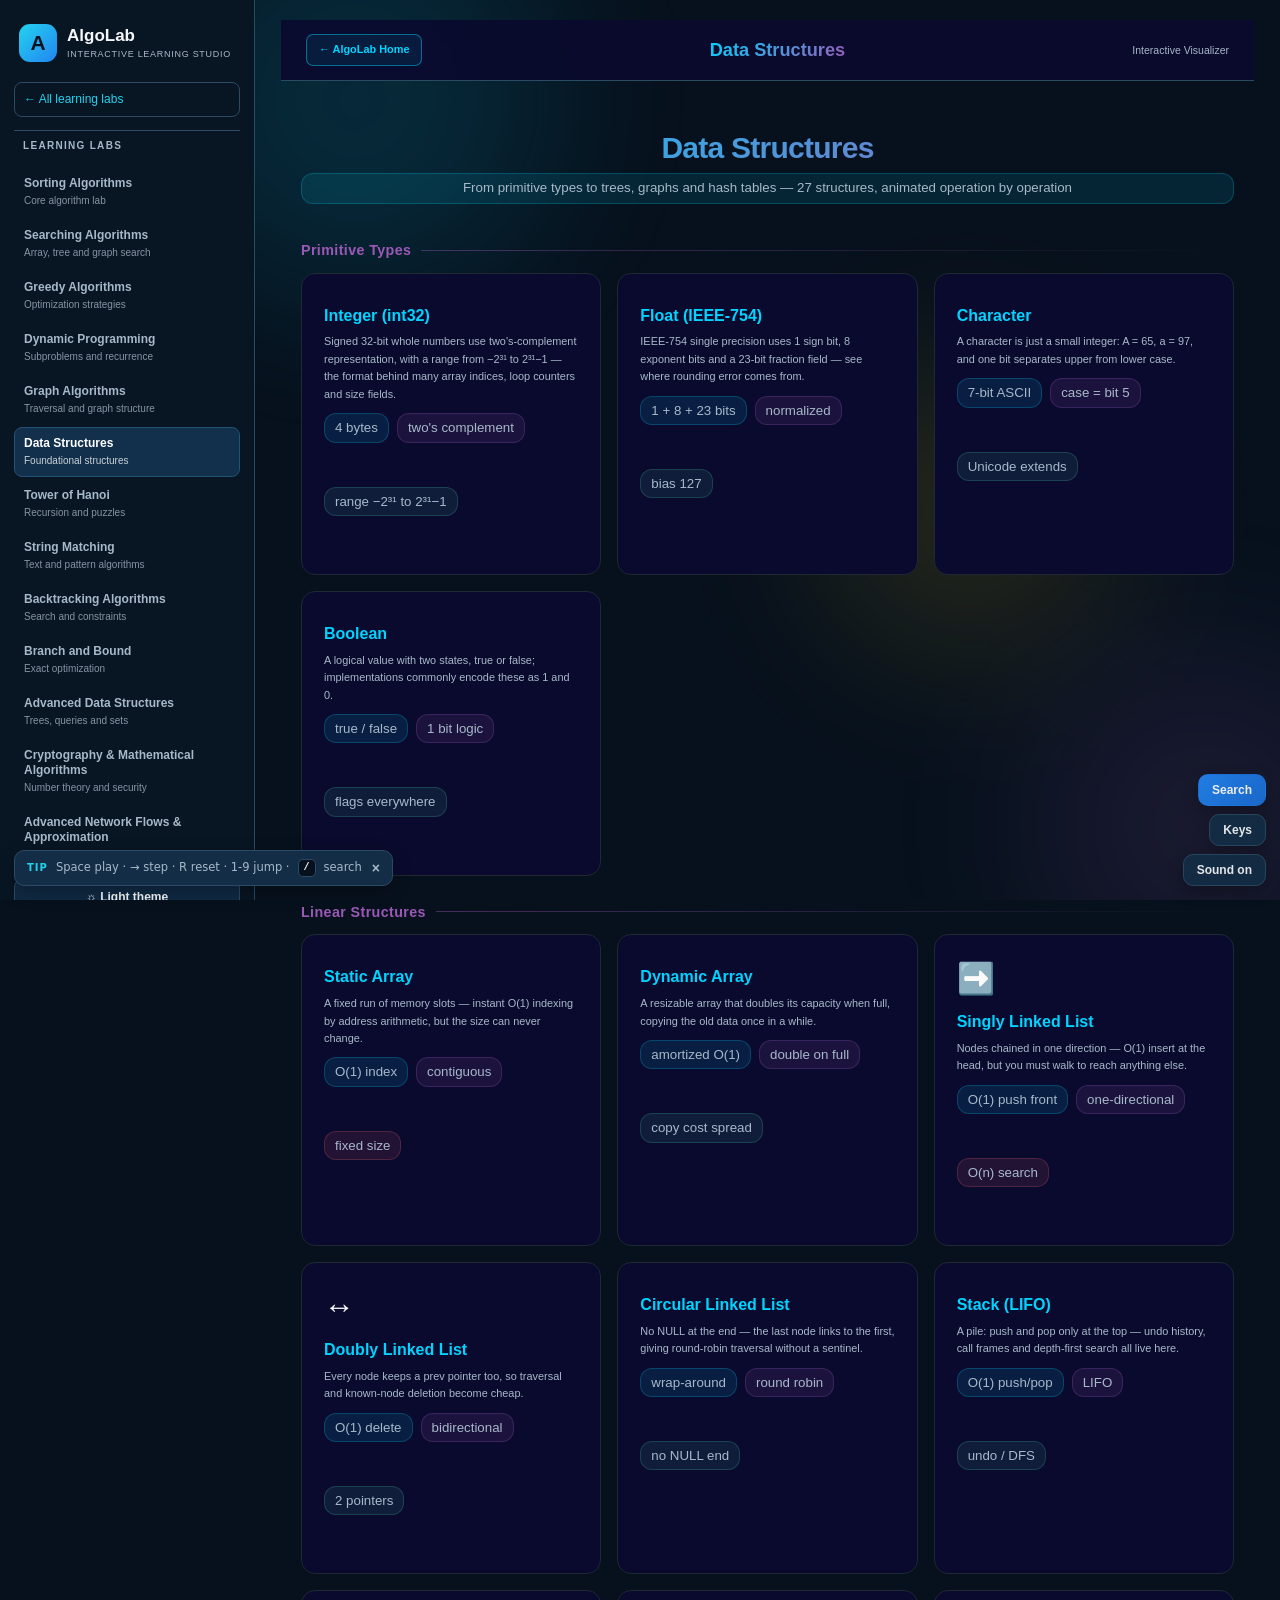
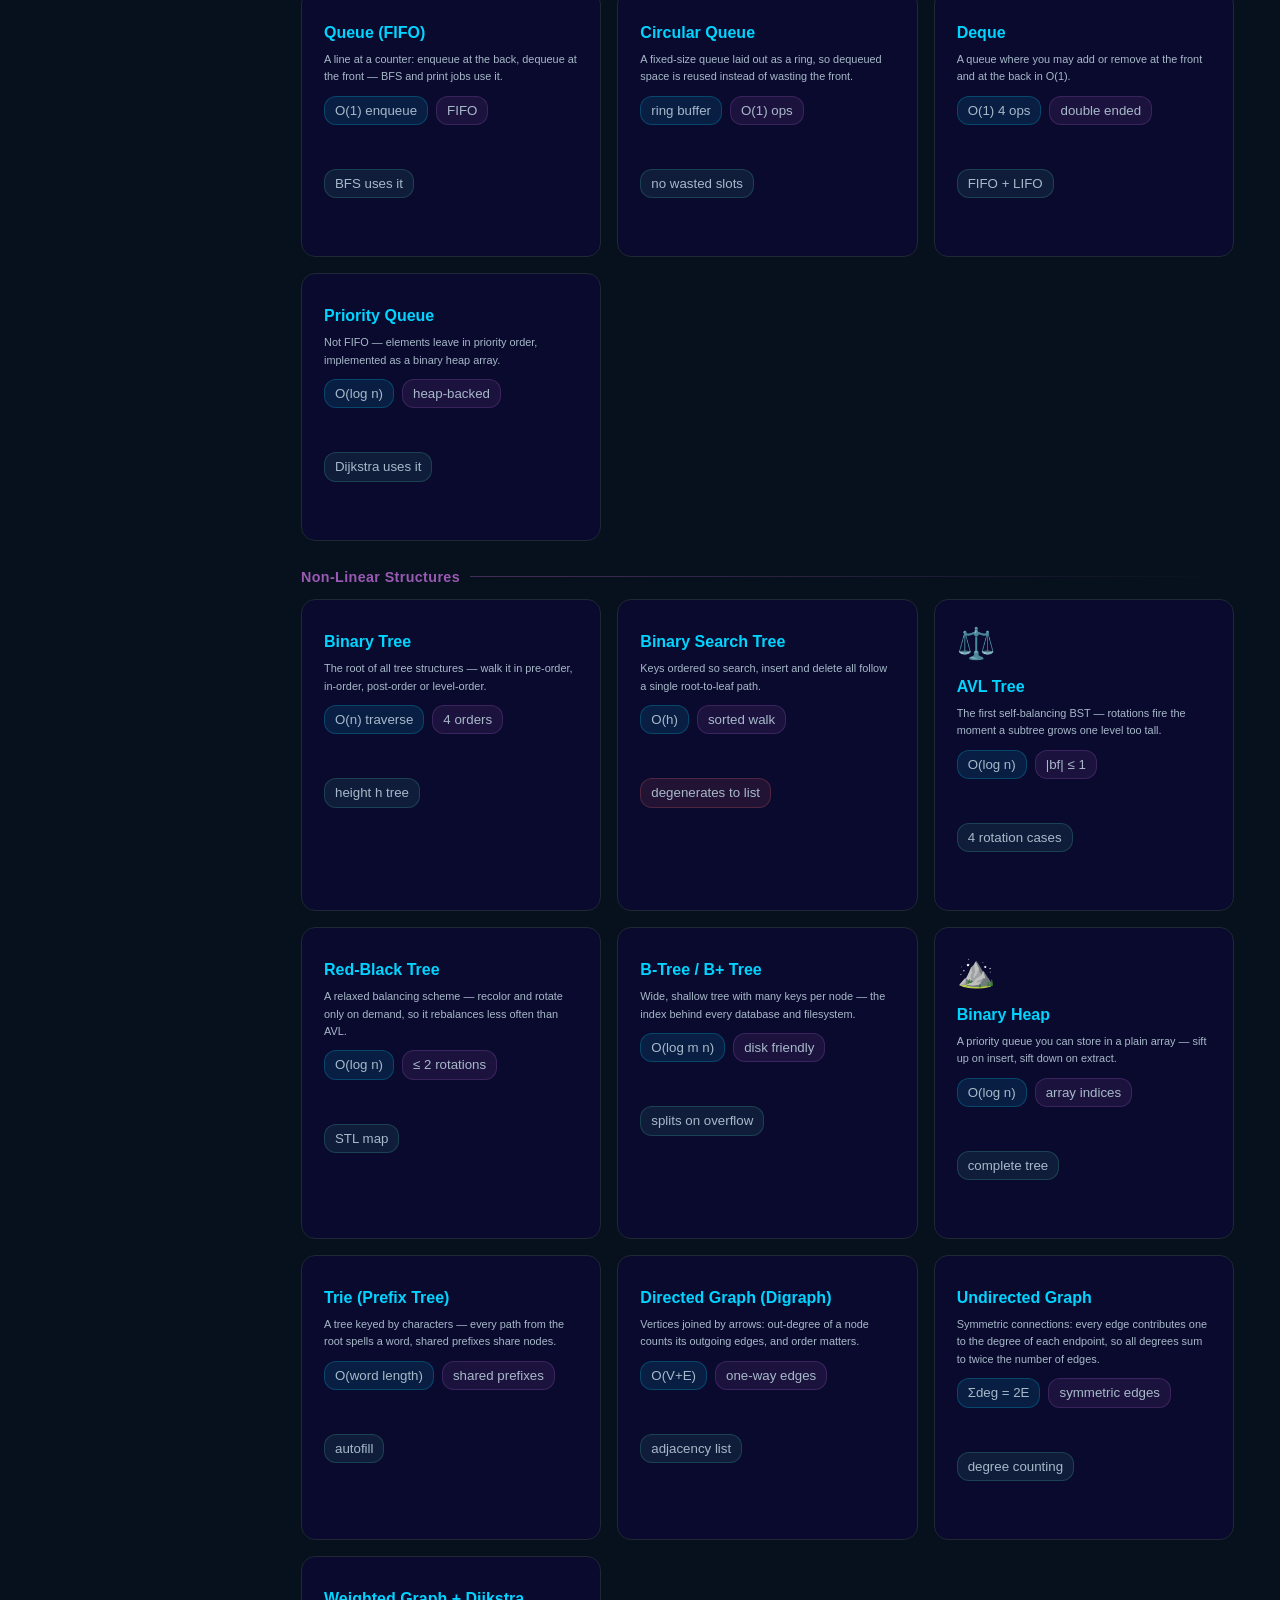
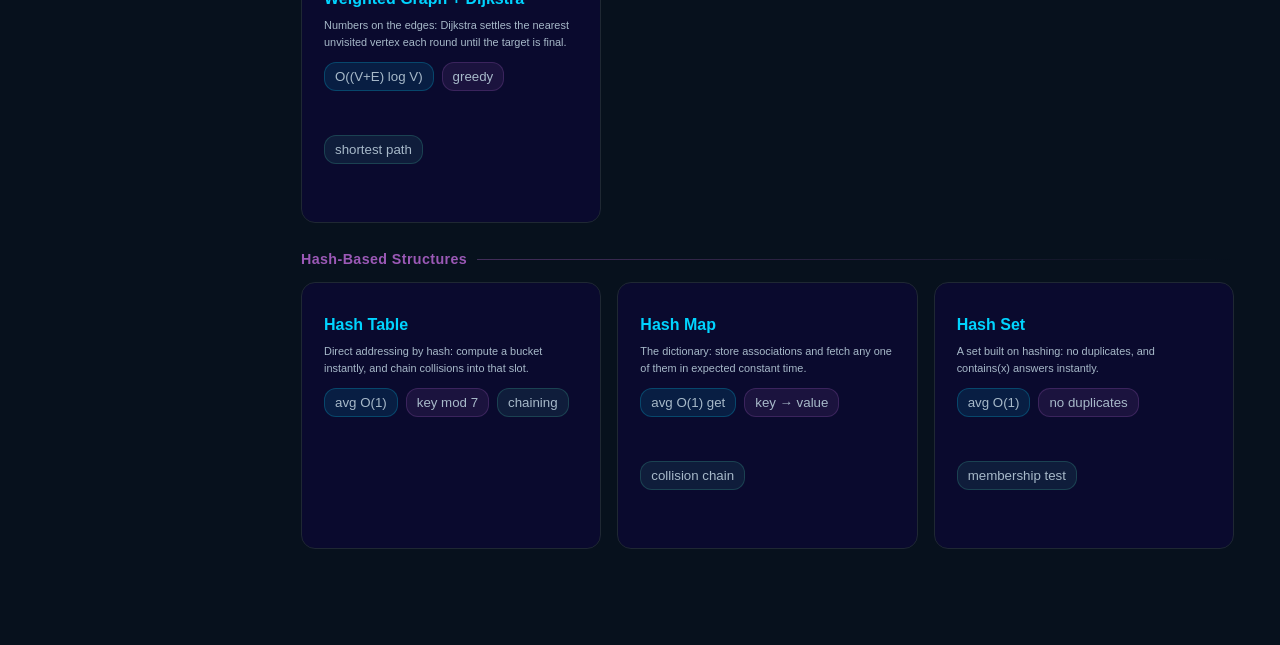
<file: data-structures.html>
<!DOCTYPE html>
<html lang="en">
<head>
<meta charset="UTF-8">
<meta name="viewport" content="width=device-width, initial-scale=1.0">
<title>Data Structures | AlgoLab</title>
<style>
*{margin:0;padding:0;box-sizing:border-box}
:root{--bg:#060912;--card:#0a0a2e;--border:#1f2833;--accent:#00d4ff;--green:#48d0b0;--red:#ff6b6b;--gold:#f1c40f;--purple:#9b59b6;--pink:#e84393;--text:#e0e0e0;--dim:#667080}
body{background:var(--bg);color:var(--text);font-family:'Segoe UI',system-ui,sans-serif;min-height:100vh;overflow-x:hidden}
.bg{position:fixed;top:0;left:255px;width:calc(100% - 255px);height:100%;z-index:0;pointer-events:none;overflow:hidden}
.bg .orb{position:absolute;border-radius:50%;filter:blur(80px);opacity:.12;animation:of 22s ease-in-out infinite}
.bg .orb:nth-child(1){width:400px;height:400px;background:var(--accent);top:-100px;left:-100px}
.bg .orb:nth-child(2){width:350px;height:350px;background:var(--purple);bottom:-100px;right:-100px;animation-delay:-8s}
.bg .orb:nth-child(3){width:300px;height:300px;background:var(--gold);top:40%;left:55%;animation-delay:-15s}
@keyframes of{0%,100%{transform:translate(0,0) scale(1)}33%{transform:translate(70px,-50px) scale(1.15)}66%{transform:translate(-50px,70px) scale(.85)}}
.header{position:relative;z-index:10;background:rgba(10,10,46,.92);backdrop-filter:blur(10px);padding:14px 25px;border-bottom:1px solid var(--border);display:flex;justify-content:space-between;align-items:center}
.logo{font-size:1.3rem;font-weight:800;background:linear-gradient(135deg,var(--accent),var(--purple));-webkit-background-clip:text;-webkit-text-fill-color:transparent}
.sub{color:var(--dim);font-size:.75rem}
.back-btn{padding:7px 16px;background:rgba(0,212,255,.1);border:1px solid var(--accent);border-radius:6px;color:var(--accent);font-size:.8rem;cursor:pointer;transition:all .2s;display:none}
.back-btn:hover{background:rgba(0,212,255,.2);transform:translateX(-3px)}
.back-btn.show{display:block}
.home{position:relative;z-index:1;max-width:1060px;margin:0 auto;padding:50px 20px;text-align:center}
.home h1{font-size:2.2rem;margin-bottom:8px;background:linear-gradient(135deg,var(--accent),var(--purple));-webkit-background-clip:text;-webkit-text-fill-color:transparent}
.home .tag{color:var(--dim);font-size:.95rem;margin-bottom:36px}
.catwrap{margin-bottom:26px;text-align:left}
.cat{font-size:1.02rem;font-weight:700;color:var(--purple);margin-bottom:12px;letter-spacing:.4px;display:flex;align-items:center;gap:10px}
.cat::after{content:'';flex:1;height:1px;background:linear-gradient(90deg,rgba(155,89,182,.4),transparent)}
.cards{display:grid;grid-template-columns:repeat(auto-fit,minmax(280px,1fr));gap:16px}
.card{background:var(--card);border:1px solid var(--border);border-radius:14px;padding:22px;cursor:pointer;transition:all .3s;position:relative;overflow:hidden;text-align:left}
.card::before{content:'';position:absolute;top:0;left:0;width:100%;height:3px;background:linear-gradient(90deg,var(--accent),var(--purple));transform:scaleX(0);transition:transform .3s;transform-origin:left}
.card:hover{transform:translateY(-6px);border-color:var(--accent);box-shadow:0 12px 40px rgba(0,212,255,.15)}
.card:hover::before{transform:scaleX(1)}
.card .ico{font-size:2.2rem;margin-bottom:10px}
.card h3{color:var(--accent);font-size:1.02rem;margin-bottom:7px}
.card p{color:var(--dim);font-size:.78rem;line-height:1.6;margin-bottom:10px}
.tags{display:flex;gap:8px;flex-wrap:wrap}
.tag{font-size:.64rem;padding:4px 10px;background:rgba(0,212,255,.1);border:1px solid rgba(0,212,255,.22);border-radius:12px;color:var(--accent)}
.tag.p{background:rgba(155,89,182,.12);border-color:rgba(155,89,182,.25);color:var(--purple)}
.tag.r{background:rgba(255,107,107,.1);border-color:rgba(255,107,107,.2);color:var(--red)}
.tag.g{background:rgba(72,208,176,.1);border-color:rgba(72,208,176,.2);color:var(--green)}
.algo{position:relative;z-index:1;max-width:1150px;margin:0 auto;padding:20px}
.panel{display:none}
.panel.on{display:block}
.algo-head{text-align:center;margin-bottom:18px}
.algo-head h2{color:var(--accent);font-size:1.4rem;margin-bottom:4px}
.algo-head p{color:var(--dim);font-size:.85rem}
.viz{background:rgba(10,10,46,.7);border:1px solid var(--border);border-radius:16px;padding:22px;min-height:300px;margin-bottom:14px;position:relative;overflow:hidden;backdrop-filter:blur(5px)}
.viz::before{content:'';position:absolute;top:0;left:0;right:0;height:1px;background:linear-gradient(90deg,transparent,var(--accent),transparent);opacity:.5}
.legend{display:flex;gap:12px;justify-content:center;flex-wrap:wrap;margin-bottom:12px}
.lg{display:flex;align-items:center;gap:6px;font-size:.66rem;color:var(--dim)}
.lg i{width:12px;height:12px;border-radius:3px;display:inline-block;border:1px solid rgba(255,255,255,.2)}
.controls{display:flex;gap:10px;justify-content:center;margin-bottom:12px;flex-wrap:wrap;align-items:center}
.btn{padding:10px 24px;border:none;border-radius:8px;font-size:.85rem;font-weight:600;cursor:pointer;transition:all .2s}
.btn:hover{transform:translateY(-2px);box-shadow:0 4px 15px rgba(0,0,0,.3)}
.btn:active{transform:translateY(0)}
.b-play{background:linear-gradient(135deg,var(--accent),#0984e3);color:#060912}
.b-step{background:rgba(0,212,255,.1);color:var(--accent);border:1px solid var(--accent)}
.b-reset{background:rgba(255,107,107,.1);color:var(--red);border:1px solid var(--red)}
.speed{display:flex;align-items:center;gap:8px;background:var(--card);border:1px solid var(--border);border-radius:8px;padding:6px 14px}
.speed label{font-size:.7rem;color:var(--dim);text-transform:uppercase;letter-spacing:1px}
.speed input[type=range]{width:80px;accent-color:var(--accent)}
.speed .val{font-size:.75rem;color:var(--accent);font-weight:600;min-width:35px}
.progress-bar{height:4px;background:var(--border);border-radius:2px;margin-bottom:12px;overflow:hidden}
.progress-fill{height:100%;background:linear-gradient(90deg,var(--accent),var(--purple));border-radius:2px;transition:width .3s;width:0%}
.status{text-align:center;color:var(--dim);font-size:.88rem;min-height:24px;margin-bottom:12px;font-weight:500}
.status.ok{color:var(--green)}.status.hl{color:var(--accent)}.status.err{color:var(--red)}
.desc{background:rgba(15,15,39,.8);border:1px solid var(--border);border-radius:10px;padding:14px 18px;font-size:.78rem;color:var(--dim);line-height:1.7}
.desc b{color:var(--accent)}
.desc .cx{display:inline-block;margin-top:6px;padding:3px 10px;background:rgba(0,212,255,.08);border:1px solid rgba(0,212,255,.18);border-radius:12px;color:var(--accent);font-size:.72rem;font-family:monospace}
.result{background:rgba(72,208,176,.06);border:1px solid var(--green);border-radius:10px;padding:14px;text-align:center;margin-top:12px;font-size:1rem;color:var(--green);font-weight:700;display:none;animation:su .4s ease}
.result.bad{border-color:var(--red);color:var(--red);background:rgba(255,107,107,.06)}
.result.show{display:block}
@keyframes su{from{opacity:0;transform:translateY(10px)}to{opacity:1;transform:translateY(0)}}
.log{max-height:150px;overflow-y:auto;padding:8px 10px;background:rgba(15,15,39,.6);border-radius:8px;margin-top:12px}
.log-line{font-size:.74rem;color:var(--dim);padding:3px 0;border-bottom:1px solid rgba(31,40,51,.5);font-family:monospace}
.log-line:last-child{border:none}
.log-line.hl{color:var(--accent)}.log-line.ok{color:var(--green)}.log-line.bad{color:var(--red)}
.sqwrap{display:flex;gap:6px;justify-content:center;flex-wrap:wrap;margin-bottom:14px;align-items:center}
.sq{min-width:34px;height:34px;padding:0 8px;border-radius:6px;display:flex;align-items:center;justify-content:center;font-weight:700;font-size:.82rem;font-family:Consolas,monospace;background:rgba(15,15,39,.9);border:1.5px solid var(--border);color:var(--dim);transition:all .25s;animation:pop .2s}
.sq.done{border-color:rgba(72,208,168,.5);color:rgba(72,208,168,.75)}
.sq.cur{border-color:var(--accent);color:var(--accent);background:rgba(0,212,255,.12);transform:scale(1.12);box-shadow:0 0 10px rgba(0,212,255,.3)}
.sq.op{border-color:var(--purple);color:var(--purple);background:rgba(155,89,182,.08);font-size:.7rem}
@keyframes pop{from{transform:scale(.7);opacity:0}to{transform:scale(1);opacity:1}}
.stats{display:flex;gap:10px;justify-content:center;flex-wrap:wrap;margin-top:14px}
.stat{padding:6px 14px;background:rgba(15,15,39,.8);border:1px solid var(--border);border-radius:8px;font-size:.72rem;color:var(--dim)}
.stat b{color:var(--accent);font-size:.9rem;margin-left:4px}
.err-msg{color:var(--red);text-align:center;padding:30px;font-size:.9rem}
.confetti{position:fixed;top:0;left:0;width:100%;height:100%;pointer-events:none;z-index:1000;overflow:hidden}
.confetti .pc{position:absolute;top:-10px;animation:cf linear forwards}
@keyframes cf{0%{top:-10px;opacity:1;transform:rotate(0)}100%{top:110%;opacity:0;transform:rotate(720deg)}}
/* array search */
.arr{display:flex;gap:6px;justify-content:center;flex-wrap:wrap;margin:14px 0}
.acell{width:64px;border-radius:9px;background:#1a1d3e;border:1.5px solid #34495e;text-align:center;padding:9px 0 5px;transition:all .25s;animation:pop .2s}
.acell .av{font-family:Consolas,monospace;font-size:1.15rem;font-weight:800;color:#9aa3b5}
.acell .ai{font-size:.55rem;color:var(--dim);letter-spacing:1px;margin-top:2px}
.acell.win{border-color:rgba(0,212,255,.5)}
.acell.out{opacity:.3}
.acell.probe{background:rgba(0,212,255,.14);border-color:var(--accent);transform:scale(1.1);box-shadow:0 0 14px rgba(0,212,255,.3);opacity:1}
.acell.probe .av{color:var(--accent)}
.acell.found{background:rgba(72,208,176,.3);border-color:var(--green);transform:scale(1.14);box-shadow:0 0 16px rgba(72,208,176,.4);opacity:1}
.acell.found .av{color:var(--green)}
.acell.sent{background:rgba(241,196,15,.16);border-color:var(--gold);opacity:1}
.acell.sent .av{color:var(--gold)}
.formula{text-align:center;font-family:Consolas,monospace;font-size:.95rem;color:var(--text);min-height:34px;animation:pop .3s;display:flex;flex-wrap:wrap;gap:5px;align-items:center;justify-content:center}
.formula .sq{display:inline-flex;margin:0}
.formula .qlab{color:var(--dim);font-size:.75rem;text-transform:uppercase;letter-spacing:1px;margin-right:4px}
/* graph search */
.gnodes{display:grid;grid-template-columns:repeat(3,74px);gap:12px 48px;justify-content:center;margin:14px 0}
.gnode{width:74px;height:54px;border-radius:10px;display:flex;align-items:center;justify-content:center;font-weight:800;font-size:1.05rem;background:#1a1d3e;border:1.5px solid #34495e;color:#9aa3b5;transition:all .25s;animation:pop .2s;font-family:Consolas,monospace}
.gnode.vst{background:rgba(72,208,176,.16);border-color:rgba(72,208,176,.6);color:var(--green)}
.gnode.qd{background:rgba(155,89,182,.14);border-color:rgba(155,89,182,.65);color:var(--purple)}
.gnode.cur{background:rgba(0,212,255,.16);border-color:var(--accent);color:var(--accent);transform:scale(1.14);box-shadow:0 0 14px rgba(0,212,255,.35)}
.gelist{display:grid;grid-template-columns:repeat(3,1fr);gap:6px;margin-top:12px}
.ge{padding:6px 8px;border:1px solid var(--border);border-radius:7px;font-family:Consolas,monospace;font-size:.78rem;color:var(--dim);text-align:center;transition:all .25s}
.ge.tree{border-color:var(--green);color:var(--green);background:rgba(72,208,176,.1)}
.ge.exp{border-color:var(--accent);color:var(--accent);background:rgba(0,212,255,.07)}
/* BST */
.tree{position:relative;width:340px;height:272px;margin:14px auto 6px}
.tedge{position:absolute;width:1.5px;background:#34495e;transform-origin:top center;transition:background .25s}
.tedge.on{background:var(--accent);box-shadow:0 0 7px rgba(0,212,255,.55)}
.tnode{display:flex;flex-direction:column;align-items:center;position:relative}
.tlabel{position:absolute;width:46px;height:40px;border-radius:9px;display:flex;align-items:center;justify-content:center;font-family:Consolas,monospace;font-weight:800;font-size:.98rem;background:#1a1d3e;border:1.5px solid #34495e;color:#9aa3b5;transition:all .25s;animation:pop .2s;z-index:2}
.tline{width:1.5px;height:16px;background:#34495e}
.tkids{display:flex;gap:18px;position:relative;padding-top:16px}
.tkids::before{content:'';position:absolute;top:0;left:23px;right:23px;height:1.5px;background:#34495e}
.tk{position:relative;display:flex;flex-direction:column;align-items:center}
.tk::before{content:'';position:absolute;top:-16px;left:calc(50% - .75px);width:1.5px;height:16px;background:#34495e}
.tlabel.onpath{border-color:rgba(0,212,255,.7);color:var(--accent);background:rgba(0,212,255,.1)}
.tlabel.cur{border-color:var(--gold);color:var(--gold);background:rgba(241,196,15,.14);transform:scale(1.14);box-shadow:0 0 12px rgba(241,196,15,.3)}
.tlabel.hit{border-color:var(--green);color:var(--green);background:rgba(72,208,176,.3);transform:scale(1.16);box-shadow:0 0 16px rgba(72,208,176,.4)}
/* primitives */
.pinfo{display:flex;gap:10px;justify-content:center;flex-wrap:wrap;margin:14px 0 4px}
.pbox{background:rgba(15,15,39,.9);border:1px solid var(--border);border-radius:10px;padding:8px 16px;text-align:center;min-width:104px;transition:all .25s;animation:pop .2s}
.pbox .pk{font-size:.58rem;color:var(--dim);text-transform:uppercase;letter-spacing:1px}
.pbox .pv{font-family:Consolas,monospace;font-size:1.12rem;font-weight:800;color:var(--accent);margin-top:3px}
.pbox.hl{border-color:var(--accent);background:rgba(0,212,255,.1);box-shadow:0 0 12px rgba(0,212,255,.25)}
.pbox.ok{border-color:var(--green);background:rgba(72,208,176,.1)}
.pbox.ok .pv{color:var(--green)}
.pbox.bad{border-color:var(--red);background:rgba(255,107,107,.1)}
.pbox.bad .pv{color:var(--red)}
.segrow{display:flex;justify-content:center;gap:3px;max-width:992px;margin:8px auto 4px}
.seg{flex:1;font-size:.56rem;color:var(--dim);letter-spacing:1.5px;text-transform:uppercase;text-align:center;border-top:2px solid var(--purple);padding-top:3px;transition:all .25s}
.seg.sign{border-color:var(--pink);color:var(--pink)}
.seg.exp{border-color:var(--purple);color:var(--purple)}
.seg.man{border-color:var(--gold);color:var(--gold)}
.bits{display:flex;gap:3px;justify-content:center;flex-wrap:wrap;margin:6px 0 4px}
.pbit{width:27px;height:34px;border-radius:6px;background:#1a1d3e;border:1.5px solid #34495e;display:flex;align-items:center;justify-content:center;font-family:Consolas,monospace;font-size:.9rem;font-weight:800;color:#3d4757;transition:all .25s;animation:pop .2s}
.pbit.on{color:var(--accent);border-color:rgba(0,212,255,.5);background:rgba(0,212,255,.09)}
.pbit.sign{border-color:rgba(232,67,147,.55)}
.pbit.exp{border-color:rgba(155,89,182,.55)}
.pbit.man{border-color:rgba(241,196,15,.5)}
.pbit.hl{transform:scale(1.2);box-shadow:0 0 12px rgba(0,212,255,.55);border-color:var(--accent);color:var(--accent);background:rgba(0,212,255,.22);z-index:2}
.pbit.ok{border-color:var(--green);color:var(--green);background:rgba(72,208,176,.22)}
/* generic cell row */
.cells{display:flex;gap:6px;justify-content:center;flex-wrap:wrap;margin:22px 0 4px;align-items:flex-end}
.cell{min-width:58px;border-radius:9px;background:#1a1d3e;border:1.5px solid #34495e;text-align:center;padding:13px 8px 5px;position:relative;transition:all .25s;animation:pop .2s}
.cell .cv{font-family:Consolas,monospace;font-size:1.05rem;font-weight:800;color:#9aa3b5}
.cell .ci{font-size:.55rem;color:var(--dim);letter-spacing:1px;margin-top:2px}
.cell .ct{position:absolute;top:-9px;left:50%;transform:translateX(-50%);font-size:.5rem;padding:1px 7px;border-radius:8px;background:var(--card);border:1px solid rgba(0,212,255,.5);color:var(--accent);white-space:nowrap}
.cell .ct.g{border-color:var(--gold);color:var(--gold)}
.cell.empty{border-style:dashed;opacity:.55}
.cell.empty .cv{color:#39414f}
.cell.hl{border-color:var(--accent);background:rgba(0,212,255,.14);transform:translateY(-6px);box-shadow:0 0 14px rgba(0,212,255,.3)}
.cell.hl .cv{color:var(--accent)}
.cell.ok{border-color:var(--green);background:rgba(72,208,176,.22);transform:translateY(-6px);box-shadow:0 0 14px rgba(72,208,176,.3)}
.cell.ok .cv{color:var(--green)}
.cell.bad{border-color:var(--red);background:rgba(255,107,107,.16);transform:translateY(-6px)}
.cell.bad .cv{color:var(--red)}
.cell.gone{opacity:.25;transform:scale(.85)}
.cell.move{border-color:var(--gold);background:rgba(241,196,15,.16)}
.cell.move .cv{color:var(--gold)}
.dirline{width:100%;text-align:center;font-size:.66rem;color:var(--dim);letter-spacing:2px;margin-top:14px;font-family:Consolas,monospace}
/* linked list */
.list{display:flex;justify-content:center;align-items:center;flex-wrap:wrap;margin:26px 0 4px}
.lnode{min-width:64px;padding:10px 6px 7px;background:#1a1d3e;border:1.5px solid #34495e;border-radius:9px;text-align:center;transition:all .25s;animation:pop .2s;position:relative}
.lnode .lv{font-family:Consolas,monospace;font-weight:800;font-size:1rem;color:#9aa3b5}
.lnode .ltag{position:absolute;top:-10px;left:50%;transform:translateX(-50%);font-size:.5rem;padding:1px 6px;border-radius:8px;background:var(--card);border:1px solid rgba(0,212,255,.5);color:var(--accent);white-space:nowrap}
.lnode .ltag.g{border-color:var(--gold);color:var(--gold)}
.lnode.hl{border-color:var(--accent);background:rgba(0,212,255,.12);transform:translateY(-5px)}
.lnode.hl .lv{color:var(--accent)}
.lnode.ok{border-color:var(--green);background:rgba(72,208,176,.24);transform:translateY(-5px)}
.lnode.ok .lv{color:var(--green)}
.lnode.bad{border-color:var(--red);background:rgba(255,107,107,.2)}
.lnode.bad .lv{color:var(--red)}
.lnode.gone{opacity:.28}
.larrow{padding:0 7px;color:#4a5568;font-size:1.15rem;transition:color .25s;animation:pop .2s}
.larrow.dbl{color:var(--purple)}
.larrow.hl{color:var(--accent);text-shadow:0 0 8px rgba(0,212,255,.6)}
.lnull{padding:9px 13px;border:1.5px dashed var(--dim);border-radius:9px;color:var(--dim);font-size:.7rem;font-family:Consolas,monospace;margin-left:6px}
.lwrap{text-align:center;color:var(--gold);font-size:.72rem;min-height:18px;margin-top:8px;font-family:Consolas,monospace}
/* binary tree (absolute layout, sized by renderer) */
.tree{position:relative;width:auto;height:auto;margin:18px auto 8px}
.tedge{position:absolute;width:1.5px;background:#34495e;transform-origin:top center;transition:background .25s}
.tedge.on{background:var(--accent);box-shadow:0 0 7px rgba(0,212,255,.55)}
.tlabel{position:absolute;width:46px;height:40px;border-radius:9px;display:flex;align-items:center;justify-content:center;font-family:Consolas,monospace;font-weight:800;font-size:.98rem;background:#1a1d3e;border:1.5px solid #34495e;color:#9aa3b5;transition:all .25s;animation:pop .2s;z-index:2}
.tlabel.onpath{border-color:rgba(0,212,255,.7);color:var(--accent);background:rgba(0,212,255,.1)}
.tlabel.cur{border-color:var(--gold);color:var(--gold);background:rgba(241,196,15,.14);transform:scale(1.14);box-shadow:0 0 12px rgba(241,196,15,.3)}
.tlabel.hit{border-color:var(--green);color:var(--green);background:rgba(72,208,176,.3);transform:scale(1.16);box-shadow:0 0 16px rgba(72,208,176,.4)}
.tlabel.newn{border-color:var(--green);color:var(--green);background:rgba(72,208,176,.28);transform:scale(1.14);box-shadow:0 0 14px rgba(72,208,176,.4)}
.tlabel.bad{border-color:var(--red);color:var(--red);background:rgba(255,107,107,.22);transform:scale(1.14);box-shadow:0 0 14px rgba(255,107,107,.45)}
.tlabel.split{border-color:var(--red);color:var(--red);background:rgba(255,107,107,.2);box-shadow:0 0 14px rgba(255,107,107,.4)}
.tlabel.red{border-color:#ff6b6b;background:rgba(255,107,107,.32);color:#ffc2c2}
.tlabel.black{border-color:#2f3b47;background:#131826;color:#aab4c2}
.tlabel.red.cur{border-color:var(--gold)}
.tbadge{position:absolute;bottom:-15px;left:50%;transform:translateX(-50%);font-size:.5rem;padding:0 6px;border-radius:7px;background:rgba(155,89,182,.3);border:1px solid rgba(155,89,182,.55);color:#d7b6ee;white-space:nowrap}
/* b-tree */
.btree{position:relative;margin:20px auto 10px}
.bnode{position:absolute;display:flex;gap:5px;padding:6px;background:#12161f;border:1.5px solid #34495e;border-radius:11px;transition:all .25s;animation:pop .2s}
.bkey{min-width:34px;padding:6px 7px;border-radius:7px;background:#1a1d3e;border:1px solid #34495e;font-family:Consolas,monospace;font-weight:800;font-size:.9rem;color:#9aa3b5;text-align:center;transition:all .25s}
.bnode.hl{border-color:var(--accent);box-shadow:0 0 12px rgba(0,212,255,.3)}
.bnode.hl .bkey{color:var(--accent);border-color:rgba(0,212,255,.5);background:rgba(0,212,255,.12)}
.bnode.split{border-color:var(--red);box-shadow:0 0 16px rgba(255,107,107,.4)}
.bnode.split .bkey{border-color:rgba(255,107,107,.5)}
.bnode.newn{border-color:var(--green);box-shadow:0 0 14px rgba(72,208,176,.4)}
.bnode.promo{border-color:var(--gold);box-shadow:0 0 16px rgba(241,196,15,.4)}
.bnode.promo .bkey{color:var(--gold);border-color:rgba(241,196,15,.5)}
.bedge{position:absolute;width:1.5px;background:#34495e;transform-origin:top center}
/* trie */
.trie{position:relative;margin:20px auto 8px}
.trn{position:absolute;width:34px;height:34px;border-radius:50%;border:1.5px solid #34495e;background:#1a1d3e;color:#9aa3b5;display:flex;align-items:center;justify-content:center;font-family:Consolas,monospace;font-weight:800;font-size:.9rem;transition:all .25s;animation:pop .2s;z-index:2}
.trn.root{border-color:var(--purple);color:var(--purple);background:rgba(155,89,182,.16)}
.trn.term{border-color:var(--green);color:var(--green);background:rgba(72,208,176,.2)}
.trn.term::after{content:'\2605';position:absolute;top:-10px;right:-8px;font-size:.62rem;color:var(--gold);text-shadow:0 0 6px rgba(241,196,15,.6)}
.trn.hl{border-color:var(--accent);color:var(--accent);background:rgba(0,212,255,.2);transform:scale(1.18);box-shadow:0 0 14px rgba(0,212,255,.45)}
.trn.miss{border-color:var(--red);color:var(--red);background:rgba(255,107,107,.25);transform:scale(1.18);box-shadow:0 0 14px rgba(255,107,107,.45)}
.tredge{position:absolute;width:1.5px;background:#34495e;transform-origin:top center;transition:background .25s}
.tredge.on{background:var(--accent);box-shadow:0 0 7px rgba(0,212,255,.55)}
/* adjacency list */
.alist{margin-top:14px;display:flex;flex-direction:column;gap:6px;max-width:620px;margin-left:auto;margin-right:auto}
.arow{display:flex;align-items:center;gap:8px;justify-content:center;flex-wrap:wrap;font-family:Consolas,monospace;font-size:.8rem;color:var(--dim);background:rgba(15,15,39,.7);border:1px solid var(--border);border-radius:8px;padding:6px 12px;transition:all .25s}
.arow.hl{border-color:var(--accent);color:var(--accent);background:rgba(0,212,255,.07)}
.arow .an{color:var(--accent);font-weight:800;min-width:16px;text-align:center}
.aw{padding:1px 8px;border-radius:9px;background:rgba(0,212,255,.1);border:1px solid rgba(0,212,255,.3);color:var(--accent);font-size:.72rem;transition:all .25s}
.aw.w{background:rgba(241,196,15,.14);border-color:rgba(241,196,15,.4);color:var(--gold)}
.aw.done{background:rgba(72,208,176,.16);border-color:rgba(72,208,176,.5);color:var(--green)}
.aw.dim{opacity:.35}
.aw.miss{border-color:rgba(255,107,107,.4);color:var(--red);background:rgba(255,107,107,.1)}
/* hash buckets */
.buckets{display:flex;flex-direction:column;gap:7px;margin:16px 0 6px;max-width:580px;margin-left:auto;margin-right:auto}
.brow{display:flex;align-items:center;gap:10px;border:1px solid var(--border);border-radius:9px;padding:7px 10px;background:rgba(15,15,39,.65);transition:all .25s;animation:pop .2s}
.bidx{width:36px;height:32px;flex:none;border-radius:7px;background:#1a1d3e;border:1px solid #34495e;display:flex;align-items:center;justify-content:center;font-family:Consolas,monospace;font-weight:800;font-size:.8rem;color:var(--dim);transition:all .25s}
.brow.hl{border-color:var(--accent);background:rgba(0,212,255,.08);box-shadow:0 0 10px rgba(0,212,255,.2)}
.brow.hl .bidx{border-color:var(--accent);color:var(--accent);background:rgba(0,212,255,.12)}
.bchain{display:flex;gap:7px;flex-wrap:wrap;align-items:center}
.bchip{padding:5px 11px;border-radius:9px;background:#1a1d3e;border:1.5px solid #34495e;font-family:Consolas,monospace;font-weight:700;font-size:.8rem;color:#9aa3b5;transition:all .25s;animation:pop .2s}
.bchip.hl{border-color:var(--accent);color:var(--accent);background:rgba(0,212,255,.14);transform:scale(1.1);box-shadow:0 0 12px rgba(0,212,255,.3)}
.bchip.ok{border-color:var(--green);color:var(--green);background:rgba(72,208,176,.22);transform:scale(1.08)}
.bchip.collide{border-color:var(--gold);color:var(--gold);background:rgba(241,196,15,.15);transform:scale(1.1)}
.bchip.gone{opacity:.3;text-decoration:line-through}
.bchip.bad{border-color:var(--red);color:var(--red);background:rgba(255,107,107,.15)}
.barrow{color:#4a5568;font-size:.9rem}
.bempty{color:#39414f;font-size:.72rem;font-style:italic}
.ds-home-link{display:inline-flex;align-items:center;padding:7px 12px;border:1px solid rgba(0,212,255,.45);border-radius:7px;background:rgba(0,212,255,.08);color:var(--accent);text-decoration:none;font-size:.78rem;font-weight:600;white-space:nowrap;transition:background .2s,transform .2s}
.ds-home-link:hover{background:rgba(0,212,255,.16);transform:translateY(-1px)}
@media(max-width:900px){.bg{left:0;width:100%}}
@media(max-width:620px){.header{padding:12px;gap:10px;flex-wrap:wrap}.ds-home-link{order:3}.header .sub{margin-left:auto}}
</style>
<style id="shared-shell-style">
/* Shared navigation shell; the original educational canvas and simulation styles remain page-specific. */
.shared-shell{min-height:100vh;display:flex;align-items:stretch;background:var(--ui-bg,#07111d);color:var(--ui-text,#f5f7fa)}
.shared-sidebar{width:255px;flex:0 0 255px;background:#081523;border-right:1px solid var(--ui-line,#24425d);padding:24px 16px;display:flex;flex-direction:column;gap:12px;min-height:100vh;position:sticky;top:0;height:100vh;overflow:auto;z-index:100}
.shared-brand{display:flex;gap:12px;align-items:center;padding:4px 8px 20px;text-decoration:none;color:inherit}
.shared-brand-mark{width:40px;height:40px;flex:0 0 40px;border-radius:12px;background:linear-gradient(135deg,#22d3ee,#2385f2);display:grid;place-items:center;font-size:22px;font-weight:800;color:#07111d}
.shared-brand b{display:block;font-size:19px;line-height:1.2;color:var(--ui-text,#f5f7fa)}
.shared-brand small{display:block;font-size:11px;color:var(--ui-muted,#8ea6bb);margin-top:3px}
.shared-home{display:block;text-decoration:none;padding:10px 12px;border:1px solid var(--ui-line,#24425d);border-radius:9px;color:var(--ui-muted,#8ea6bb);font-size:13px}
.shared-home:hover{color:var(--ui-text,#f5f7fa);border-color:var(--ui-accent,#22d3ee)}
.shared-side-title{font-size:10px;letter-spacing:1.5px;color:var(--ui-muted,#8ea6bb);font-weight:800;padding:8px 10px 2px}
.shared-nav{display:flex;flex-direction:column;gap:3px}
.shared-nav .nav-item{display:block;text-decoration:none;width:100%;border:1px solid transparent;background:transparent;color:var(--ui-muted,#8ea6bb);text-align:left;padding:9px 11px;border-radius:9px;margin:0;font:600 12px/1.35 var(--ui-font,Inter,"Segoe UI",Arial,sans-serif)}
.shared-nav .nav-item:hover{background:var(--ui-panel-2,#102a43);color:var(--ui-text,#f5f7fa)}
.shared-nav .nav-item.active{background:var(--ui-panel-2,#102a43);border-color:var(--ui-line,#24425d);color:var(--ui-text,#f5f7fa)}
.shared-nav .nav-item small{display:block;color:var(--ui-muted,#8ea6bb);font-size:10px;font-weight:400;margin-top:3px}
.shared-theme{width:100%;min-height:38px;border:1px solid var(--ui-line,#24425d);border-radius:9px;background:var(--ui-panel-2,#102a43);color:var(--ui-text,#f5f7fa);font:700 12px/1.2 var(--ui-font,Inter,"Segoe UI",Arial,sans-serif);padding:9px 11px;text-align:left;cursor:pointer}
.shared-note{margin-top:auto;border:1px solid var(--ui-line,#24425d);background:var(--ui-panel,#0b1b2b);padding:12px;border-radius:12px;color:var(--ui-muted,#8ea6bb);font-size:12px}
.shared-note b{color:var(--ui-accent,#22d3ee)}.shared-note p{margin:6px 0 0;font-size:12px;line-height:1.5}
.shared-main{flex:1;min-width:0;width:calc(100% - 255px);padding:20px 26px;}
body[data-theme="light"] .shared-shell{background:var(--ui-bg,#f2f6fa);color:var(--ui-text,#102033)}
body[data-theme="light"] .shared-sidebar{background:#fff;border-color:var(--ui-line,#b7c7d6)}
body[data-theme="light"] .shared-brand b{color:#152235}
body[data-theme="light"] .shared-home,body[data-theme="light"] .shared-nav .nav-item{color:#465d73}
body[data-theme="light"] .shared-nav .nav-item.active{background:#edf3f7;color:#152235;border-color:#b7c7d6}
body[data-theme="light"] .shared-theme{background:#f7fafc;color:#102033;border-color:#b7c7d6}
@media(max-width:900px){.shared-shell{display:block}.shared-sidebar{position:relative;width:100%;height:auto;min-height:0;max-height:none;overflow:visible;padding:12px;gap:8px;border-right:0;border-bottom:1px solid var(--ui-line,#24425d)}.shared-brand{padding:2px 4px 8px}.shared-nav{display:grid;grid-template-columns:repeat(auto-fit,minmax(170px,1fr));gap:5px}.shared-note{display:none}.shared-main{width:100%;padding:14px}}
</style>
<link rel="stylesheet" href="design-system.css">

<style id="data-structures-theme-fixes">
body[data-theme="light"]{--bg:#f2f6fa;--card:#ffffff;--border:#c8d5e1;--text:#152235;--dim:#52677d;background:var(--bg);color:var(--text)}
body[data-theme="light"] .header{background:rgba(255,255,255,.95);border-color:var(--border)}
body[data-theme="light"] .home .tag,body[data-theme="light"] .sub{color:var(--dim)}
body[data-theme="light"] .card,body[data-theme="light"] .panel,body[data-theme="light"] .viz,body[data-theme="light"] .result-box,body[data-theme="light"] .control-panel{background:var(--card);border-color:var(--border);color:var(--text)}
body[data-theme="light"] .card p,body[data-theme="light"] .panel p,body[data-theme="light"] .algo-head p{color:var(--dim)}
body[data-theme="light"] .bg .orb{opacity:.06}
</style>
<link rel="stylesheet" href="enhance.css"></head>
<body data-theme="dark">
<div class="shared-shell" id="sharedAlgoLabShell">
<aside class="shared-sidebar" aria-label="AlgoLab navigation">
<a class="shared-brand" href="index.html"><span class="shared-brand-mark">A</span><span><b>AlgoLab</b><small>INTERACTIVE LEARNING STUDIO</small></span></a>
<a class="shared-home" href="index.html">← All learning labs</a>
<div class="shared-side-title">LEARNING LABS</div>
<nav class="shared-nav" id="sharedAlgoLabNav" aria-label="Learning labs"><a class="nav-item" href="sorting.html"><span>Sorting Algorithms</span><small>Core algorithm lab</small></a><a class="nav-item" href="searching.html"><span>Searching Algorithms</span><small>Array, tree and graph search</small></a><a class="nav-item" href="greedy.html"><span>Greedy Algorithms</span><small>Optimization strategies</small></a><a class="nav-item" href="dp.html"><span>Dynamic Programming</span><small>Subproblems and recurrence</small></a><a class="nav-item" href="graph.html"><span>Graph Algorithms</span><small>Traversal and graph structure</small></a><a class="nav-item active" href="data-structures.html" aria-current="page"><span>Data Structures</span><small>Foundational structures</small></a><a class="nav-item" href="hanoi.html"><span>Tower of Hanoi</span><small>Recursion and puzzles</small></a><a class="nav-item" href="string-matching.html"><span>String Matching</span><small>Text and pattern algorithms</small></a><a class="nav-item" href="backtracking.html"><span>Backtracking Algorithms</span><small>Search and constraints</small></a><a class="nav-item" href="branch-bound.html"><span>Branch and Bound</span><small>Exact optimization</small></a><a class="nav-item" href="advanced-data-structures.html"><span>Advanced Data Structures</span><small>Trees, queries and sets</small></a><a class="nav-item" href="cryptography-math.html"><span>Cryptography &amp; Mathematical Algorithms</span><small>Number theory and security</small></a><a class="nav-item" href="advanced-network-flows.html"><span>Advanced Network Flows &amp; Approximation</span><small>Flows and approximation</small></a></nav>
<button type="button" class="shared-theme" id="themeToggle" aria-label="Switch theme">☾ Dark theme</button>
<div class="shared-note"><b>Learning mode</b><p>Explore the visualizer, follow the steps, and review the structure's properties and operations.</p></div>
</aside>
<div class="shared-main" id="sharedMainContent">
<div class="bg"><div class="orb"></div><div class="orb"></div><div class="orb"></div></div>
<div class="header"><a class="ds-home-link" href="index.html">← AlgoLab Home</a><div class="logo">Data Structures</div><button class="back-btn" id="backBtn">&#8592; Home</button><div class="sub">Interactive Visualizer</div></div>

<div class="home" id="homeScreen">
<h1>Data Structures</h1>
<p class="tag">From primitive types to trees, graphs and hash tables — 27 structures, animated operation by operation</p>
<div class="catwrap">
<div class="cat">Primitive Types</div>
<div class="cards"><div class="card" data-a="0"><div class="ico"> </div><h3>Integer (int32)</h3><p>Signed 32-bit whole numbers use two's-complement representation, with a range from −2³¹ to 2³¹−1 — the format behind many array indices, loop counters and size fields.</p><div class="tags"><span class="tag">4 bytes</span><span class="tag p">two's complement</span><span class="tag g">range −2³¹ to 2³¹−1</span></div></div><div class="card" data-a="1"><div class="ico"> </div><h3>Float (IEEE-754)</h3><p>IEEE-754 single precision uses 1 sign bit, 8 exponent bits and a 23-bit fraction field — see where rounding error comes from.</p><div class="tags"><span class="tag">1 + 8 + 23 bits</span><span class="tag p">normalized</span><span class="tag g">bias 127</span></div></div><div class="card" data-a="2"><div class="ico"> </div><h3>Character</h3><p>A character is just a small integer: A = 65, a = 97, and one bit separates upper from lower case.</p><div class="tags"><span class="tag">7-bit ASCII</span><span class="tag p">case = bit 5</span><span class="tag g">Unicode extends</span></div></div><div class="card" data-a="3"><div class="ico"> </div><h3>Boolean</h3><p>A logical value with two states, true or false; implementations commonly encode these as 1 and 0.</p><div class="tags"><span class="tag">true / false</span><span class="tag p">1 bit logic</span><span class="tag g">flags everywhere</span></div></div></div>
</div>
<div class="catwrap">
<div class="cat">Linear Structures</div>
<div class="cards"><div class="card" data-a="4"><div class="ico"> </div><h3>Static Array</h3><p>A fixed run of memory slots — instant O(1) indexing by address arithmetic, but the size can never change.</p><div class="tags"><span class="tag">O(1) index</span><span class="tag p">contiguous</span><span class="tag r">fixed size</span></div></div><div class="card" data-a="5"><div class="ico"> </div><h3>Dynamic Array</h3><p>A resizable array that doubles its capacity when full, copying the old data once in a while.</p><div class="tags"><span class="tag">amortized O(1)</span><span class="tag p">double on full</span><span class="tag g">copy cost spread</span></div></div><div class="card" data-a="6"><div class="ico">➡️</div><h3>Singly Linked List</h3><p>Nodes chained in one direction — O(1) insert at the head, but you must walk to reach anything else.</p><div class="tags"><span class="tag">O(1) push front</span><span class="tag p">one-directional</span><span class="tag r">O(n) search</span></div></div><div class="card" data-a="7"><div class="ico">↔️</div><h3>Doubly Linked List</h3><p>Every node keeps a prev pointer too, so traversal and known-node deletion become cheap.</p><div class="tags"><span class="tag">O(1) delete</span><span class="tag p">bidirectional</span><span class="tag g">2 pointers</span></div></div><div class="card" data-a="8"><div class="ico"> </div><h3>Circular Linked List</h3><p>No NULL at the end — the last node links to the first, giving round-robin traversal without a sentinel.</p><div class="tags"><span class="tag">wrap-around</span><span class="tag p">round robin</span><span class="tag g">no NULL end</span></div></div><div class="card" data-a="9"><div class="ico"> </div><h3>Stack (LIFO)</h3><p>A pile: push and pop only at the top — undo history, call frames and depth-first search all live here.</p><div class="tags"><span class="tag">O(1) push/pop</span><span class="tag p">LIFO</span><span class="tag g">undo / DFS</span></div></div><div class="card" data-a="10"><div class="ico"> </div><h3>Queue (FIFO)</h3><p>A line at a counter: enqueue at the back, dequeue at the front — BFS and print jobs use it.</p><div class="tags"><span class="tag">O(1) enqueue</span><span class="tag p">FIFO</span><span class="tag g">BFS uses it</span></div></div><div class="card" data-a="11"><div class="ico"> </div><h3>Circular Queue</h3><p>A fixed-size queue laid out as a ring, so dequeued space is reused instead of wasting the front.</p><div class="tags"><span class="tag">ring buffer</span><span class="tag p">O(1) ops</span><span class="tag g">no wasted slots</span></div></div><div class="card" data-a="12"><div class="ico"> </div><h3>Deque</h3><p>A queue where you may add or remove at the front and at the back in O(1).</p><div class="tags"><span class="tag">O(1) 4 ops</span><span class="tag p">double ended</span><span class="tag g">FIFO + LIFO</span></div></div><div class="card" data-a="13"><div class="ico"> </div><h3>Priority Queue</h3><p>Not FIFO — elements leave in priority order, implemented as a binary heap array.</p><div class="tags"><span class="tag">O(log n)</span><span class="tag p">heap-backed</span><span class="tag g">Dijkstra uses it</span></div></div></div>
</div>
<div class="catwrap">
<div class="cat">Non-Linear Structures</div>
<div class="cards"><div class="card" data-a="14"><div class="ico"> </div><h3>Binary Tree</h3><p>The root of all tree structures — walk it in pre-order, in-order, post-order or level-order.</p><div class="tags"><span class="tag">O(n) traverse</span><span class="tag p">4 orders</span><span class="tag g">height h tree</span></div></div><div class="card" data-a="15"><div class="ico"> </div><h3>Binary Search Tree</h3><p>Keys ordered so search, insert and delete all follow a single root-to-leaf path.</p><div class="tags"><span class="tag">O(h)</span><span class="tag p">sorted walk</span><span class="tag r">degenerates to list</span></div></div><div class="card" data-a="16"><div class="ico">⚖️</div><h3>AVL Tree</h3><p>The first self-balancing BST — rotations fire the moment a subtree grows one level too tall.</p><div class="tags"><span class="tag">O(log n)</span><span class="tag p">|bf| ≤ 1</span><span class="tag g">4 rotation cases</span></div></div><div class="card" data-a="17"><div class="ico"> </div><h3>Red-Black Tree</h3><p>A relaxed balancing scheme — recolor and rotate only on demand, so it rebalances less often than AVL.</p><div class="tags"><span class="tag">O(log n)</span><span class="tag p">≤ 2 rotations</span><span class="tag g">STL map</span></div></div><div class="card" data-a="18"><div class="ico"> </div><h3>B-Tree / B+ Tree</h3><p>Wide, shallow tree with many keys per node — the index behind every database and filesystem.</p><div class="tags"><span class="tag">O(log m n)</span><span class="tag p">disk friendly</span><span class="tag g">splits on overflow</span></div></div><div class="card" data-a="19"><div class="ico">⛰️</div><h3>Binary Heap</h3><p>A priority queue you can store in a plain array — sift up on insert, sift down on extract.</p><div class="tags"><span class="tag">O(log n)</span><span class="tag p">array indices</span><span class="tag g">complete tree</span></div></div><div class="card" data-a="20"><div class="ico"> </div><h3>Trie (Prefix Tree)</h3><p>A tree keyed by characters — every path from the root spells a word, shared prefixes share nodes.</p><div class="tags"><span class="tag">O(word length)</span><span class="tag p">shared prefixes</span><span class="tag g">autofill</span></div></div><div class="card" data-a="21"><div class="ico"> </div><h3>Directed Graph (Digraph)</h3><p>Vertices joined by arrows: out-degree of a node counts its outgoing edges, and order matters.</p><div class="tags"><span class="tag">O(V+E)</span><span class="tag p">one-way edges</span><span class="tag g">adjacency list</span></div></div><div class="card" data-a="22"><div class="ico"> </div><h3>Undirected Graph</h3><p>Symmetric connections: every edge contributes one to the degree of each endpoint, so all degrees sum to twice the number of edges.</p><div class="tags"><span class="tag">Σdeg = 2E</span><span class="tag p">symmetric edges</span><span class="tag g">degree counting</span></div></div><div class="card" data-a="23"><div class="ico"> </div><h3>Weighted Graph + Dijkstra</h3><p>Numbers on the edges: Dijkstra settles the nearest unvisited vertex each round until the target is final.</p><div class="tags"><span class="tag">O((V+E) log V)</span><span class="tag p">greedy</span><span class="tag g">shortest path</span></div></div></div>
</div>
<div class="catwrap">
<div class="cat">Hash-Based Structures</div>
<div class="cards"><div class="card" data-a="24"><div class="ico"> </div><h3>Hash Table</h3><p>Direct addressing by hash: compute a bucket instantly, and chain collisions into that slot.</p><div class="tags"><span class="tag">avg O(1)</span><span class="tag p">key mod 7</span><span class="tag g">chaining</span></div></div><div class="card" data-a="25"><div class="ico"> </div><h3>Hash Map</h3><p>The dictionary: store associations and fetch any one of them in expected constant time.</p><div class="tags"><span class="tag">avg O(1) get</span><span class="tag p">key → value</span><span class="tag g">collision chain</span></div></div><div class="card" data-a="26"><div class="ico"> </div><h3>Hash Set</h3><p>A set built on hashing: no duplicates, and contains(x) answers instantly.</p><div class="tags"><span class="tag">avg O(1)</span><span class="tag p">no duplicates</span><span class="tag g">membership test</span></div></div></div>
</div>
</div>

<div class="algo" id="algoScreen" style="display:none">
<div class="panel on" id="p0">
<div class="algo-head"><h2>Integer (int32)</h2><p>Sign bit plus two's complement in 32 bits</p></div>
<div class="viz">
<div class="legend"><span class="lg"><i style="background:rgba(0,212,255,.5);border-color:#00d4ff"></i>bit = 1</span><span class="lg"><i style="background:#1a1d3e;opacity:.5"></i>bit = 0</span><span class="lg"><i style="background:rgba(232,67,147,.45);border-color:#e84393"></i>sign</span><span class="lg"><i style="background:rgba(155,89,182,.45);border-color:#9b59b6"></i>exponent</span><span class="lg"><i style="background:rgba(241,196,15,.45);border-color:#f1c40f"></i>mantissa</span></div>
<div class="sqwrap" id="ops0"></div>
<div class="pinfo" id="pinfo0"></div>
<div class="segrow" id="segrow0"></div>
<div class="bits" id="bits0"></div>
<div class="formula" id="ft0"></div>
<div class="stats" id="stats0"></div>
<div class="log" id="log0"></div>
<div class="result" id="res0"></div>
</div>
<div class="progress-bar"><div class="progress-fill" id="prog0"></div></div>
<div class="status" id="s0">Press Play or Step to begin</div>
<div class="controls"><button class="btn b-play" id="play0">&#9654; Play</button><button class="btn b-step" id="step0">Next Step</button><button class="btn b-reset" id="reset0">Reset</button><div class="speed"><label>Speed</label><input type="range" min="150" max="1500" value="550" id="spd0"><span class="val" id="spdv0">0.55s</span></div></div>
<div class="desc"><b>How:</b> Store a signed whole number in 32 bits. Positive 13 is found by repeated division by two — read the remainders bottom to top to get 1101. To represent −13, invert every bit of 13 and add one: two's complement lets the CPU use the same arithmetic circuitry for addition and subtraction. <span class="cx">int32: −2³¹ … 2³¹−1 | 4 bytes | O(1) arithmetic</span></div>
</div>

<div class="panel" id="p1">
<div class="algo-head"><h2>Float (IEEE-754)</h2><p>Sign, exponent and 23-bit mantissa</p></div>
<div class="viz">
<div class="legend"><span class="lg"><i style="background:rgba(0,212,255,.5);border-color:#00d4ff"></i>bit = 1</span><span class="lg"><i style="background:#1a1d3e;opacity:.5"></i>bit = 0</span><span class="lg"><i style="background:rgba(232,67,147,.45);border-color:#e84393"></i>sign</span><span class="lg"><i style="background:rgba(155,89,182,.45);border-color:#9b59b6"></i>exponent</span><span class="lg"><i style="background:rgba(241,196,15,.45);border-color:#f1c40f"></i>mantissa</span></div>
<div class="sqwrap" id="ops1"></div>
<div class="pinfo" id="pinfo1"></div>
<div class="segrow" id="segrow1"></div>
<div class="bits" id="bits1"></div>
<div class="formula" id="ft1"></div>
<div class="stats" id="stats1"></div>
<div class="log" id="log1"></div>
<div class="result" id="res1"></div>
</div>
<div class="progress-bar"><div class="progress-fill" id="prog1"></div></div>
<div class="status" id="s1">Press Play or Step to begin</div>
<div class="controls"><button class="btn b-play" id="play1">&#9654; Play</button><button class="btn b-step" id="step1">Next Step</button><button class="btn b-reset" id="reset1">Reset</button><div class="speed"><label>Speed</label><input type="range" min="150" max="1500" value="550" id="spd1"><span class="val" id="spdv1">0.55s</span></div></div>
<div class="desc"><b>How:</b> Split 32 bits into three fields: a sign bit, an 8-bit biased exponent (127 + power of two) and a 23-bit fraction. Normalize 3.14 = 1.10010001111010111000011 × 21, bias the exponent to 128, then read back the stored value — it is not exactly 3.14. <span class="cx">float32: ~7 significant digits | 4 bytes | rounding error 1.05e-7</span></div>
</div>

<div class="panel" id="p2">
<div class="algo-head"><h2>Character</h2><p>ASCII / Unicode character codes</p></div>
<div class="viz">
<div class="legend"><span class="lg"><i style="background:rgba(0,212,255,.5);border-color:#00d4ff"></i>bit = 1</span><span class="lg"><i style="background:#1a1d3e;opacity:.5"></i>bit = 0</span><span class="lg"><i style="background:rgba(232,67,147,.45);border-color:#e84393"></i>sign</span><span class="lg"><i style="background:rgba(155,89,182,.45);border-color:#9b59b6"></i>exponent</span><span class="lg"><i style="background:rgba(241,196,15,.45);border-color:#f1c40f"></i>mantissa</span></div>
<div class="sqwrap" id="ops2"></div>
<div class="pinfo" id="pinfo2"></div>
<div class="segrow" id="segrow2"></div>
<div class="bits" id="bits2"></div>
<div class="formula" id="ft2"></div>
<div class="stats" id="stats2"></div>
<div class="log" id="log2"></div>
<div class="result" id="res2"></div>
</div>
<div class="progress-bar"><div class="progress-fill" id="prog2"></div></div>
<div class="status" id="s2">Press Play or Step to begin</div>
<div class="controls"><button class="btn b-play" id="play2">&#9654; Play</button><button class="btn b-step" id="step2">Next Step</button><button class="btn b-reset" id="reset2">Reset</button><div class="speed"><label>Speed</label><input type="range" min="150" max="1500" value="550" id="spd2"><span class="val" id="spdv2">0.55s</span></div></div>
<div class="desc"><b>How:</b> Characters map to integer codes. ASCII stores them in 8 bits: A = 65 = 01000001 and a = 97 = 01100001 — the codes differ by exactly 32, i.e. bit 5 alone switches case. Modern text uses the same idea with Unicode, which simply reserves more bits. <span class="cx">ASCII: 0–127 in 7 bits | Unicode (UTF-8): 1–4 bytes | O(1) compare</span></div>
</div>

<div class="panel" id="p3">
<div class="algo-head"><h2>Boolean</h2><p>true / false — one bit of truth</p></div>
<div class="viz">
<div class="legend"><span class="lg"><i style="background:rgba(0,212,255,.5);border-color:#00d4ff"></i>bit = 1</span><span class="lg"><i style="background:#1a1d3e;opacity:.5"></i>bit = 0</span><span class="lg"><i style="background:rgba(232,67,147,.45);border-color:#e84393"></i>sign</span><span class="lg"><i style="background:rgba(155,89,182,.45);border-color:#9b59b6"></i>exponent</span><span class="lg"><i style="background:rgba(241,196,15,.45);border-color:#f1c40f"></i>mantissa</span></div>
<div class="sqwrap" id="ops3"></div>
<div class="pinfo" id="pinfo3"></div>
<div class="segrow" id="segrow3"></div>
<div class="bits" id="bits3"></div>
<div class="formula" id="ft3"></div>
<div class="stats" id="stats3"></div>
<div class="log" id="log3"></div>
<div class="result" id="res3"></div>
</div>
<div class="progress-bar"><div class="progress-fill" id="prog3"></div></div>
<div class="status" id="s3">Press Play or Step to begin</div>
<div class="controls"><button class="btn b-play" id="play3">&#9654; Play</button><button class="btn b-step" id="step3">Next Step</button><button class="btn b-reset" id="reset3">Reset</button><div class="speed"><label>Speed</label><input type="range" min="150" max="1500" value="550" id="spd3"><span class="val" id="spdv3">0.55s</span></div></div>
<div class="desc"><b>How:</b> A boolean holds only two states, so one bit is enough (languages usually pad it to one byte for alignment). Every loop condition, permission flag and visited marker in this whole site is built from these single bits, combined with AND, OR and NOT. <span class="cx">bool: true = 1, false = 0 | 1 byte in memory | O(1) logic</span></div>
</div>

<div class="panel" id="p4">
<div class="algo-head"><h2>Static Array</h2><p>Fixed-size contiguous block</p></div>
<div class="viz">
<div class="legend"><span class="lg"><i style="background:#1a1d3e"></i>occupied</span><span class="lg"><i style="background:#1a1d3e;opacity:.4;border-style:dashed"></i>empty slot</span><span class="lg"><i style="background:rgba(0,212,255,.4);border-color:#00d4ff"></i>current</span><span class="lg"><i style="background:rgba(72,208,176,.45);border-color:#48d0b0"></i>added / front</span><span class="lg"><i style="background:rgba(241,196,15,.4);border-color:#f1c40f"></i>moved</span></div>
<div class="sqwrap" id="ops4"></div>
<div class="cells" id="cells4"></div>
<div class="formula" id="ft4"></div>
<div class="stats" id="stats4"></div>
<div class="log" id="log4"></div>
<div class="result" id="res4"></div>
</div>
<div class="progress-bar"><div class="progress-fill" id="prog4"></div></div>
<div class="status" id="s4">Press Play or Step to begin</div>
<div class="controls"><button class="btn b-play" id="play4">&#9654; Play</button><button class="btn b-step" id="step4">Next Step</button><button class="btn b-reset" id="reset4">Reset</button><div class="speed"><label>Speed</label><input type="range" min="150" max="1500" value="550" id="spd4"><span class="val" id="spdv4">0.55s</span></div></div>
<div class="desc"><b>How:</b> Allocate N consecutive slots at creation time. Reading a[i] is pure arithmetic: address = base + i × element size, so every element is reached in one step. The trade-off is that the size is baked in — there is no room to grow, which is exactly what the dynamic array fixes. <span class="cx">index O(1) | search O(n) | resize not allowed | memory contiguous</span></div>
</div>

<div class="panel" id="p5">
<div class="algo-head"><h2>Dynamic Array</h2><p>Grows by doubling — amortized O(1) push</p></div>
<div class="viz">
<div class="legend"><span class="lg"><i style="background:#1a1d3e"></i>occupied</span><span class="lg"><i style="background:#1a1d3e;opacity:.4;border-style:dashed"></i>empty slot</span><span class="lg"><i style="background:rgba(0,212,255,.4);border-color:#00d4ff"></i>current</span><span class="lg"><i style="background:rgba(72,208,176,.45);border-color:#48d0b0"></i>added / front</span><span class="lg"><i style="background:rgba(241,196,15,.4);border-color:#f1c40f"></i>moved</span></div>
<div class="sqwrap" id="ops5"></div>
<div class="cells" id="cells5"></div>
<div class="formula" id="ft5"></div>
<div class="stats" id="stats5"></div>
<div class="log" id="log5"></div>
<div class="result" id="res5"></div>
</div>
<div class="progress-bar"><div class="progress-fill" id="prog5"></div></div>
<div class="status" id="s5">Press Play or Step to begin</div>
<div class="controls"><button class="btn b-play" id="play5">&#9654; Play</button><button class="btn b-step" id="step5">Next Step</button><button class="btn b-reset" id="reset5">Reset</button><div class="speed"><label>Speed</label><input type="range" min="150" max="1500" value="550" id="spd5"><span class="val" id="spdv5">0.55s</span></div></div>
<div class="desc"><b>How:</b> Push into free slots until the buffer is full, then allocate a block twice as large and copy everything over. The expensive copy happens rarely (every k-th push costs O(k)) so the cost averaged over all pushes stays constant — amortized O(1). <span class="cx">push amortized O(1) | worst O(n) on resize | grow ×2 | memory contiguous</span></div>
</div>

<div class="panel" id="p6">
<div class="algo-head"><h2>Singly Linked List</h2><p>head → next → next → NULL</p></div>
<div class="viz">
<div class="legend"><span class="lg"><i style="background:#1a1d3e"></i>node</span><span class="lg"><i style="background:rgba(0,212,255,.4);border-color:#00d4ff"></i>current</span><span class="lg"><i style="background:rgba(72,208,176,.45);border-color:#48d0b0"></i>inserted / found</span><span class="lg"><i style="color:#9b59b6">&#8596;</i>prev pointer (doubly)</span><span class="lg"><i style="border-style:dashed"></i>NULL</span></div>
<div class="sqwrap" id="ops6"></div>
<div class="list" id="list6"></div>
<div class="lwrap" id="lwrap6"></div>
<div class="formula" id="ft6"></div>
<div class="stats" id="stats6"></div>
<div class="log" id="log6"></div>
<div class="result" id="res6"></div>
</div>
<div class="progress-bar"><div class="progress-fill" id="prog6"></div></div>
<div class="status" id="s6">Press Play or Step to begin</div>
<div class="controls"><button class="btn b-play" id="play6">&#9654; Play</button><button class="btn b-step" id="step6">Next Step</button><button class="btn b-reset" id="reset6">Reset</button><div class="speed"><label>Speed</label><input type="range" min="150" max="1500" value="550" id="spd6"><span class="val" id="spdv6">0.55s</span></div></div>
<div class="desc"><b>How:</b> Each node stores a value and a pointer to the next node, ending in NULL. Pushing at the head just relinks two pointers and never touches the rest of the list, while searching or deleting in the middle costs a walk of O(n). No random access — you always start at head. <span class="cx">insert front O(1) | search / delete O(n) | extra pointer per node</span></div>
</div>

<div class="panel" id="p7">
<div class="algo-head"><h2>Doubly Linked List</h2><p>prev ↔ next — both directions</p></div>
<div class="viz">
<div class="legend"><span class="lg"><i style="background:#1a1d3e"></i>node</span><span class="lg"><i style="background:rgba(0,212,255,.4);border-color:#00d4ff"></i>current</span><span class="lg"><i style="background:rgba(72,208,176,.45);border-color:#48d0b0"></i>inserted / found</span><span class="lg"><i style="color:#9b59b6">&#8596;</i>prev pointer (doubly)</span><span class="lg"><i style="border-style:dashed"></i>NULL</span></div>
<div class="sqwrap" id="ops7"></div>
<div class="list" id="list7"></div>
<div class="lwrap" id="lwrap7"></div>
<div class="formula" id="ft7"></div>
<div class="stats" id="stats7"></div>
<div class="log" id="log7"></div>
<div class="result" id="res7"></div>
</div>
<div class="progress-bar"><div class="progress-fill" id="prog7"></div></div>
<div class="status" id="s7">Press Play or Step to begin</div>
<div class="controls"><button class="btn b-play" id="play7">&#9654; Play</button><button class="btn b-step" id="step7">Next Step</button><button class="btn b-reset" id="reset7">Reset</button><div class="speed"><label>Speed</label><input type="range" min="150" max="1500" value="550" id="spd7"><span class="val" id="spdv7">0.55s</span></div></div>
<div class="desc"><b>How:</b> Adding a prev pointer doubles the pointer overhead but buys bidirectional walking and O(1) deletion once you already hold the node: relink prev.next and next.prev, no walk from the head required. Deques, LRU caches and browser history are built on it. <span class="cx">delete known node O(1) | 2 pointers per node | traversal both ways</span></div>
</div>

<div class="panel" id="p8">
<div class="algo-head"><h2>Circular Linked List</h2><p>The tail points back to the head</p></div>
<div class="viz">
<div class="legend"><span class="lg"><i style="background:#1a1d3e"></i>node</span><span class="lg"><i style="background:rgba(0,212,255,.4);border-color:#00d4ff"></i>current</span><span class="lg"><i style="background:rgba(72,208,176,.45);border-color:#48d0b0"></i>inserted / found</span><span class="lg"><i style="color:#9b59b6">&#8596;</i>prev pointer (doubly)</span><span class="lg"><i style="border-style:dashed"></i>NULL</span></div>
<div class="sqwrap" id="ops8"></div>
<div class="list" id="list8"></div>
<div class="lwrap" id="lwrap8"></div>
<div class="formula" id="ft8"></div>
<div class="stats" id="stats8"></div>
<div class="log" id="log8"></div>
<div class="result" id="res8"></div>
</div>
<div class="progress-bar"><div class="progress-fill" id="prog8"></div></div>
<div class="status" id="s8">Press Play or Step to begin</div>
<div class="controls"><button class="btn b-play" id="play8">&#9654; Play</button><button class="btn b-step" id="step8">Next Step</button><button class="btn b-reset" id="reset8">Reset</button><div class="speed"><label>Speed</label><input type="range" min="150" max="1500" value="550" id="spd8"><span class="val" id="spdv8">0.55s</span></div></div>
<div class="desc"><b>How:</b> Close the chain by making the tail.next point at the head, so there is no end of the list at all. Traversal simply keeps going until you arrive back where you started — perfect for round-robin scheduling and playlists that repeat forever. <span class="cx">no NULL tail | traverse until head again | O(1) append at tail</span></div>
</div>

<div class="panel" id="p9">
<div class="algo-head"><h2>Stack (LIFO)</h2><p>Last In, First Out</p></div>
<div class="viz">
<div class="legend"><span class="lg"><i style="background:#1a1d3e"></i>occupied</span><span class="lg"><i style="background:#1a1d3e;opacity:.4;border-style:dashed"></i>empty slot</span><span class="lg"><i style="background:rgba(0,212,255,.4);border-color:#00d4ff"></i>current</span><span class="lg"><i style="background:rgba(72,208,176,.45);border-color:#48d0b0"></i>added / front</span><span class="lg"><i style="background:rgba(241,196,15,.4);border-color:#f1c40f"></i>moved</span></div>
<div class="sqwrap" id="ops9"></div>
<div class="cells" id="cells9"></div>
<div class="formula" id="ft9"></div>
<div class="stats" id="stats9"></div>
<div class="log" id="log9"></div>
<div class="result" id="res9"></div>
</div>
<div class="progress-bar"><div class="progress-fill" id="prog9"></div></div>
<div class="status" id="s9">Press Play or Step to begin</div>
<div class="controls"><button class="btn b-play" id="play9">&#9654; Play</button><button class="btn b-step" id="step9">Next Step</button><button class="btn b-reset" id="reset9">Reset</button><div class="speed"><label>Speed</label><input type="range" min="150" max="1500" value="550" id="spd9"><span class="val" id="spdv9">0.55s</span></div></div>
<div class="desc"><b>How:</b> The stack exposes exactly one end: push puts a value on top, pop takes the newest value off, peek reads it without removing. Both run in constant time because nothing below the top is ever touched — that is what makes it last in, first out. <span class="cx">push / pop / peek O(1) | LIFO | memory: O(n)</span></div>
</div>

<div class="panel" id="p10">
<div class="algo-head"><h2>Queue (FIFO)</h2><p>First In, First Out</p></div>
<div class="viz">
<div class="legend"><span class="lg"><i style="background:#1a1d3e"></i>occupied</span><span class="lg"><i style="background:#1a1d3e;opacity:.4;border-style:dashed"></i>empty slot</span><span class="lg"><i style="background:rgba(0,212,255,.4);border-color:#00d4ff"></i>current</span><span class="lg"><i style="background:rgba(72,208,176,.45);border-color:#48d0b0"></i>added / front</span><span class="lg"><i style="background:rgba(241,196,15,.4);border-color:#f1c40f"></i>moved</span></div>
<div class="sqwrap" id="ops10"></div>
<div class="cells" id="cells10"></div>
<div class="formula" id="ft10"></div>
<div class="stats" id="stats10"></div>
<div class="log" id="log10"></div>
<div class="result" id="res10"></div>
</div>
<div class="progress-bar"><div class="progress-fill" id="prog10"></div></div>
<div class="status" id="s10">Press Play or Step to begin</div>
<div class="controls"><button class="btn b-play" id="play10">&#9654; Play</button><button class="btn b-step" id="step10">Next Step</button><button class="btn b-reset" id="reset10">Reset</button><div class="speed"><label>Speed</label><input type="range" min="150" max="1500" value="550" id="spd10"><span class="val" id="spdv10">0.55s</span></div></div>
<div class="desc"><b>How:</b> The queue offers two opposite ends: enqueue adds at the rear, dequeue removes from the front, so the earliest arrival leaves first. Implemented with head and tail pointers over an array, both operations are O(1) — no element is ever shifted. <span class="cx">enqueue / dequeue O(1) | FIFO | memory: O(n)</span></div>
</div>

<div class="panel" id="p11">
<div class="algo-head"><h2>Circular Queue</h2><p>Ring buffer — the array wraps around</p></div>
<div class="viz">
<div class="legend"><span class="lg"><i style="background:#1a1d3e"></i>occupied</span><span class="lg"><i style="background:#1a1d3e;opacity:.4;border-style:dashed"></i>empty slot</span><span class="lg"><i style="background:rgba(0,212,255,.4);border-color:#00d4ff"></i>current</span><span class="lg"><i style="background:rgba(72,208,176,.45);border-color:#48d0b0"></i>added / front</span><span class="lg"><i style="background:rgba(241,196,15,.4);border-color:#f1c40f"></i>moved</span></div>
<div class="sqwrap" id="ops11"></div>
<div class="cells" id="cells11"></div>
<div class="formula" id="ft11"></div>
<div class="stats" id="stats11"></div>
<div class="log" id="log11"></div>
<div class="result" id="res11"></div>
</div>
<div class="progress-bar"><div class="progress-fill" id="prog11"></div></div>
<div class="status" id="s11">Press Play or Step to begin</div>
<div class="controls"><button class="btn b-play" id="play11">&#9654; Play</button><button class="btn b-step" id="step11">Next Step</button><button class="btn b-reset" id="reset11">Reset</button><div class="speed"><label>Speed</label><input type="range" min="150" max="1500" value="550" id="spd11"><span class="val" id="spdv11">0.55s</span></div></div>
<div class="desc"><b>How:</b> With an ordinary array the front slots are lost forever once dequeued. In a ring buffer the rear index wraps from the last slot back to zero, reusing freed space and keeping every one of the capacity slots usable — the classic block-buffer technique in operating systems and audio. <span class="cx">O(1) both ends | fixed capacity | no wasted slots | wraps rear → 0</span></div>
</div>

<div class="panel" id="p12">
<div class="algo-head"><h2>Deque</h2><p>Double-ended queue — both ends open</p></div>
<div class="viz">
<div class="legend"><span class="lg"><i style="background:#1a1d3e"></i>occupied</span><span class="lg"><i style="background:#1a1d3e;opacity:.4;border-style:dashed"></i>empty slot</span><span class="lg"><i style="background:rgba(0,212,255,.4);border-color:#00d4ff"></i>current</span><span class="lg"><i style="background:rgba(72,208,176,.45);border-color:#48d0b0"></i>added / front</span><span class="lg"><i style="background:rgba(241,196,15,.4);border-color:#f1c40f"></i>moved</span></div>
<div class="sqwrap" id="ops12"></div>
<div class="cells" id="cells12"></div>
<div class="formula" id="ft12"></div>
<div class="stats" id="stats12"></div>
<div class="log" id="log12"></div>
<div class="result" id="res12"></div>
</div>
<div class="progress-bar"><div class="progress-fill" id="prog12"></div></div>
<div class="status" id="s12">Press Play or Step to begin</div>
<div class="controls"><button class="btn b-play" id="play12">&#9654; Play</button><button class="btn b-step" id="step12">Next Step</button><button class="btn b-reset" id="reset12">Reset</button><div class="speed"><label>Speed</label><input type="range" min="150" max="1500" value="550" id="spd12"><span class="val" id="spdv12">0.55s</span></div></div>
<div class="desc"><b>How:</b> The deque merges the two previous structures: push/pop front and push/pop back are all constant time with head and tail pointers. Sliding-window maximum, work stealing and undo buffers all lean on this one interface. <span class="cx">4 operations, all O(1) | FIFO or LIFO views | array or list based</span></div>
</div>

<div class="panel" id="p13">
<div class="algo-head"><h2>Priority Queue</h2><p>Always serve the highest priority first</p></div>
<div class="viz">
<div class="legend"><span class="lg"><i style="background:#1a1d3e"></i>occupied</span><span class="lg"><i style="background:#1a1d3e;opacity:.4;border-style:dashed"></i>empty slot</span><span class="lg"><i style="background:rgba(0,212,255,.4);border-color:#00d4ff"></i>current</span><span class="lg"><i style="background:rgba(72,208,176,.45);border-color:#48d0b0"></i>added / front</span><span class="lg"><i style="background:rgba(241,196,15,.4);border-color:#f1c40f"></i>moved</span></div>
<div class="sqwrap" id="ops13"></div>
<div class="cells" id="cells13"></div>
<div class="formula" id="ft13"></div>
<div class="stats" id="stats13"></div>
<div class="log" id="log13"></div>
<div class="result" id="res13"></div>
</div>
<div class="progress-bar"><div class="progress-fill" id="prog13"></div></div>
<div class="status" id="s13">Press Play or Step to begin</div>
<div class="controls"><button class="btn b-play" id="play13">&#9654; Play</button><button class="btn b-step" id="step13">Next Step</button><button class="btn b-reset" id="reset13">Reset</button><div class="speed"><label>Speed</label><input type="range" min="150" max="1500" value="550" id="spd13"><span class="val" id="spdv13">0.55s</span></div></div>
<div class="desc"><b>How:</b> Unlike a queue, the next element out is the one with the highest priority, not the oldest. Backing it with a binary heap keeps enqueue and dequeue at O(log n) while the largest item always sits at index 0, ready in O(1) time by peek. <span class="cx">enqueue / dequeue O(log n) | peek O(1) | implemented as heap</span></div>
</div>

<div class="panel" id="p14">
<div class="algo-head"><h2>Binary Tree</h2><p>Every node has at most two children</p></div>
<div class="viz">
<div class="legend"><span class="lg"><i style="background:#1a1d3e"></i>node</span><span class="lg"><i style="background:rgba(0,212,255,.4);border-color:#00d4ff"></i>on path</span><span class="lg"><i style="background:rgba(241,196,15,.4);border-color:#f1c40f"></i>current</span><span class="lg"><i style="background:rgba(72,208,176,.45);border-color:#48d0b0"></i>inserted / rebalanced</span><span class="lg"><i style="background:rgba(255,107,107,.4);border-color:#ff6b6b"></i>violation</span></div>
<div class="sqwrap" id="ops14"></div>
<div class="tree" id="tree14"></div>

<div class="formula" id="ft14"></div>
<div class="stats" id="stats14"></div>
<div class="log" id="log14"></div>
<div class="result" id="res14"></div>
</div>
<div class="progress-bar"><div class="progress-fill" id="prog14"></div></div>
<div class="status" id="s14">Press Play or Step to begin</div>
<div class="controls"><button class="btn b-play" id="play14">&#9654; Play</button><button class="btn b-step" id="step14">Next Step</button><button class="btn b-reset" id="reset14">Reset</button><div class="speed"><label>Speed</label><input type="range" min="150" max="1500" value="550" id="spd14"><span class="val" id="spdv14">0.55s</span></div></div>
<div class="desc"><b>How:</b> A tree where each node carries at most two child pointers. Recursion gives the classic traversals: visit-left-right (pre), left-visit-right (in — sorted order for BSTs), left-right-visit (post), and breadth-first level order with a queue. All four visit every node exactly once. <span class="cx">traversal O(n) | height h → O(h) per root path | 4 classic orders</span></div>
</div>

<div class="panel" id="p15">
<div class="algo-head"><h2>Binary Search Tree</h2><p>Left &lt; node &lt; right — sorted structure</p></div>
<div class="viz">
<div class="legend"><span class="lg"><i style="background:#1a1d3e"></i>node</span><span class="lg"><i style="background:rgba(0,212,255,.4);border-color:#00d4ff"></i>on path</span><span class="lg"><i style="background:rgba(241,196,15,.4);border-color:#f1c40f"></i>current</span><span class="lg"><i style="background:rgba(72,208,176,.45);border-color:#48d0b0"></i>inserted / rebalanced</span><span class="lg"><i style="background:rgba(255,107,107,.4);border-color:#ff6b6b"></i>violation</span></div>
<div class="sqwrap" id="ops15"></div>
<div class="tree" id="tree15"></div>

<div class="formula" id="ft15"></div>
<div class="stats" id="stats15"></div>
<div class="log" id="log15"></div>
<div class="result" id="res15"></div>
</div>
<div class="progress-bar"><div class="progress-fill" id="prog15"></div></div>
<div class="status" id="s15">Press Play or Step to begin</div>
<div class="controls"><button class="btn b-play" id="play15">&#9654; Play</button><button class="btn b-step" id="step15">Next Step</button><button class="btn b-reset" id="reset15">Reset</button><div class="speed"><label>Speed</label><input type="range" min="150" max="1500" value="550" id="spd15"><span class="val" id="spdv15">0.55s</span></div></div>
<div class="desc"><b>How:</b> Keep every left subtree strictly smaller and every right subtree larger. Searching then discards half the tree at every step and an in-order walk emits the keys in sorted order. It degrades to O(n) only if inserts arrive already sorted — which balancing trees prevent. <span class="cx">search / insert / delete O(h) | O(log n) when balanced | sorted in-order</span></div>
</div>

<div class="panel" id="p16">
<div class="algo-head"><h2>AVL Tree</h2><p>Self-balancing: |balance factor| ≤ 1 everywhere</p></div>
<div class="viz">
<div class="legend"><span class="lg"><i style="background:#1a1d3e"></i>node</span><span class="lg"><i style="background:rgba(0,212,255,.4);border-color:#00d4ff"></i>on path</span><span class="lg"><i style="background:rgba(241,196,15,.4);border-color:#f1c40f"></i>current</span><span class="lg"><i style="background:rgba(72,208,176,.45);border-color:#48d0b0"></i>inserted / rebalanced</span><span class="lg"><i style="background:rgba(255,107,107,.4);border-color:#ff6b6b"></i>violation</span></div>
<div class="sqwrap" id="ops16"></div>
<div class="tree" id="tree16"></div>

<div class="formula" id="ft16"></div>
<div class="stats" id="stats16"></div>
<div class="log" id="log16"></div>
<div class="result" id="res16"></div>
</div>
<div class="progress-bar"><div class="progress-fill" id="prog16"></div></div>
<div class="status" id="s16">Press Play or Step to begin</div>
<div class="controls"><button class="btn b-play" id="play16">&#9654; Play</button><button class="btn b-step" id="step16">Next Step</button><button class="btn b-reset" id="reset16">Reset</button><div class="speed"><label>Speed</label><input type="range" min="150" max="1500" value="550" id="spd16"><span class="val" id="spdv16">0.55s</span></div></div>
<div class="desc"><b>How:</b> Each node stores a balance factor (left height − right height). The moment a node reaches ±2 the tree performs one of four rotations — here the LL case right-rotates at 30 — and heights settle again, guaranteeing O(log n) search forever. <span class="cx">O(log n) guaranteed | insert/delete + rotations O(log n) | strictly balanced</span></div>
</div>

<div class="panel" id="p17">
<div class="algo-head"><h2>Red-Black Tree</h2><p>Color-coded balance: no two reds in a row</p></div>
<div class="viz">
<div class="legend"><span class="lg"><i style="background:#1a1d3e"></i>node</span><span class="lg"><i style="background:rgba(0,212,255,.4);border-color:#00d4ff"></i>on path</span><span class="lg"><i style="background:rgba(241,196,15,.4);border-color:#f1c40f"></i>current</span><span class="lg"><i style="background:rgba(72,208,176,.45);border-color:#48d0b0"></i>inserted / rebalanced</span><span class="lg"><i style="background:rgba(255,107,107,.4);border-color:#ff6b6b"></i>violation</span></div>
<div class="sqwrap" id="ops17"></div>
<div class="tree" id="tree17"></div>

<div class="formula" id="ft17"></div>
<div class="stats" id="stats17"></div>
<div class="log" id="log17"></div>
<div class="result" id="res17"></div>
</div>
<div class="progress-bar"><div class="progress-fill" id="prog17"></div></div>
<div class="status" id="s17">Press Play or Step to begin</div>
<div class="controls"><button class="btn b-play" id="play17">&#9654; Play</button><button class="btn b-step" id="step17">Next Step</button><button class="btn b-reset" id="reset17">Reset</button><div class="speed"><label>Speed</label><input type="range" min="150" max="1500" value="550" id="spd17"><span class="val" id="spdv17">0.55s</span></div></div>
<div class="desc"><b>How:</b> Colour every node red or black and enforce four rules: root black, no red-red parent/child, equal black counts on every path, leaves black. Insert fixes violations with at most one recolour plus one rotation — cheaper to maintain than AVL, at the price of a slightly looser height bound. <span class="cx">O(log n) | ≤ 2 rotations per insert | used by std::map, TreeMap</span></div>
</div>

<div class="panel" id="p18">
<div class="algo-head"><h2>B-Tree / B+ Tree</h2><p>Order-3 multi-way tree for disks</p></div>
<div class="viz">
<div class="legend"><span class="lg"><i style="background:#1a1d3e"></i>node</span><span class="lg"><i style="background:rgba(0,212,255,.4);border-color:#00d4ff"></i>active node</span><span class="lg"><i style="background:rgba(255,107,107,.4);border-color:#ff6b6b"></i>overflow (3 keys)</span><span class="lg"><i style="background:rgba(241,196,15,.4);border-color:#f1c40f"></i>median promoted</span><span class="lg"><i style="background:rgba(72,208,176,.45);border-color:#48d0b0"></i>new node</span></div>
<div class="sqwrap" id="ops18"></div>
<div class="btree" id="btree18"></div>
<div class="formula" id="ft18"></div>
<div class="stats" id="stats18"></div>
<div class="log" id="log18"></div>
<div class="result" id="res18"></div>
</div>
<div class="progress-bar"><div class="progress-fill" id="prog18"></div></div>
<div class="status" id="s18">Press Play or Step to begin</div>
<div class="controls"><button class="btn b-play" id="play18">&#9654; Play</button><button class="btn b-step" id="step18">Next Step</button><button class="btn b-reset" id="reset18">Reset</button><div class="speed"><label>Speed</label><input type="range" min="150" max="1500" value="550" id="spd18"><span class="val" id="spdv18">0.55s</span></div></div>
<div class="desc"><b>How:</b> Instead of one key per node, a B-tree node of order 3 holds up to two keys and three children, and splits whenever it overflows: the median key is promoted to the parent. All leaves stay at the same depth, and B+ trees chain the leaves for fast range scans — that is why databases store their indexes this way. <span class="cx">order 3: max 2 keys / node | split pushes median up | O(log n)</span></div>
</div>

<div class="panel" id="p19">
<div class="algo-head"><h2>Binary Heap</h2><p>Complete tree where parent ≤ children (min-heap)</p></div>
<div class="viz">
<div class="legend"><span class="lg"><i style="background:#1a1d3e"></i>node</span><span class="lg"><i style="background:rgba(0,212,255,.4);border-color:#00d4ff"></i>on path</span><span class="lg"><i style="background:rgba(241,196,15,.4);border-color:#f1c40f"></i>current</span><span class="lg"><i style="background:rgba(72,208,176,.45);border-color:#48d0b0"></i>inserted / rebalanced</span><span class="lg"><i style="background:rgba(255,107,107,.4);border-color:#ff6b6b"></i>violation</span></div>
<div class="sqwrap" id="ops19"></div>
<div class="tree" id="tree19"></div>
<div class="cells" id="cells19"></div>
<div class="formula" id="ft19"></div>
<div class="stats" id="stats19"></div>
<div class="log" id="log19"></div>
<div class="result" id="res19"></div>
</div>
<div class="progress-bar"><div class="progress-fill" id="prog19"></div></div>
<div class="status" id="s19">Press Play or Step to begin</div>
<div class="controls"><button class="btn b-play" id="play19">&#9654; Play</button><button class="btn b-step" id="step19">Next Step</button><button class="btn b-reset" id="reset19">Reset</button><div class="speed"><label>Speed</label><input type="range" min="150" max="1500" value="550" id="spd19"><span class="val" id="spdv19">0.55s</span></div></div>
<div class="desc"><b>How:</b> Shape it as a complete binary tree so the array indices line up with parent/child arithmetic (children of i live at 2i+1 and 2i+2). Inserting drops the new value at the end and sifts it up; extracting the minimum swaps the last value to the root and sifts it down — both O(log n). <span class="cx">insert / extract-min O(log n) | peek O(1) | array-backed, no pointers</span></div>
</div>

<div class="panel" id="p20">
<div class="algo-head"><h2>Trie (Prefix Tree)</h2><p>Edges hold characters, not nodes</p></div>
<div class="viz">
<div class="legend"><span class="lg"><i style="background:rgba(155,89,182,.4);border-color:#9b59b6"></i>root</span><span class="lg"><i style="background:#1a1d3e"></i>node (label = incoming char)</span><span class="lg"><i style="background:rgba(72,208,176,.4);border-color:#48d0b0"></i>word ends here</span><span class="lg"><i style="background:rgba(0,212,255,.4);border-color:#00d4ff"></i>on search path</span><span class="lg"><i style="background:rgba(255,107,107,.4);border-color:#ff6b6b"></i>missing edge</span></div>
<div class="sqwrap" id="ops20"></div>
<div class="trie" id="trie20"></div>
<div class="formula" id="ft20"></div>
<div class="stats" id="stats20"></div>
<div class="log" id="log20"></div>
<div class="result" id="res20"></div>
</div>
<div class="progress-bar"><div class="progress-fill" id="prog20"></div></div>
<div class="status" id="s20">Press Play or Step to begin</div>
<div class="controls"><button class="btn b-play" id="play20">&#9654; Play</button><button class="btn b-step" id="step20">Next Step</button><button class="btn b-reset" id="reset20">Reset</button><div class="speed"><label>Speed</label><input type="range" min="150" max="1500" value="550" id="spd20"><span class="val" id="spdv20">0.55s</span></div></div>
<div class="desc"><b>How:</b> Store each character of a word on the edge into its node, so words with a common prefix share the same path. Searching for car walks c → a → r, exactly as many steps as the word has letters — O(L) regardless of how many words are stored — and a star marks where a complete word ends. <span class="cx">search O(L) | space-efficient prefixes | autocomplete favourite</span></div>
</div>

<div class="panel" id="p21">
<div class="algo-head"><h2>Directed Graph (Digraph)</h2><p>Edges have a direction — one-way streets</p></div>
<div class="viz">
<div class="legend"><span class="lg"><i style="background:rgba(0,212,255,.4);border-color:#00d4ff"></i>current</span><span class="lg"><i style="background:rgba(72,208,176,.4);border-color:#48d0b0"></i>visited / settled</span><span class="lg"><i style="background:rgba(155,89,182,.4);border-color:#9b59b6"></i>in queue / frontier</span><span class="lg"><i style="background:rgba(241,196,15,.4);border-color:#f1c40f"></i>edge weight</span></div>
<div class="sqwrap" id="ops21"></div>
<div class="gnodes" id="gnodes21"></div>
<div class="alist" id="alist21"></div>
<div class="formula" id="gq21"></div>
<div class="sqwrap" id="gord21"></div>
<div class="formula" id="ft21"></div>
<div class="stats" id="stats21"></div>
<div class="log" id="log21"></div>
<div class="result" id="res21"></div>
</div>
<div class="progress-bar"><div class="progress-fill" id="prog21"></div></div>
<div class="status" id="s21">Press Play or Step to begin</div>
<div class="controls"><button class="btn b-play" id="play21">&#9654; Play</button><button class="btn b-step" id="step21">Next Step</button><button class="btn b-reset" id="reset21">Reset</button><div class="speed"><label>Speed</label><input type="range" min="150" max="1500" value="550" id="spd21"><span class="val" id="spdv21">0.55s</span></div></div>
<div class="desc"><b>How:</b> Each edge points from one vertex to another, so A → B does not imply B → A. The adjacency list records every outgoing edge per vertex, the out-degree of A is simply its list length, and a breadth-first walk visits A, its neighbours, then their neighbours. <span class="cx">E directed edges | adjacency list O(V+E) | Σ out-deg = E</span></div>
</div>

<div class="panel" id="p22">
<div class="algo-head"><h2>Undirected Graph</h2><p>Edges run both ways — Σ degrees = 2E</p></div>
<div class="viz">
<div class="legend"><span class="lg"><i style="background:rgba(0,212,255,.4);border-color:#00d4ff"></i>current</span><span class="lg"><i style="background:rgba(72,208,176,.4);border-color:#48d0b0"></i>visited / settled</span><span class="lg"><i style="background:rgba(155,89,182,.4);border-color:#9b59b6"></i>in queue / frontier</span><span class="lg"><i style="background:rgba(241,196,15,.4);border-color:#f1c40f"></i>edge weight</span></div>
<div class="sqwrap" id="ops22"></div>
<div class="gnodes" id="gnodes22"></div>
<div class="alist" id="alist22"></div>
<div class="formula" id="gq22"></div>
<div class="sqwrap" id="gord22"></div>
<div class="formula" id="ft22"></div>
<div class="stats" id="stats22"></div>
<div class="log" id="log22"></div>
<div class="result" id="res22"></div>
</div>
<div class="progress-bar"><div class="progress-fill" id="prog22"></div></div>
<div class="status" id="s22">Press Play or Step to begin</div>
<div class="controls"><button class="btn b-play" id="play22">&#9654; Play</button><button class="btn b-step" id="step22">Next Step</button><button class="btn b-reset" id="reset22">Reset</button><div class="speed"><label>Speed</label><input type="range" min="150" max="1500" value="550" id="spd22"><span class="val" id="spdv22">0.55s</span></div></div>
<div class="desc"><b>How:</b> An undirected edge links its endpoints both ways, so the adjacency list stores each edge twice. Counting degrees then gives a handy identity: the sum of all degrees is exactly 2E, because every edge adds one to two different vertices. <span class="cx">Σ degree = 2E | E = 5 here (Σdeg = 10) | DFS / BFS both work</span></div>
</div>

<div class="panel" id="p23">
<div class="algo-head"><h2>Weighted Graph + Dijkstra</h2><p>Edges carry a cost — find the cheapest path</p></div>
<div class="viz">
<div class="legend"><span class="lg"><i style="background:rgba(0,212,255,.4);border-color:#00d4ff"></i>current</span><span class="lg"><i style="background:rgba(72,208,176,.4);border-color:#48d0b0"></i>visited / settled</span><span class="lg"><i style="background:rgba(155,89,182,.4);border-color:#9b59b6"></i>in queue / frontier</span><span class="lg"><i style="background:rgba(241,196,15,.4);border-color:#f1c40f"></i>edge weight</span></div>
<div class="sqwrap" id="ops23"></div>
<div class="gnodes" id="gnodes23"></div>
<div class="alist" id="alist23"></div>
<div class="formula" id="gq23"></div>
<div class="sqwrap" id="gord23"></div>
<div class="formula" id="ft23"></div>
<div class="stats" id="stats23"></div>
<div class="log" id="log23"></div>
<div class="result" id="res23"></div>
</div>
<div class="progress-bar"><div class="progress-fill" id="prog23"></div></div>
<div class="status" id="s23">Press Play or Step to begin</div>
<div class="controls"><button class="btn b-play" id="play23">&#9654; Play</button><button class="btn b-step" id="step23">Next Step</button><button class="btn b-reset" id="reset23">Reset</button><div class="speed"><label>Speed</label><input type="range" min="150" max="1500" value="550" id="spd23"><span class="val" id="spdv23">0.55s</span></div></div>
<div class="desc"><b>How:</b> When edges have weights the goal becomes the cheapest route, not the fewest hops. Dijkstra keeps a distance for every vertex, repeatedly settles the unvisited vertex with the smallest tentative distance, and relaxes its edges — once a vertex is settled its distance can never improve. <span class="cx">Dijkstra O((V+E) log V) | greedy, never revisits settled | weights ≥ 0</span></div>
</div>

<div class="panel" id="p24">
<div class="algo-head"><h2>Hash Table</h2><p>hash(key) mod 7 with chaining</p></div>
<div class="viz">
<div class="legend"><span class="lg"><i style="background:#1a1d3e"></i>bucket slot</span><span class="lg"><i style="background:rgba(0,212,255,.4);border-color:#00d4ff"></i>hash target now</span><span class="lg"><i style="background:rgba(241,196,15,.4);border-color:#f1c40f"></i>collision chained</span><span class="lg"><i style="background:rgba(72,208,176,.4);border-color:#48d0b0"></i>found / stored</span><span class="lg"><i style="background:rgba(255,107,107,.4);border-color:#ff6b6b"></i>removed / missing</span></div>
<div class="sqwrap" id="ops24"></div>
<div class="buckets" id="buckets24"></div>
<div class="formula" id="ft24"></div>
<div class="stats" id="stats24"></div>
<div class="log" id="log24"></div>
<div class="result" id="res24"></div>
</div>
<div class="progress-bar"><div class="progress-fill" id="prog24"></div></div>
<div class="status" id="s24">Press Play or Step to begin</div>
<div class="controls"><button class="btn b-play" id="play24">&#9654; Play</button><button class="btn b-step" id="step24">Next Step</button><button class="btn b-reset" id="reset24">Reset</button><div class="speed"><label>Speed</label><input type="range" min="150" max="1500" value="550" id="spd24"><span class="val" id="spdv24">0.55s</span></div></div>
<div class="desc"><b>How:</b> A hash function maps each key straight to a bucket index — here key mod 7 — so lookup skips all searching and jumps to one slot. When two keys hash to the same bucket (31 and 10 both give 3) they simply chain together in that slot. The load factor α = entries/buckets tells how crowded the table is. <span class="cx">lookup avg O(1) | worst O(n) | α = 6/7 ≈ 0.86 | chaining collisions</span></div>
</div>

<div class="panel" id="p25">
<div class="algo-head"><h2>Hash Map</h2><p>key → value pairs, hashed by first letter</p></div>
<div class="viz">
<div class="legend"><span class="lg"><i style="background:#1a1d3e"></i>bucket slot</span><span class="lg"><i style="background:rgba(0,212,255,.4);border-color:#00d4ff"></i>hash target now</span><span class="lg"><i style="background:rgba(241,196,15,.4);border-color:#f1c40f"></i>collision chained</span><span class="lg"><i style="background:rgba(72,208,176,.4);border-color:#48d0b0"></i>found / stored</span><span class="lg"><i style="background:rgba(255,107,107,.4);border-color:#ff6b6b"></i>removed / missing</span></div>
<div class="sqwrap" id="ops25"></div>
<div class="buckets" id="buckets25"></div>
<div class="formula" id="ft25"></div>
<div class="stats" id="stats25"></div>
<div class="log" id="log25"></div>
<div class="result" id="res25"></div>
</div>
<div class="progress-bar"><div class="progress-fill" id="prog25"></div></div>
<div class="status" id="s25">Press Play or Step to begin</div>
<div class="controls"><button class="btn b-play" id="play25">&#9654; Play</button><button class="btn b-step" id="step25">Next Step</button><button class="btn b-reset" id="reset25">Reset</button><div class="speed"><label>Speed</label><input type="range" min="150" max="1500" value="550" id="spd25"><span class="val" id="spdv25">0.55s</span></div></div>
<div class="desc"><b>How:</b> A hash map stores key → value pairs and hashes the key to find the bucket holding them. Here the first letter of the word (a, c, d, e, o) chooses the slot via mod 5, so owl and emu share bucket 1 — each keeps its own value in the chain, and get still costs O(1) on average. <span class="cx">put / get avg O(1) | 5 buckets | owl and emu chain in bucket 1</span></div>
</div>

<div class="panel" id="p26">
<div class="algo-head"><h2>Hash Set</h2><p>Unique members only — membership in O(1)</p></div>
<div class="viz">
<div class="legend"><span class="lg"><i style="background:#1a1d3e"></i>bucket slot</span><span class="lg"><i style="background:rgba(0,212,255,.4);border-color:#00d4ff"></i>hash target now</span><span class="lg"><i style="background:rgba(241,196,15,.4);border-color:#f1c40f"></i>collision chained</span><span class="lg"><i style="background:rgba(72,208,176,.4);border-color:#48d0b0"></i>found / stored</span><span class="lg"><i style="background:rgba(255,107,107,.4);border-color:#ff6b6b"></i>removed / missing</span></div>
<div class="sqwrap" id="ops26"></div>
<div class="buckets" id="buckets26"></div>
<div class="formula" id="ft26"></div>
<div class="stats" id="stats26"></div>
<div class="log" id="log26"></div>
<div class="result" id="res26"></div>
</div>
<div class="progress-bar"><div class="progress-fill" id="prog26"></div></div>
<div class="status" id="s26">Press Play or Step to begin</div>
<div class="controls"><button class="btn b-play" id="play26">&#9654; Play</button><button class="btn b-step" id="step26">Next Step</button><button class="btn b-reset" id="reset26">Reset</button><div class="speed"><label>Speed</label><input type="range" min="150" max="1500" value="550" id="spd26"><span class="val" id="spdv26">0.55s</span></div></div>
<div class="desc"><b>How:</b> A hash set stores only keys with no duplicates allowed — hashing already tells you whether the value is present, so no separate search is needed. The members 12 and 7 collide into bucket 2 and chain together; removing 12 leaves 7 untouched in the same chain. <span class="cx">add / contains / remove avg O(1) | no duplicates | mod 5 buckets</span></div>
</div>

</div>
<div class="confetti" id="confetti"></div>
</div></div>
<script src="data-structures-algorithms.js"></script>
<script src="theme.js"></script>
<script src="enhance.js" defer></script></body>
</html>
</file>
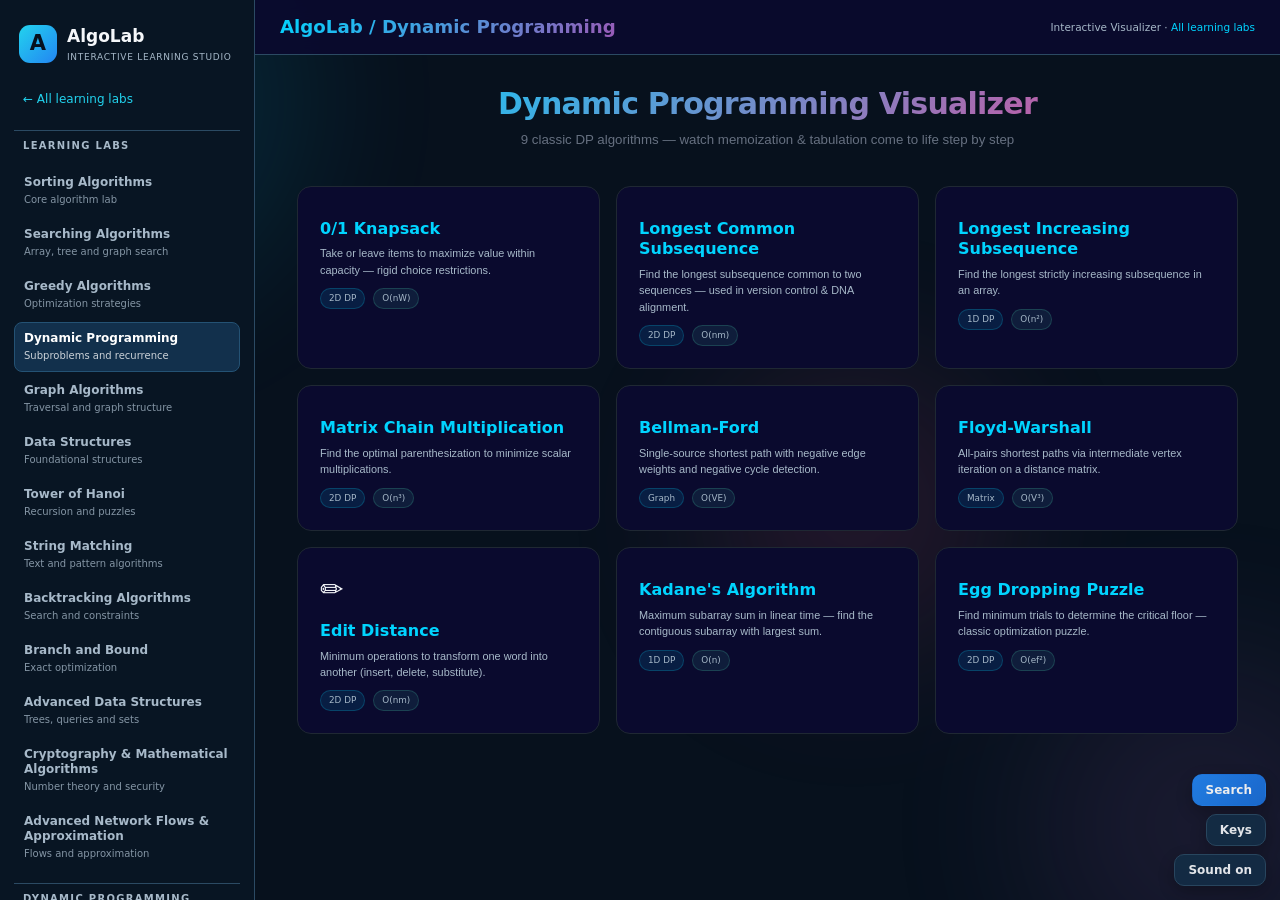
<file: dp.html>
<!DOCTYPE html>
<html lang="en">
<head>
<meta charset="UTF-8">
<meta name="viewport" content="width=device-width, initial-scale=1.0">
<title>Dynamic Programming | AlgoLab</title>

<style>
*{margin:0;padding:0;box-sizing:border-box}
:root{--bg:#060912;--card:#0a0a2e;--border:#1f2833;--accent:#00d4ff;--green:#48d0b0;--red:#ff6b6b;--gold:#f1c40f;--purple:#9b59b6;--pink:#e84393;--text:#e0e0e0;--dim:#667080}
body{background:var(--bg);color:var(--text);font-family:'Segoe UI',system-ui,sans-serif;min-height:100vh;overflow-x:hidden}
.bg-anim{position:fixed;top:0;left:0;width:100%;height:100%;z-index:0;pointer-events:none;overflow:hidden}
.bg-anim .orb{position:absolute;border-radius:50%;filter:blur(80px);opacity:.12;animation:orbF 22s ease-in-out infinite}
.bg-anim .orb:nth-child(1){width:400px;height:400px;background:var(--accent);top:-100px;left:-100px}
.bg-anim .orb:nth-child(2){width:350px;height:350px;background:var(--purple);bottom:-100px;right:-100px;animation-delay:-8s}
.bg-anim .orb:nth-child(3){width:300px;height:300px;background:var(--pink);top:40%;left:55%;animation-delay:-15s}
@keyframes orbF{0%,100%{transform:translate(0,0) scale(1)}33%{transform:translate(70px,-50px) scale(1.15)}66%{transform:translate(-50px,70px) scale(.85)}}
.header{position:relative;z-index:10;background:rgba(10,10,46,.92);backdrop-filter:blur(10px);padding:14px 25px;border-bottom:1px solid var(--border);display:flex;justify-content:space-between;align-items:center}
.logo{font-size:1.3rem;font-weight:800;background:linear-gradient(135deg,var(--accent),var(--purple));-webkit-background-clip:text;-webkit-text-fill-color:transparent}
.sub{color:var(--dim);font-size:.75rem}
.back-btn{padding:7px 16px;background:rgba(0,212,255,.1);border:1px solid var(--accent);border-radius:6px;color:var(--accent);font-size:.8rem;cursor:pointer;transition:all .2s;display:none}
.back-btn:hover{background:rgba(0,212,255,.2);transform:translateX(-3px)}
.back-btn.show{display:block}
.home{position:relative;z-index:1;max-width:1050px;margin:0 auto;padding:40px 20px;text-align:center}
.home h1{font-size:2.2rem;margin-bottom:8px;background:linear-gradient(135deg,var(--accent),var(--pink));-webkit-background-clip:text;-webkit-text-fill-color:transparent}
.home .tagline{color:var(--dim);font-size:.95rem;margin-bottom:35px}
.cards{display:grid;grid-template-columns:repeat(auto-fit,minmax(300px,1fr));gap:16px}
.card{background:var(--card);border:1px solid var(--border);border-radius:14px;padding:22px;cursor:pointer;transition:all .3s;position:relative;overflow:hidden;text-align:left}
.card::before{content:'';position:absolute;top:0;left:0;width:100%;height:3px;background:linear-gradient(90deg,var(--accent),var(--pink));transform:scaleX(0);transition:transform .3s;transform-origin:left}
.card:hover{transform:translateY(-6px);border-color:var(--accent);box-shadow:0 12px 40px rgba(0,212,255,.15)}
.card:hover::before{transform:scaleX(1)}
.card .icon{font-size:2rem;margin-bottom:10px}
.card h3{color:var(--accent);font-size:1rem;margin-bottom:6px}
.card p{color:var(--dim);font-size:.78rem;line-height:1.5;margin-bottom:10px}
.tags{display:flex;gap:8px;flex-wrap:wrap}
.tag{font-size:.63rem;padding:3px 8px;background:rgba(0,212,255,.1);border:1px solid rgba(0,212,255,.2);border-radius:12px;color:var(--accent)}
.tag.g{background:rgba(72,208,176,.1);border-color:rgba(72,208,176,.2);color:var(--green)}
.tag.o{background:rgba(241,196,15,.1);border-color:rgba(241,196,15,.2);color:var(--gold)}
.algo{position:relative;z-index:1;max-width:1100px;margin:0 auto;padding:20px}
.algo-head{text-align:center;margin-bottom:18px}
.algo-head h2{color:var(--accent);font-size:1.4rem;margin-bottom:4px}
.algo-head p{color:var(--dim);font-size:.85rem}
.viz{background:rgba(10,10,46,.7);border:1px solid var(--border);border-radius:16px;padding:22px;min-height:340px;margin-bottom:14px;position:relative;overflow:hidden;backdrop-filter:blur(5px)}
.viz::before{content:'';position:absolute;top:0;left:0;right:0;height:1px;background:linear-gradient(90deg,transparent,var(--accent),transparent);opacity:.5}
.controls{display:flex;gap:10px;justify-content:center;margin-bottom:12px;flex-wrap:wrap;align-items:center}
.btn{padding:10px 24px;border:none;border-radius:8px;font-size:.85rem;font-weight:600;cursor:pointer;transition:all .2s}
.btn:hover{transform:translateY(-2px);box-shadow:0 4px 15px rgba(0,0,0,.3)}
.btn:active{transform:translateY(0)}.btn:disabled{opacity:.3;cursor:not-allowed;transform:none!important}
.b-play{background:linear-gradient(135deg,var(--accent),#0099cc);color:#060912}
.b-step{background:rgba(0,212,255,.1);color:var(--accent);border:1px solid var(--accent)}
.b-reset{background:rgba(255,107,107,.1);color:var(--red);border:1px solid var(--red)}
.speed{display:flex;align-items:center;gap:8px;background:var(--card);border:1px solid var(--border);border-radius:8px;padding:6px 14px}
.speed label{font-size:.7rem;color:var(--dim);text-transform:uppercase;letter-spacing:1px}
.speed input[type=range]{width:80px;accent-color:var(--accent)}
.speed .val{font-size:.75rem;color:var(--accent);font-weight:600;min-width:35px}
.progress-bar{height:4px;background:var(--border);border-radius:2px;margin-bottom:12px;overflow:hidden}
.progress-fill{height:100%;background:linear-gradient(90deg,var(--accent),var(--green));border-radius:2px;transition:width .3s;width:0%}
.status{text-align:center;color:var(--dim);font-size:.88rem;min-height:24px;margin-bottom:12px;font-weight:500}
.status.ok{color:var(--green)}.status.hl{color:var(--gold)}.status.err{color:var(--red)}
.desc{background:rgba(15,15,39,.8);border:1px solid var(--border);border-radius:10px;padding:14px 18px;font-size:.78rem;color:var(--dim);line-height:1.7}
.desc b{color:var(--accent)}
.desc .cx{display:inline-block;margin-top:6px;padding:3px 10px;background:rgba(0,212,255,.08);border:1px solid rgba(0,212,255,.15);border-radius:12px;color:var(--accent);font-size:.72rem;font-family:monospace}
svg{display:block;margin:0 auto;max-width:100%}
.result{background:rgba(72,208,176,.06);border:1px solid var(--green);border-radius:10px;padding:14px;text-align:center;margin-top:12px;font-size:1rem;color:var(--green);font-weight:700;display:none;animation:slideUp .4s ease}
.result.show{display:block}
@keyframes slideUp{from{opacity:0;transform:translateY(10px)}to{opacity:1;transform:translateY(0)}}
/* DP Table */
.dp-table{border-collapse:separate;border-spacing:2px;margin:0 auto;font-size:.78rem}
.dp-table td{width:42px;height:34px;text-align:center;border:1px solid var(--border);border-radius:4px;background:rgba(15,15,39,.6);color:var(--dim);transition:all .3s;font-weight:600}
.dp-table td.hdr{background:rgba(0,212,255,.08);color:var(--accent);font-size:.7rem}
.dp-table td.cur{background:rgba(241,196,15,.2);border-color:var(--gold);color:var(--gold);transform:scale(1.1);box-shadow:0 0 10px rgba(241,196,15,.3)}
.dp-table td.done{background:rgba(72,208,176,.08);border-color:rgba(72,208,176,.3);color:var(--green)}
.dp-table td.path{background:rgba(0,212,255,.15);border-color:var(--accent);color:var(--accent)}
.dp-table td.dim{opacity:.3}
/* Matrix */
.mx{display:grid;gap:3px;margin:8px auto;justify-content:center}
.mx-cell{width:46px;height:34px;display:flex;align-items:center;justify-content:center;border:1px solid var(--border);border-radius:4px;font-size:.78rem;font-weight:600;background:rgba(15,15,39,.6);color:var(--dim);transition:all .3s}
.mx-cell.hdr{background:rgba(0,212,255,.08);color:var(--accent);font-size:.7rem}
.mx-cell.cur{background:rgba(241,196,15,.2);border-color:var(--gold);color:var(--gold);transform:scale(1.08);box-shadow:0 0 8px rgba(241,196,15,.3)}
.mx-cell.upd{background:rgba(255,107,107,.15);border-color:var(--red);color:var(--red)}
.mx-cell.done{background:rgba(72,208,176,.08);border-color:rgba(72,208,176,.25);color:var(--green)}
/* String display */
.strings{display:flex;gap:30px;justify-content:center;margin-bottom:14px;flex-wrap:wrap}
.str-box{text-align:center}
.str-label{font-size:.7rem;color:var(--dim);text-transform:uppercase;letter-spacing:1px;margin-bottom:6px}
.str-chars{display:flex;gap:3px;justify-content:center}
.ch{width:34px;height:34px;display:flex;align-items:center;justify-content:center;border:1px solid var(--border);border-radius:5px;font-weight:700;font-size:.85rem;background:rgba(15,15,39,.6);color:var(--text);transition:all .3s}
.ch.hl{background:rgba(241,196,15,.2);border-color:var(--gold);color:var(--gold);transform:scale(1.1)}
.ch.match{background:rgba(72,208,176,.15);border-color:var(--green);color:var(--green)}
/* Array bars */
.bars{display:flex;gap:6px;align-items:flex-end;justify-content:center;height:180px;margin-top:10px}
.bar{width:48px;border-radius:6px 6px 0 0;position:relative;transition:all .4s;display:flex;flex-direction:column;align-items:center;justify-content:flex-end;padding-bottom:4px;font-size:.7rem;font-weight:700;min-height:30px}
.bar .lbl{position:absolute;top:-22px;font-size:.75rem;color:var(--dim);font-weight:600}
.bar.neg{background:linear-gradient(to top,var(--red),#cc5555);color:#fff}
.bar.pos{background:linear-gradient(to top,var(--green),#33b89a);color:#060912}
.bar.max{background:linear-gradient(to top,var(--gold),#ddaa22);color:#060912;box-shadow:0 0 15px rgba(241,196,15,.4)}
.bar.cur{outline:2px solid var(--accent);outline-offset:2px}
/* Item cards */
.item{display:flex;justify-content:space-between;align-items:center;padding:7px 12px;background:rgba(10,10,46,.6);border-radius:7px;margin-bottom:5px;font-size:.82rem;border:1px solid transparent;transition:all .35s}
.item.taken{border-color:var(--green);background:rgba(72,208,176,.08)}
.item.skip{opacity:.35}
.item.hl{border-color:var(--gold);background:rgba(241,196,15,.08)}
/* Steps list */
.steps-log{max-height:150px;overflow-y:auto;padding:8px;background:rgba(15,15,39,.6);border-radius:8px;margin-top:10px}
.step-line{font-size:.75rem;color:var(--dim);padding:3px 0;border-bottom:1px solid rgba(31,40,51,.5)}
.step-line:last-child{border:none}
.step-line.hl{color:var(--gold)}
.step-line.ok{color:var(--green)}
.err-msg{color:var(--red);text-align:center;padding:30px;font-size:.9rem}
.confetti{position:fixed;top:0;left:0;width:100%;height:100%;pointer-events:none;z-index:1000;overflow:hidden}
.confetti .pc{position:absolute;top:-10px;animation:cf linear forwards}
@keyframes cf{0%{top:-10px;opacity:1;transform:rotate(0)}100%{top:110%;opacity:0;transform:rotate(720deg)}}
@media(max-width:600px){.home h1{font-size:1.5rem}.cards{grid-template-columns:1fr}.viz{padding:14px}.btn{padding:8px 16px;font-size:.78rem}.dp-table td{width:32px;height:28px;font-size:.7rem}}

/* AlgoLab DP learning panels and persistent left navigation */
.panel{display:none}.panel.on{display:block}
.dp-app{position:relative;z-index:1;display:flex;min-height:calc(100vh - 58px);align-items:stretch}
.dp-sidebar{width:265px;flex:0 0 265px;background:rgba(8,18,32,.94);border-right:1px solid var(--border);padding:22px 15px;display:flex;flex-direction:column;gap:7px;backdrop-filter:blur(10px)}
.dp-brand{display:flex;align-items:center;gap:11px;padding:2px 7px 22px}.dp-brand-mark{width:39px;height:39px;display:grid;place-items:center;border-radius:11px;background:linear-gradient(135deg,var(--accent),var(--purple));color:#06101a;font-weight:900;font-size:21px}.dp-brand b{display:block;font-size:1.05rem;color:var(--text)}.dp-brand small{display:block;color:var(--dim);font-size:.72rem;margin-top:2px}
.dp-home-link{display:block;text-decoration:none;color:var(--accent);font-size:.82rem;padding:9px 10px;border:1px solid transparent;border-radius:8px;margin-bottom:12px}.dp-home-link:hover{background:rgba(0,212,255,.08);border-color:var(--border)}
.dp-side-title{padding:0 10px 7px;color:var(--dim);font-size:.68rem;font-weight:800;letter-spacing:1.2px}.dp-nav{display:flex;flex-direction:column;gap:3px}.dp-nav-btn{display:flex;align-items:center;gap:9px;width:100%;text-align:left;padding:9px 10px;border:1px solid transparent;border-radius:9px;background:transparent;color:var(--dim);font:inherit;font-size:.79rem;cursor:pointer;transition:all .18s}.dp-nav-btn .nav-icon{width:23px;text-align:center;font-size:1rem;flex-shrink:0}.dp-nav-btn:hover{background:rgba(0,212,255,.07);color:var(--text)}.dp-nav-btn.active{background:rgba(0,212,255,.12);border-color:rgba(0,212,255,.28);color:var(--text)}
.dp-side-note{margin-top:auto;padding:12px;border:1px solid var(--border);border-radius:10px;background:rgba(10,10,46,.65);color:var(--dim);font-size:.75rem;line-height:1.55}.dp-side-note b{color:var(--green);display:block;margin-bottom:4px}.dp-main{min-width:0;flex:1;padding:0 22px 25px}.dp-main .home,.dp-main .algo{max-width:1120px}.dp-main .home{padding-top:32px}.dp-main .algo{padding:20px 0}.dp-main .home .cards{grid-template-columns:repeat(auto-fit,minmax(230px,1fr))}
.dp-learning{margin:18px 0 30px;background:var(--card);border:1px solid var(--border);border-radius:14px;padding:22px;color:var(--text)}.gl-head{display:flex;justify-content:space-between;align-items:center;gap:14px;flex-wrap:wrap;margin-bottom:16px}.gl-head h3{font-size:1.2rem;color:var(--accent)}.gl-head label{font-size:.8rem;color:var(--text)}.gl-head select{margin-left:8px;background:var(--bg);color:var(--text);border:1px solid var(--border);border-radius:7px;padding:8px;font:inherit}.gl-grid{display:grid;grid-template-columns:repeat(2,minmax(0,1fr));gap:14px}.gl-card{min-width:0;background:rgba(15,15,39,.8);border:1px solid var(--border);border-radius:10px;padding:16px;color:var(--text)}.gl-card h4{color:var(--accent);margin:0 0 8px;font-size:.95rem}.gl-card p,.gl-card li{color:var(--text);font-size:.86rem;line-height:1.65}.gl-metrics{display:grid;grid-template-columns:repeat(2,minmax(0,1fr));gap:8px;margin-top:10px}.gl-metric{padding:10px;background:var(--bg);border:1px solid var(--border);border-radius:8px}.gl-metric b{display:block;color:var(--dim);font-size:.7rem;text-transform:uppercase;margin-bottom:4px}.gl-metric span{color:var(--green);font:600 .85rem ui-monospace,monospace}.gl-code{background:#101827;border:1px solid #344256;border-radius:9px;overflow:auto;max-height:460px;margin-top:10px}.gl-code pre{margin:0;padding:16px;min-width:max-content;color:#e5edf7;font:13px/1.65 Consolas,Monaco,monospace;tab-size:4;white-space:pre}.gl-note{font-size:.78rem;color:var(--dim)!important;margin-top:8px}.gl-special{margin-top:10px;padding:10px;border-left:3px solid var(--gold);background:rgba(241,196,15,.08);border-radius:5px}.gl-lang{font-size:.8rem}.dp-learning code .kw{color:#c792ea}.dp-learning code .str{color:#c3e88d}.dp-learning code .num{color:#f78c6c}.dp-learning code .com{color:#8292a8}
@media(max-width:850px){.dp-sidebar{width:230px;flex-basis:230px;padding:18px 10px}.dp-main{padding:0 12px 20px}}
@media(max-width:650px){.dp-app{display:block}.dp-sidebar{width:100%;padding:12px;display:block;border-right:0;border-bottom:1px solid var(--border)}.dp-brand{padding-bottom:10px}.dp-home-link{display:inline-block;margin:0 0 7px}.dp-side-title{padding-top:4px}.dp-nav{display:grid;grid-template-columns:repeat(2,minmax(0,1fr));gap:4px}.dp-nav-btn{padding:8px;font-size:.72rem}.dp-side-note{display:none}.dp-main{padding:0 10px 18px}.dp-main .home{padding:25px 8px}.dp-main .algo{padding:16px 4px}.gl-grid{grid-template-columns:1fr}.dp-learning{padding:14px}.gl-metrics{grid-template-columns:1fr 1fr}.dp-main .home .cards{grid-template-columns:1fr}}

</style>
<link rel="stylesheet" href="design-system.css">
<style id="algolab-shared-typography">html,body,button,input,select,textarea{font-family:Inter,ui-sans-serif,system-ui,-apple-system,BlinkMacSystemFont,"Segoe UI",Roboto,Arial,sans-serif!important}body{-webkit-font-smoothing:antialiased;text-rendering:optimizeLegibility}</style>
<link rel="stylesheet" href="enhance.css"></head>
<body data-theme="dark">
<div class="shared-shell" id="sharedAlgoLabShell">
<aside class="shared-sidebar" aria-label="AlgoLab navigation">
<a class="shared-brand" href="index.html"><span class="shared-brand-mark">A</span><span><b>AlgoLab</b><small>INTERACTIVE LEARNING STUDIO</small></span></a>
<a class="shared-home" href="index.html">← All learning labs</a>
<div class="shared-side-title">LEARNING LABS</div>
<nav class="shared-nav" id="sharedAlgoLabNav" aria-label="Learning labs"><a class="nav-item" href="sorting.html" ><span>Sorting Algorithms</span><small>Core algorithm lab</small></a><a class="nav-item" href="searching.html"><span>Searching Algorithms</span><small>Array, tree and graph search</small></a><a class="nav-item" href="greedy.html" ><span>Greedy Algorithms</span><small>Optimization strategies</small></a><a class="nav-item active" href="dp.html" aria-current="page"><span>Dynamic Programming</span><small>Subproblems and recurrence</small></a><a class="nav-item" href="graph.html" ><span>Graph Algorithms</span><small>Traversal and graph structure</small></a><a class="nav-item" href="data-structures.html"><span>Data Structures</span><small>Foundational structures</small></a><a class="nav-item" href="hanoi.html" ><span>Tower of Hanoi</span><small>Recursion and puzzles</small></a><a class="nav-item" href="string-matching.html" ><span>String Matching</span><small>Text and pattern algorithms</small></a><a class="nav-item" href="backtracking.html" ><span>Backtracking Algorithms</span><small>Search and constraints</small></a><a class="nav-item" href="branch-bound.html" ><span>Branch and Bound</span><small>Exact optimization</small></a><a class="nav-item" href="advanced-data-structures.html" ><span>Advanced Data Structures</span><small>Trees, queries and sets</small></a><a class="nav-item" href="cryptography-math.html" ><span>Cryptography & Mathematical Algorithms</span><small>Number theory and security</small></a><a class="nav-item" href="advanced-network-flows.html" ><span>Advanced Network Flows & Approximation</span><small>Flows and approximation</small></a></nav>
<div class="shared-module-divider">DYNAMIC PROGRAMMING</div>
<nav class="dp-nav" id="dpNav">
    <button class="dp-nav-btn" data-a="0"><span class="nav-icon">🎒</span><span>0/1 Knapsack</span></button>
    <button class="dp-nav-btn" data-a="1"><span class="nav-icon">🔤</span><span>Longest Common Subsequence</span></button>
    <button class="dp-nav-btn" data-a="2"><span class="nav-icon">📈</span><span>Longest Increasing Subsequence</span></button>
    <button class="dp-nav-btn" data-a="3"><span class="nav-icon">🧮</span><span>Matrix Chain Multiplication</span></button>
    <button class="dp-nav-btn" data-a="4"><span class="nav-icon">🕸️</span><span>Bellman–Ford</span></button>
    <button class="dp-nav-btn" data-a="5"><span class="nav-icon">🗺️</span><span>Floyd–Warshall</span></button>
    <button class="dp-nav-btn" data-a="6"><span class="nav-icon">✏️</span><span>Edit Distance</span></button>
    <button class="dp-nav-btn" data-a="7"><span class="nav-icon">📊</span><span>Kadane’s Algorithm</span></button>
    <button class="dp-nav-btn" data-a="8"><span class="nav-icon">🥚</span><span>Egg Dropping Puzzle</span></button>
  </nav>
<div class="dp-side-note"><b>Learning mode</b>Choose an algorithm to open its visualizer. Use Play or Next Step to follow each decision, then review the theory, complexity and code below.</div>
<button type="button" class="shared-theme" id="themeToggle" aria-label="Switch theme">☾ Dark theme</button>
</aside>
<div class="shared-main" id="sharedMainContent">
<div class="bg-anim"><div class="orb"></div><div class="orb"></div><div class="orb"></div></div>
<div class="header"><div class="logo"><a href="index.html" style="color:inherit;text-decoration:none">AlgoLab</a> / Dynamic Programming</div><button class="back-btn" id="backBtn">← Overview</button><div class="sub">Interactive Visualizer · <a href="index.html" style="color:var(--accent);text-decoration:none">All learning labs</a></div></div>


<div class="dp-app">

<main class="dp-main">
<div class="home" id="homeScreen">
<h1>Dynamic Programming Visualizer</h1>
<p class="tagline">9 classic DP algorithms — watch memoization &amp; tabulation come to life step by step</p>
<div class="cards">
<div class="card" data-a="0"><div class="icon"> </div><h3>0/1 Knapsack</h3><p>Take or leave items to maximize value within capacity — rigid choice restrictions.</p><div class="tags"><span class="tag">2D DP</span><span class="tag g">O(nW)</span></div></div>
<div class="card" data-a="1"><div class="icon"> </div><h3>Longest Common Subsequence</h3><p>Find the longest subsequence common to two sequences — used in version control &amp; DNA alignment.</p><div class="tags"><span class="tag">2D DP</span><span class="tag g">O(nm)</span></div></div>
<div class="card" data-a="2"><div class="icon"> </div><h3>Longest Increasing Subsequence</h3><p>Find the longest strictly increasing subsequence in an array.</p><div class="tags"><span class="tag">1D DP</span><span class="tag g">O(n²)</span></div></div>
<div class="card" data-a="3"><div class="icon"> </div><h3>Matrix Chain Multiplication</h3><p>Find the optimal parenthesization to minimize scalar multiplications.</p><div class="tags"><span class="tag">2D DP</span><span class="tag g">O(n³)</span></div></div>
<div class="card" data-a="4"><div class="icon"> </div><h3>Bellman-Ford</h3><p>Single-source shortest path with negative edge weights and negative cycle detection.</p><div class="tags"><span class="tag">Graph</span><span class="tag g">O(VE)</span></div></div>
<div class="card" data-a="5"><div class="icon"> </div><h3>Floyd-Warshall</h3><p>All-pairs shortest paths via intermediate vertex iteration on a distance matrix.</p><div class="tags"><span class="tag">Matrix</span><span class="tag g">O(V³)</span></div></div>
<div class="card" data-a="6"><div class="icon"> ✏️</div><h3>Edit Distance</h3><p>Minimum operations to transform one word into another (insert, delete, substitute).</p><div class="tags"><span class="tag">2D DP</span><span class="tag g">O(nm)</span></div></div>
<div class="card" data-a="7"><div class="icon"> </div><h3>Kadane's Algorithm</h3><p>Maximum subarray sum in linear time — find the contiguous subarray with largest sum.</p><div class="tags"><span class="tag">1D DP</span><span class="tag g">O(n)</span></div></div>
<div class="card" data-a="8"><div class="icon"> </div><h3>Egg Dropping Puzzle</h3><p>Find minimum trials to determine the critical floor — classic optimization puzzle.</p><div class="tags"><span class="tag">2D DP</span><span class="tag g">O(ef²)</span></div></div>
</div>
</div>

<div class="algo" id="algoScreen" style="display:none">

<!-- 0: 0/1 KNAPSACK -->
<div class="panel on" id="p0">
<div class="algo-head"><h2>0/1 Knapsack Problem</h2><p>Maximize value — each item taken entirely or not at all</p></div>
<div class="viz">
<div style="display:flex;gap:20px;flex-wrap:wrap;justify-content:center">
<div style="flex:1;min-width:220px"><div style="font-size:.65rem;color:var(--dim);text-transform:uppercase;letter-spacing:1.5px;margin-bottom:8px">Items (w, v)</div><div id="kItems"></div></div>
<div style="flex:1.2;min-width:280px"><div style="font-size:.65rem;color:var(--dim);text-transform:uppercase;letter-spacing:1.5px;margin-bottom:8px">DP Table</div><div id="kTable" style="overflow-x:auto"></div></div>
</div>
<div class="result" id="kResult"></div>
</div>
<div class="progress-bar"><div class="progress-fill" id="prog0"></div></div>
<div class="status" id="s0">Press Play or Step to begin</div>
<div class="controls"><button class="btn b-play" id="play0">▶ Play</button><button class="btn b-step" id="step0">Next Step</button><button class="btn b-reset" id="reset0">Reset</button><div class="speed"><label>Speed</label><input type="range" min="150" max="1200" value="600" id="spd0"><span class="val" id="spdv0">0.6s</span></div></div>
<div class="desc"><b>How:</b> For each item and each capacity, choose max(skip item, take item). Build table bottom-up. Backtrack to find which items were taken. <span class="cx">Time: O(nW) | Space: O(nW)</span></div>
<section class="dp-learning" id="dpLearn0"></section>
</div>

<!-- 1: LCS -->
<div class="panel" id="p1">
<div class="algo-head"><h2>Longest Common Subsequence</h2><p>Find the longest subsequence common to two strings</p></div>
<div class="viz">
<div class="strings" id="lcsStrs"></div>
<div id="lcsTable" style="overflow-x:auto"></div>
<div class="result" id="lcsResult"></div>
</div>
<div class="progress-bar"><div class="progress-fill" id="prog1"></div></div>
<div class="status" id="s1">Press Play or Step to begin</div>
<div class="controls"><button class="btn b-play" id="play1">▶ Play</button><button class="btn b-step" id="step1">Next Step</button><button class="btn b-reset" id="reset1">Reset</button><div class="speed"><label>Speed</label><input type="range" min="150" max="1200" value="500" id="spd1"><span class="val" id="spdv1">0.5s</span></div></div>
<div class="desc"><b>How:</b> If characters match, extend diagonal. Otherwise take max of left/top. Build DP table, then backtrack to recover the actual subsequence. <span class="cx">Time: O(nm) | Space: O(nm)</span></div>
<section class="dp-learning" id="dpLearn1"></section>
</div>

<!-- 2: LIS -->
<div class="panel" id="p2">
<div class="algo-head"><h2>Longest Increasing Subsequence</h2><p>Find the longest strictly increasing subsequence</p></div>
<div class="viz">
<div id="lisBars" style="text-align:center"></div>
<div id="lisTable" style="overflow-x:auto;margin-top:14px"></div>
<div class="result" id="lisResult"></div>
</div>
<div class="progress-bar"><div class="progress-fill" id="prog2"></div></div>
<div class="status" id="s2">Press Play or Step to begin</div>
<div class="controls"><button class="btn b-play" id="play2">▶ Play</button><button class="btn b-step" id="step2">Next Step</button><button class="btn b-reset" id="reset2">Reset</button><div class="speed"><label>Speed</label><input type="range" min="150" max="1200" value="500" id="spd2"><span class="val" id="spdv2">0.5s</span></div></div>
<div class="desc"><b>How:</b> For each element, check all previous elements. If arr[j] &lt; arr[i], update dp[i] = max(dp[i], dp[j]+1). The answer is max of all dp[i]. <span class="cx">Time: O(n²) | Space: O(n)</span></div>
<section class="dp-learning" id="dpLearn2"></section>
</div>

<!-- 3: MCM -->
<div class="panel" id="p3">
<div class="algo-head"><h2>Matrix Chain Multiplication</h2><p>Find optimal parenthesization to minimize multiplications</p></div>
<div class="viz">
<div style="text-align:center;margin-bottom:10px" id="mcmDims"></div>
<div id="mcmTable" style="overflow-x:auto"></div>
<div class="result" id="mcmResult"></div>
</div>
<div class="progress-bar"><div class="progress-fill" id="prog3"></div></div>
<div class="status" id="s3">Press Play or Step to begin</div>
<div class="controls"><button class="btn b-play" id="play3">▶ Play</button><button class="btn b-step" id="step3">Next Step</button><button class="btn b-reset" id="reset3">Reset</button><div class="speed"><label>Speed</label><input type="range" min="150" max="1200" value="400" id="spd3"><span class="val" id="spdv3">0.4s</span></div></div>
<div class="desc"><b>How:</b> For each chain length, try all split points. dp[i][j] = min over k of (dp[i][k]+dp[k+1][j]+p[i-1]*p[k]*p[j]). <span class="cx">Time: O(n³) | Space: O(n²)</span></div>
<section class="dp-learning" id="dpLearn3"></section>
</div>

<!-- 4: BELLMAN-FORD -->
<div class="panel" id="p4">
<div class="algo-head"><h2>Bellman-Ford Algorithm</h2><p>Shortest paths with negative edges &amp; negative cycle detection</p></div>
<div class="viz">
<svg id="svg4" width="700" height="280"></svg>
<div style="text-align:center;margin-top:8px" id="bfDist"></div>
</div>
<div class="progress-bar"><div class="progress-fill" id="prog4"></div></div>
<div class="status" id="s4">Press Play or Step to begin</div>
<div class="controls"><button class="btn b-play" id="play4">▶ Play</button><button class="btn b-step" id="step4">Next Step</button><button class="btn b-reset" id="reset4">Reset</button><div class="speed"><label>Speed</label><input type="range" min="200" max="1500" value="700" id="spd4"><span class="val" id="spdv4">0.7s</span></div></div>
<div class="desc"><b>How:</b> Relax all edges V-1 times. If any distance still updates on the V-th pass, a negative cycle exists. <span class="cx">Time: O(VE) | Space: O(V)</span></div>
<section class="dp-learning" id="dpLearn4"></section>
</div>

<!-- 5: FLOYD-WARSHALL -->
<div class="panel" id="p5">
<div class="algo-head"><h2>Floyd-Warshall Algorithm</h2><p>All-pairs shortest paths via intermediate vertices</p></div>
<div class="viz">
<div style="text-align:center;margin-bottom:8px" id="fwLabel"></div>
<div id="fwMatrix" style="overflow-x:auto"></div>
<div class="result" id="fwResult"></div>
</div>
<div class="progress-bar"><div class="progress-fill" id="prog5"></div></div>
<div class="status" id="s5">Press Play or Step to begin</div>
<div class="controls"><button class="btn b-play" id="play5">▶ Play</button><button class="btn b-step" id="step5">Next Step</button><button class="btn b-reset" id="reset5">Reset</button><div class="speed"><label>Speed</label><input type="range" min="300" max="2000" value="800" id="spd5"><span class="val" id="spdv5">0.8s</span></div></div>
<div class="desc"><b>How:</b> For each intermediate vertex k, check if going through k gives shorter paths: dist[i][j] = min(dist[i][j], dist[i][k]+dist[k][j]). <span class="cx">Time: O(V³) | Space: O(V²)</span></div>
<section class="dp-learning" id="dpLearn5"></section>
</div>

<!-- 6: EDIT DISTANCE -->
<div class="panel" id="p6">
<div class="algo-head"><h2>Edit Distance (Levenshtein)</h2><p>Minimum operations to transform one word into another</p></div>
<div class="viz">
<div class="strings" id="edStrs"></div>
<div id="edTable" style="overflow-x:auto"></div>
<div class="result" id="edResult"></div>
</div>
<div class="progress-bar"><div class="progress-fill" id="prog6"></div></div>
<div class="status" id="s6">Press Play or Step to begin</div>
<div class="controls"><button class="btn b-play" id="play6">▶ Play</button><button class="btn b-step" id="step6">Next Step</button><button class="btn b-reset" id="reset6">Reset</button><div class="speed"><label>Speed</label><input type="range" min="150" max="1200" value="500" id="spd6"><span class="val" id="spdv6">0.5s</span></div></div>
<div class="desc"><b>How:</b> If chars match, take diagonal. Otherwise min(insert, delete, substitute) + 1. The bottom-right cell gives the answer. <span class="cx">Time: O(nm) | Space: O(nm)</span></div>
<section class="dp-learning" id="dpLearn6"></section>
</div>

<!-- 7: KADANE -->
<div class="panel" id="p7">
<div class="algo-head"><h2>Kadane's Algorithm</h2><p>Maximum contiguous subarray sum in linear time</p></div>
<div class="viz">
<div id="kadBars" style="text-align:center"></div>
<div class="steps-log" id="kadLog"></div>
<div class="result" id="kadResult"></div>
</div>
<div class="progress-bar"><div class="progress-fill" id="prog7"></div></div>
<div class="status" id="s7">Press Play or Step to begin</div>
<div class="controls"><button class="btn b-play" id="play7">▶ Play</button><button class="btn b-step" id="step7">Next Step</button><button class="btn b-reset" id="reset7">Reset</button><div class="speed"><label>Speed</label><input type="range" min="150" max="1200" value="600" id="spd7"><span class="val" id="spdv7">0.6s</span></div></div>
<div class="desc"><b>How:</b> At each position, either extend the current subarray or start fresh. current = max(arr[i], current+arr[i]). Track the global max. <span class="cx">Time: O(n) | Space: O(1)</span></div>
<section class="dp-learning" id="dpLearn7"></section>
</div>

<!-- 8: EGG DROPPING -->
<div class="panel" id="p8">
<div class="algo-head"><h2>Egg Dropping Puzzle</h2><p>Minimum trials to find the critical floor</p></div>
<div class="viz">
<div style="text-align:center;margin-bottom:8px" id="eggInfo"></div>
<div id="eggTable" style="overflow-x:auto"></div>
<div class="result" id="eggResult"></div>
</div>
<div class="progress-bar"><div class="progress-fill" id="prog8"></div></div>
<div class="status" id="s8">Press Play or Step to begin</div>
<div class="controls"><button class="btn b-play" id="play8">▶ Play</button><button class="btn b-step" id="step8">Next Step</button><button class="btn b-reset" id="reset8">Reset</button><div class="speed"><label>Speed</label><input type="range" min="200" max="1500" value="700" id="spd8"><span class="val" id="spdv8">0.7s</span></div></div>
<div class="desc"><b>How:</b> For e eggs and f floors, try dropping from floor x. min over all x of (max(breaks, doesn't break) + 1). Build table bottom-up. <span class="cx">Time: O(ef²) | Space: O(ef)</span></div>
<section class="dp-learning" id="dpLearn8"></section>
</div>
</div>
</main>
</div>
<div class="confetti" id="confetti"></div>
<script src="dp-algorithms.js"></script><script src="dp-learning.js"></script>
<script src="theme.js"></script>
</div></div>
<script src="enhance.js" defer></script></body>
</html>
</file>
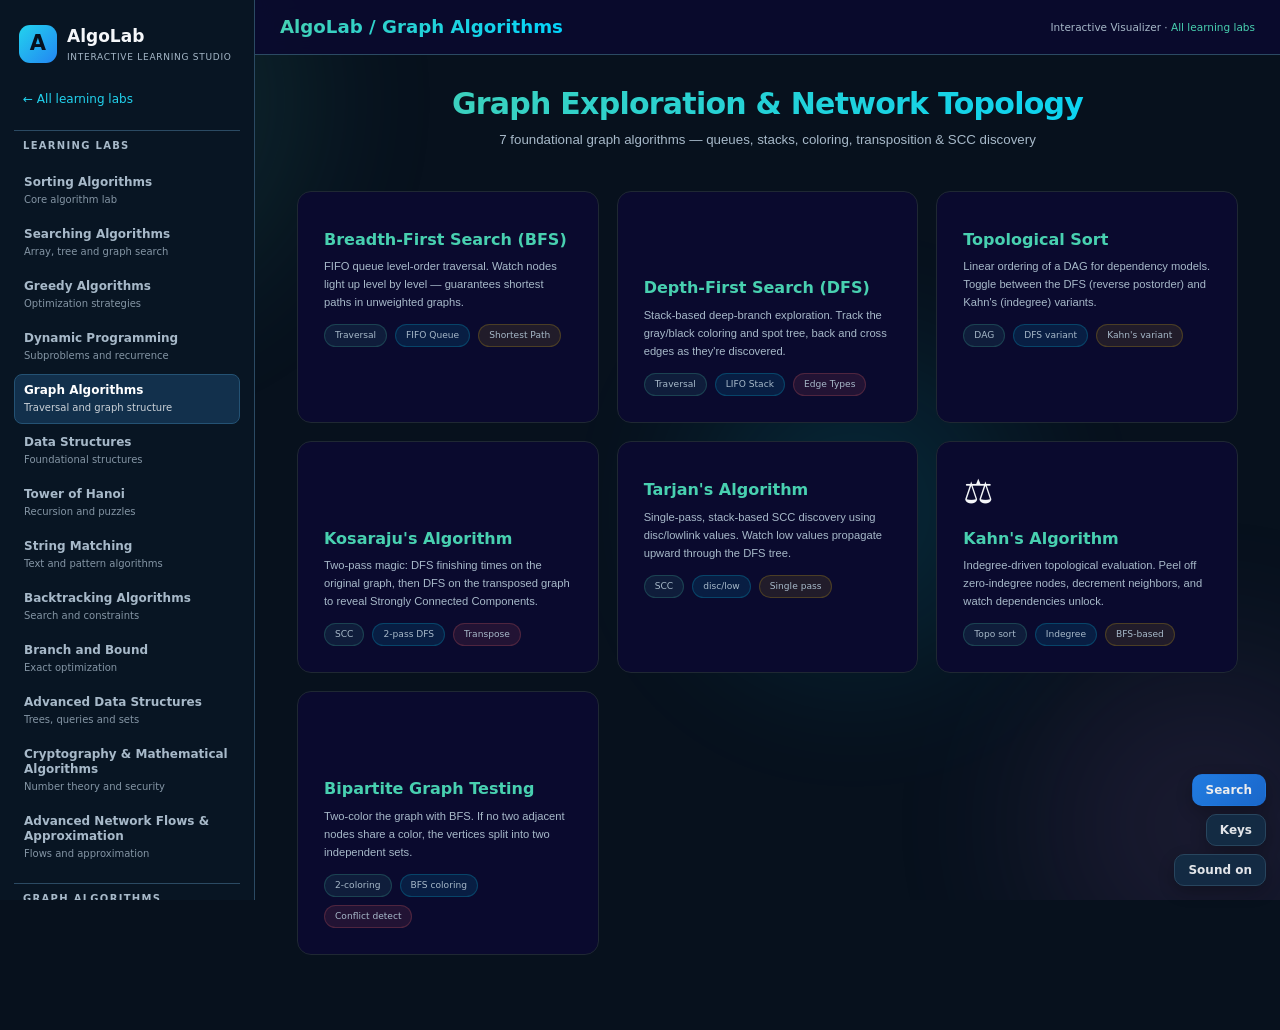
<file: graph.html>
<!DOCTYPE html>
<html lang="en">
<head>
<meta charset="UTF-8">
<meta name="viewport" content="width=device-width, initial-scale=1.0">
<title>Graph Algorithms | AlgoLab</title>

<style>
*{margin:0;padding:0;box-sizing:border-box}
:root{--bg:#060912;--card:#0a0a2e;--border:#1f2833;--accent:#00d4ff;--green:#48d0b0;--red:#ff6b6b;--gold:#f1c40f;--orange:#ff9f43;--purple:#9b59b6;--pink:#e84393;--text:#e0e0e0;--dim:#667080}
body{background:var(--bg);color:var(--text);font-family:'Segoe UI',system-ui,sans-serif;min-height:100vh;overflow-x:hidden}
.bg{position:fixed;top:0;left:0;width:100%;height:100%;z-index:0;pointer-events:none;overflow:hidden}
.bg .orb{position:absolute;border-radius:50%;filter:blur(80px);opacity:.12;animation:of 22s ease-in-out infinite}
.bg .orb:nth-child(1){width:400px;height:400px;background:var(--green);top:-100px;left:-100px}
.bg .orb:nth-child(2){width:350px;height:350px;background:var(--purple);bottom:-100px;right:-100px;animation-delay:-8s}
.bg .orb:nth-child(3){width:300px;height:300px;background:var(--accent);top:40%;left:55%;animation-delay:-15s}
@keyframes of{0%,100%{transform:translate(0,0) scale(1)}33%{transform:translate(70px,-50px) scale(1.15)}66%{transform:translate(-50px,70px) scale(.85)}}
.header{position:relative;z-index:10;background:rgba(10,10,46,.92);backdrop-filter:blur(10px);padding:14px 25px;border-bottom:1px solid var(--border);display:flex;justify-content:space-between;align-items:center}
.logo{font-size:1.3rem;font-weight:800;background:linear-gradient(135deg,var(--green),var(--accent));-webkit-background-clip:text;-webkit-text-fill-color:transparent}
.sub{color:var(--dim);font-size:.75rem}
.back-btn{padding:7px 16px;background:rgba(72,208,176,.1);border:1px solid var(--green);border-radius:6px;color:var(--green);font-size:.8rem;cursor:pointer;transition:all .2s;display:none}
.back-btn:hover{background:rgba(72,208,176,.2);transform:translateX(-3px)}
.back-btn.show{display:block}
.home{position:relative;z-index:1;max-width:980px;margin:0 auto;padding:50px 20px;text-align:center}
.home h1{font-size:2.2rem;margin-bottom:8px;background:linear-gradient(135deg,var(--green),var(--accent));-webkit-background-clip:text;-webkit-text-fill-color:transparent}
.home > .tag{color:var(--dim);font-size:.95rem;margin-bottom:40px;background:none;border:none;padding:0;display:block}
.cards{display:grid;grid-template-columns:repeat(auto-fit,minmax(290px,1fr));gap:18px}
.card{background:var(--card);border:1px solid var(--border);border-radius:14px;padding:26px;cursor:pointer;transition:all .3s;position:relative;overflow:hidden;text-align:left}
.card::before{content:'';position:absolute;top:0;left:0;width:100%;height:3px;background:linear-gradient(90deg,var(--green),var(--accent));transform:scaleX(0);transition:transform .3s;transform-origin:left}
.card:hover{transform:translateY(-6px);border-color:var(--green);box-shadow:0 12px 40px rgba(72,208,176,.15)}
.card:hover::before{transform:scaleX(1)}
.card .ico{font-size:2.4rem;margin-bottom:12px}
.card h3{color:var(--green);font-size:1.08rem;margin-bottom:8px}
.card p{color:var(--dim);font-size:.8rem;line-height:1.6;margin-bottom:12px}
.tags{display:flex;gap:8px;flex-wrap:wrap}
.tag{font-size:.65rem;padding:4px 10px;background:rgba(72,208,176,.1);border:1px solid rgba(72,208,176,.2);border-radius:12px;color:var(--green)}
.tag.a{background:rgba(0,212,255,.1);border-color:rgba(0,212,255,.2);color:var(--accent)}
.tag.r{background:rgba(255,107,107,.1);border-color:rgba(255,107,107,.2);color:var(--red)}
.tag.g{background:rgba(241,196,15,.1);border-color:rgba(241,196,15,.2);color:var(--gold)}
.algo{position:relative;z-index:1;max-width:1150px;margin:0 auto;padding:20px}
.panel{display:none}
.panel.on{display:block}
.algo-head{text-align:center;margin-bottom:18px}
.algo-head h2{color:var(--green);font-size:1.4rem;margin-bottom:4px}
.algo-head p{color:var(--dim);font-size:.85rem}
.viz{background:rgba(10,10,46,.7);border:1px solid var(--border);border-radius:16px;padding:22px;min-height:340px;margin-bottom:14px;position:relative;overflow:hidden;backdrop-filter:blur(5px)}
.viz::before{content:'';position:absolute;top:0;left:0;right:0;height:1px;background:linear-gradient(90deg,transparent,var(--green),transparent);opacity:.5}
.legend{display:flex;gap:12px;justify-content:center;flex-wrap:wrap;margin-bottom:10px}
.lg{display:flex;align-items:center;gap:6px;font-size:.66rem;color:var(--dim)}
.lg i{width:12px;height:12px;border-radius:3px;display:inline-block;border:1px solid rgba(255,255,255,.2)}
.passlab{text-align:center;font-size:.72rem;font-weight:700;letter-spacing:2px;text-transform:uppercase;margin-bottom:8px;padding:5px;border-radius:8px;background:rgba(0,212,255,.08);border:1px solid rgba(0,212,255,.25);color:var(--accent)}
.passlab.p2{background:rgba(232,67,147,.08);border-color:rgba(232,67,147,.3);color:var(--pink)}
.toggle{display:flex;gap:8px;justify-content:center;margin-bottom:12px}
.tg{padding:6px 16px;border-radius:16px;font-size:.72rem;cursor:pointer;background:rgba(15,15,39,.8);border:1px solid var(--border);color:var(--dim);transition:.2s;font-weight:600}
.tg:hover{border-color:var(--green)}
.tg.on{border-color:var(--green);color:var(--green);background:rgba(72,208,176,.1)}
.controls{display:flex;gap:10px;justify-content:center;margin-bottom:12px;flex-wrap:wrap;align-items:center}
.btn{padding:10px 24px;border:none;border-radius:8px;font-size:.85rem;font-weight:600;cursor:pointer;transition:all .2s}
.btn:hover{transform:translateY(-2px);box-shadow:0 4px 15px rgba(0,0,0,.3)}
.btn:active{transform:translateY(0)}
.b-play{background:linear-gradient(135deg,var(--green),#2a9d80);color:#060912}
.b-step{background:rgba(72,208,176,.1);color:var(--green);border:1px solid var(--green)}
.b-reset{background:rgba(255,107,107,.1);color:var(--red);border:1px solid var(--red)}
.speed{display:flex;align-items:center;gap:8px;background:var(--card);border:1px solid var(--border);border-radius:8px;padding:6px 14px}
.speed label{font-size:.7rem;color:var(--dim);text-transform:uppercase;letter-spacing:1px}
.speed input[type=range]{width:80px;accent-color:var(--green)}
.speed .val{font-size:.75rem;color:var(--green);font-weight:600;min-width:35px}
.progress-bar{height:4px;background:var(--border);border-radius:2px;margin-bottom:12px;overflow:hidden}
.progress-fill{height:100%;background:linear-gradient(90deg,var(--green),var(--accent));border-radius:2px;transition:width .3s;width:0%}
.status{text-align:center;color:var(--dim);font-size:.88rem;min-height:24px;margin-bottom:12px;font-weight:500}
.status.ok{color:var(--green)}.status.hl{color:var(--gold)}.status.err{color:var(--red)}
.desc{background:rgba(15,15,39,.8);border:1px solid var(--border);border-radius:10px;padding:14px 18px;font-size:.78rem;color:var(--dim);line-height:1.7}
.desc b{color:var(--green)}
.desc .cx{display:inline-block;margin-top:6px;padding:3px 10px;background:rgba(72,208,176,.08);border:1px solid rgba(72,208,176,.15);border-radius:12px;color:var(--green);font-size:.72rem;font-family:monospace}
svg{display:block;margin:0 auto;max-width:100%}
.result{background:rgba(72,208,176,.06);border:1px solid var(--green);border-radius:10px;padding:14px;text-align:center;margin-top:12px;font-size:1rem;color:var(--green);font-weight:700;display:none;animation:su .4s ease}
.result.bad{border-color:var(--red);color:var(--red);background:rgba(255,107,107,.06)}
.result.show{display:block}
@keyframes su{from{opacity:0;transform:translateY(10px)}to{opacity:1;transform:translateY(0)}}
.strips{display:flex;gap:16px;flex-wrap:wrap;margin-top:14px}
.strip{flex:1;min-width:270px;background:rgba(15,15,39,.55);border:1px solid var(--border);border-radius:10px;padding:10px 12px}
.s-lbl{font-size:.62rem;color:var(--dim);text-transform:uppercase;letter-spacing:1.5px;display:block;margin-bottom:8px}
.boxes{display:flex;gap:6px;flex-wrap:wrap;align-items:center;min-height:34px}
.bx{min-width:34px;height:34px;padding:0 8px;border-radius:6px;display:flex;align-items:center;justify-content:center;font-weight:700;font-size:.82rem;background:rgba(10,10,46,.9);border:1px solid var(--border);color:var(--dim);transition:all .3s;animation:pop .25s ease}
.bx.q{border-color:var(--orange);color:var(--orange);background:rgba(255,159,67,.08)}
.bx.cur{border-color:var(--gold);color:var(--gold);transform:scale(1.12);box-shadow:0 0 10px rgba(241,196,15,.35)}
.bx.vis{border-color:var(--green);color:var(--green);background:rgba(72,208,176,.08)}
.bx.gray{border-color:var(--orange);color:var(--orange);background:rgba(255,159,67,.1)}
.bx.blk{border-color:var(--green);color:var(--green);background:rgba(72,208,176,.08)}
.bx.acc{border-color:var(--accent);color:var(--accent);background:rgba(0,212,255,.08)}
.bx.dim{opacity:.32}
.bx.s0{border-color:#ff6b6b;color:#ff6b6b;background:rgba(255,107,107,.1)}
.bx.s1{border-color:#00d4ff;color:#00d4ff;background:rgba(0,212,255,.1)}
.bx.s2{border-color:#f1c40f;color:#f1c40f;background:rgba(241,196,15,.1)}
.arrow-sep{color:var(--dim);font-size:.7rem;font-weight:700}
.empty{color:var(--dim);font-size:.72rem;font-style:italic}
@keyframes pop{from{transform:scale(.6);opacity:0}to{transform:scale(1);opacity:1}}
.sets{display:flex;gap:16px;justify-content:center;margin-top:14px;flex-wrap:wrap}
.set{flex:1;max-width:280px;background:rgba(15,15,39,.55);border:1px dashed var(--border);border-radius:10px;padding:10px;min-height:76px}
.set h4{font-size:.68rem;text-transform:uppercase;letter-spacing:1.5px;margin-bottom:8px;text-align:center}
.set.sa h4{color:var(--red)}
.set.sb h4{color:var(--accent)}
.chips{display:flex;gap:7px;flex-wrap:wrap;justify-content:center}
.chip{width:32px;height:32px;border-radius:50%;display:flex;align-items:center;justify-content:center;font-size:.82rem;font-weight:700;animation:pop .3s ease}
.chip.a{background:rgba(255,107,107,.12);border:2px solid var(--red);color:var(--red)}
.chip.b{background:rgba(0,212,255,.12);border:2px solid var(--accent);color:var(--accent)}
.sccbox{display:flex;gap:8px;flex-wrap:wrap;justify-content:center;margin-top:12px;min-height:30px}
.sccc{padding:5px 13px;border-radius:14px;font-size:.72rem;font-weight:700;animation:pop .3s ease}
.sccc.c0{background:rgba(255,107,107,.12);border:1px solid #ff6b6b;color:#ff6b6b}
.sccc.c1{background:rgba(0,212,255,.12);border:1px solid #00d4ff;color:#00d4ff}
.sccc.c2{background:rgba(241,196,15,.12);border:1px solid #f1c40f;color:#f1c40f}
.sccc.c3{background:rgba(155,89,182,.12);border:1px solid #9b59b6;color:#9b59b6}
.log{max-height:150px;overflow-y:auto;padding:8px 10px;background:rgba(15,15,39,.6);border-radius:8px;margin-top:12px}
.log-line{font-size:.74rem;color:var(--dim);padding:3px 0;border-bottom:1px solid rgba(31,40,51,.5);font-family:monospace}
.log-line:last-child{border:none}
.log-line.hl{color:var(--gold)}
.log-line.ok{color:var(--green)}
.log-line.bad{color:var(--red)}
.log-line.acc{color:var(--accent)}
.err-msg{color:var(--red);text-align:center;padding:30px;font-size:.9rem}
.confetti{position:fixed;top:0;left:0;width:100%;height:100%;pointer-events:none;z-index:1000;overflow:hidden}
.confetti .pc{position:absolute;top:-10px;animation:cf linear forwards}
@keyframes cf{0%{top:-10px;opacity:1;transform:rotate(0)}100%{top:110%;opacity:0;transform:rotate(720deg)}}
@media(max-width:600px){.home h1{font-size:1.5rem}.cards{grid-template-columns:1fr}.viz{padding:14px}.btn{padding:8px 16px;font-size:.78rem}}

/* Graph Lab layout repair — aligned with Branch and Bound / DP labs */
.bb-app{position:relative;z-index:1;display:flex;min-height:calc(100vh - 58px);align-items:stretch}
.bb-sidebar{width:255px;flex:0 0 255px;background:rgba(8,18,32,.94);border-right:1px solid var(--border);padding:22px 15px;display:flex;flex-direction:column;gap:7px;backdrop-filter:blur(10px)}
.bb-brand{display:flex;align-items:center;gap:11px;padding:2px 7px 22px}
.bb-brand-mark{width:39px;height:39px;display:grid;place-items:center;border-radius:11px;background:linear-gradient(135deg,var(--green),var(--accent));color:#06101a;font-weight:900;font-size:21px;flex-shrink:0}
.bb-brand b{display:block;font-size:1.05rem;color:var(--text)}
.bb-brand small{display:block;color:var(--dim);font-size:.72rem;margin-top:2px}
.bb-home-link{display:block;text-decoration:none;color:var(--green);font-size:.82rem;padding:9px 10px;border:1px solid transparent;border-radius:8px;margin-bottom:12px}
.bb-home-link:hover{background:rgba(72,208,176,.08);border-color:var(--border)}
.bb-side-title{padding:0 10px 7px;color:var(--dim);font-size:.68rem;font-weight:800;letter-spacing:1.2px}
.bb-nav{display:flex;flex-direction:column;gap:3px}
.bb-nav-btn{display:flex;align-items:center;gap:9px;width:100%;text-align:left;padding:9px 10px;border:1px solid transparent;border-radius:9px;background:transparent;color:var(--dim);font:inherit;font-size:.79rem;cursor:pointer;transition:all .18s}
.bb-nav-btn .nav-icon{width:23px;text-align:center;font-size:1rem;flex-shrink:0}
.bb-nav-btn:hover{background:rgba(72,208,176,.07);color:var(--text)}
.bb-nav-btn.active{background:rgba(72,208,176,.12);border-color:rgba(72,208,176,.28);color:var(--text)}
.bb-side-note{margin-top:auto;padding:12px;border:1px solid var(--border);border-radius:10px;background:rgba(10,10,46,.65);color:var(--dim);font-size:.75rem;line-height:1.55}
.bb-side-note b{color:var(--green);display:block;margin-bottom:4px}
.bb-main{min-width:0;flex:1;padding:0 22px 25px}
.bb-main .home,.bb-main .algo{max-width:1120px}
.bb-main .home{padding-top:32px}
.bb-main .algo{padding:20px 0}
.bb-main .home .cards{grid-template-columns:repeat(auto-fit,minmax(230px,1fr))}
.bb-main .viz svg{width:100%;height:auto;max-width:660px;overflow:visible}
.bb-learning{margin:18px 0 30px;background:var(--card);border:1px solid var(--border);border-radius:14px;padding:22px;color:var(--text)}
.bb-learning .gl-head{display:flex;justify-content:space-between;align-items:center;gap:14px;flex-wrap:wrap;margin-bottom:16px}
.bb-learning .gl-head h3{font-size:1.2rem;color:var(--green)}
.bb-learning .gl-head label{font-size:.8rem;color:var(--text)}
.bb-learning .gl-head select{margin-left:8px;background:var(--bg);color:var(--text);border:1px solid var(--border);border-radius:7px;padding:8px;font:inherit}
.bb-learning .gl-grid{display:grid;grid-template-columns:repeat(2,minmax(0,1fr));gap:14px}
.bb-learning .gl-card{min-width:0;background:rgba(15,15,39,.8);border:1px solid var(--border);border-radius:10px;padding:16px;color:var(--text)}
.bb-learning .gl-card h4{color:var(--green);margin:0 0 8px;font-size:.95rem}
.bb-learning .gl-card p{color:var(--text);font-size:.86rem;line-height:1.65}
.bb-learning .gl-metrics{display:grid;grid-template-columns:repeat(2,minmax(0,1fr));gap:8px;margin-top:10px}
.bb-learning .gl-metric{padding:10px;background:var(--bg);border:1px solid var(--border);border-radius:8px}
.bb-learning .gl-metric b{display:block;color:var(--dim);font-size:.7rem;text-transform:uppercase;margin-bottom:4px}
.bb-learning .gl-metric span{color:var(--green);font:600 .85rem ui-monospace,monospace}
.bb-learning .gl-code{background:#101827;border:1px solid #344256;border-radius:9px;overflow:auto;max-height:460px;margin-top:10px}
.bb-learning .gl-code pre{margin:0;padding:16px;min-width:max-content;color:#e5edf7;font:13px/1.65 Consolas,Monaco,monospace;tab-size:4;white-space:pre}
.bb-learning .gl-note{font-size:.78rem;color:var(--dim)!important;margin-top:8px}
.bb-learning .gl-special{margin-top:10px;padding:10px;border-left:3px solid var(--gold);background:rgba(241,196,15,.08);border-radius:5px}
.bb-learning .gl-lang{font-size:.8rem}
.bb-learning code .kw{color:#c792ea}.bb-learning code .str{color:#c3e88d}.bb-learning code .num{color:#f78c6c}.bb-learning code .com{color:#8292a8}
@media(max-width:800px){.bb-sidebar{width:220px;flex-basis:220px;padding:18px 10px}.bb-main{padding:0 12px 20px}}
@media(max-width:700px){.bb-learning .gl-grid{grid-template-columns:1fr}.bb-learning{padding:14px}}
@media(max-width:620px){.bb-app{display:block}.bb-sidebar{width:100%;padding:12px;display:block;border-right:0;border-bottom:1px solid var(--border)}.bb-brand{padding-bottom:10px}.bb-home-link{display:inline-block;margin:0 0 7px}.bb-side-title{padding-top:4px}.bb-nav{display:grid;grid-template-columns:repeat(2,minmax(0,1fr));gap:4px}.bb-nav-btn{padding:8px;font-size:.75rem}.bb-side-note{display:none}.bb-main{padding:0 10px 18px}.bb-main .home{padding:25px 8px}.bb-main .algo{padding:16px 4px}.bb-learning .gl-metrics{grid-template-columns:1fr 1fr}.bb-main .viz{padding:14px}}
body[data-theme="light"] .bb-sidebar{background:#fff!important;color:#172a3b!important;border-color:#c1cfdb!important}
body[data-theme="light"] .bb-brand b,body[data-theme="light"] .bb-learning .gl-card h4{color:#075f82!important}
body[data-theme="light"] .bb-nav-btn{background:#f3f7fa;color:#344b60;border-color:#c1cfdb}
body[data-theme="light"] .bb-nav-btn.active{background:#dceaf5;color:#102033;border-color:#7fa6c2}
body[data-theme="light"] .bb-side-note,body[data-theme="light"] .bb-learning .gl-card{background:#f7fafc!important;color:#263445!important;border-color:#c1cfdb!important}
body[data-theme="light"] .bb-learning .gl-metric,body[data-theme="light"] .bb-learning .gl-head select{background:#edf3f8!important;color:#24394d!important;border-color:#b7c7d6!important}
body[data-theme="light"] .bb-learning .gl-code{background:#101827!important}

</style>
<link rel="stylesheet" href="design-system.css">
<style id="algolab-shared-typography">html,body,button,input,select,textarea{font-family:Inter,ui-sans-serif,system-ui,-apple-system,BlinkMacSystemFont,"Segoe UI",Roboto,Arial,sans-serif!important}body{-webkit-font-smoothing:antialiased;text-rendering:optimizeLegibility}</style>
<link rel="stylesheet" href="enhance.css"></head>
<body data-theme="dark">
<div class="shared-shell" id="sharedAlgoLabShell">
<aside class="shared-sidebar" aria-label="AlgoLab navigation">
<a class="shared-brand" href="index.html"><span class="shared-brand-mark">A</span><span><b>AlgoLab</b><small>INTERACTIVE LEARNING STUDIO</small></span></a>
<a class="shared-home" href="index.html">← All learning labs</a>
<div class="shared-side-title">LEARNING LABS</div>
<nav class="shared-nav" id="sharedAlgoLabNav" aria-label="Learning labs"><a class="nav-item" href="sorting.html" ><span>Sorting Algorithms</span><small>Core algorithm lab</small></a><a class="nav-item" href="searching.html"><span>Searching Algorithms</span><small>Array, tree and graph search</small></a><a class="nav-item" href="greedy.html" ><span>Greedy Algorithms</span><small>Optimization strategies</small></a><a class="nav-item" href="dp.html" ><span>Dynamic Programming</span><small>Subproblems and recurrence</small></a><a class="nav-item active" href="graph.html" aria-current="page"><span>Graph Algorithms</span><small>Traversal and graph structure</small></a><a class="nav-item" href="data-structures.html"><span>Data Structures</span><small>Foundational structures</small></a><a class="nav-item" href="hanoi.html" ><span>Tower of Hanoi</span><small>Recursion and puzzles</small></a><a class="nav-item" href="string-matching.html" ><span>String Matching</span><small>Text and pattern algorithms</small></a><a class="nav-item" href="backtracking.html" ><span>Backtracking Algorithms</span><small>Search and constraints</small></a><a class="nav-item" href="branch-bound.html" ><span>Branch and Bound</span><small>Exact optimization</small></a><a class="nav-item" href="advanced-data-structures.html" ><span>Advanced Data Structures</span><small>Trees, queries and sets</small></a><a class="nav-item" href="cryptography-math.html" ><span>Cryptography & Mathematical Algorithms</span><small>Number theory and security</small></a><a class="nav-item" href="advanced-network-flows.html" ><span>Advanced Network Flows & Approximation</span><small>Flows and approximation</small></a></nav>
<div class="shared-module-divider">GRAPH ALGORITHMS</div>
<nav class="bb-nav" id="bbNav"><button class="bb-nav-btn" data-a="0"><span class="nav-icon">◉</span><span>Breadth-First Search</span></button><button class="bb-nav-btn" data-a="1"><span class="nav-icon">↘</span><span>Depth-First Search</span></button><button class="bb-nav-btn" data-a="2"><span class="nav-icon">⇢</span><span>Topological Sort</span></button><button class="bb-nav-btn" data-a="3"><span class="nav-icon">↻</span><span>Kosaraju's Algorithm</span></button><button class="bb-nav-btn" data-a="4"><span class="nav-icon">⌘</span><span>Tarjan's Algorithm</span></button><button class="bb-nav-btn" data-a="5"><span class="nav-icon">⚖</span><span>Kahn's Algorithm</span></button><button class="bb-nav-btn" data-a="6"><span class="nav-icon">◐</span><span>Bipartite Testing</span></button></nav>
<div class="bb-side-note"><b>Learning mode</b>Choose an algorithm, then use Play, Next Step, Reset and Speed to follow the execution. Read the theory, complexity and language examples beneath each visualizer.</div>
<button type="button" class="shared-theme" id="themeToggle" aria-label="Switch theme">☾ Dark theme</button>
</aside>
<div class="shared-main" id="sharedMainContent">
<div class="bg"><div class="orb"></div><div class="orb"></div><div class="orb"></div></div>
<div class="header"><div class="logo"><a href="index.html" style="color:inherit;text-decoration:none">AlgoLab</a> / Graph Algorithms</div><button class="back-btn" id="backBtn">← Overview</button><div class="sub">Interactive Visualizer · <a href="index.html" style="color:var(--green);text-decoration:none">All learning labs</a></div></div>

<div class="bb-app"><main class="bb-main"><div class="home" id="homeScreen">
<h1>Graph Exploration & Network Topology</h1>
<p class="tag">7 foundational graph algorithms — queues, stacks, coloring, transposition & SCC discovery</p>
<div class="cards">
<div class="card" data-a="0"><div class="ico"> </div><h3>Breadth-First Search (BFS)</h3><p>FIFO queue level-order traversal. Watch nodes light up level by level — guarantees shortest paths in unweighted graphs.</p><div class="tags"><span class="tag">Traversal</span><span class="tag a">FIFO Queue</span><span class="tag g">Shortest Path</span></div></div>
<div class="card" data-a="1"><div class="ico"> ️</div><h3>Depth-First Search (DFS)</h3><p>Stack-based deep-branch exploration. Track the gray/black coloring and spot tree, back and cross edges as they're discovered.</p><div class="tags"><span class="tag">Traversal</span><span class="tag a">LIFO Stack</span><span class="tag r">Edge Types</span></div></div>
<div class="card" data-a="2"><div class="ico"> </div><h3>Topological Sort</h3><p>Linear ordering of a DAG for dependency models. Toggle between the DFS (reverse postorder) and Kahn's (indegree) variants.</p><div class="tags"><span class="tag">DAG</span><span class="tag a">DFS variant</span><span class="tag g">Kahn's variant</span></div></div>
<div class="card" data-a="3"><div class="ico"> ️</div><h3>Kosaraju's Algorithm</h3><p>Two-pass magic: DFS finishing times on the original graph, then DFS on the transposed graph to reveal Strongly Connected Components.</p><div class="tags"><span class="tag">SCC</span><span class="tag a">2-pass DFS</span><span class="tag r">Transpose</span></div></div>
<div class="card" data-a="4"><div class="ico"> </div><h3>Tarjan's Algorithm</h3><p>Single-pass, stack-based SCC discovery using disc/lowlink values. Watch low values propagate upward through the DFS tree.</p><div class="tags"><span class="tag">SCC</span><span class="tag a">disc/low</span><span class="tag g">Single pass</span></div></div>
<div class="card" data-a="5"><div class="ico">⚖️</div><h3>Kahn's Algorithm</h3><p>Indegree-driven topological evaluation. Peel off zero-indegree nodes, decrement neighbors, and watch dependencies unlock.</p><div class="tags"><span class="tag">Topo sort</span><span class="tag a">Indegree</span><span class="tag g">BFS-based</span></div></div>
<div class="card" data-a="6"><div class="ico"> ️</div><h3>Bipartite Graph Testing</h3><p>Two-color the graph with BFS. If no two adjacent nodes share a color, the vertices split into two independent sets.</p><div class="tags"><span class="tag">2-coloring</span><span class="tag a">BFS coloring</span><span class="tag r">Conflict detect</span></div></div>
</div>
</div>

<div class="algo" id="algoScreen" style="display:none">

<!-- 0: BFS -->
<div class="panel on" id="p0">
<div class="algo-head"><h2>Breadth-First Search (BFS)</h2><p>FIFO queue — level-by-level exploration, shortest path in unweighted graphs</p></div>
<div class="viz">
<div class="legend"><span class="lg"><i style="background:#1a1d3e"></i>Unvisited</span><span class="lg"><i style="background:#ff9f43"></i>In queue</span><span class="lg"><i style="background:rgba(72,208,176,.3)"></i>Visited</span><span class="lg"><i style="background:#f1c40f"></i>Current</span><span class="lg"><i style="background:#00d4ff"></i>Tree edge</span></div>
<svg id="svg0" width="640" height="410"></svg>
<div class="strips">
<div class="strip"><span class="s-lbl">Queue (FIFO) — front → back</span><div class="boxes" id="q0"></div></div>
<div class="strip"><span class="s-lbl">Visited order</span><div class="boxes" id="o0"></div></div>
</div>
<div class="log" id="log0"></div>
<div class="result" id="res0"></div>
</div>
<div class="progress-bar"><div class="progress-fill" id="prog0"></div></div>
<div class="status" id="s0">Press Play or Step to begin</div>
<div class="controls"><button class="btn b-play" id="play0">▶ Play</button><button class="btn b-step" id="step0">Next Step</button><button class="btn b-reset" id="reset0">Reset</button><div class="speed"><label>Speed</label><input type="range" min="200" max="1500" value="700" id="spd0"><span class="val" id="spdv0">0.7s</span></div></div>
<div class="desc"><b>How:</b> Start at node 0. Dequeue a node, discover all its unvisited neighbors, mark their level and enqueue them. FIFO order guarantees the first time you reach a node is via the fewest edges. <span class="cx">Time: O(V+E) | Space: O(V)</span></div>
<section class="bb-learning" id="graphLearn0"></section>
</div>

<!-- 1: DFS -->
<div class="panel" id="p1">
<div class="algo-head"><h2>Depth-First Search (DFS)</h2><p>Stack-based deep-branch exploration with white/gray/black edge classification</p></div>
<div class="viz">
<div class="legend"><span class="lg"><i style="background:#1a1d3e"></i>White (unseen)</span><span class="lg"><i style="background:rgba(255,159,67,.35)"></i>Gray (in stack)</span><span class="lg"><i style="background:rgba(72,208,168,.35)"></i>Black (finished)</span><span class="lg"><i style="background:#00d4ff"></i>Tree edge</span><span class="lg"><i style="background:#ff6b6b"></i>Back edge</span><span class="lg"><i style="background:#9b59b6"></i>Cross edge</span></div>
<svg id="svg1" width="640" height="410"></svg>
<div class="strips">
<div class="strip"><span class="s-lbl">Recursion stack — top ▸ rightmost</span><div class="boxes" id="q1"></div></div>
<div class="strip"><span class="s-lbl">Postorder (finish order)</span><div class="boxes" id="o1"></div></div>
</div>
<div class="log" id="log1"></div>
<div class="result" id="res1"></div>
</div>
<div class="progress-bar"><div class="progress-fill" id="prog1"></div></div>
<div class="status" id="s1">Press Play or Step to begin</div>
<div class="controls"><button class="btn b-play" id="play1">▶ Play</button><button class="btn b-step" id="step1">Next Step</button><button class="btn b-reset" id="reset1">Reset</button><div class="speed"><label>Speed</label><input type="range" min="200" max="1500" value="700" id="spd1"><span class="val" id="spdv1">0.7s</span></div></div>
<div class="desc"><b>How:</b> Dive as deep as possible along each branch before backtracking. Nodes turn gray when pushed and black when finished — edges to gray nodes are back edges (cycles), edges to black nodes are cross edges. <span class="cx">Time: O(V+E) | Space: O(V)</span></div>
<section class="bb-learning" id="graphLearn1"></section>
</div>

<!-- 2: TOPOLOGICAL SORT -->
<div class="panel" id="p2">
<div class="algo-head"><h2>Topological Sort (DAG)</h2><p>Linear dependency ordering — switch between DFS and Kahn's variants</p></div>
<div class="viz">
<div class="toggle"><button class="tg on" id="tg2d">  DFS variant (reverse postorder)</button><button class="tg" id="tg2k">⚖️ Kahn's variant (indegree)</button></div>
<div class="legend"><span class="lg"><i style="background:#1a1d3e"></i>Unvisited</span><span class="lg"><i style="background:rgba(255,159,67,.35)"></i>In recursion / queued</span><span class="lg"><i style="background:rgba(72,208,168,.35)"></i>Finished / ordered</span><span class="lg"><i style="background:#f1c40f"></i>Current</span><span class="lg"><i style="background:#ff6b6b"></i>Cycle (back edge)</span></div>
<svg id="svg2" width="660" height="380"></svg>
<div class="strips">
<div class="strip"><span class="s-lbl" id="qlbl2">Recursion stack</span><div class="boxes" id="q2"></div></div>
<div class="strip"><span class="s-lbl">Topological order</span><div class="boxes" id="o2"></div></div>
</div>
<div class="log" id="log2"></div>
<div class="result" id="res2"></div>
</div>
<div class="progress-bar"><div class="progress-fill" id="prog2"></div></div>
<div class="status" id="s2">Press Play or Step to begin</div>
<div class="controls"><button class="btn b-play" id="play2">▶ Play</button><button class="btn b-step" id="step2">Next Step</button><button class="btn b-reset" id="reset2">Reset</button><div class="speed"><label>Speed</label><input type="range" min="200" max="1500" value="700" id="spd2"><span class="val" id="spdv2">0.7s</span></div></div>
<div class="desc"><b>How:</b> <b>DFS variant:</b> finish each node and push to the front — the reverse postorder is a valid linearization; a back edge means a cycle (not a DAG). <b>Kahn's:</b> repeatedly emit indegree-0 nodes and decrement their neighbors. <span class="cx">Time: O(V+E) | Space: O(V)</span></div>
<section class="bb-learning" id="graphLearn2"></section>
</div>

<!-- 3: KOSARAJU -->
<div class="panel" id="p3">
<div class="algo-head"><h2>Kosaraju's Algorithm</h2><p>Two-pass: finishing times on G, then DFS on Gᵀ to find Strongly Connected Components</p></div>
<div class="viz">
<div class="passlab" id="pass3">Pass 1 — Original graph · compute finishing times</div>
<div class="legend"><span class="lg"><i style="background:#1a1d3e"></i>Unvisited</span><span class="lg"><i style="background:rgba(255,159,67,.35)"></i>In stack</span><span class="lg"><i style="background:rgba(72,208,168,.35)"></i>Finished</span><span class="lg"><i style="background:#f1c40f"></i>Current</span><span class="lg"><i style="background:#ff6b6b"></i>SCC 1</span><span class="lg"><i style="background:#00d4ff"></i>SCC 2</span><span class="lg"><i style="background:#f1c40f"></i>SCC 3</span></div>
<svg id="svg3" width="640" height="300"></svg>
<div class="strips">
<div class="strip"><span class="s-lbl" id="qlbl3">DFS stack</span><div class="boxes" id="q3"></div></div>
<div class="strip"><span class="s-lbl" id="olbl3">Finishing order (fill → consume ▸)</span><div class="boxes" id="o3"></div></div>
</div>
<div class="sccbox" id="scc3"></div>
<div class="log" id="log3"></div>
<div class="result" id="res3"></div>
</div>
<div class="progress-bar"><div class="progress-fill" id="prog3"></div></div>
<div class="status" id="s3">Press Play or Step to begin</div>
<div class="controls"><button class="btn b-play" id="play3">▶ Play</button><button class="btn b-step" id="step3">Next Step</button><button class="btn b-reset" id="reset3">Reset</button><div class="speed"><label>Speed</label><input type="range" min="200" max="1500" value="700" id="spd3"><span class="val" id="spdv3">0.7s</span></div></div>
<div class="desc"><b>How:</b> <b>Pass 1:</b> DFS the original graph, recording finish order. <b>Pass 2:</b> reverse every edge (transpose G) and DFS again in <i>decreasing finish time</i> — each tree grown is one SCC. <span class="cx">Time: O(V+E) | Space: O(V)</span></div>
<section class="bb-learning" id="graphLearn3"></section>
</div>

<!-- 4: TARJAN -->
<div class="panel" id="p4">
<div class="algo-head"><h2>Tarjan's Algorithm</h2><p>Single-pass SCC discovery with disc/lowlink values and an auxiliary stack</p></div>
<div class="viz">
<div class="legend"><span class="lg"><i style="background:#1a1d3e"></i>Unseen</span><span class="lg"><i style="background:rgba(255,159,67,.35)"></i>On stack</span><span class="lg"><i style="background:rgba(72,208,168,.35)"></i>SCC closed</span><span class="lg"><i style="background:#f1c40f"></i>Current</span><span class="lg"><i style="background:#f1c40f"></i>disc#</span><span class="lg"><i style="background:#00d4ff"></i>low#</span></div>
<svg id="svg4" width="640" height="300"></svg>
<div class="strips">
<div class="strip"><span class="s-lbl">Aux stack (on-stack nodes)</span><div class="boxes" id="q4"></div></div>
<div class="strip"><span class="s-lbl">SCCs discovered</span><div class="boxes" id="o4"></div></div>
</div>
<div class="sccbox" id="scc4"></div>
<div class="log" id="log4"></div>
<div class="result" id="res4"></div>
</div>
<div class="progress-bar"><div class="progress-fill" id="prog4"></div></div>
<div class="status" id="s4">Press Play or Step to begin</div>
<div class="controls"><button class="btn b-play" id="play4">▶ Play</button><button class="btn b-step" id="step4">Next Step</button><button class="btn b-reset" id="reset4">Reset</button><div class="speed"><label>Speed</label><input type="range" min="200" max="1500" value="700" id="spd4"><span class="val" id="spdv4">0.7s</span></div></div>
<div class="desc"><b>How:</b> One DFS assigns <b>disc</b> (discovery time) and <b>low</b> (earliest reachable disc). Low values propagate up. When low[u] = disc[u], u is an SCC root — pop the stack until u. <span class="cx">Time: O(V+E) | Space: O(V)</span></div>
<section class="bb-learning" id="graphLearn4"></section>
</div>

<!-- 5: KAHN -->
<div class="panel" id="p5">
<div class="algo-head"><h2>Kahn's Algorithm</h2><p>Indegree-driven topological dependency evaluation (BFS on DAG)</p></div>
<div class="viz">
<div class="legend"><span class="lg"><i style="background:#1a1d3e"></i>Pending</span><span class="lg"><i style="background:rgba(255,159,67,.35)"></i>Indegree-0 queue</span><span class="lg"><i style="background:rgba(72,208,168,.35)"></i>Emitted</span><span class="lg"><i style="background:#f1c40f"></i>Current</span><span class="lg"><i style="background:#48d0b0"></i>Relaxed edge</span></div>
<svg id="svg5" width="660" height="380"></svg>
<div class="strips">
<div class="strip"><span class="s-lbl">Queue of indegree-0 nodes</span><div class="boxes" id="q5"></div></div>
<div class="strip"><span class="s-lbl">Emitted topological order</span><div class="boxes" id="o5"></div></div>
</div>
<div class="log" id="log5"></div>
<div class="result" id="res5"></div>
</div>
<div class="progress-bar"><div class="progress-fill" id="prog5"></div></div>
<div class="status" id="s5">Press Play or Step to begin</div>
<div class="controls"><button class="btn b-play" id="play5">▶ Play</button><button class="btn b-step" id="step5">Next Step</button><button class="btn b-reset" id="reset5">Reset</button><div class="speed"><label>Speed</label><input type="range" min="200" max="1500" value="700" id="spd5"><span class="val" id="spdv5">0.7s</span></div></div>
<div class="desc"><b>How:</b> Compute indegrees, enqueue all zeros. Emit the front node, decrement each neighbor's indegree — anything hitting 0 joins the queue. If fewer nodes are emitted than exist, the graph has a cycle. <span class="cx">Time: O(V+E) | Space: O(V)</span></div>
<section class="bb-learning" id="graphLearn5"></section>
</div>

<!-- 6: BIPARTITE -->
<div class="panel" id="p6">
<div class="algo-head"><h2>Bipartite Graph Testing</h2><p>BFS two-coloring — can vertices split into two independent sets?</p></div>
<div class="viz">
<div class="legend"><span class="lg"><i style="background:#1a1d3e"></i>Uncolored</span><span class="lg"><i style="background:rgba(255,107,107,.35)"></i>Set A (red)</span><span class="lg"><i style="background:rgba(0,212,255,.35)"></i>Set B (blue)</span><span class="lg"><i style="background:#f1c40f"></i>Current</span><span class="lg"><i style="background:#ff6b6b"></i>Conflict</span></div>
<svg id="svg6" width="640" height="410"></svg>
<div class="strips">
<div class="strip"><span class="s-lbl">Queue (FIFO)</span><div class="boxes" id="q6"></div></div>
</div>
<div class="sets">
<div class="set sa"><h4>Set A (red)</h4><div class="chips" id="setA"></div></div>
<div class="set sb"><h4>Set B (blue)</h4><div class="chips" id="setB"></div></div>
</div>
<div class="log" id="log6"></div>
<div class="result" id="res6"></div>
</div>
<div class="progress-bar"><div class="progress-fill" id="prog6"></div></div>
<div class="status" id="s6">Press Play or Step to begin</div>
<div class="controls"><button class="btn b-play" id="play6">▶ Play</button><button class="btn b-step" id="step6">Next Step</button><button class="btn b-reset" id="reset6">Reset</button><div class="speed"><label>Speed</label><input type="range" min="200" max="1500" value="700" id="spd6"><span class="val" id="spdv6">0.7s</span></div></div>
<div class="desc"><b>How:</b> BFS from node 0, alternating colors level by level. If any edge connects two same-colored nodes an odd cycle exists → not bipartite. Otherwise the two colors form independent sets U and V. <span class="cx">Time: O(V+E) | Space: O(V)</span></div>
<section class="bb-learning" id="graphLearn6"></section>
</div>

</div>
</main></div>
<div class="confetti" id="confetti"></div>
<script src="graph-algorithms.js"></script><script src="graph-learning.js"></script><script>
(function(){const nav=[...document.querySelectorAll(".bb-nav-btn")];const cards=[...document.querySelectorAll(".card[data-a]")];function activate(i){nav.forEach(b=>b.classList.toggle("active",Number(b.dataset.a)===i));}nav.forEach(b=>b.addEventListener("click",()=>{const i=Number(b.dataset.a);const c=cards.find(x=>Number(x.dataset.a)===i);if(c)c.click();activate(i);}));cards.forEach(c=>c.addEventListener("click",()=>activate(Number(c.dataset.a))));document.getElementById("backBtn").addEventListener("click",()=>nav.forEach(b=>b.classList.remove("active")));})();
</script>
<script src="theme.js"></script>
</div></div>
<script src="enhance.js" defer></script></body>
</html>
</file>
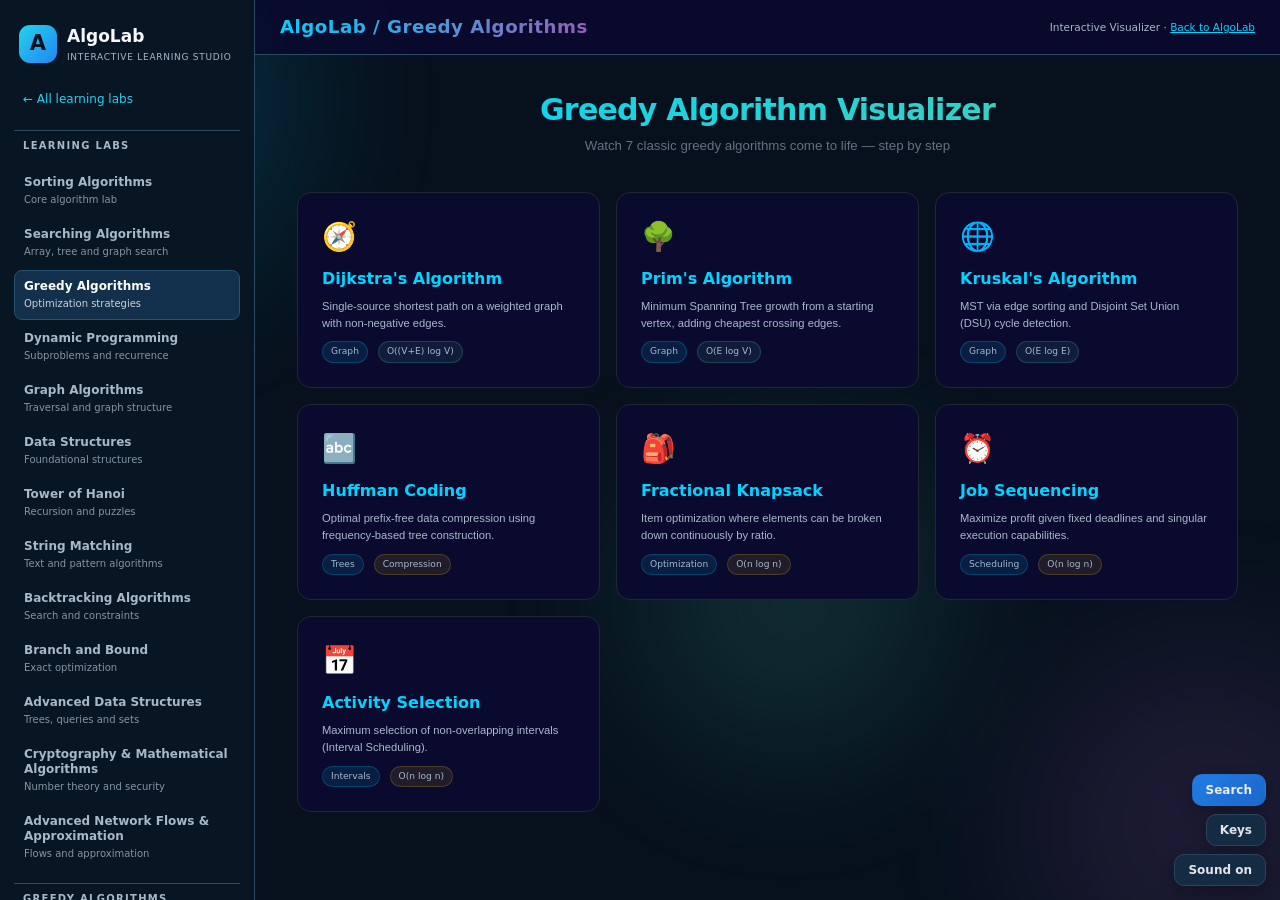
<file: greedy.html>
<!DOCTYPE html>
<html lang="en">
<head>
<meta charset="UTF-8">
<meta name="viewport" content="width=device-width, initial-scale=1.0">
<title>Greedy Algorithms | AlgoLab</title>

<style>
*{margin:0;padding:0;box-sizing:border-box}
:root{--bg:#060912;--card:#0a0a2e;--border:#1f2833;--accent:#00d4ff;--green:#48d0b0;--red:#ff6b6b;--gold:#f1c40f;--purple:#9b59b6;--text:#e0e0e0;--dim:#667080}
body{background:var(--bg);color:var(--text);font-family:'Segoe UI',system-ui,sans-serif;min-height:100vh;overflow-x:hidden}

/* Animated background */
.bg-anim{position:fixed;top:0;left:0;width:100%;height:100%;z-index:0;pointer-events:none;overflow:hidden}
.bg-anim .orb{position:absolute;border-radius:50%;filter:blur(80px);opacity:.15;animation:orbFloat 20s ease-in-out infinite}
.bg-anim .orb:nth-child(1){width:400px;height:400px;background:var(--accent);top:-100px;left:-100px;animation-delay:0s}
.bg-anim .orb:nth-child(2){width:350px;height:350px;background:var(--purple);bottom:-100px;right:-100px;animation-delay:-7s}
.bg-anim .orb:nth-child(3){width:300px;height:300px;background:var(--green);top:50%;left:50%;animation-delay:-14s}
@keyframes orbFloat{0%,100%{transform:translate(0,0) scale(1)}33%{transform:translate(60px,-40px) scale(1.1)}66%{transform:translate(-40px,60px) scale(.9)}}

.header{position:relative;z-index:10;background:rgba(10,10,46,.9);backdrop-filter:blur(10px);padding:14px 25px;border-bottom:1px solid var(--border);display:flex;justify-content:space-between;align-items:center}
.logo{font-size:1.3rem;font-weight:800;background:linear-gradient(135deg,var(--accent),var(--purple));-webkit-background-clip:text;-webkit-text-fill-color:transparent;letter-spacing:.5px}
.sub{color:var(--dim);font-size:.75rem}

.back-btn{padding:7px 16px;background:rgba(0,212,255,.1);border:1px solid var(--accent);border-radius:6px;color:var(--accent);font-size:.8rem;cursor:pointer;transition:all .2s;display:none}
.back-btn:hover{background:rgba(0,212,255,.2);transform:translateX(-3px)}
.back-btn.show{display:block}

/* HOME SCREEN */
.home{position:relative;z-index:1;max-width:1000px;margin:0 auto;padding:40px 20px;text-align:center}
.home h1{font-size:2.2rem;margin-bottom:8px;background:linear-gradient(135deg,var(--accent),var(--green));-webkit-background-clip:text;-webkit-text-fill-color:transparent}
.home .tagline{color:var(--dim);font-size:.95rem;margin-bottom:35px}
.cards{display:grid;grid-template-columns:repeat(auto-fit,minmax(280px,1fr));gap:16px}
.card{background:var(--card);border:1px solid var(--border);border-radius:14px;padding:24px;cursor:pointer;transition:all .3s;position:relative;overflow:hidden;text-align:left}
.card::before{content:'';position:absolute;top:0;left:0;width:100%;height:3px;background:linear-gradient(90deg,var(--accent),var(--purple));transform:scaleX(0);transition:transform .3s;transform-origin:left}
.card:hover{transform:translateY(-6px);border-color:var(--accent);box-shadow:0 12px 40px rgba(0,212,255,.15)}
.card:hover::before{transform:scaleX(1)}
.card .icon{font-size:2rem;margin-bottom:12px}
.card h3{color:var(--accent);font-size:1.05rem;margin-bottom:8px}
.card p{color:var(--dim);font-size:.8rem;line-height:1.5;margin-bottom:10px}
.card .meta{display:flex;gap:10px;flex-wrap:wrap}
.card .tag{font-size:.65rem;padding:3px 8px;background:rgba(0,212,255,.1);border:1px solid rgba(0,212,255,.2);border-radius:12px;color:var(--accent)}
.card .tag.green{background:rgba(72,208,176,.1);border-color:rgba(72,208,176,.2);color:var(--green)}
.card .tag.gold{background:rgba(241,196,15,.1);border-color:rgba(241,196,15,.2);color:var(--gold)}

/* ALGO SCREEN */
.algo{position:relative;z-index:1;max-width:1050px;margin:0 auto;padding:20px}
.algo-head{text-align:center;margin-bottom:20px}
.algo-head h2{color:var(--accent);font-size:1.5rem;margin-bottom:4px}
.algo-head p{color:var(--dim);font-size:.85rem}

.viz{background:rgba(10,10,46,.7);border:1px solid var(--border);border-radius:16px;padding:24px;min-height:360px;margin-bottom:16px;position:relative;overflow:hidden;backdrop-filter:blur(5px)}
.viz::before{content:'';position:absolute;top:0;left:0;right:0;height:1px;background:linear-gradient(90deg,transparent,var(--accent),transparent);opacity:.5}

/* Controls */
.controls{display:flex;gap:10px;justify-content:center;margin-bottom:14px;flex-wrap:wrap;align-items:center}
.btn{padding:10px 26px;border:none;border-radius:8px;font-size:.85rem;font-weight:600;cursor:pointer;transition:all .2s;position:relative;overflow:hidden}
.btn:hover{transform:translateY(-2px);box-shadow:0 4px 15px rgba(0,0,0,.3)}
.btn:active{transform:translateY(0)}
.btn:disabled{opacity:.3;cursor:not-allowed;transform:none!important}
.b-play{background:linear-gradient(135deg,var(--accent),#0099cc);color:#060912}
.b-step{background:rgba(0,212,255,.1);color:var(--accent);border:1px solid var(--accent)}
.b-reset{background:rgba(255,107,107,.1);color:var(--red);border:1px solid var(--red)}
.b-step:hover{background:rgba(0,212,255,.2)}

/* Speed control */
.speed{display:flex;align-items:center;gap:8px;background:var(--card);border:1px solid var(--border);border-radius:8px;padding:6px 14px}
.speed label{font-size:.7rem;color:var(--dim);text-transform:uppercase;letter-spacing:1px}
.speed input[type=range]{width:80px;accent-color:var(--accent)}
.speed .val{font-size:.75rem;color:var(--accent);font-weight:600;min-width:35px}

/* Progress */
.progress-bar{height:4px;background:var(--border);border-radius:2px;margin-bottom:14px;overflow:hidden}
.progress-fill{height:100%;background:linear-gradient(90deg,var(--accent),var(--green));border-radius:2px;transition:width .3s;width:0%}

/* Status */
.status{text-align:center;color:var(--dim);font-size:.9rem;min-height:26px;margin-bottom:14px;font-weight:500}
.status.ok{color:var(--green)}.status.hl{color:var(--gold)}.status.err{color:var(--red)}

/* Description */
.desc{background:rgba(15,15,39,.8);border:1px solid var(--border);border-radius:10px;padding:14px 18px;font-size:.78rem;color:var(--dim);line-height:1.7}
.desc b{color:var(--accent)}
.desc .complexity{display:inline-block;margin-top:6px;padding:3px 10px;background:rgba(0,212,255,.08);border:1px solid rgba(0,212,255,.15);border-radius:12px;color:var(--accent);font-size:.72rem;font-family:monospace}

/* SVG styles */
svg{display:block;margin:0 auto;max-width:100%}
.node-g{cursor:pointer}
.node-g circle{transition:all .4s cubic-bezier(.34,1.56,.64,1)}
.node-g:hover circle{filter:brightness(1.3)}
.edge-l{transition:all .4s}
.node-label{pointer-events:none;font-weight:700}
.dist-label{pointer-events:none;font-size:11px;fill:var(--dim)}
.edge-w{pointer-events:none;font-size:11px}

/* Chips */
.chip{display:inline-block;padding:5px 11px;border-radius:14px;font-size:.75rem;font-weight:600;margin:3px;border:2px solid transparent;transition:all .3s}
.chip.added{border-color:var(--green);background:rgba(72,208,176,.12);color:var(--green);box-shadow:0 0 10px rgba(72,208,176,.2)}
.chip.rejected{opacity:.3;border-color:var(--red);color:var(--red)}
.chip.sorted{border-color:var(--accent);color:var(--accent)}
.chip.active{border-color:var(--gold);color:var(--gold);transform:scale(1.15);box-shadow:0 0 15px rgba(241,196,15,.3)}
.chip.normal{background:rgba(15,15,39,.8);color:var(--dim)}

/* Rows */
.row{display:flex;align-items:center;gap:10px;padding:8px 12px;background:rgba(10,10,46,.6);border-radius:8px;margin-bottom:6px;font-size:.82rem;border:1px solid transparent;transition:all .35s}
.row.ok{border-color:var(--green);background:rgba(72,208,176,.08);box-shadow:0 0 12px rgba(72,208,176,.1)}
.row.bad{opacity:.3}
.row.hl{border-color:var(--gold);background:rgba(241,196,15,.08);box-shadow:0 0 12px rgba(241,196,15,.1)}

/* Result */
.result{background:rgba(72,208,176,.06);border:1px solid var(--green);border-radius:10px;padding:14px;text-align:center;margin-top:14px;font-size:1rem;color:var(--green);font-weight:700;display:none;animation:slideUp .4s ease}
.result.show{display:block}
@keyframes slideUp{from{opacity:0;transform:translateY(10px)}to{opacity:1;transform:translateY(0)}}

/* Layout helpers */
.flex2{display:flex;gap:20px;flex-wrap:wrap;justify-content:center;align-items:flex-start}
.box{background:rgba(15,15,39,.8);border:2px solid var(--border);border-radius:12px;padding:16px;min-width:200px;transition:all .4s}
.box.full{border-color:var(--green);box-shadow:0 0 20px rgba(72,208,176,.15)}
.btitle{font-size:.65rem;color:var(--dim);text-transform:uppercase;letter-spacing:1.5px;margin-bottom:10px}

/* Slots */
.slots{display:flex;gap:6px;flex-wrap:wrap;justify-content:center;margin-top:10px}
.slot{width:52px;height:52px;background:rgba(15,15,39,.8);border:1px solid var(--border);border-radius:8px;display:flex;align-items:center;justify-content:center;font-size:.7rem;color:var(--dim);transition:all .4s}
.slot.fill{background:rgba(72,208,176,.12);border-color:var(--green);color:var(--green);font-weight:700;box-shadow:0 0 12px rgba(72,208,176,.2);transform:scale(1.05)}

/* Timeline */
.timeline{position:relative;height:55px;background:rgba(15,15,39,.8);border-radius:8px;margin-top:10px;overflow:hidden}
.tl-bar{position:absolute;height:100%;display:flex;align-items:center;justify-content:center;font-size:.65rem;font-weight:700;color:rgba(0,0,0,.8);border-radius:4px;opacity:.25;transition:all .5s cubic-bezier(.34,1.56,.64,1)}
.tl-bar.on{opacity:1;transform:scaleY(1)}

/* DSU */
.dsu{display:flex;gap:8px;justify-content:center;margin-top:10px}
.ds{width:38px;height:38px;background:rgba(15,15,39,.8);border:1px solid var(--border);border-radius:50%;display:flex;align-items:center;justify-content:center;font-size:.75rem;color:var(--dim);transition:all .4s}
.ds.root{border-color:var(--accent);color:var(--accent);font-weight:700;box-shadow:0 0 10px rgba(0,212,255,.2)}

/* Error */
.err-msg{color:var(--red);text-align:center;padding:30px;font-size:.9rem}

/* Confetti */
.confetti{position:fixed;top:0;left:0;width:100%;height:100%;pointer-events:none;z-index:1000;overflow:hidden}
.confetti .piece{position:absolute;width:8px;height:8px;top:-10px;animation:confettiFall linear forwards}
@keyframes confettiFall{0%{top:-10px;opacity:1;transform:rotate(0deg)}100%{top:110%;opacity:0;transform:rotate(720deg)}}

/* Responsive */
@media(max-width:600px){
  .home h1{font-size:1.5rem}
  .cards{grid-template-columns:1fr}
  .viz{padding:14px}
  .btn{padding:8px 18px;font-size:.8rem}
}

/* AlgoLab learning panel: shared theory, complexity and code format */
.greedy-learning{margin:18px 0 30px;background:var(--card);border:1px solid var(--border);border-radius:14px;padding:22px;color:var(--text)}
.gl-head{display:flex;justify-content:space-between;align-items:center;gap:14px;flex-wrap:wrap;margin-bottom:16px}.gl-head h3{font-size:1.2rem;color:var(--accent)}.gl-head label{font-size:.8rem;color:var(--text)}.gl-head select{margin-left:8px;background:var(--bg);color:var(--text);border:1px solid var(--border);border-radius:7px;padding:8px;font:inherit}
.gl-grid{display:grid;grid-template-columns:repeat(2,minmax(0,1fr));gap:14px}.gl-card{min-width:0;background:rgba(15,15,39,.8);border:1px solid var(--border);border-radius:10px;padding:16px;color:var(--text)}.gl-card h4{color:var(--accent);margin:0 0 8px;font-size:.95rem}.gl-card p,.gl-card li{color:var(--text);font-size:.86rem;line-height:1.65}.gl-card ul{padding-left:20px;margin:6px 0}.gl-metrics{display:grid;grid-template-columns:repeat(2,minmax(0,1fr));gap:8px;margin-top:10px}.gl-metric{padding:10px;background:var(--bg);border:1px solid var(--border);border-radius:8px}.gl-metric b{display:block;color:var(--dim);font-size:.7rem;text-transform:uppercase;margin-bottom:4px}.gl-metric span{color:var(--green);font:600 .85rem ui-monospace,monospace}.gl-code{background:#101827;border:1px solid #344256;border-radius:9px;overflow:auto;max-height:460px;margin-top:10px}.gl-code pre{margin:0;padding:16px;min-width:max-content;color:#e5edf7;font:13px/1.65 Consolas,Monaco,monospace;tab-size:4;white-space:pre}.gl-note{font-size:.78rem;color:var(--dim)!important;margin-top:8px}.gl-special{margin-top:10px;padding:10px;border-left:3px solid var(--gold);background:rgba(241,196,15,.08);border-radius:5px}.gl-lang{font-size:.8rem}.greedy-learning code .kw{color:#c792ea}.greedy-learning code .str{color:#c3e88d}.greedy-learning code .num{color:#f78c6c}.greedy-learning code .com{color:#8292a8}.greedy-learning code .fn{color:#82aaff}
@media(max-width:700px){.gl-grid{grid-template-columns:1fr}.greedy-learning{padding:14px}.gl-metrics{grid-template-columns:1fr 1fr}}

/* Left navigation mirrors the Sorting Lab sidebar */
.algo .panel{display:none}.algo .panel.on{display:block}
.greedy-app{position:relative;z-index:1;display:flex;min-height:calc(100vh - 58px);align-items:stretch}
.greedy-sidebar{width:255px;flex:0 0 255px;background:rgba(8,18,32,.94);border-right:1px solid var(--border);padding:22px 15px;display:flex;flex-direction:column;gap:7px;backdrop-filter:blur(10px)}
.greedy-brand{display:flex;align-items:center;gap:11px;padding:2px 7px 22px}
.greedy-brand-mark{width:39px;height:39px;display:grid;place-items:center;border-radius:11px;background:linear-gradient(135deg,var(--accent),var(--purple));color:#06101a;font-weight:900;font-size:21px}
.greedy-brand b{display:block;font-size:1.05rem;color:var(--text)}.greedy-brand small{display:block;color:var(--dim);font-size:.72rem;margin-top:2px}
.greedy-home-link{display:block;text-decoration:none;color:var(--accent);font-size:.82rem;padding:9px 10px;border:1px solid transparent;border-radius:8px;margin-bottom:12px}
.greedy-home-link:hover{background:rgba(0,212,255,.08);border-color:var(--border)}
.greedy-side-title{padding:0 10px 7px;color:var(--dim);font-size:.68rem;font-weight:800;letter-spacing:1.4px}
.greedy-nav{display:flex;flex-direction:column;gap:3px}
.greedy-nav-btn{display:flex;align-items:center;gap:10px;width:100%;text-align:left;padding:10px 11px;border:1px solid transparent;border-radius:9px;background:transparent;color:var(--dim);font:inherit;font-size:.83rem;cursor:pointer;transition:all .18s}
.greedy-nav-btn .nav-icon{width:23px;text-align:center;font-size:1rem;flex-shrink:0}
.greedy-nav-btn:hover{background:rgba(0,212,255,.07);color:var(--text)}
.greedy-nav-btn.active{background:rgba(0,212,255,.12);border-color:rgba(0,212,255,.28);color:var(--text)}
.greedy-side-note{margin-top:auto;padding:12px;border:1px solid var(--border);border-radius:10px;background:rgba(10,10,46,.65);color:var(--dim);font-size:.75rem;line-height:1.55}
.greedy-side-note b{color:var(--green);display:block;margin-bottom:4px}
.greedy-main{min-width:0;flex:1;padding:0 22px 25px}
.greedy-main .home,.greedy-main .algo{max-width:1120px}
.greedy-main .home{padding-top:38px}
.greedy-main .algo{padding-top:20px}
@media(max-width:800px){.greedy-sidebar{width:220px;flex-basis:220px;padding:18px 10px}.greedy-main{padding:0 12px 20px}}
@media(max-width:620px){.greedy-app{display:block}.greedy-sidebar{width:100%;padding:12px;display:block;border-right:0;border-bottom:1px solid var(--border)}.greedy-brand{padding-bottom:10px}.greedy-home-link{display:inline-block;margin:0 0 7px}.greedy-side-title{padding-top:4px}.greedy-nav{display:grid;grid-template-columns:repeat(2,minmax(0,1fr));gap:4px}.greedy-nav-btn{padding:8px;font-size:.75rem}.greedy-side-note{display:none}.greedy-main{padding:0 10px 18px}.greedy-main .home{padding:25px 8px}.greedy-main .algo{padding:16px 4px}}
</style>
<link rel="stylesheet" href="design-system.css">
<style id="algolab-shared-typography">html,body,button,input,select,textarea{font-family:Inter,ui-sans-serif,system-ui,-apple-system,BlinkMacSystemFont,"Segoe UI",Roboto,Arial,sans-serif!important}body{-webkit-font-smoothing:antialiased;text-rendering:optimizeLegibility}</style>
<link rel="stylesheet" href="enhance.css"></head>
<body data-theme="dark">
<div class="shared-shell" id="sharedAlgoLabShell">
<aside class="shared-sidebar" aria-label="AlgoLab navigation">
<a class="shared-brand" href="index.html"><span class="shared-brand-mark">A</span><span><b>AlgoLab</b><small>INTERACTIVE LEARNING STUDIO</small></span></a>
<a class="shared-home" href="index.html">← All learning labs</a>
<div class="shared-side-title">LEARNING LABS</div>
<nav class="shared-nav" id="sharedAlgoLabNav" aria-label="Learning labs"><a class="nav-item" href="sorting.html" ><span>Sorting Algorithms</span><small>Core algorithm lab</small></a><a class="nav-item" href="searching.html"><span>Searching Algorithms</span><small>Array, tree and graph search</small></a><a class="nav-item active" href="greedy.html" aria-current="page"><span>Greedy Algorithms</span><small>Optimization strategies</small></a><a class="nav-item" href="dp.html" ><span>Dynamic Programming</span><small>Subproblems and recurrence</small></a><a class="nav-item" href="graph.html" ><span>Graph Algorithms</span><small>Traversal and graph structure</small></a><a class="nav-item" href="data-structures.html"><span>Data Structures</span><small>Foundational structures</small></a><a class="nav-item" href="hanoi.html" ><span>Tower of Hanoi</span><small>Recursion and puzzles</small></a><a class="nav-item" href="string-matching.html" ><span>String Matching</span><small>Text and pattern algorithms</small></a><a class="nav-item" href="backtracking.html" ><span>Backtracking Algorithms</span><small>Search and constraints</small></a><a class="nav-item" href="branch-bound.html" ><span>Branch and Bound</span><small>Exact optimization</small></a><a class="nav-item" href="advanced-data-structures.html" ><span>Advanced Data Structures</span><small>Trees, queries and sets</small></a><a class="nav-item" href="cryptography-math.html" ><span>Cryptography & Mathematical Algorithms</span><small>Number theory and security</small></a><a class="nav-item" href="advanced-network-flows.html" ><span>Advanced Network Flows & Approximation</span><small>Flows and approximation</small></a></nav>
<div class="shared-module-divider">GREEDY ALGORITHMS</div>
<nav class="greedy-nav" id="greedyNav">
    <button class="greedy-nav-btn" data-a="0"><span class="nav-icon">🧭</span><span>Dijkstra's Algorithm</span></button>
    <button class="greedy-nav-btn" data-a="1"><span class="nav-icon">🌳</span><span>Prim's Algorithm</span></button>
    <button class="greedy-nav-btn" data-a="2"><span class="nav-icon">🌐</span><span>Kruskal's Algorithm</span></button>
    <button class="greedy-nav-btn" data-a="3"><span class="nav-icon">🔤</span><span>Huffman Coding</span></button>
    <button class="greedy-nav-btn" data-a="4"><span class="nav-icon">🎒</span><span>Fractional Knapsack</span></button>
    <button class="greedy-nav-btn" data-a="5"><span class="nav-icon">⏰</span><span>Job Sequencing</span></button>
    <button class="greedy-nav-btn" data-a="6"><span class="nav-icon">📅</span><span>Activity Selection</span></button>
  </nav>
<div class="greedy-side-note"><b>Learning mode</b>Choose an algorithm to open its visualizer. Use Play or Next Step to follow each greedy decision, then review the theory, complexity and code below.</div>
<button type="button" class="shared-theme" id="themeToggle" aria-label="Switch theme">☾ Dark theme</button>
</aside>
<div class="shared-main" id="sharedMainContent">

<div class="bg-anim"><div class="orb"></div><div class="orb"></div><div class="orb"></div></div>

<div class="header">
  <div class="logo"><a href="index.html" style="color:inherit;text-decoration:none">AlgoLab</a> / Greedy Algorithms</div>
  <button class="back-btn" id="backBtn">← Home</button>
  <div class="sub">Interactive Visualizer · <a href="index.html" style="color:var(--accent)">Back to AlgoLab</a></div>
</div>

<div class="greedy-app">

<main class="greedy-main">
<!-- HOME -->
<div class="home" id="homeScreen">
  <h1>Greedy Algorithm Visualizer</h1>
  <p class="tagline">Watch 7 classic greedy algorithms come to life — step by step</p>
  <div class="cards">
    <div class="card" data-a="0"><div class="icon">🧭</div><h3>Dijkstra's Algorithm</h3><p>Single-source shortest path on a weighted graph with non-negative edges.</p><div class="meta"><span class="tag">Graph</span><span class="tag green">O((V+E) log V)</span></div></div>
    <div class="card" data-a="1"><div class="icon">🌳</div><h3>Prim's Algorithm</h3><p>Minimum Spanning Tree growth from a starting vertex, adding cheapest crossing edges.</p><div class="meta"><span class="tag">Graph</span><span class="tag green">O(E log V)</span></div></div>
    <div class="card" data-a="2"><div class="icon">🌐</div><h3>Kruskal's Algorithm</h3><p>MST via edge sorting and Disjoint Set Union (DSU) cycle detection.</p><div class="meta"><span class="tag">Graph</span><span class="tag green">O(E log E)</span></div></div>
    <div class="card" data-a="3"><div class="icon">🔤</div><h3>Huffman Coding</h3><p>Optimal prefix-free data compression using frequency-based tree construction.</p><div class="meta"><span class="tag">Trees</span><span class="tag gold">Compression</span></div></div>
    <div class="card" data-a="4"><div class="icon">🎒</div><h3>Fractional Knapsack</h3><p>Item optimization where elements can be broken down continuously by ratio.</p><div class="meta"><span class="tag">Optimization</span><span class="tag gold">O(n log n)</span></div></div>
    <div class="card" data-a="5"><div class="icon">⏰</div><h3>Job Sequencing</h3><p>Maximize profit given fixed deadlines and singular execution capabilities.</p><div class="meta"><span class="tag">Scheduling</span><span class="tag gold">O(n log n)</span></div></div>
    <div class="card" data-a="6"><div class="icon">📅</div><h3>Activity Selection</h3><p>Maximum selection of non-overlapping intervals (Interval Scheduling).</p><div class="meta"><span class="tag">Intervals</span><span class="tag gold">O(n log n)</span></div></div>
  </div>
</div>

<!-- ALGO SCREENS -->
<div class="algo" id="algoScreen" style="display:none">

<div class="panel on" id="p0">
<div class="algo-head"><h2>Dijkstra's Algorithm</h2><p>Find shortest paths from source node 0 to all other nodes</p></div>
<div class="viz"><svg id="svg0" width="700" height="320"></svg></div>
<div class="progress-bar"><div class="progress-fill" id="prog0"></div></div>
<div class="status" id="s0">Press Play or Step to begin</div>
<div class="controls"><button class="btn b-play" id="play0">▶ Play</button><button class="btn b-step" id="step0">Next Step</button><button class="btn b-reset" id="reset0">Reset</button><div class="speed"><label>Speed</label><input type="range" min="200" max="1500" value="800" id="spd0"><span class="val" id="spdv0">0.8s</span></div></div>
<div class="desc"><b>How it works:</b> Start from source node 0. Repeatedly pick the unvisited node with the smallest tentative distance, mark it visited, and update neighbors if a shorter path is found.<div class="complexity">Time: O((V+E) log V) | Space: O(V)</div></div>
<section class="greedy-learning" id="greedyLearn0"></section>
</div>

<div class="panel" id="p1">
<div class="algo-head"><h2>Prim's Algorithm</h2><p>Grow a Minimum Spanning Tree from vertex 0</p></div>
<div class="viz"><svg id="svg1" width="700" height="320"></svg></div>
<div class="progress-bar"><div class="progress-fill" id="prog1"></div></div>
<div class="status" id="s1">Press Play or Step to begin</div>
<div class="controls"><button class="btn b-play" id="play1">▶ Play</button><button class="btn b-step" id="step1">Next Step</button><button class="btn b-reset" id="reset1">Reset</button><div class="speed"><label>Speed</label><input type="range" min="200" max="1500" value="800" id="spd1"><span class="val" id="spdv1">0.8s</span></div></div>
<div class="desc"><b>How it works:</b> Start at vertex 0. At each step, add the cheapest edge connecting a visited vertex to an unvisited vertex. Repeat until all vertices are in the tree.<div class="complexity">Time: O(E log V) | Space: O(V)</div></div>
<section class="greedy-learning" id="greedyLearn1"></section>
</div>

<div class="panel" id="p2">
<div class="algo-head"><h2>Kruskal's Algorithm</h2><p>Build MST by adding cheapest edges that don't form cycles</p></div>
<div class="viz">
<div style="text-align:center;margin-bottom:10px" id="kEdges"></div>
<svg id="svg2" width="700" height="230"></svg>
<div class="dsu" id="kDSU"></div>
</div>
<div class="progress-bar"><div class="progress-fill" id="prog2"></div></div>
<div class="status" id="s2">Press Play or Step to begin</div>
<div class="controls"><button class="btn b-play" id="play2">▶ Play</button><button class="btn b-step" id="step2">Next Step</button><button class="btn b-reset" id="reset2">Reset</button><div class="speed"><label>Speed</label><input type="range" min="200" max="1500" value="700" id="spd2"><span class="val" id="spdv2">0.7s</span></div></div>
<div class="desc"><b>How it works:</b> Sort all edges by weight. Pick edges in order; add if it connects two different sets (no cycle). Use DSU to check connectivity. Stop when V-1 edges are added.<div class="complexity">Time: O(E log E) | Space: O(V)</div></div>
<section class="greedy-learning" id="greedyLearn2"></section>
</div>

<div class="panel" id="p3">
<div class="algo-head"><h2>Huffman Coding</h2><p>Build optimal prefix-free codes from character frequencies</p></div>
<div class="viz">
<div style="text-align:center;margin-bottom:12px" id="hFreq"></div>
<svg id="svg3" width="700" height="240"></svg>
<div class="result" id="hResult"></div>
</div>
<div class="progress-bar"><div class="progress-fill" id="prog3"></div></div>
<div class="status" id="s3">Press Play or Step to begin</div>
<div class="controls"><button class="btn b-play" id="play3">▶ Play</button><button class="btn b-step" id="step3">Next Step</button><button class="btn b-reset" id="reset3">Reset</button><div class="speed"><label>Speed</label><input type="range" min="200" max="1500" value="900" id="spd3"><span class="val" id="spdv3">0.9s</span></div></div>
<div class="desc"><b>How it works:</b> Count character frequencies. Repeatedly merge the two lowest-frequency nodes. Left branch = 0, right = 1. Most frequent characters get the shortest codes.<div class="complexity">Time: O(n log n) | Space: O(n)</div></div>
<section class="greedy-learning" id="greedyLearn3"></section>
</div>

<div class="panel" id="p4">
<div class="algo-head"><h2>Fractional Knapsack</h2><p>Maximize value by taking items greedily by value/weight ratio</p></div>
<div class="viz">
<div class="flex2">
<div style="flex:1;min-width:240px"><div class="btitle">Items (sorted by ratio)</div><div id="kItems"></div></div>
<div class="box" id="knapBox"><div class="btitle">Knapsack</div><div id="knapContent" style="min-height:100px"></div>
<div style="margin-top:10px;font-size:.8rem;color:var(--dim)">Capacity: <b id="kCap" style="color:var(--accent)">0 / 50</b></div>
<div style="font-size:.8rem;color:var(--dim);margin-top:4px">Value: <b id="kVal" style="color:var(--green)">0</b></div></div>
</div>
<div class="result" id="kResult"></div>
</div>
<div class="progress-bar"><div class="progress-fill" id="prog4"></div></div>
<div class="status" id="s4">Press Play or Step to begin</div>
<div class="controls"><button class="btn b-play" id="play4">▶ Play</button><button class="btn b-step" id="step4">Next Step</button><button class="btn b-reset" id="reset4">Reset</button><div class="speed"><label>Speed</label><input type="range" min="200" max="1500" value="800" id="spd4"><span class="val" id="spdv4">0.8s</span></div></div>
<div class="desc"><b>How it works:</b> Sort items by value/weight ratio (greediest first). Take whole items until capacity is full. If the next item doesn't fit, take a fraction of it.<div class="complexity">Time: O(n log n) | Space: O(1)</div></div>
<section class="greedy-learning" id="greedyLearn4"></section>
</div>

<div class="panel" id="p5">
<div class="algo-head"><h2>Job Sequencing with Deadlines</h2><p>Maximize profit by placing jobs in latest available slots</p></div>
<div class="viz">
<div class="btitle" style="text-align:center">Jobs (sorted by profit)</div><div id="jJobs"></div>
<div class="btitle" style="text-align:center;margin-top:14px">Timeline slots</div><div class="slots" id="jSlots"></div>
<div class="result" id="jResult"></div>
</div>
<div class="progress-bar"><div class="progress-fill" id="prog5"></div></div>
<div class="status" id="s5">Press Play or Step to begin</div>
<div class="controls"><button class="btn b-play" id="play5">▶ Play</button><button class="btn b-step" id="step5">Next Step</button><button class="btn b-reset" id="reset5">Reset</button><div class="speed"><label>Speed</label><input type="range" min="200" max="1500" value="800" id="spd5"><span class="val" id="spdv5">0.8s</span></div></div>
<div class="desc"><b>How it works:</b> Sort jobs by profit descending. For each job, place it in the latest available slot before its deadline. Skip if no slot is free.<div class="complexity">Time: O(n log n) | Space: O(n)</div></div>
<section class="greedy-learning" id="greedyLearn5"></section>
</div>

<div class="panel" id="p6">
<div class="algo-head"><h2>Activity Selection Problem</h2><p>Select maximum number of non-overlapping activities</p></div>
<div class="viz">
<div class="btitle" style="text-align:center">Activities (sorted by finish time)</div><div id="aActs"></div>
<div class="btitle" style="text-align:center;margin-top:14px">Timeline</div><div class="timeline" id="aTimeline"></div>
<div class="result" id="aResult"></div>
</div>
<div class="progress-bar"><div class="progress-fill" id="prog6"></div></div>
<div class="status" id="s6">Press Play or Step to begin</div>
<div class="controls"><button class="btn b-play" id="play6">▶ Play</button><button class="btn b-step" id="step6">Next Step</button><button class="btn b-reset" id="reset6">Reset</button><div class="speed"><label>Speed</label><input type="range" min="200" max="1500" value="700" id="spd6"><span class="val" id="spdv6">0.7s</span></div></div>
<div class="desc"><b>How it works:</b> Sort activities by finish time (earliest first). Pick the first, then pick the next that starts after the last picked one finishes. This guarantees the maximum count.<div class="complexity">Time: O(n log n) | Space: O(1)</div>
</div>
<section class="greedy-learning" id="greedyLearn6"></section>
</div>

</div>
</main>
</div>
<div class="confetti" id="confetti"></div>
<script src="algorithms.js"></script><script src="greedy-learning.js"></script>
<script src="theme.js"></script>
</div></div>
<script src="enhance.js" defer></script></body>
</html>
</file>
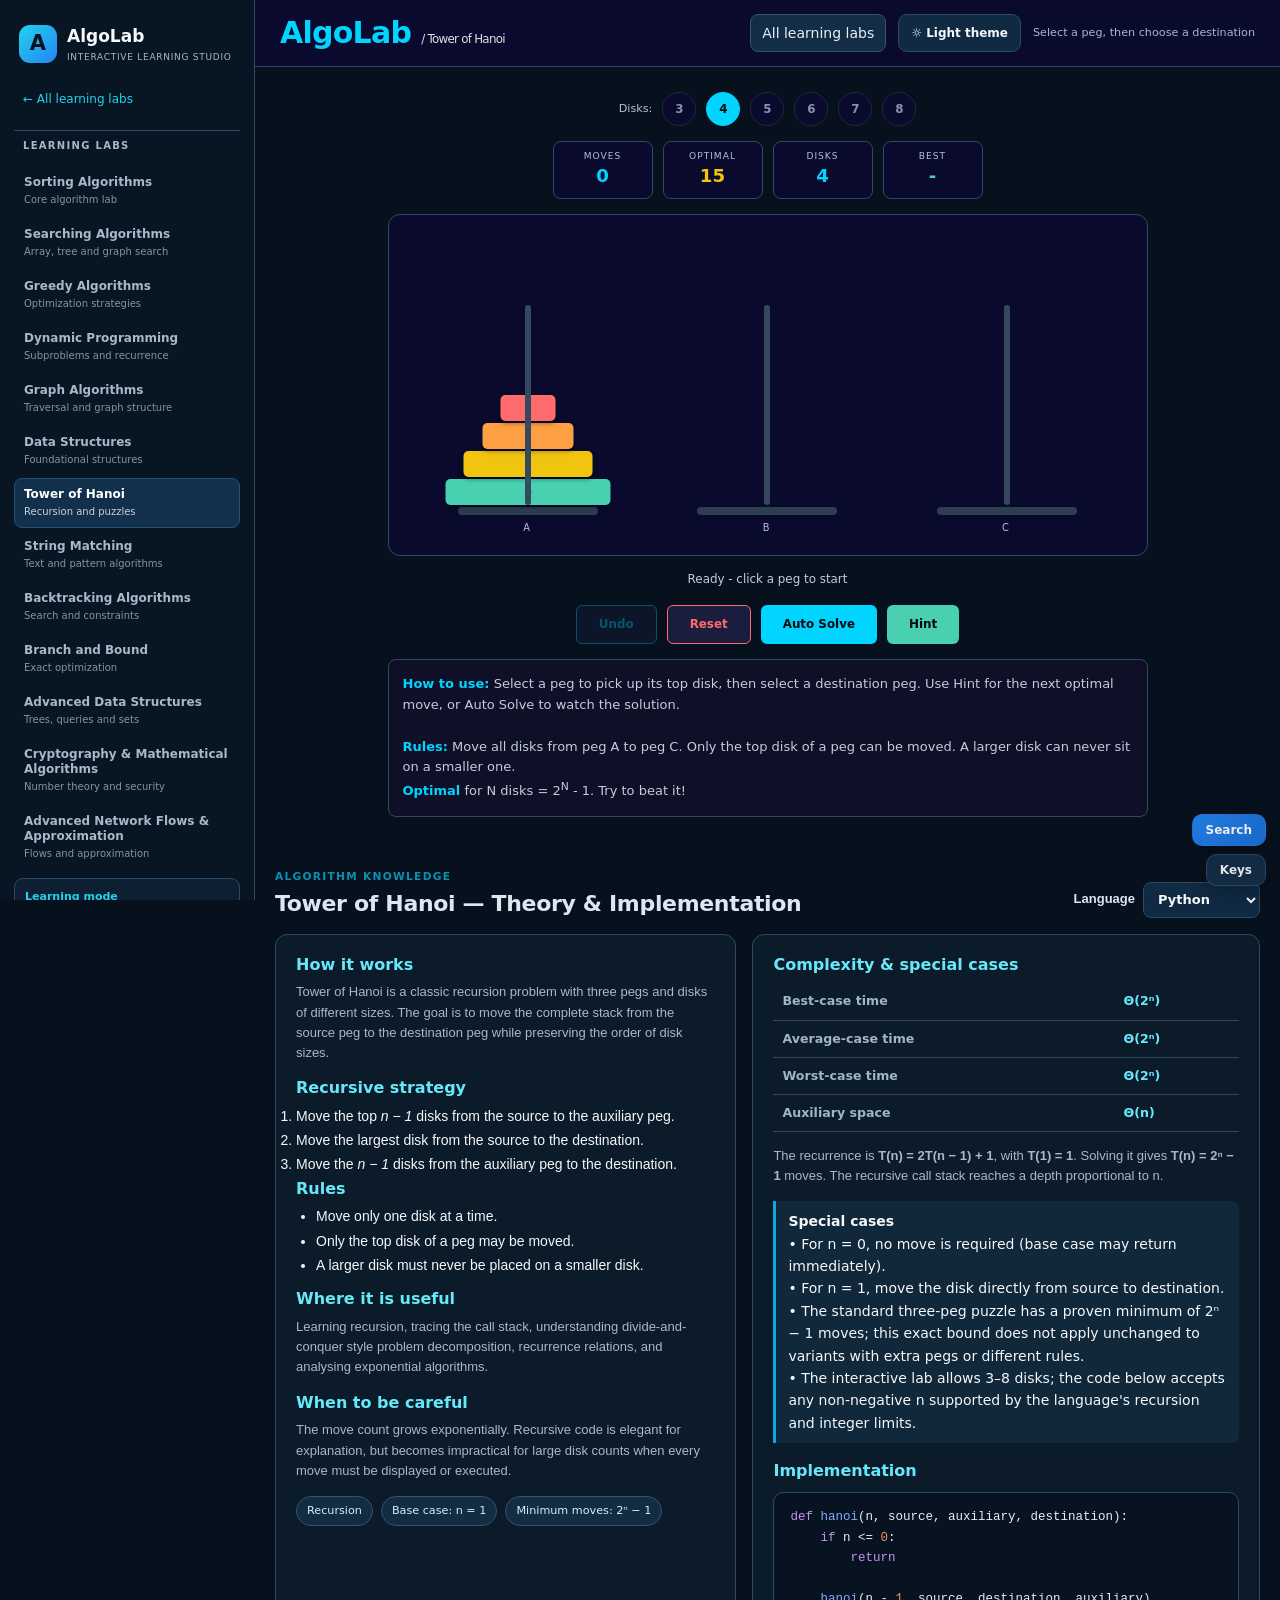
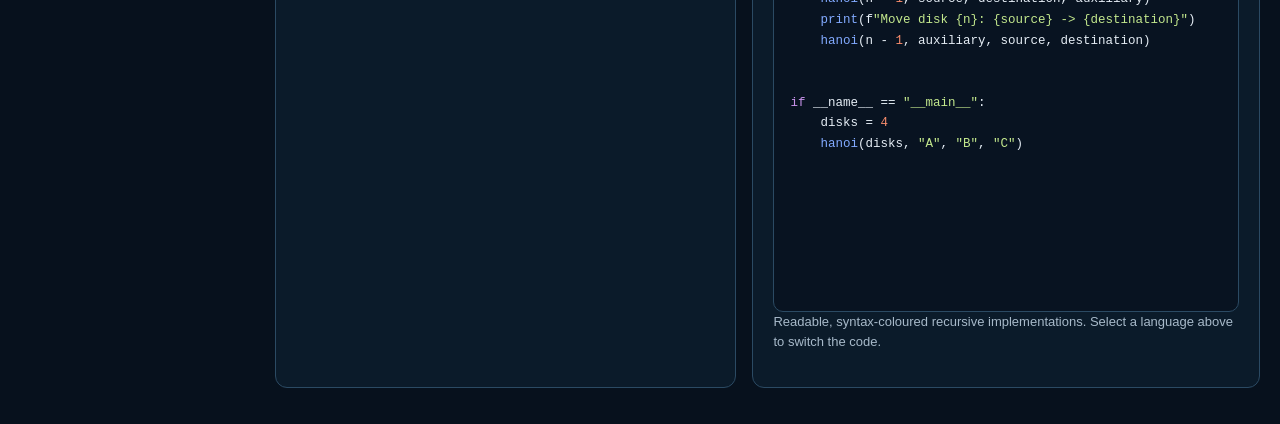
<file: hanoi.html>
<!DOCTYPE html>
<html lang="en">
<head>
<meta charset="UTF-8">
<meta name="viewport" content="width=device-width, initial-scale=1.0">
<title>Tower of Hanoi | AlgoLab</title>

<style>
* { margin: 0; padding: 0; box-sizing: border-box; }
body { background: #060912; color: #e0e0e0; font-family: Inter, system-ui, -apple-system, BlinkMacSystemFont, 'Segoe UI', sans-serif; min-height: 100vh; }
.header { background: #0a0a2e; padding: 14px 25px; border-bottom: 1px solid #1f2833; display: flex; justify-content: space-between; align-items: center; }
.logo { font-size: 1.3rem; font-weight: bold; color: #00d4ff; }
.sub { color: #667080; font-size: 0.8rem; }
.main { max-width: 800px; margin: 0 auto; padding: 25px 20px; }
.row { display: flex; gap: 10px; justify-content: center; margin-bottom: 15px; flex-wrap: wrap; align-items: center; }
.stat { background: #0a0a2e; border: 1px solid #1f2833; border-radius: 8px; padding: 8px 18px; text-align: center; min-width: 100px; }
.slabel { color: #667080; font-size: 0.65rem; text-transform: uppercase; letter-spacing: 1px; }
.sval { color: #00d4ff; font-size: 1.3rem; font-weight: bold; }
.sval.gold { color: #f1c40f; }
.sval.green { color: #48d0b0; }
.diff-label { color: #667080; font-size: 0.8rem; }
.dbtn { width: 34px; height: 34px; border-radius: 50%; border: 1px solid #1f2833; background: #0a0a2e; color: #8892b0; font-weight: 600; cursor: pointer; font-size: 0.85rem; }
.dbtn:hover { border-color: #00d4ff; color: #00d4ff; }
.dbtn.on { background: #00d4ff; color: #060912; border-color: #00d4ff; }
.board { background: #0a0a2e; border: 1px solid #1f2833; border-radius: 12px; padding: 20px; margin-bottom: 15px; user-select: none; }
.pegs-wrap { display: flex; justify-content: space-around; height: 300px; align-items: flex-end; }
.peg-col { width: 30%; height: 100%; display: flex; flex-direction: column; justify-content: flex-end; align-items: center; cursor: pointer; position: relative; }
.pole { width: 6px; height: 200px; background: #34495e; border-radius: 3px; position: absolute; bottom: 30px; left: 50%; margin-left: -3px; }
.base { width: 140px; height: 8px; background: #2c3e50; border-radius: 4px; }
.plabel { color: #667080; font-size: 0.7rem; margin-top: 6px; text-transform: uppercase; letter-spacing: 3px; transition: color 0.2s; }
.peg-col:hover .plabel { color: #00d4ff; }
.peg-col.sel .plabel { color: #f1c40f; font-weight: bold; }
.disk-stack { position: absolute; bottom: 30px; left: 50%; transform: translateX(-50%); display: flex; flex-direction: column-reverse; align-items: center; }
.disk { height: 26px; border-radius: 5px; margin-top: 2px; display: flex; align-items: center; justify-content: center; font-size: 0.75rem; font-weight: bold; color: rgba(0,0,0,0.7); transition: all 0.25s ease; box-shadow: 0 2px 5px rgba(0,0,0,0.4); position: relative; z-index: 2; }
.disk.top-sel { outline: 2px solid #f1c40f; outline-offset: 2px; transform: translateY(-6px); }
@keyframes shake { 0%,100% { transform: translateX(0); } 25% { transform: translateX(-6px); } 75% { transform: translateX(6px); } }
.shake { animation: shake 0.3s ease; }
.status { text-align: center; color: #8892b0; font-size: 0.85rem; min-height: 22px; margin-bottom: 12px; }
.status.err { color: #ff6b6b; }
.status.ok { color: #48d0b0; }
.controls { display: flex; gap: 10px; justify-content: center; margin-bottom: 15px; flex-wrap: wrap; }
.btn { padding: 10px 22px; border: none; border-radius: 6px; font-size: 0.85rem; font-weight: 600; cursor: pointer; transition: all 0.2s; }
.btn:hover { filter: brightness(1.15); }
.btn:disabled { opacity: 0.35; cursor: not-allowed; }
.b1 { background: #00d4ff; color: #060912; }
.b2 { background: #1a1d3e; color: #00d4ff; border: 1px solid #00d4ff; }
.b3 { background: #1a1d3e; color: #ff6b6b; border: 1px solid #ff6b6b; }
.b4 { background: #48d0b0; color: #060912; }
.info { background: #0f0f27; border: 1px solid #1f2833; border-radius: 8px; padding: 14px; font-size: 0.8rem; color: #667080; line-height: 1.6; }
.info b { color: #00d4ff; }
.overlay { display: none; position: fixed; top: 0; left: 0; width: 100%; height: 100%; background: rgba(6,9,18,0.88); z-index: 200; justify-content: center; align-items: center; }
.overlay.show { display: flex; }
.wbox { background: #0a0a2e; border: 2px solid #48d0b0; border-radius: 16px; padding: 40px 50px; text-align: center; }
.wtitle { font-size: 2rem; color: #48d0b0; margin-bottom: 10px; }
.wmoves { color: #f1c40f; font-size: 1.2rem; margin-bottom: 4px; }
.wopt { color: #667080; font-size: 0.9rem; margin-bottom: 20px; }

/* AlgoLab integration: consistent typography, navigation, accessible contrast and responsive layout. */
:root { color-scheme: dark; }
body { font-family: Inter, system-ui, -apple-system, BlinkMacSystemFont, "Segoe UI", sans-serif; }
.header { gap: 16px; flex-wrap: wrap; }
.logo { display:flex; align-items:baseline; gap:10px; }
.nav-link,.theme-toggle { color:#e7f0f8; text-decoration:none; background:#132d46; border:1px solid #35536d; border-radius:8px; padding:8px 11px; font:600 12px/1.2 inherit; cursor:pointer; white-space:nowrap; }
.nav-link:hover,.theme-toggle:hover { border-color:#22d3ee; }
.info { color:#c0cedb; font-size:13px; }
.slabel,.diff-label,.plabel { color:#b0c2d4; }
.status { color:#c0cedb; }
/* Light theme overrides intentionally cover every surface and small label. */
body[data-theme="light"] { color-scheme:light; background:#f2f6fa; color:#172536; }
body[data-theme="light"] .header { background:#fff; border-bottom-color:#cbd7e2; }
body[data-theme="light"] .logo { color:#075985; }
body[data-theme="light"] .sub { color:#526579; }
body[data-theme="light"] .main { background:transparent; }
body[data-theme="light"] .stat,body[data-theme="light"] .board,body[data-theme="light"] .info { background:#fff; border-color:#c7d4e0; }
body[data-theme="light"] .slabel,body[data-theme="light"] .diff-label,body[data-theme="light"] .plabel,body[data-theme="light"] .status,body[data-theme="light"] .info { color:#405469; }
body[data-theme="light"] .sval { color:#075985; }
body[data-theme="light"] .sval.gold { color:#8a5a00; }
body[data-theme="light"] .sval.green { color:#087f5b; }
body[data-theme="light"] .dbtn { background:#fff; color:#34495e; border-color:#b7c7d5; }
body[data-theme="light"] .dbtn.on { background:#087eaa; color:#fff; border-color:#087eaa; }
body[data-theme="light"] .pole { background:#9aabba; }
body[data-theme="light"] .base { background:#71879b; }
body[data-theme="light"] .b2,body[data-theme="light"] .b3 { background:#fff; }
body[data-theme="light"] .b2 { color:#075985; border-color:#1684a8; }
body[data-theme="light"] .b3 { color:#b42332; border-color:#cf3543; }
body[data-theme="light"] .nav-link,body[data-theme="light"] .theme-toggle { background:#f4f8fb; color:#173047; border-color:#bdcbd8; }
body[data-theme="light"] .wbox { background:#fff; }
body[data-theme="light"] .wopt { color:#526579; }
body[data-theme="light"] .status.err { color:#b42332; }
body[data-theme="light"] .status.ok { color:#087f5b; }
@media (max-width:700px) { .header { padding:12px 16px; } .header>div:last-child { width:100%; flex-wrap:wrap; } .main { padding:18px 12px; } .board { padding:10px 5px; } .pegs-wrap { height:260px; } .base { width:min(140px,95%); } .wbox { margin:14px; padding:28px 20px; } }


/* Algorithm theory and language examples, styled to match the sorting labs. */
.learning-lab{max-width:1100px;margin:28px auto 36px;padding:0 20px;color:var(--learn-text,#dce7f2)}
.learning-head{display:flex;justify-content:space-between;align-items:end;gap:18px;flex-wrap:wrap;margin-bottom:16px}
.learning-head h2{font-size:clamp(1.45rem,2.6vw,2rem);margin-top:5px;color:inherit}
.learning-eyebrow{font-size:.76rem;letter-spacing:.12em;font-weight:800;color:#0891b2}
.learning-grid{display:grid;grid-template-columns:minmax(0,1fr) minmax(0,1.1fr);gap:16px}
.learning-card{min-width:0;padding:20px;border:1px solid #2b4358;border-radius:12px;background:#0b1b2a;color:#dce7f2;line-height:1.65}
.learning-card h3{font-size:1rem;margin:0 0 7px;color:#67e8f9}
.learning-card p{margin:0 0 15px;font-size:.94rem}
.learning-card ul{padding-left:20px;margin:0 0 14px}
.learning-card li{margin:4px 0}
.learning-tags{display:flex;flex-wrap:wrap;gap:8px;margin-top:10px}
.learning-tag{border:1px solid #35546e;background:#122c43;border-radius:999px;padding:5px 10px;font-size:.8rem;color:#dbeafe}
.complexity-table{width:100%;border-collapse:collapse;margin:8px 0 14px;font-size:.9rem}
.complexity-table th,.complexity-table td{padding:8px 9px;text-align:left;border-bottom:1px solid #30485c}
.complexity-table th{color:#9fb5c9;font-weight:700}.complexity-table td:last-child{font-weight:700;color:#67e8f9}
.code-select{display:flex;align-items:center;gap:8px;font-size:.85rem;font-weight:700}
.code-select select{background:#10283c;color:#e6f0fa;border:1px solid #3c5b74;border-radius:7px;padding:9px 12px;font:inherit}
.code-window{height:420px;overflow:auto;background:#07111d;border:1px solid #263e52;border-radius:9px;margin-top:10px}
.code-window pre{margin:0;padding:17px;min-width:max-content;white-space:pre}
.code-window code{font:13px/1.7 ui-monospace,SFMono-Regular,Consolas,"Liberation Mono",monospace;color:#e5edf5;tab-size:4}
.tok-keyword{color:#c792ea}.tok-string{color:#c3e88d}.tok-number{color:#f78c6c}.tok-comment{color:#8293a7;font-style:italic}.tok-function{color:#82aaff}
.code-note{font-size:.8rem;color:#9fb3c7;margin-top:9px}
.special-note{border-left:3px solid #0ea5e9;padding:9px 12px;background:#10283a;border-radius:0 7px 7px 0}
body[data-theme="light"] .learning-lab{color:#172536}
body[data-theme="light"] .learning-eyebrow{color:#075985}
body[data-theme="light"] .learning-card{background:#fff;border-color:#c7d4e0;color:#26394c;box-shadow:0 2px 8px rgba(24,48,72,.05)}
body[data-theme="light"] .learning-card h3{color:#075985}
body[data-theme="light"] .learning-tag{background:#edf6fb;border-color:#b7d0e2;color:#23445d}
body[data-theme="light"] .complexity-table th{color:#526579}
body[data-theme="light"] .complexity-table th,body[data-theme="light"] .complexity-table td{border-bottom-color:#d9e2ea}
body[data-theme="light"] .complexity-table td:last-child{color:#075985}
body[data-theme="light"] .code-select select{background:#fff;color:#172536;border-color:#b7c7d5}
body[data-theme="light"] .special-note{background:#eef7fc;color:#23445d}
@media(max-width:760px){.learning-lab{padding:0 12px}.learning-grid{grid-template-columns:1fr}.code-window{height:360px}.learning-card{padding:16px}}

</style>
<link rel="stylesheet" href="design-system.css">
<style id="algolab-shared-typography">html,body,button,input,select,textarea{font-family:Inter,ui-sans-serif,system-ui,-apple-system,BlinkMacSystemFont,"Segoe UI",Roboto,Arial,sans-serif!important}body{-webkit-font-smoothing:antialiased;text-rendering:optimizeLegibility}</style>
<link rel="stylesheet" href="enhance.css"></head>
<body data-theme="dark">
<div class="shared-shell" id="sharedAlgoLabShell">
<aside class="shared-sidebar" aria-label="AlgoLab navigation">
<a class="shared-brand" href="index.html"><span class="shared-brand-mark">A</span><span><b>AlgoLab</b><small>INTERACTIVE LEARNING STUDIO</small></span></a>
<a class="shared-home" href="index.html">← All learning labs</a>
<div class="shared-side-title">LEARNING LABS</div>
<nav class="shared-nav" id="sharedAlgoLabNav" aria-label="Learning labs"><a class="nav-item" href="sorting.html" ><span>Sorting Algorithms</span><small>Core algorithm lab</small></a><a class="nav-item" href="searching.html"><span>Searching Algorithms</span><small>Array, tree and graph search</small></a><a class="nav-item" href="greedy.html" ><span>Greedy Algorithms</span><small>Optimization strategies</small></a><a class="nav-item" href="dp.html" ><span>Dynamic Programming</span><small>Subproblems and recurrence</small></a><a class="nav-item" href="graph.html" ><span>Graph Algorithms</span><small>Traversal and graph structure</small></a><a class="nav-item" href="data-structures.html"><span>Data Structures</span><small>Foundational structures</small></a><a class="nav-item active" href="hanoi.html" aria-current="page"><span>Tower of Hanoi</span><small>Recursion and puzzles</small></a><a class="nav-item" href="string-matching.html" ><span>String Matching</span><small>Text and pattern algorithms</small></a><a class="nav-item" href="backtracking.html" ><span>Backtracking Algorithms</span><small>Search and constraints</small></a><a class="nav-item" href="branch-bound.html" ><span>Branch and Bound</span><small>Exact optimization</small></a><a class="nav-item" href="advanced-data-structures.html" ><span>Advanced Data Structures</span><small>Trees, queries and sets</small></a><a class="nav-item" href="cryptography-math.html" ><span>Cryptography & Mathematical Algorithms</span><small>Number theory and security</small></a><a class="nav-item" href="advanced-network-flows.html" ><span>Advanced Network Flows & Approximation</span><small>Flows and approximation</small></a></nav>
<div class="shared-note"><b>Learning mode</b><p>Explore the visualizer, follow the steps, review the theory, and study the implementation examples.</p></div>
</aside>
<div class="shared-main" id="sharedMainContent">

<div class="header">
  <h1 class="logo" style="margin:0;font-size:inherit;line-height:inherit"><a href="index.html" style="color:inherit;text-decoration:none">AlgoLab</a> <span style="font-size:.85rem;color:#e0e0e0;font-weight:500">/ Tower of Hanoi</span></h1>
  <div style="display:flex;gap:12px;align-items:center"><a href="index.html" class="nav-link">All learning labs</a><button id="themeToggle" class="theme-toggle" type="button" aria-label="Switch theme">☼ Light theme</button><div class="sub">Select a peg, then choose a destination</div></div>
</div>

<div class="main">
  <div class="row">
    <span class="diff-label">Disks:</span>
    <button class="dbtn" data-n="3">3</button>
    <button class="dbtn on" data-n="4">4</button>
    <button class="dbtn" data-n="5">5</button>
    <button class="dbtn" data-n="6">6</button>
    <button class="dbtn" data-n="7">7</button>
    <button class="dbtn" data-n="8">8</button>
  </div>

  <div class="row">
    <div class="stat"><div class="slabel">Moves</div><div class="sval" id="moves">0</div></div>
    <div class="stat"><div class="slabel">Optimal</div><div class="sval gold" id="optimal">15</div></div>
    <div class="stat"><div class="slabel">Disks</div><div class="sval" id="diskN">4</div></div>
    <div class="stat"><div class="slabel">Best</div><div class="sval green" id="best">-</div></div>
  </div>

  <div class="board">
    <div class="pegs-wrap">
      <div class="peg-col" id="peg0" data-p="0">
        <div class="disk-stack" id="stack0"></div>
        <div class="pole"></div>
        <div class="base"></div>
        <div class="plabel">A</div>
      </div>
      <div class="peg-col" id="peg1" data-p="1">
        <div class="disk-stack" id="stack1"></div>
        <div class="pole"></div>
        <div class="base"></div>
        <div class="plabel">B</div>
      </div>
      <div class="peg-col" id="peg2" data-p="2">
        <div class="disk-stack" id="stack2"></div>
        <div class="pole"></div>
        <div class="base"></div>
        <div class="plabel">C</div>
      </div>
    </div>
  </div>

  <div class="status" id="status">Ready</div>

  <div class="controls">
    <button class="btn b2" id="undoBtn" disabled>Undo</button>
    <button class="btn b3" id="resetBtn">Reset</button>
    <button class="btn b1" id="solveBtn">Auto Solve</button>
    <button class="btn b4" id="hintBtn">Hint</button>
  </div>

  <div class="info">
    <b>How to use:</b> Select a peg to pick up its top disk, then select a destination peg. Use Hint for the next optimal move, or Auto Solve to watch the solution.
    <br><br><b>Rules:</b> Move all disks from peg A to peg C. Only the top disk of a peg can be moved.
    A larger disk can never sit on a smaller one.<br>
    <b>Optimal</b> for N disks = 2<sup>N</sup> - 1. Try to beat it!
  </div>
</div>


<section class="learning-lab" id="hanoiLearning">
  <div class="learning-head">
    <div><div class="learning-eyebrow">ALGORITHM KNOWLEDGE</div><h2>Tower of Hanoi — Theory & Implementation</h2></div>
    <label class="code-select" for="hanoiLanguage">Language <select id="hanoiLanguage"><option>C</option><option>C++</option><option selected>Python</option><option>Java</option><option>JavaScript</option></select></label>
  </div>
  <div class="learning-grid">
    <article class="learning-card">
      <h3>How it works</h3>
      <p>Tower of Hanoi is a classic recursion problem with three pegs and disks of different sizes. The goal is to move the complete stack from the source peg to the destination peg while preserving the order of disk sizes.</p>
      <h3>Recursive strategy</h3>
      <ol>
        <li>Move the top <em>n − 1</em> disks from the source to the auxiliary peg.</li>
        <li>Move the largest disk from the source to the destination.</li>
        <li>Move the <em>n − 1</em> disks from the auxiliary peg to the destination.</li>
      </ol>
      <h3>Rules</h3>
      <ul><li>Move only one disk at a time.</li><li>Only the top disk of a peg may be moved.</li><li>A larger disk must never be placed on a smaller disk.</li></ul>
      <h3>Where it is useful</h3>
      <p>Learning recursion, tracing the call stack, understanding divide-and-conquer style problem decomposition, recurrence relations, and analysing exponential algorithms.</p>
      <h3>When to be careful</h3>
      <p>The move count grows exponentially. Recursive code is elegant for explanation, but becomes impractical for large disk counts when every move must be displayed or executed.</p>
      <div class="learning-tags"><span class="learning-tag">Recursion</span><span class="learning-tag">Base case: n = 1</span><span class="learning-tag">Minimum moves: 2ⁿ − 1</span></div>
    </article>
    <article class="learning-card">
      <h3>Complexity & special cases</h3>
      <table class="complexity-table"><tbody>
        <tr><th>Best-case time</th><td>Θ(2ⁿ)</td></tr>
        <tr><th>Average-case time</th><td>Θ(2ⁿ)</td></tr>
        <tr><th>Worst-case time</th><td>Θ(2ⁿ)</td></tr>
        <tr><th>Auxiliary space</th><td>Θ(n)</td></tr>
      </tbody></table>
      <p>The recurrence is <strong>T(n) = 2T(n − 1) + 1</strong>, with <strong>T(1) = 1</strong>. Solving it gives <strong>T(n) = 2ⁿ − 1</strong> moves. The recursive call stack reaches a depth proportional to n.</p>
      <div class="special-note"><strong>Special cases</strong><br>• For n = 0, no move is required (base case may return immediately).<br>• For n = 1, move the disk directly from source to destination.<br>• The standard three-peg puzzle has a proven minimum of 2ⁿ − 1 moves; this exact bound does not apply unchanged to variants with extra pegs or different rules.<br>• The interactive lab allows 3–8 disks; the code below accepts any non-negative n supported by the language's recursion and integer limits.</div>
      <h3 style="margin-top:18px">Implementation</h3>
      <div class="code-window"><pre><code id="hanoiCode"></code></pre></div>
      <p class="code-note">Readable, syntax-coloured recursive implementations. Select a language above to switch the code.</p>
    </article>
  </div>
</section>

<div class="overlay" id="overlay">
  <div class="wbox">
    <div class="wtitle">You Win!</div>
    <div class="wmoves" id="wMoves">15 moves</div>
    <div class="wopt" id="wOpt">Optimal: 15</div>
    <button class="btn b1" id="againBtn">Play Again</button>
  </div>
</div>


<script>
(function(){
const examples={
'C':`#include <stdio.h>\n\nvoid hanoi(int n, char source, char auxiliary, char destination) {\n    if (n <= 0) return;\n\n    hanoi(n - 1, source, destination, auxiliary);\n    printf("Move disk %d: %c -> %c\\n", n, source, destination);\n    hanoi(n - 1, auxiliary, source, destination);\n}\n\nint main(void) {\n    int disks = 4;\n    hanoi(disks, 'A', 'B', 'C');\n    return 0;\n}`,
'C++':`#include <iostream>\nusing namespace std;\n\nvoid hanoi(int n, char source, char auxiliary, char destination) {\n    if (n <= 0) return;\n\n    hanoi(n - 1, source, destination, auxiliary);\n    cout << "Move disk " << n << ": " << source << " -> " << destination << '\\n';\n    hanoi(n - 1, auxiliary, source, destination);\n}\n\nint main() {\n    int disks = 4;\n    hanoi(disks, 'A', 'B', 'C');\n    return 0;\n}`,
'Python':`def hanoi(n, source, auxiliary, destination):\n    if n <= 0:\n        return\n\n    hanoi(n - 1, source, destination, auxiliary)\n    print(f"Move disk {n}: {source} -> {destination}")\n    hanoi(n - 1, auxiliary, source, destination)\n\n\nif __name__ == "__main__":\n    disks = 4\n    hanoi(disks, "A", "B", "C")`,
'Java':`public class TowerOfHanoi {\n    static void hanoi(int n, char source, char auxiliary, char destination) {\n        if (n <= 0) return;\n\n        hanoi(n - 1, source, destination, auxiliary);\n        System.out.printf("Move disk %d: %c -> %c%n", n, source, destination);\n        hanoi(n - 1, auxiliary, source, destination);\n    }\n\n    public static void main(String[] args) {\n        int disks = 4;\n        hanoi(disks, 'A', 'B', 'C');\n    }\n}`,
'JavaScript':`function hanoi(n, source, auxiliary, destination) {\n    if (n <= 0) return;\n\n    hanoi(n - 1, source, destination, auxiliary);\n    console.log(\`Move disk \${n}: \${source} -> \${destination}\`);\n    hanoi(n - 1, auxiliary, source, destination);\n}\n\nconst disks = 4;\nhanoi(disks, "A", "B", "C");`
};
const escapeHtml=s=>s.replace(/&/g,'&amp;').replace(/</g,'&lt;').replace(/>/g,'&gt;');
function highlight(source){const token=/\/\*[\s\S]*?\*\/|\/\/[^\n]*|#[^\n]*|`(?:\\.|[^`\\])*`|"(?:\\.|[^"\\])*"|'(?:\\.|[^'\\])*'|\b(?:\d+(?:\.\d+)?)\b|\b(?:def|return|for|while|if|else|elif|break|continue|in|and|or|True|False|None|new|class|static|void|int|float|double|bool|boolean|char|long|short|const|let|var|function|public|private|final|this|auto|include|using|namespace|import|from)\b|\b[A-Za-z_$][A-Za-z0-9_$]*(?=\s*\()/g;let out='',pos=0,m;while((m=token.exec(source))){out+=escapeHtml(source.slice(pos,m.index));let v=m[0],kind='tok-function';if(v.startsWith('//')||v.startsWith('#')||v.startsWith('/*'))kind='tok-comment';else if(v[0]==='"'||v[0]==="'"||v[0]==='`')kind='tok-string';else if(/^\d/.test(v))kind='tok-number';else if(/^(def|return|for|while|if|else|elif|break|continue|in|and|or|True|False|None|new|class|static|void|int|float|double|bool|boolean|char|long|short|const|let|var|function|public|private|final|this|auto|include|using|namespace|import|from)$/.test(v))kind='tok-keyword';out+='<span class="'+kind+'">'+escapeHtml(v)+'</span>';pos=m.index+v.length;}return out+escapeHtml(source.slice(pos));}
const select=document.getElementById('hanoiLanguage'),code=document.getElementById('hanoiCode');function update(){code.innerHTML=highlight(examples[select.value]);}select.addEventListener('change',update);update();
})();
</script>

<script>
(function() {
  var N = 4;
  var pegs = [[], [], []];
  var moves = 0;
  var sel = -1;
  var hist = [];
  var best = {};
  var busy = false;
  var auto = false;
  var timer = null;

  var COLORS = ['#ff6b6b','#ff9f43','#f1c40f','#48d0b0','#00d4ff','#9b59b6','#e84393','#fd79a8'];

  var $ = function(id) { return document.getElementById(id); };
  var statusEl = $('status');
  var movesEl = $('moves');
  var optEl = $('optimal');
  var diskNEl = $('diskN');
  var bestEl = $('best');
  var undoBtn = $('undoBtn');
  var resetBtn = $('resetBtn');
  var solveBtn = $('solveBtn');
  var hintBtn = $('hintBtn');
  var overlay = $('overlay');

  function opt(n) { return (1 << n) - 1; }

  function width(v) {
    return 55 + ((v - 1) / (N - 1)) * 110;
  }

  function name(i) { return String.fromCharCode(65 + i); }

  function say(msg, cls) {
    statusEl.textContent = msg;
    statusEl.className = 'status' + (cls ? ' ' + cls : '');
  }

  function init() {
    pegs = [[], [], []];
    for (var i = N; i >= 1; i--) pegs[0].push(i);
    moves = 0; sel = -1; hist = []; busy = false; auto = false;
    if (timer) { clearInterval(timer); timer = null; }
    solveBtn.textContent = 'Auto Solve';
    solveBtn.disabled = false;
    hintBtn.disabled = false;
    overlay.classList.remove('show');
    movesEl.textContent = '0';
    optEl.textContent = opt(N);
    diskNEl.textContent = N;
    bestEl.textContent = best[N] || '-';
    say('Ready - click a peg to start');
    draw();
  }

  function draw() {
    for (var p = 0; p < 3; p++) {
      var stack = $('stack' + p);
      stack.innerHTML = '';
      var col = $('peg' + p);
      col.className = 'peg-col' + (sel === p ? ' sel' : '');
      for (var i = 0; i < pegs[p].length; i++) {
        var v = pegs[p][i];
        var d = document.createElement('div');
        d.className = 'disk' + (sel === p && i === pegs[p].length - 1 ? ' top-sel' : '');
        d.style.width = width(v) + 'px';
        d.style.background = COLORS[(v - 1) % 8];
        d.textContent = v;
        stack.appendChild(d);
      }
    }
    undoBtn.disabled = hist.length === 0 || busy;
  }

  function shake(p) {
    var el = $('peg' + p);
    el.classList.add('shake');
    setTimeout(function() { el.classList.remove('shake'); }, 350);
  }

  function solved() { return pegs[2].length === N; }

  function onWin() {
    auto = false;
    if (timer) { clearInterval(timer); timer = null; }
    solveBtn.textContent = 'Auto Solve';
    solveBtn.disabled = false;
    hintBtn.disabled = false;
    if (!best[N] || moves < best[N]) { best[N] = moves; bestEl.textContent = moves; }
    var o = opt(N);
    setTimeout(function() {
      $('wMoves').textContent = moves + ' moves';
      $('wOpt').textContent = 'Optimal: ' + o + (moves === o ? ' - Perfect!' : ' - Try again for optimal!');
      overlay.classList.add('show');
    }, 1500);
  }

  function tryMove(from, to) {
    if (pegs[from].length === 0) { say('Peg ' + name(from) + ' is empty', 'err'); shake(to); return false; }
    var d = pegs[from][pegs[from].length - 1];
    if (pegs[to].length > 0 && pegs[to][pegs[to].length - 1] < d) {
      say('Cannot place ' + d + ' on ' + pegs[to][pegs[to].length - 1], 'err'); shake(to); return false;
    }
    pegs[from].pop(); pegs[to].push(d);
    hist.push({ f: from, t: to });
    moves++; movesEl.textContent = moves;
    sel = -1;
    say('Moved ' + d + ': ' + name(from) + ' -> ' + name(to), 'ok');
    draw();
    if (solved()) onWin();
    return true;
  }

  // peg clicks
  for (var p = 0; p < 3; p++) {
    (function(idx) {
      $('peg' + idx).addEventListener('click', function() {
        if (busy || auto) return;
        if (sel === -1) {
          if (pegs[idx].length === 0) { say('Peg ' + name(idx) + ' is empty', 'err'); shake(idx); return; }
          sel = idx;
          say('Disk ' + pegs[idx][pegs[idx].length - 1] + ' selected - click target');
          draw();
        } else if (sel === idx) {
          sel = -1; say('Deselected'); draw();
        } else {
          tryMove(sel, idx);
        }
      });
    })(p);
  }

  undoBtn.addEventListener('click', function() {
    if (hist.length === 0 || busy || auto) return;
    var h = hist.pop();
    var d = pegs[h.t].pop();
    pegs[h.f].push(d);
    moves = Math.max(0, moves - 1);
    movesEl.textContent = moves;
    sel = -1;
    overlay.classList.remove('show');
    say('Undo');
    draw();
  });

  resetBtn.addEventListener('click', function() { init(); });

  // difficulty
  var dbtns = document.querySelectorAll('.dbtn');
  for (var i = 0; i < dbtns.length; i++) {
    (function(btn) {
      btn.addEventListener('click', function() {
        for (var j = 0; j < dbtns.length; j++) dbtns[j].classList.remove('on');
        btn.classList.add('on');
        N = parseInt(btn.getAttribute('data-n'));
        init();
      });
    })(dbtns[i]);
  }

  $('againBtn').addEventListener('click', function() { overlay.classList.remove('show'); init(); });

  // hint - compute next optimal move
  function stateKey(s) {
    return s[0].join(',') + '|' + s[1].join(',') + '|' + s[2].join(',');
  }

  function nextOptimal() {
    if (pegs[2].length === N) return null;
    var start = [pegs[0].slice(), pegs[1].slice(), pegs[2].slice()];
    var goalKey = '';
    for (var i = N; i >= 1; i--) goalKey += (i === N ? '' : ',') + i;
    goalKey = ',' + goalKey + '|';
    var visited = {};
    visited[stateKey(start)] = true;
    var queue = [{ s: start, path: [] }];
    while (queue.length > 0) {
      var node = queue.shift();
      for (var f = 0; f < 3; f++) {
        if (node.s[f].length === 0) continue;
        var top = node.s[f][node.s[f].length - 1];
        for (var t = 0; t < 3; t++) {
          if (f === t) continue;
          if (node.s[t].length > 0 && node.s[t][node.s[t].length - 1] < top) continue;
          var ns = [node.s[0].slice(), node.s[1].slice(), node.s[2].slice()];
          ns[f].pop(); ns[t].push(top);
          var key = stateKey(ns);
          if (visited[key]) continue;
          var newPath = node.path.slice();
          newPath.push({ f: f, t: t });
          if (ns[2].length === N) return newPath[0];
          visited[key] = true;
          queue.push({ s: ns, path: newPath });
        }
      }
    }
    return null;
  }

  function fullPath() {
    if (pegs[2].length === N) return [];
    var start = [pegs[0].slice(), pegs[1].slice(), pegs[2].slice()];
    var visited = {};
    visited[stateKey(start)] = true;
    var queue = [{ s: start, path: [] }];
    while (queue.length > 0) {
      var node = queue.shift();
      for (var f = 0; f < 3; f++) {
        if (node.s[f].length === 0) continue;
        var top = node.s[f][node.s[f].length - 1];
        for (var t = 0; t < 3; t++) {
          if (f === t) continue;
          if (node.s[t].length > 0 && node.s[t][node.s[t].length - 1] < top) continue;
          var ns = [node.s[0].slice(), node.s[1].slice(), node.s[2].slice()];
          ns[f].pop(); ns[t].push(top);
          var key = stateKey(ns);
          if (visited[key]) continue;
          var newPath = node.path.slice();
          newPath.push({ f: f, t: t });
          if (ns[2].length === N) return newPath;
          visited[key] = true;
          queue.push({ s: ns, path: newPath });
        }
      }
    }
    return null;
  }

  hintBtn.addEventListener('click', function() {
    if (busy || auto) return;
    var mv = nextOptimal();
    if (mv) {
      say('Hint: move disk from ' + name(mv.f) + ' to ' + name(mv.t));
      var el = $('peg' + mv.f);
      el.classList.add('sel');
      setTimeout(function() { draw(); }, 1500);
    }
  });

  // auto solve
  solveBtn.addEventListener('click', function() {
    if (auto) { auto = false; if (timer) { clearInterval(timer); timer = null; } solveBtn.textContent = 'Auto Solve'; hintBtn.disabled = false; return; }
    overlay.classList.remove('show');
    var path = fullPath();
    if (!path || path.length === 0) { say('Already solved!', 'ok'); return; }
    var idx = 0;
    auto = true;
    solveBtn.textContent = 'Stop';
    hintBtn.disabled = true;
    sel = -1;
    draw();
    timer = setInterval(function() {
      if (!auto) { clearInterval(timer); timer = null; solveBtn.textContent = 'Auto Solve'; hintBtn.disabled = false; return; }
      if (idx >= path.length) {
        auto = false; clearInterval(timer); timer = null;
        solveBtn.textContent = 'Auto Solve'; solveBtn.disabled = false; hintBtn.disabled = false;
        onWin();
        return;
      }
      var mv = path[idx++];
      var d = pegs[mv.f].pop();
      pegs[mv.t].push(d);
      hist.push(mv);
      moves++; movesEl.textContent = moves;
      say('Moving ' + d + ': ' + name(mv.f) + ' -> ' + name(mv.t), 'ok');
      draw();
      if (idx >= path.length) {
        auto = false; clearInterval(timer); timer = null;
        solveBtn.textContent = 'Auto Solve'; solveBtn.disabled = false; hintBtn.disabled = false;
        onWin();
      }
    }, 800);
  });

  var themeToggle = $('themeToggle');
  function setTheme(theme) {
    document.body.setAttribute('data-theme', theme);
    try { localStorage.setItem('algolab-theme', theme); } catch (e) {}
    if (themeToggle) themeToggle.textContent = theme === 'light' ? '☾ Dark theme' : '☼ Light theme';
    if (themeToggle) themeToggle.setAttribute('aria-label', theme === 'light' ? 'Switch to dark theme' : 'Switch to light theme');
  }
  if (themeToggle) themeToggle.addEventListener('click', function() {
    setTheme(document.body.getAttribute('data-theme') === 'light' ? 'dark' : 'light');
  });
  var savedTheme = 'dark';
  try { savedTheme = localStorage.getItem('algolab-theme') === 'light' ? 'light' : 'dark'; } catch (e) {}
  setTheme(savedTheme);
  init();
})();
</script>
<script src="theme.js"></script>
</div></div>
<script src="enhance.js" defer></script></body>
</html>
</file>
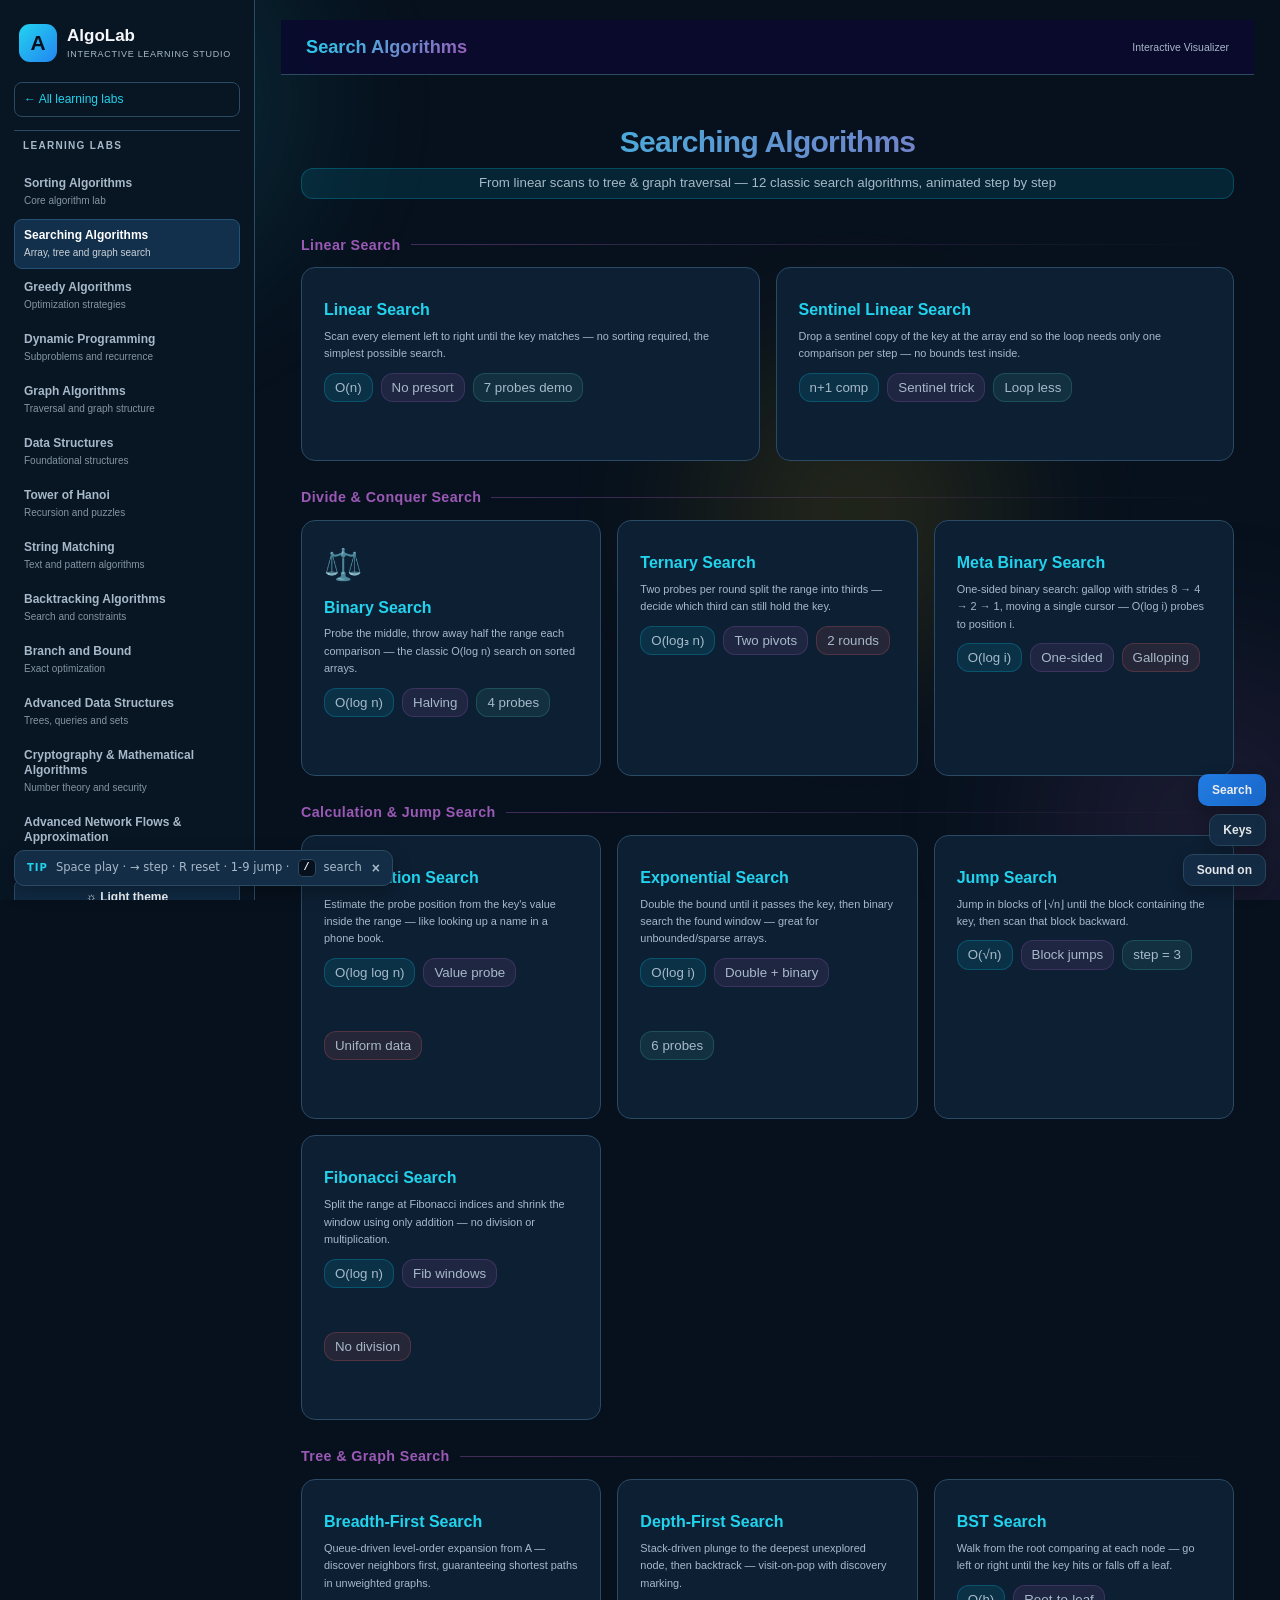
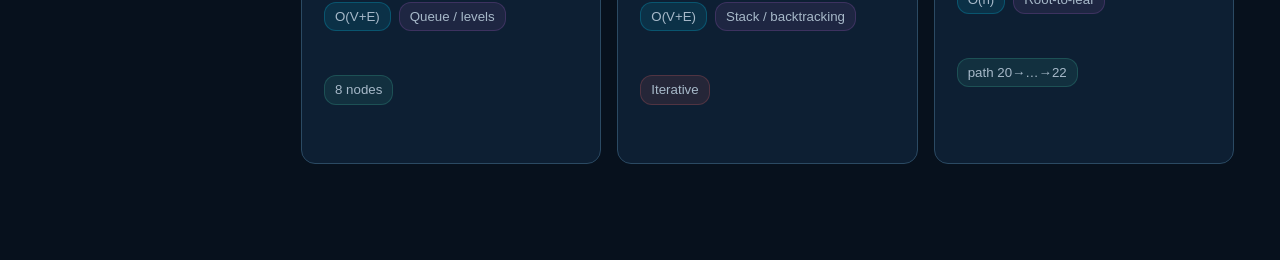
<file: searching.html>
<!DOCTYPE html>
<html lang="en">
<head>
<meta charset="UTF-8">
<meta name="viewport" content="width=device-width, initial-scale=1.0">
<title>Searching Algorithms | AlgoLab</title>
<style>
*{margin:0;padding:0;box-sizing:border-box}
:root{--bg:#060912;--card:#0a0a2e;--border:#1f2833;--accent:#00d4ff;--green:#48d0b0;--red:#ff6b6b;--gold:#f1c40f;--purple:#9b59b6;--pink:#e84393;--text:#e0e0e0;--dim:#667080}
body{background:var(--bg);color:var(--text);font-family:'Segoe UI',system-ui,sans-serif;min-height:100vh;overflow-x:hidden}
.bg{position:fixed;top:0;left:0;width:100%;height:100%;z-index:0;pointer-events:none;overflow:hidden}
.bg .orb{position:absolute;border-radius:50%;filter:blur(80px);opacity:.12;animation:of 22s ease-in-out infinite}
.bg .orb:nth-child(1){width:400px;height:400px;background:var(--accent);top:-100px;left:-100px}
.bg .orb:nth-child(2){width:350px;height:350px;background:var(--purple);bottom:-100px;right:-100px;animation-delay:-8s}
.bg .orb:nth-child(3){width:300px;height:300px;background:var(--gold);top:40%;left:55%;animation-delay:-15s}
@keyframes of{0%,100%{transform:translate(0,0) scale(1)}33%{transform:translate(70px,-50px) scale(1.15)}66%{transform:translate(-50px,70px) scale(.85)}}
.header{position:relative;z-index:10;background:rgba(10,10,46,.92);backdrop-filter:blur(10px);padding:14px 25px;border-bottom:1px solid var(--border);display:flex;justify-content:space-between;align-items:center}
.logo{font-size:1.3rem;font-weight:800;background:linear-gradient(135deg,var(--accent),var(--purple));-webkit-background-clip:text;-webkit-text-fill-color:transparent}
.sub{color:var(--dim);font-size:.75rem}
.back-btn{padding:7px 16px;background:rgba(0,212,255,.1);border:1px solid var(--accent);border-radius:6px;color:var(--accent);font-size:.8rem;cursor:pointer;transition:all .2s;display:none}
.back-btn:hover{background:rgba(0,212,255,.2);transform:translateX(-3px)}
.back-btn.show{display:block}
.home{position:relative;z-index:1;max-width:1060px;margin:0 auto;padding:50px 20px;text-align:center}
.home h1{font-size:2.2rem;margin-bottom:8px;background:linear-gradient(135deg,var(--accent),var(--purple));-webkit-background-clip:text;-webkit-text-fill-color:transparent}
.home .tag{color:var(--dim);font-size:.95rem;margin-bottom:36px}
.catwrap{margin-bottom:26px;text-align:left}
.cat{font-size:1.02rem;font-weight:700;color:var(--purple);margin-bottom:12px;letter-spacing:.4px;display:flex;align-items:center;gap:10px}
.cat::after{content:'';flex:1;height:1px;background:linear-gradient(90deg,rgba(155,89,182,.4),transparent)}
.cards{display:grid;grid-template-columns:repeat(auto-fit,minmax(280px,1fr));gap:16px}
.card{background:var(--card);border:1px solid var(--border);border-radius:14px;padding:22px;cursor:pointer;transition:all .3s;position:relative;overflow:hidden;text-align:left}
.card::before{content:'';position:absolute;top:0;left:0;width:100%;height:3px;background:linear-gradient(90deg,var(--accent),var(--purple));transform:scaleX(0);transition:transform .3s;transform-origin:left}
.card:hover{transform:translateY(-6px);border-color:var(--accent);box-shadow:0 12px 40px rgba(0,212,255,.15)}
.card:hover::before{transform:scaleX(1)}
.card .ico{font-size:2.2rem;margin-bottom:10px}
.card h3{color:var(--accent);font-size:1.02rem;margin-bottom:7px}
.card p{color:var(--dim);font-size:.78rem;line-height:1.6;margin-bottom:10px}
.tags{display:flex;gap:8px;flex-wrap:wrap}
.tag{font-size:.64rem;padding:4px 10px;background:rgba(0,212,255,.1);border:1px solid rgba(0,212,255,.22);border-radius:12px;color:var(--accent)}
.tag.p{background:rgba(155,89,182,.12);border-color:rgba(155,89,182,.25);color:var(--purple)}
.tag.r{background:rgba(255,107,107,.1);border-color:rgba(255,107,107,.2);color:var(--red)}
.tag.g{background:rgba(72,208,176,.1);border-color:rgba(72,208,176,.2);color:var(--green)}
.algo{position:relative;z-index:1;max-width:1150px;margin:0 auto;padding:20px}
.panel{display:none}
.panel.on{display:block}
.algo-head{text-align:center;margin-bottom:18px}
.algo-head h2{color:var(--accent);font-size:1.4rem;margin-bottom:4px}
.algo-head p{color:var(--dim);font-size:.85rem}
.viz{background:rgba(10,10,46,.7);border:1px solid var(--border);border-radius:16px;padding:22px;min-height:300px;margin-bottom:14px;position:relative;overflow:hidden;backdrop-filter:blur(5px)}
.viz::before{content:'';position:absolute;top:0;left:0;right:0;height:1px;background:linear-gradient(90deg,transparent,var(--accent),transparent);opacity:.5}
.legend{display:flex;gap:12px;justify-content:center;flex-wrap:wrap;margin-bottom:12px}
.lg{display:flex;align-items:center;gap:6px;font-size:.66rem;color:var(--dim)}
.lg i{width:12px;height:12px;border-radius:3px;display:inline-block;border:1px solid rgba(255,255,255,.2)}
.controls{display:flex;gap:10px;justify-content:center;margin-bottom:12px;flex-wrap:wrap;align-items:center}
.btn{padding:10px 24px;border:none;border-radius:8px;font-size:.85rem;font-weight:600;cursor:pointer;transition:all .2s}
.btn:hover{transform:translateY(-2px);box-shadow:0 4px 15px rgba(0,0,0,.3)}
.btn:active{transform:translateY(0)}
.b-play{background:linear-gradient(135deg,var(--accent),#0984e3);color:#060912}
.b-step{background:rgba(0,212,255,.1);color:var(--accent);border:1px solid var(--accent)}
.b-reset{background:rgba(255,107,107,.1);color:var(--red);border:1px solid var(--red)}
.speed{display:flex;align-items:center;gap:8px;background:var(--card);border:1px solid var(--border);border-radius:8px;padding:6px 14px}
.speed label{font-size:.7rem;color:var(--dim);text-transform:uppercase;letter-spacing:1px}
.speed input[type=range]{width:80px;accent-color:var(--accent)}
.speed .val{font-size:.75rem;color:var(--accent);font-weight:600;min-width:35px}
.progress-bar{height:4px;background:var(--border);border-radius:2px;margin-bottom:12px;overflow:hidden}
.progress-fill{height:100%;background:linear-gradient(90deg,var(--accent),var(--purple));border-radius:2px;transition:width .3s;width:0%}
.status{text-align:center;color:var(--dim);font-size:.88rem;min-height:24px;margin-bottom:12px;font-weight:500}
.status.ok{color:var(--green)}.status.hl{color:var(--accent)}.status.err{color:var(--red)}
.desc{background:rgba(15,15,39,.8);border:1px solid var(--border);border-radius:10px;padding:14px 18px;font-size:.78rem;color:var(--dim);line-height:1.7}
.desc b{color:var(--accent)}
.desc .cx{display:inline-block;margin-top:6px;padding:3px 10px;background:rgba(0,212,255,.08);border:1px solid rgba(0,212,255,.18);border-radius:12px;color:var(--accent);font-size:.72rem;font-family:monospace}
.result{background:rgba(72,208,176,.06);border:1px solid var(--green);border-radius:10px;padding:14px;text-align:center;margin-top:12px;font-size:1rem;color:var(--green);font-weight:700;display:none;animation:su .4s ease}
.result.bad{border-color:var(--red);color:var(--red);background:rgba(255,107,107,.06)}
.result.show{display:block}
@keyframes su{from{opacity:0;transform:translateY(10px)}to{opacity:1;transform:translateY(0)}}
.log{max-height:150px;overflow-y:auto;padding:8px 10px;background:rgba(15,15,39,.6);border-radius:8px;margin-top:12px}
.log-line{font-size:.74rem;color:var(--dim);padding:3px 0;border-bottom:1px solid rgba(31,40,51,.5);font-family:monospace}
.log-line:last-child{border:none}
.log-line.hl{color:var(--accent)}.log-line.ok{color:var(--green)}.log-line.bad{color:var(--red)}
.sqwrap{display:flex;gap:6px;justify-content:center;flex-wrap:wrap;margin-bottom:14px;align-items:center}
.sq{min-width:34px;height:34px;padding:0 8px;border-radius:6px;display:flex;align-items:center;justify-content:center;font-weight:700;font-size:.82rem;font-family:Consolas,monospace;background:rgba(15,15,39,.9);border:1.5px solid var(--border);color:var(--dim);transition:all .25s;animation:pop .2s}
.sq.done{border-color:rgba(72,208,168,.5);color:rgba(72,208,168,.75)}
.sq.cur{border-color:var(--accent);color:var(--accent);background:rgba(0,212,255,.12);transform:scale(1.12);box-shadow:0 0 10px rgba(0,212,255,.3)}
.sq.op{border-color:var(--purple);color:var(--purple);background:rgba(155,89,182,.08);font-size:.7rem}
@keyframes pop{from{transform:scale(.7);opacity:0}to{transform:scale(1);opacity:1}}
.stats{display:flex;gap:10px;justify-content:center;flex-wrap:wrap;margin-top:14px}
.stat{padding:6px 14px;background:rgba(15,15,39,.8);border:1px solid var(--border);border-radius:8px;font-size:.72rem;color:var(--dim)}
.stat b{color:var(--accent);font-size:.9rem;margin-left:4px}
.err-msg{color:var(--red);text-align:center;padding:30px;font-size:.9rem}
.confetti{position:fixed;top:0;left:0;width:100%;height:100%;pointer-events:none;z-index:1000;overflow:hidden}
.confetti .pc{position:absolute;top:-10px;animation:cf linear forwards}
@keyframes cf{0%{top:-10px;opacity:1;transform:rotate(0)}100%{top:110%;opacity:0;transform:rotate(720deg)}}
/* array search */
.arr{display:flex;gap:6px;justify-content:center;flex-wrap:wrap;margin:14px 0}
.acell{width:64px;border-radius:9px;background:#1a1d3e;border:1.5px solid #34495e;text-align:center;padding:9px 0 5px;transition:all .25s;animation:pop .2s}
.acell .av{font-family:Consolas,monospace;font-size:1.15rem;font-weight:800;color:#9aa3b5}
.acell .ai{font-size:.55rem;color:var(--dim);letter-spacing:1px;margin-top:2px}
.acell.win{border-color:rgba(0,212,255,.5)}
.acell.out{opacity:.3}
.acell.probe{background:rgba(0,212,255,.14);border-color:var(--accent);transform:scale(1.1);box-shadow:0 0 14px rgba(0,212,255,.3);opacity:1}
.acell.probe .av{color:var(--accent)}
.acell.found{background:rgba(72,208,176,.3);border-color:var(--green);transform:scale(1.14);box-shadow:0 0 16px rgba(72,208,176,.4);opacity:1}
.acell.found .av{color:var(--green)}
.acell.sent{background:rgba(241,196,15,.16);border-color:var(--gold);opacity:1}
.acell.sent .av{color:var(--gold)}
.formula{text-align:center;font-family:Consolas,monospace;font-size:.95rem;color:var(--text);min-height:34px;animation:pop .3s;display:flex;flex-wrap:wrap;gap:5px;align-items:center;justify-content:center}
.formula .sq{display:inline-flex;margin:0}
.formula .qlab{color:var(--dim);font-size:.75rem;text-transform:uppercase;letter-spacing:1px;margin-right:4px}
/* graph search */
.gnodes{display:grid;grid-template-columns:repeat(3,74px);gap:12px 48px;justify-content:center;margin:14px 0}
.gnode{width:74px;height:54px;border-radius:10px;display:flex;align-items:center;justify-content:center;font-weight:800;font-size:1.05rem;background:#1a1d3e;border:1.5px solid #34495e;color:#9aa3b5;transition:all .25s;animation:pop .2s;font-family:Consolas,monospace}
.gnode.vst{background:rgba(72,208,176,.16);border-color:rgba(72,208,176,.6);color:var(--green)}
.gnode.qd{background:rgba(155,89,182,.14);border-color:rgba(155,89,182,.65);color:var(--purple)}
.gnode.cur{background:rgba(0,212,255,.16);border-color:var(--accent);color:var(--accent);transform:scale(1.14);box-shadow:0 0 14px rgba(0,212,255,.35)}
.gelist{display:grid;grid-template-columns:repeat(3,1fr);gap:6px;margin-top:12px}
.ge{padding:6px 8px;border:1px solid var(--border);border-radius:7px;font-family:Consolas,monospace;font-size:.78rem;color:var(--dim);text-align:center;transition:all .25s}
.ge.tree{border-color:var(--green);color:var(--green);background:rgba(72,208,176,.1)}
.ge.exp{border-color:var(--accent);color:var(--accent);background:rgba(0,212,255,.07)}
/* BST */
.tree{position:relative;width:340px;height:272px;margin:14px auto 6px}
.tedge{position:absolute;width:1.5px;background:#34495e;transform-origin:top center;transition:background .25s}
.tedge.on{background:var(--accent);box-shadow:0 0 7px rgba(0,212,255,.55)}
.tnode{display:flex;flex-direction:column;align-items:center;position:relative}
.tlabel{position:absolute;width:46px;height:40px;border-radius:9px;display:flex;align-items:center;justify-content:center;font-family:Consolas,monospace;font-weight:800;font-size:.98rem;background:#1a1d3e;border:1.5px solid #34495e;color:#9aa3b5;transition:all .25s;animation:pop .2s;z-index:2}
.tline{width:1.5px;height:16px;background:#34495e}
.tkids{display:flex;gap:18px;position:relative;padding-top:16px}
.tkids::before{content:'';position:absolute;top:0;left:23px;right:23px;height:1.5px;background:#34495e}
.tk{position:relative;display:flex;flex-direction:column;align-items:center}
.tk::before{content:'';position:absolute;top:-16px;left:calc(50% - .75px);width:1.5px;height:16px;background:#34495e}
.tlabel.onpath{border-color:rgba(0,212,255,.7);color:var(--accent);background:rgba(0,212,255,.1)}
.tlabel.cur{border-color:var(--gold);color:var(--gold);background:rgba(241,196,15,.14);transform:scale(1.14);box-shadow:0 0 12px rgba(241,196,15,.3)}
.tlabel.hit{border-color:var(--green);color:var(--green);background:rgba(72,208,176,.3);transform:scale(1.16);box-shadow:0 0 16px rgba(72,208,176,.4)}
</style>

<style id="shared-shell-style">
/* Shared navigation shell; the original educational canvas and simulation styles remain page-specific. */
.shared-shell{min-height:100vh;display:flex;align-items:stretch;background:var(--ui-bg,#07111d);color:var(--ui-text,#f5f7fa)}
.shared-sidebar{width:255px;flex:0 0 255px;background:#081523;border-right:1px solid var(--ui-line,#24425d);padding:24px 16px;display:flex;flex-direction:column;gap:12px;min-height:100vh;position:sticky;top:0;height:100vh;overflow:auto;z-index:100}
.shared-brand{display:flex;gap:12px;align-items:center;padding:4px 8px 20px;text-decoration:none;color:inherit}
.shared-brand-mark{width:40px;height:40px;flex:0 0 40px;border-radius:12px;background:linear-gradient(135deg,#22d3ee,#2385f2);display:grid;place-items:center;font-size:22px;font-weight:800;color:#07111d}
.shared-brand b{display:block;font-size:19px;line-height:1.2;color:var(--ui-text,#f5f7fa)}
.shared-brand small{display:block;font-size:11px;color:var(--ui-muted,#8ea6bb);margin-top:3px}
.shared-home{display:block;text-decoration:none;padding:10px 12px;border:1px solid var(--ui-line,#24425d);border-radius:9px;color:var(--ui-muted,#8ea6bb);font-size:13px}
.shared-home:hover{color:var(--ui-text,#f5f7fa);border-color:var(--ui-accent,#22d3ee)}
.shared-side-title{font-size:10px;letter-spacing:1.5px;color:var(--ui-muted,#8ea6bb);font-weight:800;padding:8px 10px 2px}
.shared-nav{display:flex;flex-direction:column;gap:3px}
.shared-nav .nav-item{display:block;text-decoration:none;width:100%;border:1px solid transparent;background:transparent;color:var(--ui-muted,#8ea6bb);text-align:left;padding:9px 11px;border-radius:9px;margin:0;font:600 12px/1.35 var(--ui-font,Inter,"Segoe UI",Arial,sans-serif)}
.shared-nav .nav-item:hover{background:var(--ui-panel-2,#102a43);color:var(--ui-text,#f5f7fa)}
.shared-nav .nav-item.active{background:var(--ui-panel-2,#102a43);border-color:var(--ui-line,#24425d);color:var(--ui-text,#f5f7fa)}
.shared-nav .nav-item small{display:block;color:var(--ui-muted,#8ea6bb);font-size:10px;font-weight:400;margin-top:3px}
.shared-theme{width:100%;min-height:38px;border:1px solid var(--ui-line,#24425d);border-radius:9px;background:var(--ui-panel-2,#102a43);color:var(--ui-text,#f5f7fa);font:700 12px/1.2 var(--ui-font,Inter,"Segoe UI",Arial,sans-serif);padding:9px 11px;text-align:left;cursor:pointer}
.shared-note{margin-top:auto;border:1px solid var(--ui-line,#24425d);background:var(--ui-panel,#0b1b2b);padding:12px;border-radius:12px;color:var(--ui-muted,#8ea6bb);font-size:12px}
.shared-note b{color:var(--ui-accent,#22d3ee)}.shared-note p{margin:6px 0 0;font-size:12px;line-height:1.5}
.shared-main{flex:1;min-width:0;width:calc(100% - 255px);padding:20px 26px;}
body[data-theme="light"] .shared-shell{background:var(--ui-bg,#f2f6fa);color:var(--ui-text,#102033)}
body[data-theme="light"] .shared-sidebar{background:#fff;border-color:var(--ui-line,#b7c7d6)}
body[data-theme="light"] .shared-brand b{color:#152235}
body[data-theme="light"] .shared-home,body[data-theme="light"] .shared-nav .nav-item{color:#465d73}
body[data-theme="light"] .shared-nav .nav-item.active{background:#edf3f7;color:#152235;border-color:#b7c7d6}
body[data-theme="light"] .shared-theme{background:#f7fafc;color:#102033;border-color:#b7c7d6}
@media(max-width:900px){.shared-shell{display:block}.shared-sidebar{position:relative;width:100%;height:auto;min-height:0;max-height:none;overflow:visible;padding:12px;gap:8px;border-right:0;border-bottom:1px solid var(--ui-line,#24425d)}.shared-brand{padding:2px 4px 8px}.shared-nav{display:grid;grid-template-columns:repeat(auto-fit,minmax(170px,1fr));gap:5px}.shared-note{display:none}.shared-main{width:100%;padding:14px}}
</style>
<link rel="stylesheet" href="design-system.css">
<style id="search-lab-integration">
:root{--bg:#07111d;--card:#0d1f33;--border:#2b4a63;--accent:#22d3ee;--green:#48d0b0;--red:#ff6b6b;--gold:#f1c40f;--purple:#9b59b6;--pink:#e84393;--text:#f5f7fa;--dim:#a7b9c9}
body[data-theme="light"]{--bg:#f2f6fa;--card:#fff;--border:#c1cfdb;--accent:#075f82;--green:#087f5b;--red:#b42332;--gold:#8a5a00;--purple:#7650a8;--pink:#b52d7e;--text:#172a3b;--dim:#526579;background:var(--bg)!important;color:var(--text)!important}
body[data-theme="light"] .header,body[data-theme="light"] .viz,body[data-theme="light"] .desc,body[data-theme="light"] .stat,body[data-theme="light"] .speed,body[data-theme="light"] .log,body[data-theme="light"] .result{background:#fff!important;color:#263445;border-color:#c1cfdb}
body[data-theme="light"] .card{background:#fff!important;color:#172a3b;border-color:#c1cfdb}
body[data-theme="light"] .card p,body[data-theme="light"] .sub,body[data-theme="light"] .home .tag,body[data-theme="light"] .desc,body[data-theme="light"] .lg,body[data-theme="light"] .log-line{color:#40556a}
body[data-theme="light"] .acell,body[data-theme="light"] .gnode,body[data-theme="light"] .tlabel,body[data-theme="light"] .sq,body[data-theme="light"] .ge,body[data-theme="light"] .tcell{background:#edf3f7;color:#34495e;border-color:#b7c7d5}
body[data-theme="light"] .acell .av,body[data-theme="light"] .gnode,body[data-theme="light"] .tlabel{color:#34495e}
.header{gap:12px;flex-wrap:wrap}.header .sub{margin-left:auto}
#searchLearning{margin:18px auto 30px;max-width:1100px;padding:20px;background:var(--card);border:1px solid var(--border);border-radius:14px;color:var(--text)}
.search-learning-head{display:flex;justify-content:space-between;gap:12px;align-items:center;flex-wrap:wrap;margin-bottom:14px}
.search-learning-grid{display:grid;grid-template-columns:repeat(2,minmax(0,1fr));gap:14px}
.search-learning-card{min-width:0;border:1px solid var(--border);border-radius:10px;padding:16px;background:rgba(15,15,39,.45)}
.search-learning-card h3{font-size:15px;color:var(--accent);margin:0 0 9px}.search-learning-card p,.search-learning-card li{font-size:13px;line-height:1.65;color:var(--text)}
.search-learning-card select{background:var(--card);color:var(--text);border:1px solid var(--border);border-radius:7px;padding:8px}
.search-code{overflow:auto;max-width:100%;max-height:460px;background:#081321;border:1px solid #2b4a63;border-radius:9px;margin-top:10px;padding:14px}
.search-code pre{margin:0;white-space:pre;tab-size:4;min-width:max-content;color:#e5edf5;font:12.5px/1.65 ui-monospace,SFMono-Regular,Consolas,monospace}
.search-complexity{display:flex;gap:8px;flex-wrap:wrap;margin-top:10px}.search-complexity span{border:1px solid var(--border);border-radius:7px;padding:6px 9px;font:12px ui-monospace,monospace}
@media(max-width:700px){.search-learning-grid{grid-template-columns:1fr}#searchLearning{padding:13px}.header{padding:12px}}
</style>

<link rel="stylesheet" href="enhance.css"></head>
<body data-theme="dark">
<div class="shared-shell" id="sharedAlgoLabShell">
<aside class="shared-sidebar" aria-label="AlgoLab navigation">
<a class="shared-brand" href="index.html"><span class="shared-brand-mark">A</span><span><b>AlgoLab</b><small>INTERACTIVE LEARNING STUDIO</small></span></a>
<a class="shared-home" href="index.html">← All learning labs</a><div class="shared-side-title">LEARNING LABS</div>
<nav class="shared-nav" id="sharedAlgoLabNav" aria-label="Learning labs"><a class="nav-item" href="sorting.html"><span>Sorting Algorithms</span><small>Core algorithm lab</small></a><a class="nav-item active" href="searching.html" aria-current="page"><span>Searching Algorithms</span><small>Array, tree and graph search</small></a><a class="nav-item" href="greedy.html"><span>Greedy Algorithms</span><small>Optimization strategies</small></a><a class="nav-item" href="dp.html"><span>Dynamic Programming</span><small>Subproblems and recurrence</small></a><a class="nav-item" href="graph.html"><span>Graph Algorithms</span><small>Traversal and graph structure</small></a><a class="nav-item" href="data-structures.html"><span>Data Structures</span><small>Foundational structures</small></a><a class="nav-item" href="hanoi.html"><span>Tower of Hanoi</span><small>Recursion and puzzles</small></a><a class="nav-item" href="string-matching.html"><span>String Matching</span><small>Text and pattern algorithms</small></a><a class="nav-item" href="backtracking.html"><span>Backtracking Algorithms</span><small>Search and constraints</small></a><a class="nav-item" href="branch-bound.html"><span>Branch and Bound</span><small>Exact optimization</small></a><a class="nav-item" href="advanced-data-structures.html"><span>Advanced Data Structures</span><small>Trees, queries and sets</small></a><a class="nav-item" href="cryptography-math.html"><span>Cryptography &amp; Mathematical Algorithms</span><small>Number theory and security</small></a><a class="nav-item" href="advanced-network-flows.html"><span>Advanced Network Flows &amp; Approximation</span><small>Flows and approximation</small></a></nav>
<button type="button" class="shared-theme" id="themeToggle" aria-label="Switch theme">☼ Light theme</button>
<div class="shared-note"><b>Learning mode</b><p>Explore the visualizer, follow each step, then review theory and implementation code.</p></div></aside><div class="shared-main" id="sharedMainContent">
<div class="bg"><div class="orb"></div><div class="orb"></div><div class="orb"></div></div>
<div class="header"><div class="logo">Search Algorithms</div><button class="back-btn" id="backBtn">← Home</button><div class="sub">Interactive Visualizer</div></div>

<div class="home" id="homeScreen">
<h1>Searching Algorithms</h1>
<p class="tag">From linear scans to tree &amp; graph traversal — 12 classic search algorithms, animated step by step</p>

<div class="catwrap">
<div class="cat">Linear Search</div>
<div class="cards">
<div class="card" data-a="0"><div class="ico"> </div><h3>Linear Search</h3><p>Scan every element left to right until the key matches — no sorting required, the simplest possible search.</p><div class="tags"><span class="tag">O(n)</span><span class="tag p">No presort</span><span class="tag g">7 probes demo</span></div></div>
<div class="card" data-a="1"><div class="ico"> </div><h3>Sentinel Linear Search</h3><p>Drop a sentinel copy of the key at the array end so the loop needs only one comparison per step — no bounds test inside.</p><div class="tags"><span class="tag">n+1 comp</span><span class="tag p">Sentinel trick</span><span class="tag g">Loop less</span></div></div>
</div>
</div>

<div class="catwrap">
<div class="cat">Divide &amp; Conquer Search</div>
<div class="cards">
<div class="card" data-a="2"><div class="ico">⚖️</div><h3>Binary Search</h3><p>Probe the middle, throw away half the range each comparison — the classic O(log n) search on sorted arrays.</p><div class="tags"><span class="tag">O(log n)</span><span class="tag p">Halving</span><span class="tag g">4 probes</span></div></div>
<div class="card" data-a="3"><div class="ico"> </div><h3>Ternary Search</h3><p>Two probes per round split the range into thirds — decide which third can still hold the key.</p><div class="tags"><span class="tag">O(log₃ n)</span><span class="tag p">Two pivots</span><span class="tag r">2 rounds</span></div></div>
<div class="card" data-a="4"><div class="ico"> </div><h3>Meta Binary Search</h3><p>One-sided binary search: gallop with strides 8 → 4 → 2 → 1, moving a single cursor — O(log i) probes to position i.</p><div class="tags"><span class="tag">O(log i)</span><span class="tag p">One-sided</span><span class="tag r">Galloping</span></div></div>
</div>
</div>

<div class="catwrap">
<div class="cat">Calculation &amp; Jump Search</div>
<div class="cards">
<div class="card" data-a="5"><div class="ico"> </div><h3>Interpolation Search</h3><p>Estimate the probe position from the key's value inside the range — like looking up a name in a phone book.</p><div class="tags"><span class="tag">O(log log n)</span><span class="tag p">Value probe</span><span class="tag r">Uniform data</span></div></div>
<div class="card" data-a="6"><div class="ico"> </div><h3>Exponential Search</h3><p>Double the bound until it passes the key, then binary search the found window — great for unbounded/sparse arrays.</p><div class="tags"><span class="tag">O(log i)</span><span class="tag p">Double + binary</span><span class="tag g">6 probes</span></div></div>
<div class="card" data-a="7"><div class="ico"> </div><h3>Jump Search</h3><p>Jump in blocks of ⌊√n⌋ until the block containing the key, then scan that block backward.</p><div class="tags"><span class="tag">O(√n)</span><span class="tag p">Block jumps</span><span class="tag g">step = 3</span></div></div>
<div class="card" data-a="8"><div class="ico"> </div><h3>Fibonacci Search</h3><p>Split the range at Fibonacci indices and shrink the window using only addition — no division or multiplication.</p><div class="tags"><span class="tag">O(log n)</span><span class="tag p">Fib windows</span><span class="tag r">No division</span></div></div>
</div>
</div>

<div class="catwrap">
<div class="cat">Tree &amp; Graph Search</div>
<div class="cards">
<div class="card" data-a="9"><div class="ico"> </div><h3>Breadth-First Search</h3><p>Queue-driven level-order expansion from A — discover neighbors first, guaranteeing shortest paths in unweighted graphs.</p><div class="tags"><span class="tag">O(V+E)</span><span class="tag p">Queue / levels</span><span class="tag g">8 nodes</span></div></div>
<div class="card" data-a="10"><div class="ico"> </div><h3>Depth-First Search</h3><p>Stack-driven plunge to the deepest unexplored node, then backtrack — visit-on-pop with discovery marking.</p><div class="tags"><span class="tag">O(V+E)</span><span class="tag p">Stack / backtracking</span><span class="tag r">Iterative</span></div></div>
<div class="card" data-a="11"><div class="ico"> </div><h3>BST Search</h3><p>Walk from the root comparing at each node — go left or right until the key hits or falls off a leaf.</p><div class="tags"><span class="tag">O(h)</span><span class="tag p">Root-to-leaf</span><span class="tag g">path 20→…→22</span></div></div>
</div>
</div>

</div>

<div class="algo" id="algoScreen" style="display:none">

<!-- 0: LINEAR SEARCH -->
<div class="panel on" id="p0">
<div class="algo-head"><h2>Linear Search</h2><p>Sequential scan for key = 26 in an unsorted-friendly array</p></div>
<div class="viz">
<div class="legend"><span class="lg"><i style="background:rgba(0,212,255,.45);border-color:rgba(0,212,255,.6)"></i>in range</span><span class="lg"><i style="background:#1a1d3e;opacity:.4"></i>scanned / out</span><span class="lg"><i style="background:rgba(0,212,255,.14);border-color:#00d4ff"></i>current probe</span><span class="lg"><i style="background:rgba(72,208,176,.5);border-color:#48d0b0"></i>found</span></div>
<div class="sqwrap" id="ops0"></div>
<div class="arr" id="arr0"></div>
<div class="formula" id="aptr0"></div>
<div class="stats" id="stats0"></div>
<div class="log" id="log0"></div>
<div class="result" id="res0"></div>
</div>
<div class="progress-bar"><div class="progress-fill" id="prog0"></div></div>
<div class="status" id="s0">Press Play or Step to begin</div>
<div class="controls"><button class="btn b-play" id="play0">▶ Play</button><button class="btn b-step" id="step0">Next Step</button><button class="btn b-reset" id="reset0">Reset</button><div class="speed"><label>Speed</label><input type="range" min="150" max="1500" value="550" id="spd0"><span class="val" id="spdv0">0.55s</span></div></div>
<div class="desc"><b>How:</b> start at index 0 and compare each element with the key; stop on the first match. Works on any array — no sorting needed — but must potentially touch all n elements. <span class="cx">Time: O(n) avg/worst | Space: O(1)</span></div>
</div>

<!-- 1: SENTINEL LINEAR SEARCH -->
<div class="panel" id="p1">
<div class="algo-head"><h2>Sentinel Linear Search</h2><p>Key = 18 with a sentinel placed at a[9]</p></div>
<div class="viz">
<div class="legend"><span class="lg"><i style="background:rgba(0,212,255,.45);border-color:rgba(0,212,255,.6)"></i>in range</span><span class="lg"><i style="background:rgba(241,196,15,.5);border-color:#f1c40f"></i>sentinel slot</span><span class="lg"><i style="background:rgba(0,212,255,.14);border-color:#00d4ff"></i>current probe</span><span class="lg"><i style="background:rgba(72,208,176,.5);border-color:#48d0b0"></i>found</span></div>
<div class="sqwrap" id="ops1"></div>
<div class="arr" id="arr1"></div>
<div class="formula" id="aptr1"></div>
<div class="stats" id="stats1"></div>
<div class="log" id="log1"></div>
<div class="result" id="res1"></div>
</div>
<div class="progress-bar"><div class="progress-fill" id="prog1"></div></div>
<div class="status" id="s1">Press Play or Step to begin</div>
<div class="controls"><button class="btn b-play" id="play1">▶ Play</button><button class="btn b-step" id="step1">Next Step</button><button class="btn b-reset" id="reset1">Reset</button><div class="speed"><label>Speed</label><input type="range" min="150" max="1500" value="550" id="spd1"><span class="val" id="spdv1">0.55s</span></div></div>
<div class="desc"><b>How:</b> save a[n−1], overwrite it with the key, then loop while a[i] ≠ key — the sentinel guarantees the loop stops, so each iteration runs ONE comparison instead of a value test plus a bounds test. Restore the array afterwards. <span class="cx">Time: O(n) | comparisons: n+1 worst | Space: O(1)</span></div>
</div>

<!-- 2: BINARY SEARCH -->
<div class="panel" id="p2">
<div class="algo-head"><h2>Binary Search</h2><p>Halve the sorted range for key = 26</p></div>
<div class="viz">
<div class="legend"><span class="lg"><i style="background:rgba(0,212,255,.45);border-color:rgba(0,212,255,.6)"></i>low..high window</span><span class="lg"><i style="background:#1a1d3e;opacity:.4"></i>eliminated half</span><span class="lg"><i style="background:rgba(0,212,255,.14);border-color:#00d4ff"></i>mid probe</span><span class="lg"><i style="background:rgba(72,208,176,.5);border-color:#48d0b0"></i>found</span></div>
<div class="sqwrap" id="ops2"></div>
<div class="arr" id="arr2"></div>
<div class="formula" id="aptr2"></div>
<div class="stats" id="stats2"></div>
<div class="log" id="log2"></div>
<div class="result" id="res2"></div>
</div>
<div class="progress-bar"><div class="progress-fill" id="prog2"></div></div>
<div class="status" id="s2">Press Play or Step to begin</div>
<div class="controls"><button class="btn b-play" id="play2">▶ Play</button><button class="btn b-step" id="step2">Next Step</button><button class="btn b-reset" id="reset2">Reset</button><div class="speed"><label>Speed</label><input type="range" min="150" max="1500" value="550" id="spd2"><span class="val" id="spdv2">0.55s</span></div></div>
<div class="desc"><b>How:</b> probe mid = ⌊(low+high)/2⌋, then keep only the half that can still contain the key. Each probe halves the range → ⌈log₂n⌉ probes for n = 10. Requires sorted input. <span class="cx">Time: O(log n) | Space: O(1) iterative</span></div>
</div>

<!-- 3: TERNARY SEARCH -->
<div class="panel" id="p3">
<div class="algo-head"><h2>Ternary Search</h2><p>Two pivots split the range into thirds — key = 22</p></div>
<div class="viz">
<div class="legend"><span class="lg"><i style="background:rgba(0,212,255,.45);border-color:rgba(0,212,255,.6)"></i>remaining range</span><span class="lg"><i style="background:#1a1d3e;opacity:.4"></i>discarded third(s)</span><span class="lg"><i style="background:rgba(0,212,255,.14);border-color:#00d4ff"></i>pivot m1 / m2</span><span class="lg"><i style="background:rgba(72,208,176,.5);border-color:#48d0b0"></i>found</span></div>
<div class="sqwrap" id="ops3"></div>
<div class="arr" id="arr3"></div>
<div class="formula" id="aptr3"></div>
<div class="stats" id="stats3"></div>
<div class="log" id="log3"></div>
<div class="result" id="res3"></div>
</div>
<div class="progress-bar"><div class="progress-fill" id="prog3"></div></div>
<div class="status" id="s3">Press Play or Step to begin</div>
<div class="controls"><button class="btn b-play" id="play3">▶ Play</button><button class="btn b-step" id="step3">Next Step</button><button class="btn b-reset" id="reset3">Reset</button><div class="speed"><label>Speed</label><input type="range" min="150" max="1500" value="550" id="spd3"><span class="val" id="spdv3">0.55s</span></div></div>
<div class="desc"><b>How:</b> compare the key against m1 = low + ⌊(high−low)/3⌋ and m2 = high − ⌊(high−low)/3⌋. If it lies strictly between them, only the middle third survives — otherwise a side third survives. Two probes per round, each round shrinks the range to ⅓. <span class="cx">Time: O(log₃ n) | probes per round: 2 | Space: O(1)</span></div>
</div>

<!-- 4: META BINARY SEARCH -->
<div class="panel" id="p4">
<div class="algo-head"><h2>Meta Binary Search</h2><p>One-sided binary search with strides 8 → 4 → 2 → 1 for key = 26</p></div>
<div class="viz">
<div class="legend"><span class="lg"><i style="background:rgba(0,212,255,.45);border-color:rgba(0,212,255,.6)"></i>committed region [0..i]</span><span class="lg"><i style="background:rgba(0,212,255,.14);border-color:#00d4ff"></i>probe at i + stride</span><span class="lg"><i style="background:rgba(72,208,176,.5);border-color:#48d0b0"></i>found</span></div>
<div class="sqwrap" id="ops4"></div>
<div class="arr" id="arr4"></div>
<div class="formula" id="aptr4"></div>
<div class="stats" id="stats4"></div>
<div class="log" id="log4"></div>
<div class="result" id="res4"></div>
</div>
<div class="progress-bar"><div class="progress-fill" id="prog4"></div></div>
<div class="status" id="s4">Press Play or Step to begin</div>
<div class="controls"><button class="btn b-play" id="play4">▶ Play</button><button class="btn b-step" id="step4">Next Step</button><button class="btn b-reset" id="reset4">Reset</button><div class="speed"><label>Speed</label><input type="range" min="150" max="1500" value="550" id="spd4"><span class="val" id="spdv4">0.55s</span></div></div>
<div class="desc"><b>How:</b> keep a cursor i and a stride l = largest power of two below n. While l ≥ 1: if arr[i+l] ≤ key then advance i by l; halve l either way. Only one cursor ever moves (one-sided), so it works well when keys cluster — O(log i) probes to find position i. <span class="cx">Time: O(log i) | probes: ⌊log₂ i⌋ + 1 | Space: O(1)</span></div>
</div>

<!-- 5: INTERPOLATION SEARCH -->
<div class="panel" id="p5">
<div class="algo-head"><h2>Interpolation Search</h2><p>Estimate the probe from the key's value — key = 34</p></div>
<div class="viz">
<div class="legend"><span class="lg"><i style="background:rgba(0,212,255,.45);border-color:rgba(0,212,255,.6)"></i>low..high window</span><span class="lg"><i style="background:#1a1d3e;opacity:.4"></i>eliminated</span><span class="lg"><i style="background:rgba(0,212,255,.14);border-color:#00d4ff"></i>interpolated probe</span><span class="lg"><i style="background:rgba(72,208,176,.5);border-color:#48d0b0"></i>found</span></div>
<div class="sqwrap" id="ops5"></div>
<div class="arr" id="arr5"></div>
<div class="formula" id="aptr5"></div>
<div class="stats" id="stats5"></div>
<div class="log" id="log5"></div>
<div class="result" id="res5"></div>
</div>
<div class="progress-bar"><div class="progress-fill" id="prog5"></div></div>
<div class="status" id="s5">Press Play or Step to begin</div>
<div class="controls"><button class="btn b-play" id="play5">▶ Play</button><button class="btn b-step" id="step5">Next Step</button><button class="btn b-reset" id="reset5">Reset</button><div class="speed"><label>Speed</label><input type="range" min="150" max="1500" value="550" id="spd5"><span class="val" id="spdv5">0.55s</span></div></div>
<div class="desc"><b>How:</b> instead of the middle, probe where the key would sit if values were uniformly distributed: pos = low + ⌊(key − a[low])·(high − low) / (a[high] − a[low])⌋. Uniform data → O(log log n); clustered data can degrade to O(n). <span class="cx">Time: O(log log n) uniform | O(n) worst | Space: O(1)</span></div>
</div>

<!-- 6: EXPONENTIAL SEARCH -->
<div class="panel" id="p6">
<div class="algo-head"><h2>Exponential Search</h2><p>Double the bound, then binary search the window — key = 30</p></div>
<div class="viz">
<div class="legend"><span class="lg"><i style="background:rgba(0,212,255,.45);border-color:rgba(0,212,255,.6)"></i>current window</span><span class="lg"><i style="background:#1a1d3e;opacity:.4"></i>outside range</span><span class="lg"><i style="background:rgba(0,212,255,.14);border-color:#00d4ff"></i>probe (double / mid)</span><span class="lg"><i style="background:rgba(72,208,176,.5);border-color:#48d0b0"></i>found</span></div>
<div class="sqwrap" id="ops6"></div>
<div class="arr" id="arr6"></div>
<div class="formula" id="aptr6"></div>
<div class="stats" id="stats6"></div>
<div class="log" id="log6"></div>
<div class="result" id="res6"></div>
</div>
<div class="progress-bar"><div class="progress-fill" id="prog6"></div></div>
<div class="status" id="s6">Press Play or Step to begin</div>
<div class="controls"><button class="btn b-play" id="play6">▶ Play</button><button class="btn b-step" id="step6">Next Step</button><button class="btn b-reset" id="reset6">Reset</button><div class="speed"><label>Speed</label><input type="range" min="150" max="1500" value="550" id="spd6"><span class="val" id="spdv6">0.55s</span></div></div>
<div class="desc"><b>How:</b> find a range by doubling bound = 1, 2, 4, 8 … until arr[bound] &gt; key (arr[bound−1] is the upper bound), then run binary search inside that window. O(log i) when the key lives near index i — ideal for unbounded or sparse arrays. <span class="cx">Time: O(log i) | Space: O(1)</span></div>
</div>

<!-- 7: JUMP SEARCH -->
<div class="panel" id="p7">
<div class="algo-head"><h2>Jump Search</h2><p>Blocks of ⌊√10⌋ = 3 — jump forward, then scan backward for key = 26</p></div>
<div class="viz">
<div class="legend"><span class="lg"><i style="background:rgba(0,212,255,.45);border-color:rgba(0,212,255,.6)"></i>current window</span><span class="lg"><i style="background:#1a1d3e;opacity:.4"></i>skipped block</span><span class="lg"><i style="background:rgba(0,212,255,.14);border-color:#00d4ff"></i>probe (jump / scan)</span><span class="lg"><i style="background:rgba(72,208,176,.5);border-color:#48d0b0"></i>found</span></div>
<div class="sqwrap" id="ops7"></div>
<div class="arr" id="arr7"></div>
<div class="formula" id="aptr7"></div>
<div class="stats" id="stats7"></div>
<div class="log" id="log7"></div>
<div class="result" id="res7"></div>
</div>
<div class="progress-bar"><div class="progress-fill" id="prog7"></div></div>
<div class="status" id="s7">Press Play or Step to begin</div>
<div class="controls"><button class="btn b-play" id="play7">▶ Play</button><button class="btn b-step" id="step7">Next Step</button><button class="btn b-reset" id="reset7">Reset</button><div class="speed"><label>Speed</label><input type="range" min="150" max="1500" value="550" id="spd7"><span class="val" id="spdv7">0.55s</span></div></div>
<div class="desc"><b>How:</b> probe indices 0, step, 2·step … with step = ⌊√n⌋ until arr[i] &gt; key; the key must lie in the block [prev, i−1]. Scan that block backward to find it. Optimal worst case for balanced cost of jumping vs scanning: √(2n). <span class="cx">Time: O(√n) | best: O(√n) | Space: O(1)</span></div>
</div>

<!-- 8: FIBONACCI SEARCH -->
<div class="panel" id="p8">
<div class="algo-head"><h2>Fibonacci Search</h2><p>Windows split at Fibonacci indices — key = 22</p></div>
<div class="viz">
<div class="legend"><span class="lg"><i style="background:rgba(0,212,255,.45);border-color:rgba(0,212,255,.6)"></i>current window</span><span class="lg"><i style="background:#1a1d3e;opacity:.4"></i>eliminated side</span><span class="lg"><i style="background:rgba(0,212,255,.14);border-color:#00d4ff"></i>Fib probe</span><span class="lg"><i style="background:rgba(72,208,176,.5);border-color:#48d0b0"></i>found</span></div>
<div class="sqwrap" id="ops8"></div>
<div class="arr" id="arr8"></div>
<div class="formula" id="aptr8"></div>
<div class="stats" id="stats8"></div>
<div class="log" id="log8"></div>
<div class="result" id="res8"></div>
</div>
<div class="progress-bar"><div class="progress-fill" id="prog8"></div></div>
<div class="status" id="s8">Press Play or Step to begin</div>
<div class="controls"><button class="btn b-play" id="play8">▶ Play</button><button class="btn b-step" id="step8">Next Step</button><button class="btn b-reset" id="reset8">Reset</button><div class="speed"><label>Speed</label><input type="range" min="150" max="1500" value="550" id="spd8"><span class="val" id="spdv8">0.55s</span></div></div>
<div class="desc"><b>How:</b> locate the smallest Fibonacci number ≥ n (here 13), then probe at offset + F(k−2). If arr[i] &lt; key move the offset up, if larger shrink the Fibonacci window — only additions/subtractions, never division. Great on hardware without integer division. <span class="cx">Time: O(log n) | probes: ~logφ n | Space: O(1)</span></div>
</div>

<!-- 9: BFS -->
<div class="panel" id="p9">
<div class="algo-head"><h2>Breadth-First Search (BFS)</h2><p>Queue-driven level order from node A</p></div>
<div class="viz">
<div class="legend"><span class="lg"><i style="background:rgba(0,212,255,.45);border-color:#00d4ff"></i>dequeued now</span><span class="lg"><i style="background:rgba(155,89,182,.5);border-color:#9b59b6"></i>in queue</span><span class="lg"><i style="background:rgba(72,208,176,.4);border-color:#48d0b0"></i>visited</span><span class="lg"><i style="background:rgba(72,208,176,.5);color:#48d0b0"></i>tree edge</span><span class="lg"><i style="background:rgba(0,212,255,.4);color:#00d4ff"></i>edge examined</span></div>
<div class="sqwrap" id="ops9"></div>
<div class="gnodes" id="gnodes9"></div>
<div class="formula" id="gq9"></div>
<div class="gelist" id="gedges9"></div>
<div class="sqwrap" id="gord9"></div>
<div class="stats" id="stats9"></div>
<div class="log" id="log9"></div>
<div class="result" id="res9"></div>
</div>
<div class="progress-bar"><div class="progress-fill" id="prog9"></div></div>
<div class="status" id="s9">Press Play or Step to begin</div>
<div class="controls"><button class="btn b-play" id="play9">▶ Play</button><button class="btn b-step" id="step9">Next Step</button><button class="btn b-reset" id="reset9">Reset</button><div class="speed"><label>Speed</label><input type="range" min="150" max="1500" value="550" id="spd9"><span class="val" id="spdv9">0.55s</span></div></div>
<div class="desc"><b>How:</b> enqueue the start node; while the queue is not empty, dequeue the front, mark it visited, and enqueue all undiscovered neighbors. Nodes leave the queue in non-decreasing distance order → BFS finds shortest paths in unweighted graphs. <span class="cx">Time: O(V+E) | Space: O(V) | structure: FIFO queue</span></div>
</div>

<!-- 10: DFS -->
<div class="panel" id="p10">
<div class="algo-head"><h2>Depth-First Search (DFS)</h2><p>Stack-driven plunge &amp; backtrack from node A</p></div>
<div class="viz">
<div class="legend"><span class="lg"><i style="background:rgba(0,212,255,.45);border-color:#00d4ff"></i>popped now</span><span class="lg"><i style="background:rgba(155,89,182,.5);border-color:#9b59b6"></i>in stack</span><span class="lg"><i style="background:rgba(72,208,176,.4);border-color:#48d0b0"></i>visited</span><span class="lg"><i style="background:rgba(72,208,176,.5);color:#48d0b0"></i>tree edge</span><span class="lg"><i style="background:rgba(0,212,255,.4);color:#00d4ff"></i>edge examined</span></div>
<div class="sqwrap" id="ops10"></div>
<div class="gnodes" id="gnodes10"></div>
<div class="formula" id="gq10"></div>
<div class="gelist" id="gedges10"></div>
<div class="sqwrap" id="gord10"></div>
<div class="stats" id="stats10"></div>
<div class="log" id="log10"></div>
<div class="result" id="res10"></div>
</div>
<div class="progress-bar"><div class="progress-fill" id="prog10"></div></div>
<div class="status" id="s10">Press Play or Step to begin</div>
<div class="controls"><button class="btn b-play" id="play10">▶ Play</button><button class="btn b-step" id="step10">Next Step</button><button class="btn b-reset" id="reset10">Reset</button><div class="speed"><label>Speed</label><input type="range" min="150" max="1500" value="550" id="spd10"><span class="val" id="spdv10">0.55s</span></div></div>
<div class="desc"><b>How:</b> iterative DFS — push the start node; pop a node, visit it, and push its undiscovered neighbors in reverse so the lowest-index neighbor pops next. Mark nodes discovered when pushed to avoid duplicates; when a node has no new neighbors, it is exhausted → backtrack. <span class="cx">Time: O(V+E) | Space: O(V) | structure: LIFO stack</span></div>
</div>

<!-- 11: BST SEARCH -->
<div class="panel" id="p11">
<div class="algo-head"><h2>BST Search</h2><p>Root-to-leaf walk for key = 22</p></div>
<div class="viz">
<div class="legend"><span class="lg"><i style="background:rgba(0,212,255,.45);border-color:#00d4ff"></i>on search path</span><span class="lg"><i style="background:rgba(241,196,15,.5);border-color:#f1c40f"></i>current node</span><span class="lg"><i style="background:rgba(72,208,176,.5);border-color:#48d0b0"></i>found</span><span class="lg"><i style="background:#1a1d3e"></i>untouched</span></div>
<div class="sqwrap" id="ops11"></div>
<div class="tree" id="tree11"></div>
<div class="formula" id="tpath11"></div>
<div class="stats" id="stats11"></div>
<div class="log" id="log11"></div>
<div class="result" id="res11"></div>
</div>
<div class="progress-bar"><div class="progress-fill" id="prog11"></div></div>
<div class="status" id="s11">Press Play or Step to begin</div>
<div class="controls"><button class="btn b-play" id="play11">▶ Play</button><button class="btn b-step" id="step11">Next Step</button><button class="btn b-reset" id="reset11">Reset</button><div class="speed"><label>Speed</label><input type="range" min="150" max="1500" value="550" id="spd11"><span class="val" id="spdv11">0.55s</span></div></div>
<div class="desc"><b>How:</b> compare the key at the root: equal → found; smaller → left subtree; larger → right subtree. Each comparison eliminates an entire subtree, so the cost is the path length — O(h) for height h, O(log n) when balanced, O(n) if the tree degenerates into a list. <span class="cx">Time: O(h) | Space: O(1) iterative | needs BST property</span></div>
</div>

</div>
<div class="confetti" id="confetti"></div>
<script src="searching-algorithms.js"></script><script src="searching-learning.js"></script><script src="theme.js"></script>
</div></div>
<script src="enhance.js" defer></script></body>
</html>
</file>
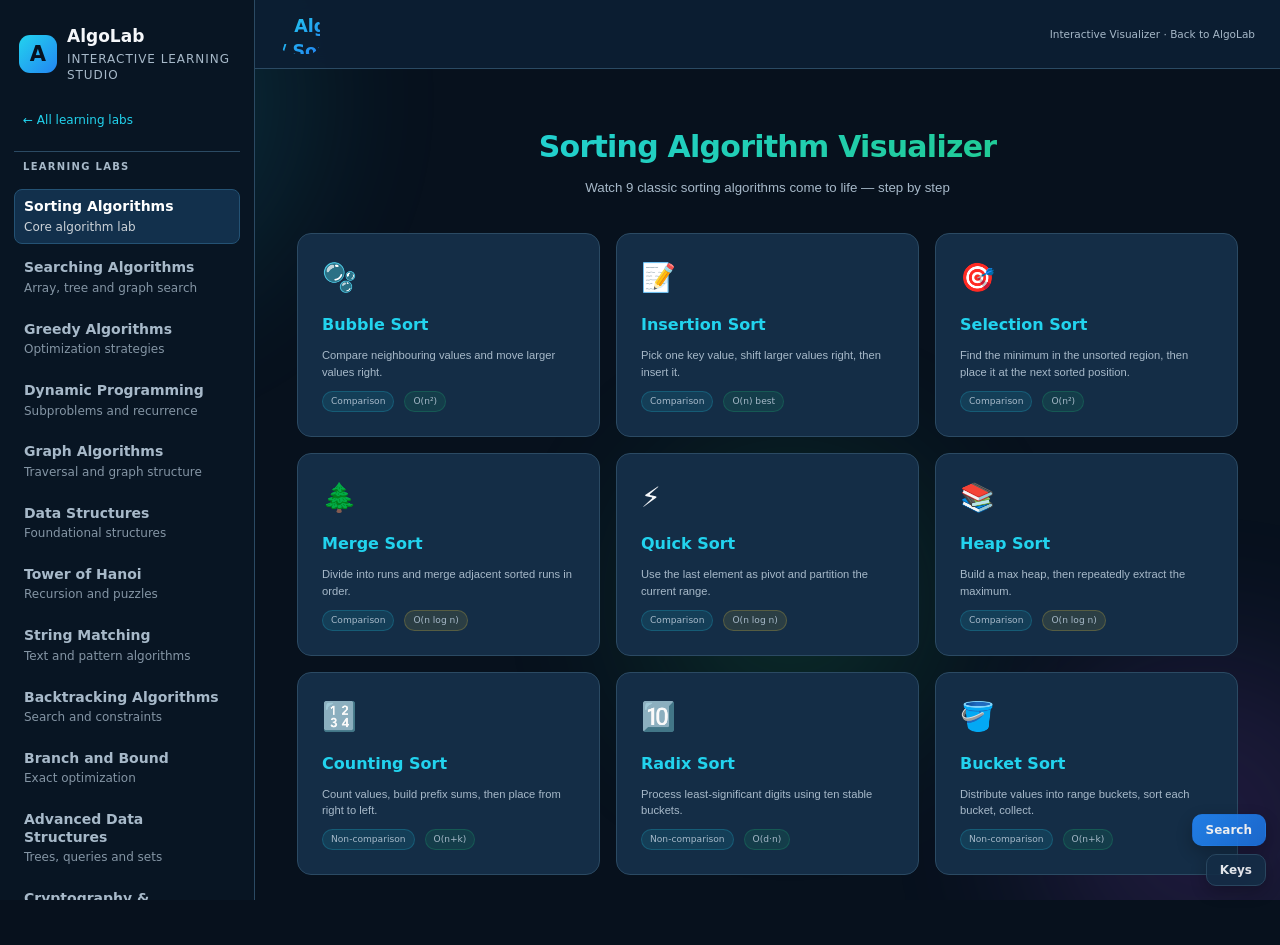
<file: sorting.html>
<!DOCTYPE html>
<html lang="en">
<head>
<meta charset="UTF-8">
<meta name="viewport" content="width=device-width, initial-scale=1.0">
<title>Sorting Algorithms | AlgoLab</title>
<link rel="stylesheet" href="style.css">
<link rel="stylesheet" href="design-system.css">
<style id="algolab-shared-typography">html,body,button,input,select,textarea{font-family:Inter,ui-sans-serif,system-ui,-apple-system,BlinkMacSystemFont,"Segoe UI",Roboto,Arial,sans-serif!important}body{-webkit-font-smoothing:antialiased;text-rendering:optimizeLegibility}</style>
<link rel="stylesheet" href="enhance.css">
</head>
<body data-theme="dark">
<div class="shared-shell" id="sharedAlgoLabShell">
<aside class="shared-sidebar" aria-label="AlgoLab navigation">
<a class="shared-brand" href="index.html"><span class="shared-brand-mark">A</span><span><b>AlgoLab</b><small>INTERACTIVE LEARNING STUDIO</small></span></a>
<a class="shared-home" href="index.html">← All learning labs</a>
<div class="shared-side-title">LEARNING LABS</div>
<nav class="shared-nav" id="sharedAlgoLabNav" aria-label="Learning labs"><a class="nav-item active" href="sorting.html" aria-current="page"><span>Sorting Algorithms</span><small>Core algorithm lab</small></a><a class="nav-item" href="searching.html"><span>Searching Algorithms</span><small>Array, tree and graph search</small></a><a class="nav-item" href="greedy.html"><span>Greedy Algorithms</span><small>Optimization strategies</small></a><a class="nav-item" href="dp.html"><span>Dynamic Programming</span><small>Subproblems and recurrence</small></a><a class="nav-item" href="graph.html"><span>Graph Algorithms</span><small>Traversal and graph structure</small></a><a class="nav-item" href="data-structures.html"><span>Data Structures</span><small>Foundational structures</small></a><a class="nav-item" href="hanoi.html"><span>Tower of Hanoi</span><small>Recursion and puzzles</small></a><a class="nav-item" href="string-matching.html"><span>String Matching</span><small>Text and pattern algorithms</small></a><a class="nav-item" href="backtracking.html"><span>Backtracking Algorithms</span><small>Search and constraints</small></a><a class="nav-item" href="branch-bound.html"><span>Branch and Bound</span><small>Exact optimization</small></a><a class="nav-item" href="advanced-data-structures.html"><span>Advanced Data Structures</span><small>Trees, queries and sets</small></a><a class="nav-item" href="cryptography-math.html"><span>Cryptography &amp; Mathematical Algorithms</span><small>Number theory and security</small></a><a class="nav-item" href="advanced-network-flows.html"><span>Advanced Network Flows &amp; Approximation</span><small>Flows and approximation</small></a></nav>
<div class="shared-module-divider">SORTING ALGORITHMS</div>
<nav class="sort-nav" id="algoNav">
<button class="sort-nav-btn" data-a="0"><span class="nav-icon">🫧</span><span>Bubble Sort</span></button>
<button class="sort-nav-btn" data-a="1"><span class="nav-icon">📝</span><span>Insertion Sort</span></button>
<button class="sort-nav-btn" data-a="2"><span class="nav-icon">🎯</span><span>Selection Sort</span></button>
<button class="sort-nav-btn" data-a="3"><span class="nav-icon">🌲</span><span>Merge Sort</span></button>
<button class="sort-nav-btn" data-a="4"><span class="nav-icon">⚡</span><span>Quick Sort</span></button>
<button class="sort-nav-btn" data-a="5"><span class="nav-icon">📚</span><span>Heap Sort</span></button>
<button class="sort-nav-btn" data-a="6"><span class="nav-icon">🔢</span><span>Counting Sort</span></button>
<button class="sort-nav-btn" data-a="7"><span class="nav-icon">🔟</span><span>Radix Sort</span></button>
<button class="sort-nav-btn" data-a="8"><span class="nav-icon">🪣</span><span>Bucket Sort</span></button>
</nav>
<div class="shared-note sort-side-note"><b>Learning mode</b><p>Choose a sorting algorithm to open its visualizer. Use Play or Step to follow each operation, then review the theory, complexity and code below.</p></div>
<button type="button" class="shared-theme" id="themeToggle" aria-label="Switch theme">☾ Dark theme</button>
</aside>
<div class="shared-main" id="sharedMainContent">

<div class="bg-anim"><div class="orb"></div><div class="orb"></div><div class="orb"></div></div>

<div class="header">
<div class="logo"><a href="index.html" style="color:inherit;text-decoration:none">AlgoLab</a> / Sorting Algorithms</div>
<button class="back-btn" id="backBtn">← Home</button>
<div class="sub">Interactive Visualizer · <a href="index.html" style="color:var(--accent)">Back to AlgoLab</a></div>
</div>

<div class="sort-app">
<main class="sort-main">

<!-- HOME -->
<div class="home" id="homeScreen">
<h1>Sorting Algorithm Visualizer</h1>
<p class="tagline">Watch 9 classic sorting algorithms come to life — step by step</p>
<div class="cards">
<div class="card" data-a="0"><div class="icon">🫧</div><h3>Bubble Sort</h3><p>Compare neighbouring values and move larger values right.</p><div class="meta"><span class="tag">Comparison</span><span class="tag green">O(n²)</span></div></div>
<div class="card" data-a="1"><div class="icon">📝</div><h3>Insertion Sort</h3><p>Pick one key value, shift larger values right, then insert it.</p><div class="meta"><span class="tag">Comparison</span><span class="tag green">O(n) best</span></div></div>
<div class="card" data-a="2"><div class="icon">🎯</div><h3>Selection Sort</h3><p>Find the minimum in the unsorted region, then place it at the next sorted position.</p><div class="meta"><span class="tag">Comparison</span><span class="tag green">O(n²)</span></div></div>
<div class="card" data-a="3"><div class="icon">🌲</div><h3>Merge Sort</h3><p>Divide into runs and merge adjacent sorted runs in order.</p><div class="meta"><span class="tag">Comparison</span><span class="tag gold">O(n log n)</span></div></div>
<div class="card" data-a="4"><div class="icon">⚡</div><h3>Quick Sort</h3><p>Use the last element as pivot and partition the current range.</p><div class="meta"><span class="tag">Comparison</span><span class="tag gold">O(n log n)</span></div></div>
<div class="card" data-a="5"><div class="icon">📚</div><h3>Heap Sort</h3><p>Build a max heap, then repeatedly extract the maximum.</p><div class="meta"><span class="tag">Comparison</span><span class="tag gold">O(n log n)</span></div></div>
<div class="card" data-a="6"><div class="icon">🔢</div><h3>Counting Sort</h3><p>Count values, build prefix sums, then place from right to left.</p><div class="meta"><span class="tag">Non-comparison</span><span class="tag green">O(n+k)</span></div></div>
<div class="card" data-a="7"><div class="icon">🔟</div><h3>Radix Sort</h3><p>Process least-significant digits using ten stable buckets.</p><div class="meta"><span class="tag">Non-comparison</span><span class="tag green">O(d·n)</span></div></div>
<div class="card" data-a="8"><div class="icon">🪣</div><h3>Bucket Sort</h3><p>Distribute values into range buckets, sort each bucket, collect.</p><div class="meta"><span class="tag">Non-comparison</span><span class="tag green">O(n+k)</span></div></div>
</div>
</div>

<!-- ALGO SCREENS -->
<div class="algo" id="algoScreen" style="display:none">

<div class="panel" id="p0">
<div class="algo-head"><h2>Bubble Sort</h2><p>Compare neighbouring values and move larger values right.</p></div>
<div class="viz workspace" id="ws0"></div>
<div class="progress-bar"><div class="progress-fill" id="prog0"></div></div>
<div class="status" id="s0">Press Play or Step to begin</div>
<div class="controls">
<button class="btn b-play" id="play0">▶ Play</button>
<button class="btn b-step" id="step0">Step</button>
<button class="btn b-think" id="think0">🤔 Think</button>
<button class="btn b-reveal" id="reveal0">Reveal</button>
<button class="btn b-reset" id="reset0">Reset</button>
<button class="btn b-new" id="newarray0">New Array</button>
<div class="custom-array"><input id="cust0" type="text" placeholder="e.g. 42, 17, 89, 33"><button id="custbtn0">Use</button></div>
<div class="speed"><label>Speed</label><input type="range" min="80" max="1200" value="420" id="spd0"><span id="spdv0">420ms</span></div>
</div>
<div class="desc"><b>What is happening?</b> <span id="exp0">The visualizer will explain each state as you step through it.</span><div class="complexity" id="cx0"></div></div>
<section class="sort-learning" id="sortLearn0"></section>
</div>

<div class="panel" id="p1">
<div class="algo-head"><h2>Insertion Sort</h2><p>Pick one key value, shift larger values right, then insert it.</p></div>
<div class="viz workspace" id="ws1"></div>
<div class="progress-bar"><div class="progress-fill" id="prog1"></div></div>
<div class="status" id="s1">Press Play or Step to begin</div>
<div class="controls">
<button class="btn b-play" id="play1">▶ Play</button>
<button class="btn b-step" id="step1">Step</button>
<button class="btn b-think" id="think1">🤔 Think</button>
<button class="btn b-reveal" id="reveal1">Reveal</button>
<button class="btn b-reset" id="reset1">Reset</button>
<button class="btn b-new" id="newarray1">New Array</button>
<div class="custom-array"><input id="cust1" type="text" placeholder="e.g. 42, 17, 89, 33"><button id="custbtn1">Use</button></div>
<div class="speed"><label>Speed</label><input type="range" min="80" max="1200" value="420" id="spd1"><span id="spdv1">420ms</span></div>
</div>
<div class="desc"><b>What is happening?</b> <span id="exp1">The visualizer will explain each state as you step through it.</span><div class="complexity" id="cx1"></div></div>
<section class="sort-learning" id="sortLearn1"></section>
</div>

<div class="panel" id="p2">
<div class="algo-head"><h2>Selection Sort</h2><p>Find the minimum in the unsorted region, then place it at the next sorted position.</p></div>
<div class="viz workspace" id="ws2"></div>
<div class="progress-bar"><div class="progress-fill" id="prog2"></div></div>
<div class="status" id="s2">Press Play or Step to begin</div>
<div class="controls">
<button class="btn b-play" id="play2">▶ Play</button>
<button class="btn b-step" id="step2">Step</button>
<button class="btn b-think" id="think2">🤔 Think</button>
<button class="btn b-reveal" id="reveal2">Reveal</button>
<button class="btn b-reset" id="reset2">Reset</button>
<button class="btn b-new" id="newarray2">New Array</button>
<div class="custom-array"><input id="cust2" type="text" placeholder="e.g. 42, 17, 89, 33"><button id="custbtn2">Use</button></div>
<div class="speed"><label>Speed</label><input type="range" min="80" max="1200" value="420" id="spd2"><span id="spdv2">420ms</span></div>
</div>
<div class="desc"><b>What is happening?</b> <span id="exp2">The visualizer will explain each state as you step through it.</span><div class="complexity" id="cx2"></div></div>
<section class="sort-learning" id="sortLearn2"></section>
</div>

<div class="panel" id="p3">
<div class="algo-head"><h2>Merge Sort</h2><p>Divide into runs and merge adjacent sorted runs in order.</p></div>
<div class="viz workspace" id="ws3"></div>
<div class="progress-bar"><div class="progress-fill" id="prog3"></div></div>
<div class="status" id="s3">Press Play or Step to begin</div>
<div class="controls">
<button class="btn b-play" id="play3">▶ Play</button>
<button class="btn b-step" id="step3">Step</button>
<button class="btn b-think" id="think3">🤔 Think</button>
<button class="btn b-reveal" id="reveal3">Reveal</button>
<button class="btn b-reset" id="reset3">Reset</button>
<button class="btn b-new" id="newarray3">New Array</button>
<div class="custom-array"><input id="cust3" type="text" placeholder="e.g. 42, 17, 89, 33"><button id="custbtn3">Use</button></div>
<div class="speed"><label>Speed</label><input type="range" min="80" max="1200" value="420" id="spd3"><span id="spdv3">420ms</span></div>
</div>
<div class="desc"><b>What is happening?</b> <span id="exp3">The visualizer will explain each state as you step through it.</span><div class="complexity" id="cx3"></div></div>
<section class="sort-learning" id="sortLearn3"></section>
</div>

<div class="panel" id="p4">
<div class="algo-head"><h2>Quick Sort</h2><p>Use the last element as pivot and partition the current range.</p></div>
<div class="viz workspace" id="ws4"></div>
<div class="progress-bar"><div class="progress-fill" id="prog4"></div></div>
<div class="status" id="s4">Press Play or Step to begin</div>
<div class="controls">
<button class="btn b-play" id="play4">▶ Play</button>
<button class="btn b-step" id="step4">Step</button>
<button class="btn b-think" id="think4">🤔 Think</button>
<button class="btn b-reveal" id="reveal4">Reveal</button>
<button class="btn b-reset" id="reset4">Reset</button>
<button class="btn b-new" id="newarray4">New Array</button>
<div class="custom-array"><input id="cust4" type="text" placeholder="e.g. 42, 17, 89, 33"><button id="custbtn4">Use</button></div>
<div class="speed"><label>Speed</label><input type="range" min="80" max="1200" value="420" id="spd4"><span id="spdv4">420ms</span></div>
</div>
<div class="desc"><b>What is happening?</b> <span id="exp4">The visualizer will explain each state as you step through it.</span><div class="complexity" id="cx4"></div></div>
<section class="sort-learning" id="sortLearn4"></section>
</div>

<div class="panel" id="p5">
<div class="algo-head"><h2>Heap Sort</h2><p>Build a max heap, then repeatedly extract the maximum.</p></div>
<div class="viz workspace" id="ws5"></div>
<div class="progress-bar"><div class="progress-fill" id="prog5"></div></div>
<div class="status" id="s5">Press Play or Step to begin</div>
<div class="controls">
<button class="btn b-play" id="play5">▶ Play</button>
<button class="btn b-step" id="step5">Step</button>
<button class="btn b-think" id="think5">🤔 Think</button>
<button class="btn b-reveal" id="reveal5">Reveal</button>
<button class="btn b-reset" id="reset5">Reset</button>
<button class="btn b-new" id="newarray5">New Array</button>
<div class="custom-array"><input id="cust5" type="text" placeholder="e.g. 42, 17, 89, 33"><button id="custbtn5">Use</button></div>
<div class="speed"><label>Speed</label><input type="range" min="80" max="1200" value="420" id="spd5"><span id="spdv5">420ms</span></div>
</div>
<div class="desc"><b>What is happening?</b> <span id="exp5">The visualizer will explain each state as you step through it.</span><div class="complexity" id="cx5"></div></div>
<section class="sort-learning" id="sortLearn5"></section>
</div>

<div class="panel" id="p6">
<div class="algo-head"><h2>Counting Sort</h2><p>Count values, build prefix sums, then place from right to left.</p></div>
<div class="viz workspace" id="ws6"></div>
<div class="progress-bar"><div class="progress-fill" id="prog6"></div></div>
<div class="status" id="s6">Press Play or Step to begin</div>
<div class="controls">
<button class="btn b-play" id="play6">▶ Play</button>
<button class="btn b-step" id="step6">Step</button>
<button class="btn b-think" id="think6">🤔 Think</button>
<button class="btn b-reveal" id="reveal6">Reveal</button>
<button class="btn b-reset" id="reset6">Reset</button>
<button class="btn b-new" id="newarray6">New Array</button>
<div class="custom-array"><input id="cust6" type="text" placeholder="e.g. 42, 17, 89, 33"><button id="custbtn6">Use</button></div>
<div class="speed"><label>Speed</label><input type="range" min="80" max="1200" value="420" id="spd6"><span id="spdv6">420ms</span></div>
</div>
<div class="desc"><b>What is happening?</b> <span id="exp6">The visualizer will explain each state as you step through it.</span><div class="complexity" id="cx6"></div></div>
<section class="sort-learning" id="sortLearn6"></section>
</div>

<div class="panel" id="p7">
<div class="algo-head"><h2>Radix Sort</h2><p>Process least-significant digits using ten stable buckets.</p></div>
<div class="viz workspace" id="ws7"></div>
<div class="progress-bar"><div class="progress-fill" id="prog7"></div></div>
<div class="status" id="s7">Press Play or Step to begin</div>
<div class="controls">
<button class="btn b-play" id="play7">▶ Play</button>
<button class="btn b-step" id="step7">Step</button>
<button class="btn b-think" id="think7">🤔 Think</button>
<button class="btn b-reveal" id="reveal7">Reveal</button>
<button class="btn b-reset" id="reset7">Reset</button>
<button class="btn b-new" id="newarray7">New Array</button>
<div class="custom-array"><input id="cust7" type="text" placeholder="e.g. 42, 17, 89, 33"><button id="custbtn7">Use</button></div>
<div class="speed"><label>Speed</label><input type="range" min="80" max="1200" value="420" id="spd7"><span id="spdv7">420ms</span></div>
</div>
<div class="desc"><b>What is happening?</b> <span id="exp7">The visualizer will explain each state as you step through it.</span><div class="complexity" id="cx7"></div></div>
<section class="sort-learning" id="sortLearn7"></section>
</div>

<div class="panel" id="p8">
<div class="algo-head"><h2>Bucket Sort</h2><p>Distribute values into range buckets, sort each bucket, collect.</p></div>
<div class="viz workspace" id="ws8"></div>
<div class="progress-bar"><div class="progress-fill" id="prog8"></div></div>
<div class="status" id="s8">Press Play or Step to begin</div>
<div class="controls">
<button class="btn b-play" id="play8">▶ Play</button>
<button class="btn b-step" id="step8">Step</button>
<button class="btn b-think" id="think8">🤔 Think</button>
<button class="btn b-reveal" id="reveal8">Reveal</button>
<button class="btn b-reset" id="reset8">Reset</button>
<button class="btn b-new" id="newarray8">New Array</button>
<div class="custom-array"><input id="cust8" type="text" placeholder="e.g. 42, 17, 89, 33"><button id="custbtn8">Use</button></div>
<div class="speed"><label>Speed</label><input type="range" min="80" max="1200" value="420" id="spd8"><span id="spdv8">420ms</span></div>
</div>
<div class="desc"><b>What is happening?</b> <span id="exp8">The visualizer will explain each state as you step through it.</span><div class="complexity" id="cx8"></div></div>
<section class="sort-learning" id="sortLearn8"></section>
</div>

</div>
</main>
</div>
<div class="confetti" id="confetti"></div>
</div>
</div>
<script src="src/app.js"></script>
<script src="theme.js"></script>
<script src="enhance.js" defer></script>
</body>
</html>
</file>
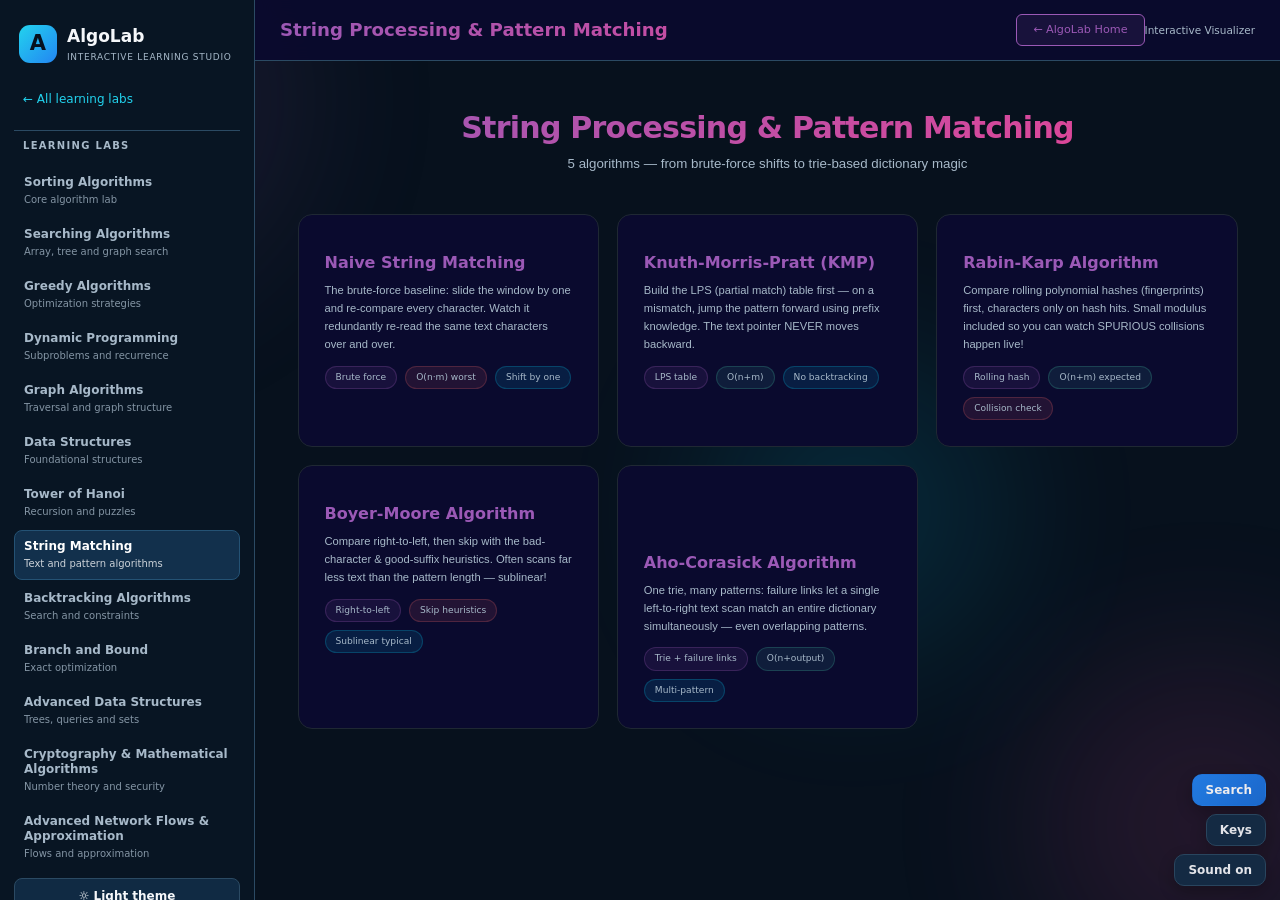
<file: string-matching.html>
<!DOCTYPE html>
<html lang="en">
<head>
<meta charset="UTF-8">
<meta name="viewport" content="width=device-width, initial-scale=1.0">
<title>String Matching | AlgoLab</title>

<style>
*{margin:0;padding:0;box-sizing:border-box}
:root{--bg:#060912;--card:#0a0a2e;--border:#1f2833;--accent:#00d4ff;--green:#48d0b0;--red:#ff6b6b;--gold:#f1c40f;--orange:#ff9f43;--purple:#9b59b6;--pink:#e84393;--text:#e0e0e0;--dim:#667080}
body{background:var(--bg);color:var(--text);font-family:'Segoe UI',system-ui,sans-serif;min-height:100vh;overflow-x:hidden}
.bg{position:fixed;top:0;left:0;width:100%;height:100%;z-index:0;pointer-events:none;overflow:hidden}
.bg .orb{position:absolute;border-radius:50%;filter:blur(80px);opacity:.12;animation:of 22s ease-in-out infinite}
.bg .orb:nth-child(1){width:400px;height:400px;background:var(--purple);top:-100px;left:-100px}
.bg .orb:nth-child(2){width:350px;height:350px;background:var(--pink);bottom:-100px;right:-100px;animation-delay:-8s}
.bg .orb:nth-child(3){width:300px;height:300px;background:var(--accent);top:40%;left:55%;animation-delay:-15s}
@keyframes of{0%,100%{transform:translate(0,0) scale(1)}33%{transform:translate(70px,-50px) scale(1.15)}66%{transform:translate(-50px,70px) scale(.85)}}
.header{position:relative;z-index:10;background:rgba(10,10,46,.92);backdrop-filter:blur(10px);padding:14px 25px;border-bottom:1px solid var(--border);display:flex;justify-content:space-between;align-items:center}
.logo{font-size:1.3rem;font-weight:800;background:linear-gradient(135deg,var(--purple),var(--pink));-webkit-background-clip:text;-webkit-text-fill-color:transparent}
.sub{color:var(--dim);font-size:.75rem}
.back-btn{padding:7px 16px;background:rgba(155,89,182,.1);border:1px solid var(--purple);border-radius:6px;color:var(--purple);font-size:.8rem;cursor:pointer;transition:all .2s;display:none}
.back-btn:hover{background:rgba(155,89,182,.2);transform:translateX(-3px)}
.back-btn.show{display:block}
.home{position:relative;z-index:1;max-width:980px;margin:0 auto;padding:50px 20px;text-align:center}
.home h1{font-size:2.2rem;margin-bottom:8px;background:linear-gradient(135deg,var(--purple),var(--pink));-webkit-background-clip:text;-webkit-text-fill-color:transparent}
.home > .tag{color:var(--dim);font-size:.95rem;margin-bottom:40px;background:none;border:none;padding:0;display:block}
.cards{display:grid;grid-template-columns:repeat(auto-fit,minmax(290px,1fr));gap:18px}
.card{background:var(--card);border:1px solid var(--border);border-radius:14px;padding:26px;cursor:pointer;transition:all .3s;position:relative;overflow:hidden;text-align:left}
.card::before{content:'';position:absolute;top:0;left:0;width:100%;height:3px;background:linear-gradient(90deg,var(--purple),var(--pink));transform:scaleX(0);transition:transform .3s;transform-origin:left}
.card:hover{transform:translateY(-6px);border-color:var(--purple);box-shadow:0 12px 40px rgba(155,89,182,.18)}
.card:hover::before{transform:scaleX(1)}
.card .ico{font-size:2.4rem;margin-bottom:12px}
.card h3{color:var(--purple);font-size:1.08rem;margin-bottom:8px}
.card p{color:var(--dim);font-size:.8rem;line-height:1.6;margin-bottom:12px}
.tags{display:flex;gap:8px;flex-wrap:wrap}
.tag{font-size:.65rem;padding:4px 10px;background:rgba(155,89,182,.1);border:1px solid rgba(155,89,182,.25);border-radius:12px;color:var(--purple)}
.tag.a{background:rgba(0,212,255,.1);border-color:rgba(0,212,255,.2);color:var(--accent)}
.tag.r{background:rgba(255,107,107,.1);border-color:rgba(255,107,107,.2);color:var(--red)}
.tag.g{background:rgba(72,208,176,.1);border-color:rgba(72,208,176,.2);color:var(--green)}
.algo{position:relative;z-index:1;max-width:1150px;margin:0 auto;padding:20px}
.panel{display:none}
.panel.on{display:block}
.algo-head{text-align:center;margin-bottom:18px}
.algo-head h2{color:var(--purple);font-size:1.4rem;margin-bottom:4px}
.algo-head p{color:var(--dim);font-size:.85rem}
.viz{background:rgba(10,10,46,.7);border:1px solid var(--border);border-radius:16px;padding:22px;min-height:300px;margin-bottom:14px;position:relative;overflow:hidden;backdrop-filter:blur(5px)}
.viz::before{content:'';position:absolute;top:0;left:0;right:0;height:1px;background:linear-gradient(90deg,transparent,var(--purple),transparent);opacity:.5}
.legend{display:flex;gap:12px;justify-content:center;flex-wrap:wrap;margin-bottom:14px}
.lg{display:flex;align-items:center;gap:6px;font-size:.66rem;color:var(--dim)}
.lg i{width:12px;height:12px;border-radius:3px;display:inline-block;border:1px solid rgba(255,255,255,.2)}
.controls{display:flex;gap:10px;justify-content:center;margin-bottom:12px;flex-wrap:wrap;align-items:center}
.btn{padding:10px 24px;border:none;border-radius:8px;font-size:.85rem;font-weight:600;cursor:pointer;transition:all .2s}
.btn:hover{transform:translateY(-2px);box-shadow:0 4px 15px rgba(0,0,0,.3)}
.btn:active{transform:translateY(0)}
.b-play{background:linear-gradient(135deg,var(--purple),#7d3c98);color:#fff}
.b-step{background:rgba(155,89,182,.1);color:var(--purple);border:1px solid var(--purple)}
.b-reset{background:rgba(255,107,107,.1);color:var(--red);border:1px solid var(--red)}
.speed{display:flex;align-items:center;gap:8px;background:var(--card);border:1px solid var(--border);border-radius:8px;padding:6px 14px}
.speed label{font-size:.7rem;color:var(--dim);text-transform:uppercase;letter-spacing:1px}
.speed input[type=range]{width:80px;accent-color:var(--purple)}
.speed .val{font-size:.75rem;color:var(--purple);font-weight:600;min-width:35px}
.progress-bar{height:4px;background:var(--border);border-radius:2px;margin-bottom:12px;overflow:hidden}
.progress-fill{height:100%;background:linear-gradient(90deg,var(--purple),var(--pink));border-radius:2px;transition:width .3s;width:0%}
.status{text-align:center;color:var(--dim);font-size:.88rem;min-height:24px;margin-bottom:12px;font-weight:500}
.status.ok{color:var(--green)}.status.hl{color:var(--gold)}.status.err{color:var(--red)}
.desc{background:rgba(15,15,39,.8);border:1px solid var(--border);border-radius:10px;padding:14px 18px;font-size:.78rem;color:var(--dim);line-height:1.7}
.desc b{color:var(--purple)}
.desc .cx{display:inline-block;margin-top:6px;padding:3px 10px;background:rgba(155,89,182,.08);border:1px solid rgba(155,89,182,.2);border-radius:12px;color:var(--purple);font-size:.72rem;font-family:monospace}
svg{display:block;margin:0 auto;max-width:100%}
.result{background:rgba(72,208,176,.06);border:1px solid var(--green);border-radius:10px;padding:14px;text-align:center;margin-top:12px;font-size:1rem;color:var(--green);font-weight:700;display:none;animation:su .4s ease}
.result.bad{border-color:var(--red);color:var(--red);background:rgba(255,107,107,.06)}
.result.show{display:block}
@keyframes su{from{opacity:0;transform:translateY(10px)}to{opacity:1;transform:translateY(0)}}
.log{max-height:140px;overflow-y:auto;padding:8px 10px;background:rgba(15,15,39,.6);border-radius:8px;margin-top:12px}
.log-line{font-size:.74rem;color:var(--dim);padding:3px 0;border-bottom:1px solid rgba(31,40,51,.5);font-family:monospace}
.log-line:last-child{border:none}
.log-line.hl{color:var(--gold)}
.log-line.ok{color:var(--green)}
.log-line.bad{color:var(--red)}
.log-line.acc{color:var(--accent)}
/* character rows */
.rows{display:flex;flex-direction:column;gap:9px;align-items:flex-start;overflow-x:auto;padding:6px 2px}
.row{display:flex;gap:3px}
.prow{transition:margin-left .35s cubic-bezier(.5,-0.3,.3,1.4)}
.ch{position:relative;width:30px;height:36px;border-radius:6px;display:flex;align-items:center;justify-content:center;font-weight:700;font-size:.95rem;font-family:Consolas,monospace;background:rgba(15,15,39,.9);border:2px solid var(--border);color:var(--text);transition:all .25s;animation:pop .2s ease;flex-shrink:0}
.ch .ix{position:absolute;top:1px;right:3px;font-size:.52rem;color:var(--dim);font-weight:400;font-family:Segoe UI,sans-serif}
.ch.win{border-color:var(--accent);color:var(--accent)}
.ch.ok{border-color:var(--green);background:rgba(72,208,168,.16);color:var(--green);transform:translateY(-4px);box-shadow:0 5px 14px rgba(72,208,168,.28)}
.ch.bad{border-color:var(--red);background:rgba(255,107,107,.16);color:var(--red);animation:shake .35s}
.ch.hit{border-color:var(--green);background:rgba(72,208,168,.2);color:var(--green)}
.ch.tcur{border-color:var(--gold);color:var(--gold);transform:translateY(-4px);box-shadow:0 5px 14px rgba(241,196,15,.3)}
.ch.past{opacity:.4}
@keyframes pop{from{transform:scale(.7);opacity:0}to{transform:scale(1);opacity:1}}
@keyframes shake{0%,100%{transform:translateX(0)}25%{transform:translateX(-4px)}75%{transform:translateX(4px)}}
/* stats & readouts */
.stats{display:flex;gap:10px;justify-content:center;flex-wrap:wrap;margin-top:14px}
.stat{padding:6px 14px;background:rgba(15,15,39,.8);border:1px solid var(--border);border-radius:8px;font-size:.72rem;color:var(--dim)}
.stat b{color:var(--gold);font-size:.9rem;margin-left:4px}
.ro{text-align:center;font-family:Consolas,monospace;font-size:.88rem;color:var(--gold);margin-top:12px;min-height:22px}
.ro .ok{color:var(--green)}.ro .bad{color:var(--red)}
/* LPS table */
.lpwrap{background:rgba(15,15,39,.6);border:1px solid var(--border);border-radius:10px;padding:12px;margin-top:6px;overflow-x:auto}
.lprow{display:flex;gap:3px;align-items:center;margin-bottom:5px}
.lphead{width:42px;font-size:.62rem;color:var(--dim);text-transform:uppercase;letter-spacing:1px;text-align:right;margin-right:6px;flex-shrink:0}
.lcell{width:30px;height:30px;border-radius:5px;display:flex;align-items:center;justify-content:center;font-weight:700;font-size:.82rem;font-family:Consolas,monospace;background:rgba(10,10,46,.9);border:1.5px solid var(--border);color:var(--dim);transition:all .25s;animation:pop .2s}
.lcell.gold{border-color:var(--gold);color:var(--gold);background:rgba(241,196,15,.12)}
.lcell.acc{border-color:var(--accent);color:var(--accent);background:rgba(0,212,255,.1)}
.lcell.ok{border-color:var(--green);color:var(--green);background:rgba(72,208,168,.14)}
.lcell.bad{border-color:var(--red);color:var(--red);background:rgba(255,107,107,.14)}
.lpptr{display:flex;gap:8px;flex-wrap:wrap;margin-top:8px}
.pt{padding:4px 11px;border-radius:12px;font-size:.68rem;font-family:monospace;background:rgba(10,10,46,.8);border:1px solid var(--border);color:var(--dim);animation:pop .25s}
.pt.gold{border-color:var(--gold);color:var(--gold)}
.pt.acc{border-color:var(--accent);color:var(--accent)}
.pt.ok{border-color:var(--green);color:var(--green)}
.pt.bad{border-color:var(--red);color:var(--red)}
/* hash area */
.hgrid{display:flex;gap:14px;justify-content:center;flex-wrap:wrap;margin-top:4px}
.hb{background:rgba(15,15,39,.8);border:1px solid var(--border);border-radius:10px;padding:10px 18px;text-align:center;min-width:130px}
.hb .hbl{display:block;font-size:.62rem;color:var(--dim);text-transform:uppercase;letter-spacing:1.5px;margin-bottom:4px}
.hb .hbv{font-size:1.5rem;font-weight:800;font-family:Consolas,monospace;color:var(--gold)}
.hb .hbv.green{color:var(--green)}
.hb .hbv.red{color:var(--red)}
.hb .hbv.acc{color:var(--accent)}
.rail{display:flex;gap:5px;flex-wrap:wrap;justify-content:center;margin-top:14px}
.hbx{min-width:46px;padding:5px 4px;border-radius:7px;text-align:center;background:rgba(10,10,46,.9);border:1.5px solid var(--border);transition:all .3s;animation:pop .2s}
.hbx .hv{display:block;font-size:.85rem;font-weight:700;font-family:Consolas,monospace;color:var(--dim)}
.hbx .hi{display:block;font-size:.55rem;color:var(--dim);margin-top:1px}
.hbx.cur{border-color:var(--gold);transform:scale(1.1)}.hbx.cur .hv{color:var(--gold)}
.hbx.eq{border-color:var(--purple);background:rgba(155,89,182,.12)}.hbx.eq .hv{color:var(--purple)}
.hbx.hit{border-color:var(--green);background:rgba(72,208,168,.14)}.hbx.hit .hv{color:var(--green)}
.hbx.spur{border-color:var(--red);background:rgba(255,107,107,.14)}.hbx.spur .hv{color:var(--red)}
.hbx.skip .hv{opacity:.45}
/* tables (bad char / good suffix) */
.tcols{display:flex;gap:18px;justify-content:center;flex-wrap:wrap;margin-top:10px}
.tcol{background:rgba(15,15,39,.6);border:1px solid var(--border);border-radius:10px;padding:10px 14px;min-width:190px}
.s-lbl{font-size:.62rem;color:var(--dim);text-transform:uppercase;letter-spacing:1.5px;display:block;margin-bottom:8px;text-align:center}
.trow{display:flex;gap:6px;margin-bottom:5px;align-items:center}
.tcell{flex:1;padding:5px 8px;border-radius:6px;text-align:center;font-size:.78rem;font-family:Consolas,monospace;font-weight:700;background:rgba(10,10,46,.9);border:1.5px solid var(--border);color:var(--dim);transition:all .25s}
.tcell.key{flex:0 0 46px;color:var(--text)}
.tcell.hl{border-color:var(--red);color:var(--red);background:rgba(255,107,107,.12);transform:scale(1.05)}
.tcell.hl2{border-color:var(--gold);color:var(--gold);background:rgba(241,196,15,.12);transform:scale(1.05)}
.tcell.hl3{border-color:var(--green);color:var(--green);background:rgba(72,208,168,.12)}
/* AC */
.outs{display:flex;gap:10px;justify-content:center;flex-wrap:wrap;margin-top:14px;min-height:34px}
.oc{padding:7px 16px;border-radius:16px;font-size:.8rem;font-weight:700;font-family:Consolas,monospace;animation:pop .35s ease;background:rgba(10,10,46,.8);border:2px solid}
.mkwrap{position:relative}
.mk{position:absolute;bottom:-7px;left:4px;right:4px;height:3px;border-radius:2px}
.mrow{display:flex;gap:4px;margin-top:4px;min-height:6px}
.mtick{width:30px;height:5px;border-radius:3px}
.err-msg{color:var(--red);text-align:center;padding:30px;font-size:.9rem}
.confetti{position:fixed;top:0;left:0;width:100%;height:100%;pointer-events:none;z-index:1000;overflow:hidden}
.confetti .pc{position:absolute;top:-10px;animation:cf linear forwards}
@keyframes cf{0%{top:-10px;opacity:1;transform:rotate(0)}100%{top:110%;opacity:0;transform:rotate(720deg)}}
@media(max-width:600px){.home h1{font-size:1.5rem}.cards{grid-template-columns:1fr}.viz{padding:14px}.btn{padding:8px 16px;font-size:.78rem}}

/* Theory, complexity and implementation panels — aligned with the other AlgoLab learning labs */
.sm-learning{margin:18px 0 30px;background:var(--card);border:1px solid var(--border);border-radius:14px;padding:22px;color:var(--text)}
.sm-learning .sm-head{display:flex;justify-content:space-between;align-items:center;gap:14px;flex-wrap:wrap;margin-bottom:16px}
.sm-learning .sm-kicker{font-size:.7rem;color:var(--dim);letter-spacing:1.3px;font-weight:800}
.sm-learning h3{font-size:1.2rem;color:var(--purple);margin-top:3px}
.sm-learning .sm-lang{font-size:.8rem;color:var(--text)}
.sm-learning select{margin-left:8px;background:var(--bg);color:var(--text);border:1px solid var(--border);border-radius:7px;padding:8px;font:inherit}
.sm-learning .sm-grid{display:grid;grid-template-columns:repeat(2,minmax(0,1fr));gap:14px}
.sm-learning .sm-card{min-width:0;background:rgba(15,15,39,.8);border:1px solid var(--border);border-radius:10px;padding:16px;color:var(--text)}
.sm-learning .sm-card h4{color:var(--purple);margin:0 0 8px;font-size:.95rem}
.sm-learning .sm-card p,.sm-learning .sm-card li{color:var(--text);font-size:.86rem;line-height:1.65}
.sm-learning .sm-card ul{padding-left:20px;margin:8px 0}
.sm-learning .sm-metrics{display:grid;grid-template-columns:repeat(2,minmax(0,1fr));gap:8px;margin-top:10px}
.sm-learning .sm-metric{padding:10px;background:var(--bg);border:1px solid var(--border);border-radius:8px}
.sm-learning .sm-metric b{display:block;color:var(--dim);font-size:.7rem;text-transform:uppercase;margin-bottom:4px}
.sm-learning .sm-metric span{color:var(--green);font:600 .85rem ui-monospace,monospace}
.sm-learning .sm-code{background:#101827;border:1px solid #344256;border-radius:9px;overflow:auto;max-height:460px;margin-top:10px}
.sm-learning .sm-code pre{margin:0;padding:16px;min-width:max-content;color:#e5edf7;font:13px/1.65 Consolas,Monaco,monospace;tab-size:4;white-space:pre}
.sm-learning .sm-note{font-size:.78rem;color:var(--dim)!important;margin-top:8px}
.sm-learning .sm-special{margin-top:10px;padding:10px;border-left:3px solid var(--gold);background:rgba(241,196,15,.08);border-radius:5px}
body[data-theme="light"] .sm-learning .sm-card{background:#f7fafc;color:#263445;border-color:#c1cfdb}
body[data-theme="light"] .sm-learning .sm-metric,body[data-theme="light"] .sm-learning select{background:#edf3f8;color:#24394d;border-color:#b7c7d6}
body[data-theme="light"] .sm-learning h3,body[data-theme="light"] .sm-learning .sm-card h4{color:#7041a6}
@media(max-width:700px){.sm-learning .sm-grid{grid-template-columns:1fr}.sm-learning{padding:14px}}

</style>
<link rel="stylesheet" href="design-system.css">
<style>
/* String Matching Lab theme integration */
body{background:var(--bg);color:var(--text)}
body[data-theme="light"]{--bg:#f2f6fa;--card:#ffffff;--border:#c1cfdb;--text:#172a3b;--dim:#40556a;--accent:#075f82;--green:#087f5b;--red:#b42332;--gold:#8a6100;--orange:#9a4b00;--purple:#7041a6;--pink:#b42373;background:var(--bg)!important;color:var(--text)!important}
body[data-theme="light"] .header{background:rgba(255,255,255,.96)!important;color:#172a3b!important}
body[data-theme="light"] .card,body[data-theme="light"] .viz,body[data-theme="light"] .desc,body[data-theme="light"] .log,body[data-theme="light"] .stat,body[data-theme="light"] .hb,body[data-theme="light"] .lpwrap,body[data-theme="light"] .tcol{background:#fff!important;color:#263445!important;border-color:#c1cfdb!important}
body[data-theme="light"] .ch,body[data-theme="light"] .lcell,body[data-theme="light"] .hbx,body[data-theme="light"] .tcell,body[data-theme="light"] .pt,body[data-theme="light"] .oc{background:#f3f7fa!important}
body[data-theme="light"] .card p,body[data-theme="light"] .desc,body[data-theme="light"] .lg,body[data-theme="light"] .stat,body[data-theme="light"] .sub,body[data-theme="light"] .home .tag,body[data-theme="light"] .algo-head p{color:#40556a}
.header .logo{flex:1}
.header .theme-toggle{margin-left:12px}
.back-btn:focus-visible,.btn:focus-visible,.card:focus-visible{outline:3px solid #0ea5e9;outline-offset:3px}
@media(max-width:600px){.header{padding:12px;gap:10px;flex-wrap:wrap}.header .logo{font-size:1rem}.header .sub{display:none}}
</style>
<style id="algolab-shared-typography">html,body,button,input,select,textarea{font-family:Inter,ui-sans-serif,system-ui,-apple-system,BlinkMacSystemFont,"Segoe UI",Roboto,Arial,sans-serif!important}body{-webkit-font-smoothing:antialiased;text-rendering:optimizeLegibility}</style>
<link rel="stylesheet" href="enhance.css"></head>
<body data-theme="dark">
<div class="shared-shell" id="sharedAlgoLabShell">
<aside class="shared-sidebar" aria-label="AlgoLab navigation">
<a class="shared-brand" href="index.html"><span class="shared-brand-mark">A</span><span><b>AlgoLab</b><small>INTERACTIVE LEARNING STUDIO</small></span></a>
<a class="shared-home" href="index.html">← All learning labs</a>
<div class="shared-side-title">LEARNING LABS</div>
<nav class="shared-nav" id="sharedAlgoLabNav" aria-label="Learning labs"><a class="nav-item" href="sorting.html" ><span>Sorting Algorithms</span><small>Core algorithm lab</small></a><a class="nav-item" href="searching.html"><span>Searching Algorithms</span><small>Array, tree and graph search</small></a><a class="nav-item" href="greedy.html" ><span>Greedy Algorithms</span><small>Optimization strategies</small></a><a class="nav-item" href="dp.html" ><span>Dynamic Programming</span><small>Subproblems and recurrence</small></a><a class="nav-item" href="graph.html" ><span>Graph Algorithms</span><small>Traversal and graph structure</small></a><a class="nav-item" href="data-structures.html"><span>Data Structures</span><small>Foundational structures</small></a><a class="nav-item" href="hanoi.html" ><span>Tower of Hanoi</span><small>Recursion and puzzles</small></a><a class="nav-item active" href="string-matching.html" aria-current="page"><span>String Matching</span><small>Text and pattern algorithms</small></a><a class="nav-item" href="backtracking.html" ><span>Backtracking Algorithms</span><small>Search and constraints</small></a><a class="nav-item" href="branch-bound.html" ><span>Branch and Bound</span><small>Exact optimization</small></a><a class="nav-item" href="advanced-data-structures.html" ><span>Advanced Data Structures</span><small>Trees, queries and sets</small></a><a class="nav-item" href="cryptography-math.html" ><span>Cryptography & Mathematical Algorithms</span><small>Number theory and security</small></a><a class="nav-item" href="advanced-network-flows.html" ><span>Advanced Network Flows & Approximation</span><small>Flows and approximation</small></a></nav>
<button type="button" class="shared-theme" id="themeToggle" aria-label="Switch theme">☾ Dark theme</button>
<div class="shared-note"><b>Learning mode</b><p>Explore the visualizer, follow the steps, review the theory, and study the implementation examples.</p></div>
</aside>
<div class="shared-main" id="sharedMainContent">
<div class="bg"><div class="orb"></div><div class="orb"></div><div class="orb"></div></div>
<div class="header"><div class="logo">String Processing &amp; Pattern Matching</div><a class="back-btn show" href="index.html" style="display:block;text-decoration:none">← AlgoLab Home</a><button class="back-btn" id="backBtn">← Algorithms</button><div class="sub">Interactive Visualizer</div></div>

<div class="home" id="homeScreen">
<h1>String Processing & Pattern Matching</h1>
<p class="tag">5 algorithms — from brute-force shifts to trie-based dictionary magic</p>
<div class="cards">
<div class="card" data-a="0"><div class="ico"> </div><h3>Naive String Matching</h3><p>The brute-force baseline: slide the window by one and re-compare every character. Watch it redundantly re-read the same text characters over and over.</p><div class="tags"><span class="tag">Brute force</span><span class="tag r">O(n·m) worst</span><span class="tag a">Shift by one</span></div></div>
<div class="card" data-a="1"><div class="ico"> </div><h3>Knuth-Morris-Pratt (KMP)</h3><p>Build the LPS (partial match) table first — on a mismatch, jump the pattern forward using prefix knowledge. The text pointer NEVER moves backward.</p><div class="tags"><span class="tag">LPS table</span><span class="tag g">O(n+m)</span><span class="tag a">No backtracking</span></div></div>
<div class="card" data-a="2"><div class="ico"> </div><h3>Rabin-Karp Algorithm</h3><p>Compare rolling polynomial hashes (fingerprints) first, characters only on hash hits. Small modulus included so you can watch SPURIOUS collisions happen live!</p><div class="tags"><span class="tag">Rolling hash</span><span class="tag g">O(n+m) expected</span><span class="tag r">Collision check</span></div></div>
<div class="card" data-a="3"><div class="ico"> </div><h3>Boyer-Moore Algorithm</h3><p>Compare right-to-left, then skip with the bad-character &amp; good-suffix heuristics. Often scans far less text than the pattern length — sublinear!</p><div class="tags"><span class="tag">Right-to-left</span><span class="tag r">Skip heuristics</span><span class="tag a">Sublinear typical</span></div></div>
<div class="card" data-a="4"><div class="ico"> ️</div><h3>Aho-Corasick Algorithm</h3><p>One trie, many patterns: failure links let a single left-to-right text scan match an entire dictionary simultaneously — even overlapping patterns.</p><div class="tags"><span class="tag">Trie + failure links</span><span class="tag g">O(n+output)</span><span class="tag a">Multi-pattern</span></div></div>
</div>
</div>

<div class="algo" id="algoScreen" style="display:none">

<!-- 0: NAIVE -->
<div class="panel on" id="p0">
<div class="algo-head"><h2>Naive String Matching</h2><p>Every alignment, every character — no memory of the past</p></div>
<div class="viz">
<div class="legend"><span class="lg"><i style="background:#0a0a2e;border-color:#00d4ff"></i>Inside window</span><span class="lg"><i style="background:rgba(72,208,168,.3)"></i>✓ comparing match</span><span class="lg"><i style="background:rgba(255,107,107,.3)"></i>✗ mismatch</span><span class="lg"><i style="background:rgba(72,208,168,.45)"></i>Found match</span></div>
<div class="rows" id="rows0"></div>
<div class="ro" id="ro0">text = "AABAACAADAABAABA"   pattern = "AABA"</div>
<div class="stats" id="stats0"></div>
<div class="log" id="log0"></div>
<div class="result" id="res0"></div>
</div>
<div class="progress-bar"><div class="progress-fill" id="prog0"></div></div>
<div class="status" id="s0">Press Play or Step to begin</div>
<div class="controls"><button class="btn b-play" id="play0">▶ Play</button><button class="btn b-step" id="step0">Next Step</button><button class="btn b-reset" id="reset0">Reset</button><div class="speed"><label>Speed</label><input type="range" min="150" max="1500" value="550" id="spd0"><span class="val" id="spdv0">0.6s</span></div></div>
<div class="desc"><b>How:</b> Align pattern at text[0], compare left-to-right. On any mismatch, shift the whole window right by ONE and start over from pattern[0] — zero memory, maximum repetition. <span class="cx">Time: O(n·m) worst | Space: O(1)</span></div>
<section class="sm-learning" id="stringLearn0"></section>
</div>

<!-- 1: KMP -->
<div class="panel" id="p1">
<div class="algo-head"><h2>Knuth-Morris-Pratt (KMP)</h2><p>Phase 1: build LPS table · Phase 2: search without backtracking</p></div>
<div class="viz">
<div class="legend"><span class="lg"><i style="background:#0a0a2e;border-color:#00d4ff"></i>Window</span><span class="lg"><i style="background:rgba(241,196,15,.25);border-color:#f1c40f"></i>Pointer i / len</span><span class="lg"><i style="background:rgba(0,212,255,.2);border-color:#00d4ff"></i>Pointer being matched</span><span class="lg"><i style="background:rgba(72,208,168,.3)"></i>✓ match</span><span class="lg"><i style="background:rgba(255,107,107,.3)"></i>✗ mismatch → jump</span></div>
<div class="lpwrap" id="lps1"></div>
<div class="rows" id="rows1" style="margin-top:14px"></div>
<div class="ro" id="ro1"></div>
<div class="stats" id="stats1"></div>
<div class="log" id="log1"></div>
<div class="result" id="res1"></div>
</div>
<div class="progress-bar"><div class="progress-fill" id="prog1"></div></div>
<div class="status" id="s1">Press Play or Step to begin</div>
<div class="controls"><button class="btn b-play" id="play1">▶ Play</button><button class="btn b-step" id="step1">Next Step</button><button class="btn b-reset" id="reset1">Reset</button><div class="speed"><label>Speed</label><input type="range" min="150" max="1500" value="550" id="spd1"><span class="val" id="spdv1">0.6s</span></div></div>
<div class="desc"><b>How:</b> LPS[i] = length of the longest proper prefix of P[0..i] that is also a suffix. During search a mismatch sets <b>j = LPS[j-1]</b> — the pattern slides forward over characters already known to match, and the text pointer only advances. <span class="cx">Time: O(n+m) | Space: O(m)</span></div>
<section class="sm-learning" id="stringLearn1"></section>
</div>

<!-- 2: RABIN-KARP -->
<div class="panel" id="p2">
<div class="algo-head"><h2>Rabin-Karp Algorithm</h2><p>Rolling polynomial hashes — fingerprint first, verify only on hits</p></div>
<div class="viz">
<div class="legend"><span class="lg"><i style="background:#0a0a2e;border-color:#00d4ff"></i>Window</span><span class="lg"><i style="background:rgba(155,89,182,.3);border-color:#9b59b6"></i>Hash equals target (candidate)</span><span class="lg"><i style="background:rgba(72,208,168,.35)"></i>✓ verified match</span><span class="lg"><i style="background:rgba(255,107,107,.3)"></i>✗ spurious hit</span><span class="lg"><i style="background:rgba(241,196,15,.3);border-color:#f1c40f"></i>Current window</span></div>
<div class="rows" id="rows2"></div>
<div class="hgrid" id="hash2" style="margin-top:14px"></div>
<div class="ro" id="ro2"></div>
<div class="rail" id="rail2"></div>
<div class="stats" id="stats2"></div>
<div class="log" id="log2"></div>
<div class="result" id="res2"></div>
</div>
<div class="progress-bar"><div class="progress-fill" id="prog2"></div></div>
<div class="status" id="s2">Press Play or Step to begin</div>
<div class="controls"><button class="btn b-play" id="play2">▶ Play</button><button class="btn b-step" id="step2">Next Step</button><button class="btn b-reset" id="reset2">Reset</button><div class="speed"><label>Speed</label><input type="range" min="150" max="1500" value="550" id="spd2"><span class="val" id="spdv2">0.6s</span></div></div>
<div class="desc"><b>How:</b> Hash the pattern once. For each text window compute a rolling hash: <b>h' = ((h − T[s]·d<sup>m-1</sup>)·d + T[s+m]) mod M</b>. Hash mismatch → skip instantly. Hash match → verify characters (a <i>spurious hit</i> possible with small M — watch for it!). <span class="cx">Time: O(n+m) expected | demo: d=10, M=90</span></div>
<section class="sm-learning" id="stringLearn2"></section>
</div>

<!-- 3: BOYER-MOORE -->
<div class="panel" id="p3">
<div class="algo-head"><h2>Boyer-Moore Algorithm</h2><p>Right-to-left comparison with bad-character &amp; good-suffix skips</p></div>
<div class="viz">
<div class="legend"><span class="lg"><i style="background:#0a0a2e;border-color:#00d4ff"></i>Window</span><span class="lg"><i style="background:rgba(0,212,255,.25)"></i>✓ compared OK</span><span class="lg"><i style="background:rgba(255,107,107,.3)"></i>✗ mismatch (rightmost first)</span><span class="lg"><i style="background:rgba(72,208,168,.35)"></i>Found match</span><span class="lg"><i style="background:rgba(241,196,15,.3)"></i>Skip landing</span></div>
<div class="rows" id="rows3"></div>
<div class="tcols">
<div class="tcol"><span class="s-lbl">Bad character: last index in P</span><div id="bcT"></div></div>
<div class="tcol"><span class="s-lbl">Good suffix: shift by matched k</span><div id="gsT"></div></div>
</div>
<div class="ro" id="ro3"></div>
<div class="stats" id="stats3"></div>
<div class="log" id="log3"></div>
<div class="result" id="res3"></div>
</div>
<div class="progress-bar"><div class="progress-fill" id="prog3"></div></div>
<div class="status" id="s3">Press Play or Step to begin</div>
<div class="controls"><button class="btn b-play" id="play3">▶ Play</button><button class="btn b-step" id="step3">Next Step</button><button class="btn b-reset" id="reset3">Reset</button><div class="speed"><label>Speed</label><input type="range" min="150" max="1500" value="550" id="spd3"><span class="val" id="spdv3">0.6s</span></div></div>
<div class="desc"><b>How:</b> Compare pattern RIGHT-TO-LEFT. On mismatch at j with text char c: <b>bad-char</b> shift = j − last[c], <b>good-suffix</b> shift = gs[k] for the matched suffix length k — take the MAX and leap the window forward in one jump. <span class="cx">Time: O(nm) worst, sublinear typical | Space: Oσ+m)</span></div>
<section class="sm-learning" id="stringLearn3"></section>
</div>

<!-- 4: AHO-CORASICK -->
<div class="panel" id="p4">
<div class="algo-head"><h2>Aho-Corasick Algorithm</h2><p>Single scan, whole dictionary — trie + failure links (patterns: he, she, his, hers)</p></div>
<div class="viz">
<div class="legend"><span class="lg"><i style="background:#0a0a2e;border-color:#00d4ff"></i>Trie node</span><span class="lg"><i style="background:rgba(241,196,15,.3);border-color:#f1c40f"></i>Current state</span><span class="lg"><i style="background:transparent;border-bottom:2px dashed #e84393;height:0"></i>Failure link</span><span class="lg"><i style="background:rgba(0,212,255,.3)"></i>Edge just taken</span><span class="lg"><i style="background:rgba(255,107,107,.3)"></i>Match output</span></div>
<div class="rows" id="acText"></div>
<svg id="acSvg" width="660" height="450"></svg>
<div class="s-lbl" style="margin-top:8px">Output buffer (dictionary matches)</div>
<div class="outs" id="outs4"></div>
<div class="log" id="log4"></div>
<div class="result" id="res4"></div>
</div>
<div class="progress-bar"><div class="progress-fill" id="prog4"></div></div>
<div class="status" id="s4">Press Play or Step to begin</div>
<div class="controls"><button class="btn b-play" id="play4">▶ Play</button><button class="btn b-step" id="step4">Next Step</button><button class="btn b-reset" id="reset4">Reset</button><div class="speed"><label>Speed</label><input type="range" min="150" max="1500" value="550" id="spd4"><span class="val" id="spdv4">0.6s</span></div></div>
<div class="desc"><b>How:</b> All patterns live in one trie. Failure links point to the longest proper suffix that is also a prefix — on a dead end, slide along them instead of restarting. Each text character moves the automaton ONE step; every state carries its output patterns. <span class="cx">Time: O(n + output) | Space: O(total pattern length)</span></div>
<section class="sm-learning" id="stringLearn4"></section>
</div>

</div>
<div class="confetti" id="confetti"></div>
<script src="string-matching-algorithms.js"></script>
<script src="theme.js"></script>
<script src="string-matching-learning.js"></script>
</div></div>
<script src="enhance.js" defer></script></body>
</html>
</file>
<file: style.css>
:root{--bg:#07111d;--panel:#0d1f33;--panel2:#102a43;--card:#142d46;--text:#f5f7fa;--muted:#8ea6bb;--line:#24425d;--blue:#2385f2;--cyan:#22d3ee;--green:#20c978;--red:#ff4f5e;--yellow:#ffd43b;--purple:#a855f7;--orange:#ff9633;--shadow:0 18px 45px #0004}*{box-sizing:border-box}body{margin:0;background:radial-gradient(circle at 75% 5%,#12304b 0,#07111d 42%);color:var(--text);font:14px/1.45 Inter,Segoe UI,Arial,sans-serif}.app{min-height:100vh;display:flex}.sidebar{width:255px;background:#081523;border-right:1px solid var(--line);padding:24px 16px;display:flex;flex-direction:column}.brand{display:flex;gap:12px;align-items:center;padding:4px 8px 28px}.logo{width:40px;height:40px;border-radius:12px;background:linear-gradient(135deg,var(--cyan),var(--blue));display:grid;place-items:center;font-size:22px;font-weight:800}.brand b{display:block;font-size:19px}.brand span{display:block;color:var(--muted);font-size:11px}.side-title,.eyebrow{font-size:10px;letter-spacing:1.5px;color:var(--muted);font-weight:800}.side-title{padding:0 10px 9px}.nav-item{width:100%;border:1px solid transparent;background:transparent;color:var(--muted);text-align:left;padding:10px 12px;border-radius:9px;margin:2px 0;cursor:pointer}.nav-item:hover{background:#10263c;color:var(--text)}.nav-item.active{background:#12304c;border-color:#245274;color:white}.nav-item small{display:block;color:#6e8aa1;margin-top:2px}.side-note{margin-top:auto;border:1px solid var(--line);background:#0b1b2b;padding:12px;border-radius:12px;color:var(--muted);font-size:12px}.side-note b{color:var(--cyan)}.side-note p{margin:6px 0 0}.main{flex:1;padding:28px;max-width:1500px;margin:auto;width:100%}header{display:flex;justify-content:space-between;align-items:flex-start;margin-bottom:18px}h1{margin:3px 0;font-size:30px}header p{margin:0;color:var(--muted)}button{border:1px solid #31516b;background:#102a43;color:white;border-radius:8px;padding:10px 13px;cursor:pointer;font-weight:700}button:hover{border-color:#4e7795;background:#153753}button:disabled{opacity:.4;cursor:not-allowed}.toolbar{display:flex;gap:8px;align-items:center;flex-wrap:wrap;background:#0b1a29;border:1px solid var(--line);padding:10px;border-radius:12px}.toolbar button:first-child{background:var(--blue);border-color:var(--blue)}.speed{margin-left:auto;color:var(--muted);display:flex;gap:8px;align-items:center}.speed input{accent-color:var(--cyan)}.status{margin:12px 0;display:flex;justify-content:space-between;gap:12px;padding:10px 13px;background:#0b1b2b;border:1px solid var(--line);border-radius:9px;color:var(--muted)}.status b{color:var(--cyan);margin-right:9px}.dot{display:inline-block;width:8px;height:8px;background:var(--green);border-radius:50%;margin-right:8px}.workspace{min-height:440px;background:linear-gradient(180deg,#0d2033,#091724);border:1px solid var(--line);border-radius:14px;box-shadow:var(--shadow);padding:20px}.bottom-grid{display:grid;grid-template-columns:2fr 1fr;gap:12px;margin-top:12px}.panel{background:#0b1b2b;border:1px solid var(--line);border-radius:12px;padding:15px}.panel-head{display:flex;justify-content:space-between;align-items:center;margin-bottom:8px}.panel p{color:var(--muted);margin:0}.panel-head span{font-size:10px;color:var(--cyan);background:#0d2a3b;padding:4px 7px;border-radius:5px}.complexity{display:flex;gap:16px;color:var(--muted)}.complexity strong{display:block;color:white;font-size:13px}.bars{height:320px;display:flex;align-items:flex-end;justify-content:center;gap:16px;padding:30px 25px 45px}.bar-wrap{height:100%;flex:0 0 62px;display:flex;flex-direction:column;justify-content:flex-end;align-items:center;gap:7px}.bar{width:52px;border-radius:7px 7px 3px 3px;background:linear-gradient(180deg,#2d9bf4,#1759b9);border:1px solid #58b5ff;transition:filter .12s,opacity .12s,transform .12s}.bar.active{background:var(--orange);border-color:#ffc078;transform:translateY(-5px)}.bar.pivot{background:var(--purple);border-color:#d8a8ff}.bar.sorted{background:var(--green);border-color:#80eab9}.bar.swap{background:var(--red);border-color:#ff9ba3}.bar-label{font-weight:800}.index{font-size:10px;color:#66849c}.stats{display:grid;grid-template-columns:repeat(4,1fr);gap:8px;margin-bottom:16px}.stat{background:#0b1a29;border:1px solid var(--line);border-radius:9px;padding:10px;text-align:center}.stat span{display:block;color:var(--muted);font-size:10px}.stat b{font-size:20px}.special{display:grid;grid-template-columns:1fr 1fr;gap:14px}.special-card{background:#0b1a29;border:1px solid var(--line);border-radius:10px;padding:12px}.special-card h3{margin:0 0 9px;font-size:12px;color:var(--cyan)}.chips{display:flex;gap:6px;flex-wrap:wrap}.chip{padding:6px 8px;background:#132b43;border:1px solid #274966;border-radius:6px}.bucket-grid{display:grid;grid-template-columns:repeat(5,1fr);gap:7px}.bucket{min-height:62px;background:#0f263b;border:1px solid #294b68;border-radius:7px;padding:6px}.bucket b{font-size:10px;color:var(--muted)}.bucket .chips{margin-top:4px}.table{display:grid;grid-template-columns:repeat(auto-fit,minmax(70px,1fr));gap:6px}.cell{background:#102a43;border:1px solid #294b68;padding:8px;text-align:center;border-radius:6px}.cell em{display:block;color:var(--muted);font-size:9px;font-style:normal}.tree{position:relative;min-height:250px}.merge-panel{margin-top:15px;padding:12px;background:#091725;border:1px solid var(--line);border-radius:9px}.merge-row{display:flex;gap:7px;flex-wrap:wrap;margin-top:7px}.empty{display:grid;place-items:center;min-height:360px;color:var(--muted)}@media(max-width:900px){.sidebar{width:190px}.main{padding:16px}.bottom-grid{grid-template-columns:1fr}.bars{gap:8px}.bar-wrap{flex-basis:40px}.bar{width:34px}.status{flex-direction:column}.speed{margin-left:0}}@media(max-width:650px){.sidebar{display:none}h1{font-size:24px}.toolbar button{padding:8px}.special{grid-template-columns:1fr}.bars{overflow:auto;justify-content:flex-start}}
.light{--bg:#edf3f8;--panel:#fff;--panel2:#f4f8fb;--card:#eaf1f6;--text:#102033;--muted:#536b80;--line:#c9d7e2}.light body{background:var(--bg)}

/* Visual learning upgrades */
.live-caption{margin:14px 0 8px;color:#8ea6bb;font-size:11px;font-weight:700;letter-spacing:.12em}.live-dot{display:inline-block;width:7px;height:7px;border-radius:50%;background:#22d3ee;margin-right:7px;box-shadow:0 0 10px #22d3ee}.bar{transition:filter .12s,opacity .12s,transform .12s}.bar.pivot{filter:drop-shadow(0 0 9px #ff9633);outline:3px solid #ff9633}.bar.scan{filter:drop-shadow(0 0 8px #22d3ee);outline:2px solid #22d3ee}.bar.heap-node{filter:drop-shadow(0 0 10px #a855f7);outline:3px solid #a855f7}.bar.heap-sorted{opacity:.38}.bar.radix-current{filter:drop-shadow(0 0 10px #ffd43b);outline:2px solid #ffd43b}.legend-inline,.selection-live,.quick-live{display:flex;gap:12px;align-items:center;flex-wrap:wrap;margin-top:12px;padding:12px 14px;background:#0d1f33;border:1px solid #193a59;border-radius:12px;color:#8ea6bb;font-size:12px}.legend-key{padding:5px 8px;border-radius:7px;font-weight:700}.legend-key.key{background:#a855f7;color:#fff}.legend-key.compare{background:#ff4f5e;color:#fff}.legend-key.shift{background:#ffd43b;color:#06111f}.legend-key.sorted{background:#20c978;color:#06111f}.merge-live{display:grid;grid-template-columns:1fr auto 1fr;gap:16px;align-items:center}.compare-chip{background:#ff4f5e!important;color:#fff!important;box-shadow:0 0 12px #ff4f5e}.merged-chip{background:#a855f7!important;color:#fff!important}.vs{font-weight:800;color:#ffd43b}.quick-live{justify-content:flex-start}.pivot-card{display:flex;align-items:center;gap:10px;padding:10px 14px;border:1px solid #ff9633;border-radius:10px;background:#251a0c}.pivot-card strong{font-size:24px;color:#ff9633}.pivot-card small{color:#8ea6bb}.pivot-card span{font-size:11px;color:#8ea6bb}.heap-panel,.radix-panel,.bucket-panel{margin-top:14px;padding:15px;background:#0d1f33;border:1px solid #193a59;border-radius:14px}.panel-title{display:flex;justify-content:space-between;align-items:center;color:#f5f7fa;font-weight:800;font-size:13px;letter-spacing:.06em;margin-bottom:12px}.panel-title span{color:#8ea6bb;font-weight:500;font-size:11px}.heap-tree{display:grid;grid-template-columns:repeat(7,minmax(45px,1fr));gap:10px;align-items:start}.heap-node-card{padding:10px 5px;text-align:center;border:1px solid #31506d;background:#102a43;border-radius:10px;position:relative}.heap-node-card span{display:block;font-size:9px;color:#8ea6bb}.heap-node-card b{display:block;font-size:18px;color:#f5f7fa;margin-top:3px}.heap-node-card.selected{border-color:#a855f7;box-shadow:0 0 15px #a855f755}.heap-node-card.fixed{opacity:.35}.heap-node-card:nth-child(n+2){transform:translateY(8px)}.heap-node-card:nth-child(n+4){transform:translateY(16px)}.heap-note{margin-top:10px;color:#8ea6bb;font-size:11px}.bucket-grid{display:grid;grid-template-columns:repeat(5,minmax(0,1fr));gap:9px}.bucket{padding:10px;background:#102a43;border:1px solid #31506d;border-radius:10px;min-height:70px}.bucket>b{display:block;color:#f5f7fa;font-size:11px}.bucket small{display:block;color:#8ea6bb;font-size:10px;margin-top:2px}.bucket.current-bucket,.bucket.range-bucket:hover{border-color:#ffd43b;box-shadow:0 0 12px #ffd43b33}.chips{display:flex;gap:5px;flex-wrap:wrap;margin-top:8px}.chip{display:inline-flex;align-items:center;justify-content:center;padding:5px 7px;border-radius:7px;background:#193a59;color:#f5f7fa;font-size:11px;font-weight:700}.digit-chip.d0{background:#2385f2}.digit-chip.d1{background:#22d3ee;color:#06111f}.digit-chip.d2{background:#20c978;color:#06111f}.digit-chip.d3{background:#a855f7}.digit-chip.d4{background:#ff9633;color:#06111f}.digit-chip.d5{background:#f472b6}.empty{color:#526d84;font-size:11px}.radix-grid .bucket{min-height:88px}.selection-live strong{color:#20c978}.merge-panel{margin-top:14px;padding:15px;background:#0d1f33;border:1px solid #193a59;border-radius:14px}.merge-panel small{display:block;color:#8ea6bb;font-size:10px;margin-bottom:5px}.merged-result{margin-top:12px}.merge-row{display:flex;gap:10px;align-items:center;flex-wrap:wrap}
@media(max-width:800px){.heap-tree{grid-template-columns:repeat(4,minmax(50px,1fr))}.merge-live{grid-template-columns:1fr}.vs{text-align:center}}
.bar.insertion-sorted{filter:drop-shadow(0 0 5px #20c978);outline:2px solid #20c978}.bar.insertion-key{filter:drop-shadow(0 0 9px #a855f7);outline:3px solid #a855f7}.bar.insertion-compare{filter:drop-shadow(0 0 8px #ff4f5e);outline:3px solid #ff4f5e}.bar.insertion-shift{filter:drop-shadow(0 0 8px #ffd43b);outline:3px solid #ffd43b}.bar.selection-sorted{filter:drop-shadow(0 0 5px #20c978);outline:2px solid #20c978}.bar.selection-min{filter:drop-shadow(0 0 9px #a855f7);outline:3px solid #a855f7}.bar.selection-compare{filter:drop-shadow(0 0 8px #ff4f5e);outline:3px solid #ff4f5e}
/* Unified live colour language */
.color-legend{display:flex;align-items:center;gap:10px;flex-wrap:wrap;margin:10px 0 2px;padding:10px 12px;background:#091725;border:1px solid #193a59;border-radius:10px}.legend-title{font-size:10px;font-weight:800;letter-spacing:.1em;color:#8ea6bb;margin-right:4px}.legend-item{display:inline-flex;align-items:center;gap:5px;font-size:10px;color:#c8d6e2}.legend-item i{width:10px;height:10px;border-radius:3px;display:inline-block;box-shadow:0 0 6px #0005}
.movement-strip{display:flex;align-items:center;justify-content:center;gap:10px;margin-top:10px;padding:10px 12px;background:#101f2c;border:1px solid #31506d;border-radius:10px;animation:movePulse .8s ease-in-out infinite alternate}.movement-tag{font-size:9px;letter-spacing:.1em;color:#ffd43b;font-weight:800}.move-index{min-width:26px;padding:4px 7px;border-radius:6px;background:#ff4f5e;color:#fff;text-align:center;font-weight:800}.move-arrow{font-size:24px;line-height:1;color:#ffd43b;font-weight:900}.movement-strip strong{color:#fff}@keyframes movePulse{from{transform:translateY(0);box-shadow:0 0 0 #ffd43b00}to{transform:translateY(-2px);box-shadow:0 0 12px #ffd43b22}}
.bar.bubble-compare{outline:3px solid #ff9633;filter:drop-shadow(0 0 8px #ff9633)}.bar.bubble-swap{outline:3px solid #ff4f5e;filter:drop-shadow(0 0 10px #ff4f5e)}.bar.boundary{outline:3px solid #ffd43b;filter:drop-shadow(0 0 8px #ffd43b)}.bar.heap-compare{outline:3px solid #ff4f5e;filter:drop-shadow(0 0 8px #ff4f5e)}.bar.heap-largest{outline:3px solid #20c978;filter:drop-shadow(0 0 8px #20c978)}.bar.heap-move{outline:3px solid #ffd43b;filter:drop-shadow(0 0 10px #ffd43b)}.bar.counting-read{outline:3px solid #2385f2;filter:drop-shadow(0 0 8px #2385f2)}.bar.counting-place{outline:3px solid #ffd43b;filter:drop-shadow(0 0 8px #ffd43b)}.bar.radix-moving{outline:3px solid #ff4f5e;filter:drop-shadow(0 0 10px #ff4f5e)}.bar.bucket-compare{outline:3px solid #ff4f5e;filter:drop-shadow(0 0 8px #ff4f5e)}
.radix-output{margin-top:12px;padding-top:10px;border-top:1px solid #193a59}.radix-output>b{font-size:10px;letter-spacing:.08em;color:#8ea6bb}.output-track{display:flex;gap:6px;flex-wrap:wrap;min-height:32px;margin-top:7px}.output-chip{background:#20c978!important;color:#06111f!important;border-color:#80eab9!important}.digit-target{outline:2px solid #ffd43b;box-shadow:0 0 12px #ffd43b33}.active-sort-bucket{border-color:#ffd43b!important;box-shadow:0 0 12px #ffd43b33}.live-compare-chip{outline:2px solid #ff4f5e;box-shadow:0 0 8px #ff4f5e}
.heap-tree-real{display:flex;flex-direction:column;align-items:center;gap:18px;padding:8px 0 4px}.heap-level{display:flex;justify-content:center;gap:28px;position:relative;width:100%}.heap-node-card{min-width:58px}.heap-node-card.compare{border-color:#ff4f5e;box-shadow:0 0 12px #ff4f5e55}.heap-node-card.largest{border-color:#20c978;box-shadow:0 0 12px #20c97855}.heap-node-card.node{border-color:#a855f7;box-shadow:0 0 15px #a855f755}.heap-node-card.fixed{opacity:.35}.heap-node-card.fixed b{color:#20c978}.heap-note{line-height:1.6}
@media(max-width:800px){.heap-level{gap:10px}.color-legend{gap:7px}}
/* v4 live movement and divide/conquer visuals */
.merge-tree{display:flex;flex-direction:column;gap:10px;padding:8px 0 14px;border-bottom:1px solid #193a59}.merge-tree-level{display:flex;justify-content:center;gap:8px;flex-wrap:wrap}.merge-tree-node{min-width:92px;max-width:180px;padding:7px 9px;text-align:center;border:1px solid #294b68;background:#102a43;border-radius:8px;position:relative}.merge-tree-node:after{content:'↘';position:absolute;left:50%;bottom:-15px;color:#526d84;font-size:12px}.merge-tree-level:last-child .merge-tree-node:after{display:none}.merge-tree-node small{display:block;color:#8ea6bb;font-size:9px}.merge-tree-node b{display:block;color:#f5f7fa;font-size:10px;margin-top:3px;white-space:nowrap;overflow:hidden;text-overflow:ellipsis}.merge-tree-node.active{border-color:#a855f7;box-shadow:0 0 14px #a855f755;background:#211533}.moving-destination{outline:2px solid #ffd43b;animation:destinationPulse .6s ease-in-out infinite alternate}.move-caption{margin-top:8px;color:#8ea6bb;font-size:11px;text-align:center}.heap-mode{display:flex;align-items:center;gap:12px;flex-wrap:wrap;margin:8px 0 12px;padding:9px 11px;background:#091725;border:1px solid #193a59;border-radius:9px;color:#8ea6bb;font-size:11px}.heap-mode label{display:flex;align-items:center;gap:7px;color:#f5f7fa;font-weight:700}.heap-mode select{background:#102a43;color:#fff;border:1px solid #31506d;border-radius:6px;padding:6px 8px;font-weight:700}.radix-live-area,.bucket-live-bars{margin:8px 0 14px;padding:10px;background:#091725;border:1px solid #193a59;border-radius:10px}.radix-live-area>b,.bucket-live-bars>b{font-size:10px;letter-spacing:.08em;color:#8ea6bb}.radix-live-bars{display:flex;align-items:flex-end;justify-content:center;gap:12px;min-height:190px;padding:14px 8px 5px}.radix-live-wrap{height:170px;min-width:48px;display:flex;flex-direction:column;align-items:center;justify-content:flex-end;gap:5px}.radix-live-bar{width:38px;border-radius:6px 6px 2px 2px;background:linear-gradient(180deg,#22d3ee,#2385f2);border:1px solid #58b5ff;color:#06111f;font-size:9px;font-weight:900;display:flex;align-items:flex-start;justify-content:center;padding-top:3px;transition:opacity .12s,transform .12s}.radix-live-bar.empty-live{background:#132b43;border:1px dashed #31506d;color:transparent}.radix-live-bar.radix-destination{outline:3px solid #ffd43b;filter:drop-shadow(0 0 9px #ffd43b);transform:translateY(-4px)}.radix-live-wrap small{font-size:9px;color:#66849c}.compact-bars{height:245px;min-height:245px;padding-bottom:35px}.bucket-live-read{outline:3px solid #22d3ee!important;filter:drop-shadow(0 0 8px #22d3ee)}.bucket-live-swap{outline:3px solid #ffd43b!important;filter:drop-shadow(0 0 10px #ffd43b)}@keyframes destinationPulse{from{box-shadow:0 0 4px #ffd43b55}to{box-shadow:0 0 16px #ffd43b99}}

/* v6 live motion layer */
.workspace .bars{position:relative;overflow:visible}
.swap-overlay{position:absolute;inset:0;pointer-events:none;z-index:20;overflow:visible}
.bar-wrap{will-change:transform,opacity,filter}
.bar.live-empty{opacity:.14;border-style:dashed;background:linear-gradient(180deg,#24384a,#132334);border-color:#46637a}
.radix-live-note,.bucket-live-note{display:flex;align-items:center;gap:10px;margin:10px 0 12px;padding:9px 11px;border:1px dashed #31506d;border-radius:8px;background:#0a1a29;color:#8ea6bb;font-size:11px}
.radix-live-note b,.bucket-live-note b{color:#22d3ee;letter-spacing:.08em}
.radix-live-note span,.bucket-live-note span{color:#8ea6bb}

/* v8: stable status area and unmistakable live swap layer */
.status{min-height:52px;height:52px;align-items:center;overflow:hidden}
.status>div:first-child{min-width:0;display:flex;align-items:center;gap:0;white-space:nowrap;overflow:hidden}
.status #message{display:inline-block;min-width:0;overflow:hidden;text-overflow:ellipsis;white-space:nowrap}
.status #stepHint{flex:0 0 auto;white-space:nowrap}
.workspace{position:relative;overflow:visible}
.workspace .bars{position:relative;overflow:visible}
.swap-overlay{position:absolute;inset:0;z-index:100;pointer-events:none;overflow:visible}
.swap-clone{position:absolute!important;will-change:transform;transform-origin:center center!important}
/* Keep theory below the live workspace; never let explanatory text resize the operation area. */
.bottom-grid{margin-top:16px}

/* v9: compact live layouts + multi-theme system */
.algorithm-stage{display:grid;grid-template-columns:minmax(0,1.35fr) minmax(300px,.9fr);gap:14px;align-items:stretch;margin:8px 0 14px}
.stage-array,.stage-side{min-width:0;padding:12px;background:#091725;border:1px solid #193a59;border-radius:12px}
.stage-array .bars{margin-top:4px}
.stage-side{overflow:hidden}
.merge-side,.heap-side{display:flex;flex-direction:column}
.merge-side .merge-tree{flex:1;min-height:0;overflow:hidden}
.merge-arrow-live,.heap-arrow-live{display:flex;align-items:center;justify-content:center;gap:14px;margin-top:10px;padding:9px;border:1px solid #ffd43b55;border-radius:9px;background:#171b1d;color:#ffd43b;font-weight:900;animation:liveArrowPulse .75s ease-in-out infinite alternate}
.merge-arrow-live strong,.heap-arrow-live strong{font-size:24px;letter-spacing:.04em}
@keyframes liveArrowPulse{from{transform:translateX(0);box-shadow:0 0 2px #ffd43b22}to{transform:translateX(4px);box-shadow:0 0 16px #ffd43b33}}
.quick-live{margin-top:10px}.quick-calc{display:grid;grid-template-columns:130px 1fr;gap:12px;align-items:stretch}.quick-side{display:grid;grid-template-columns:1fr 1fr;gap:10px}.quick-side>div{padding:10px;border:1px solid #31506d;border-radius:10px;background:#091725}.quick-side b{font-size:10px;color:#8ea6bb}.quick-left{border-color:#22d3ee;background:#103343}.quick-right{border-color:#ff9633;background:#392713}.quick-metrics{display:flex;gap:8px;flex-wrap:wrap;margin-top:9px}.quick-metrics span{padding:7px 9px;border:1px solid #31506d;border-radius:8px;background:#102a43;color:#c8d6e2;font-size:10px}.quick-metrics b{color:#fff}
.compact-grid{grid-template-columns:repeat(5,minmax(0,1fr));gap:6px}.compact-grid .bucket{min-height:56px;padding:7px}.compact-grid .bucket>b{font-size:10px}.compact-grid .bucket small{font-size:9px}.compact-grid .chips{gap:3px;margin-top:5px}.compact-grid .chip{padding:3px 5px;font-size:9px;border-radius:5px}.radix-panel,.bucket-panel{padding:10px}.radix-panel .panel-title,.bucket-panel .panel-title{font-size:11px}.radix-live-note,.bucket-live-note{margin:7px 0 8px;padding:6px 8px;font-size:10px}.radix-grid{margin-top:5px}.bucket-panel .move-caption,.radix-panel .move-caption{margin-top:6px;font-size:10px}

/* Multi-theme palette */
body[data-theme="light"]{background:#eef3f8;color:#182333}body[data-theme="light"] .sidebar,body[data-theme="light"] .main{background:#f8fafc}body[data-theme="light"] .sidebar{border-right-color:#d4dee9}body[data-theme="light"] header{border-bottom-color:#d8e1eb}body[data-theme="light"] .toolbar,body[data-theme="light"] .status,body[data-theme="light"] .panel,body[data-theme="light"] .stage-array,body[data-theme="light"] .stage-side,body[data-theme="light"] .special-card,body[data-theme="light"] .radix-panel,body[data-theme="light"] .bucket-panel{background:#fff;border-color:#d5e0ea;color:#263445}body[data-theme="light"] .toolbar button,body[data-theme="light"] .icon-btn{background:#fff;color:#233245;border-color:#c8d5e1}body[data-theme="light"] .nav-item{color:#516275}body[data-theme="light"] .nav-item:hover,body[data-theme="light"] .nav-item.active{background:#e7f0f8;color:#162537}body[data-theme="light"] .side-note,body[data-theme="light"] .color-legend,body[data-theme="light"] .radix-live-area,body[data-theme="light"] .bucket-live-bars,body[data-theme="light"] .heap-mode,body[data-theme="light"] .quick-side>div{background:#f3f7fa;border-color:#d5e0ea}body[data-theme="light"] .bucket,body[data-theme="light"] .heap-node-card,body[data-theme="light"] .merge-tree-node,body[data-theme="light"] .chip,body[data-theme="light"] .quick-metrics span{background:#f5f8fb;color:#263445;border-color:#c9d7e4}body[data-theme="light"] .panel-head b,body[data-theme="light"] .panel-title,body[data-theme="light"] h1,body[data-theme="light"] .brand b{color:#152235}body[data-theme="light"] p,body[data-theme="light"] .side-note p,body[data-theme="light"] .status #message,body[data-theme="light"] .stepHint{color:#536579}body[data-theme="light"] .eyebrow,body[data-theme="light"] .side-title,body[data-theme="light"] .live-caption{color:#60758a}
@media(max-width:980px){.algorithm-stage{grid-template-columns:1fr}.stage-side{max-height:none}.compact-grid{grid-template-columns:repeat(5,minmax(70px,1fr));overflow:hidden}.quick-calc{grid-template-columns:1fr}.quick-side{grid-template-columns:1fr 1fr}}
@media(max-width:600px){.compact-grid{grid-template-columns:repeat(5,80px)}.quick-side{grid-template-columns:1fr}.quick-metrics{display:grid;grid-template-columns:1fr 1fr}}

/* v10: fixed-width live operation cards and right-aligned compact bucket grids */
.quick-calc{grid-template-columns:132px minmax(0,1fr);min-height:112px}
.quick-side{grid-template-columns:repeat(2,minmax(0,1fr));min-width:0}
.quick-side>div{height:88px;min-height:88px;box-sizing:border-box;overflow:hidden;display:flex;flex-direction:column}
.quick-side .chips{height:52px;min-height:52px;overflow:hidden;display:flex;align-items:center;gap:4px;flex-wrap:nowrap}
.quick-side .chip,.quick-side .empty{flex:0 0 auto;white-space:nowrap}
.quick-side .empty{display:block;line-height:24px;color:#8ea6bb;font-size:10px}
.pivot-card{height:112px;min-height:112px;box-sizing:border-box;display:flex;flex-direction:column;justify-content:center;overflow:hidden}
.pivot-card small,.pivot-card span{white-space:nowrap;overflow:hidden;text-overflow:ellipsis}
.pivot-card strong{height:36px;line-height:36px;min-height:36px;overflow:hidden;text-overflow:ellipsis;white-space:nowrap}
.quick-metrics{min-height:32px}

/* Keep Radix and Bucket operation boxes compact, equal-sized, and anchored to the right. */
.radix-panel .radix-grid,
.bucket-panel>.compact-grid{width:500px;max-width:100%;margin-left:auto;margin-right:0;grid-template-columns:repeat(5,92px);grid-auto-rows:72px;gap:6px;box-sizing:border-box;justify-content:end}
.radix-panel .radix-bucket,
.bucket-panel>.compact-grid .bucket{width:92px;height:72px;min-height:72px;max-height:72px;box-sizing:border-box;overflow:hidden}
.radix-panel .radix-bucket .chips,
.bucket-panel>.compact-grid .chips{height:31px;min-height:31px;max-height:31px;overflow:hidden;display:flex;align-items:center;flex-wrap:nowrap;gap:3px}
.radix-panel .radix-bucket .chip,
.bucket-panel>.compact-grid .chip{white-space:nowrap;flex:0 0 auto}
.radix-panel .radix-live-note,
.bucket-panel .bucket-live-note{max-width:500px;margin-left:auto;margin-right:0}
.radix-panel .move-caption,
.bucket-panel .move-caption{max-width:500px;margin-left:auto;margin-right:0;text-align:right;min-height:20px}
@media(max-width:760px){
 .radix-panel .radix-grid,.bucket-panel>.compact-grid{width:100%;grid-template-columns:repeat(5,minmax(0,1fr));}
 .radix-panel .radix-bucket,.bucket-panel>.compact-grid .bucket{width:auto;}
}

/* v11: right-side live operation panels */
.algorithm-stage{grid-template-columns:minmax(0,1fr) 500px;align-items:stretch}
.stage-array{min-width:0;overflow:hidden}
.stage-side{width:500px;max-width:500px;justify-self:end;min-width:500px}
.quick-stage .stage-array,.radix-stage .stage-array,.bucket-stage .stage-array{display:flex;flex-direction:column}
.quick-stage .stage-array .bars,.radix-stage .stage-array .bars,.bucket-stage .stage-array .bars{flex:1}
.quick-side-panel{padding:12px}
.quick-side-panel .quick-live{margin-top:10px}
.quick-calc{grid-template-columns:116px 1fr;gap:8px}
.pivot-card{width:116px;height:92px;min-height:92px;padding:9px;border:1px solid #31506d;border-radius:9px;background:#102a43}
.quick-side{gap:8px}
.quick-side>div{width:100%;height:92px;min-height:92px;padding:9px}
.quick-side .chips{height:48px;min-height:48px}
.quick-metrics{display:grid;grid-template-columns:1fr 1fr;gap:6px}
.quick-metrics span{min-width:0;height:38px;overflow:hidden;text-overflow:ellipsis;white-space:nowrap}
.radix-panel,.bucket-panel{width:500px;min-width:500px}
.radix-panel .radix-grid,.bucket-panel>.compact-grid{width:100%;grid-template-columns:repeat(5,88px);grid-auto-rows:68px;gap:6px;justify-content:end}
.radix-panel .radix-bucket,.bucket-panel>.compact-grid .bucket{width:88px;height:68px;min-height:68px;max-height:68px}
.radix-panel .radix-bucket .chips,.bucket-panel>.compact-grid .chips{height:27px;min-height:27px;max-height:27px}
.radix-stage .compact-bars,.bucket-stage .compact-bars{height:245px;min-height:245px}

/* Stronger contrast and visibility in Light theme */
body[data-theme="light"]{background:#e8eef5;color:#172231}
body[data-theme="light"] .main{background:#f4f7fa}
body[data-theme="light"] .sidebar{background:#ffffff;border-right:1px solid #bccbd9}
body[data-theme="light"] .workspace{background:linear-gradient(180deg,#f8fbfd,#edf3f7);border-color:#b8c8d7;box-shadow:0 12px 30px rgba(33,55,75,.10)}
body[data-theme="light"] .stage-array,body[data-theme="light"] .stage-side{background:#ffffff;border-color:#b9c9d8;box-shadow:0 4px 14px rgba(33,55,75,.06)}
body[data-theme="light"] .toolbar,body[data-theme="light"] .status,body[data-theme="light"] .panel,body[data-theme="light"] .stat{background:#ffffff;border-color:#c1cfdb;color:#263646}
body[data-theme="light"] .stat span,body[data-theme="light"] .status,body[data-theme="light"] .status #message,body[data-theme="light"] .speed,body[data-theme="light"] .panel p{color:#40556a}
body[data-theme="light"] .status b,body[data-theme="light"] .panel-head span{color:#075f82}
body[data-theme="light"] .live-caption,body[data-theme="light"] .eyebrow,body[data-theme="light"] .side-title{color:#42627b}
body[data-theme="light"] .bar{background:linear-gradient(180deg,#1674d1,#0b4f9e);border-color:#0b4f9e}
body[data-theme="light"] .bar.pivot{background:#7b32c5;border-color:#5f229f;color:#fff}
body[data-theme="light"] .bar.active{background:#d86b00;border-color:#a84e00}
body[data-theme="light"] .bar.sorted{background:#0b8b50;border-color:#076a3d}
body[data-theme="light"] .bar.swap{background:#c92838;border-color:#a51f2d}
body[data-theme="light"] .chip,body[data-theme="light"] .bucket,body[data-theme="light"] .quick-side>div,body[data-theme="light"] .pivot-card,body[data-theme="light"] .quick-metrics span{background:#f1f6fa;color:#172a3b;border-color:#aebfce}
body[data-theme="light"] .quick-left{background:#e4f8fc;border-color:#0795b0}
body[data-theme="light"] .quick-right{background:#fff0df;border-color:#c96a08}
body[data-theme="light"] .radix-live-note,body[data-theme="light"] .bucket-live-note{background:#eef5f9;border-color:#9eb5c8;color:#42586b}
body[data-theme="light"] .radix-panel .panel-title,body[data-theme="light"] .bucket-panel .panel-title,body[data-theme="light"] .quick-side-panel .panel-title{color:#172a3b}
body[data-theme="light"] .radix-panel .panel-title span,body[data-theme="light"] .bucket-panel .panel-title span,body[data-theme="light"] .quick-side-panel .panel-title span{color:#075f82}
body[data-theme="light"] .empty{color:#536b80!important}
body[data-theme="light"] .nav-item small{color:#60778b}
body[data-theme="light"] .nav-item.active{background:#dcecf7;border-color:#83aeca;color:#102337}
body[data-theme="light"] button{background:#ffffff;color:#172a3b;border-color:#aebfce}
body[data-theme="light"] .toolbar button:first-child{color:#fff;background:#1269c5;border-color:#1269c5}
body[data-theme="light"] .merge-tree-node,body[data-theme="light"] .heap-node-card{background:#f2f6f9;color:#172a3b;border-color:#afc1d0}
body[data-theme="light"] .merge-tree-node b,body[data-theme="light"] .heap-node-card b{color:#172a3b}

@media(max-width:980px){
 .algorithm-stage{grid-template-columns:1fr}
 .stage-side,.radix-panel,.bucket-panel{width:100%;min-width:0;max-width:none}
 .radix-panel .radix-grid,.bucket-panel>.compact-grid{width:100%;grid-template-columns:repeat(5,minmax(70px,1fr));justify-content:stretch}
 .radix-panel .radix-bucket,.bucket-panel>.compact-grid .bucket{width:auto}
}

/* v13: fixed-size bucket cards with no scrolling and no live resizing */
.workspace{height:620px;min-height:620px;max-height:620px;overflow:hidden;padding:16px}
.workspace>.stats{flex:0 0 auto}
.algorithm-stage{height:486px;min-height:486px;max-height:486px;overflow:hidden}
.algorithm-stage .stage-array,.algorithm-stage .stage-side{height:100%;min-height:0;max-height:100%;overflow:hidden}
.algorithm-stage .stage-array{display:flex;flex-direction:column}
.algorithm-stage .stage-array .bars{flex:0 0 320px;min-height:320px;height:320px;max-height:320px;overflow-x:auto;overflow-y:hidden;justify-content:center}

/* Quick Sort: every operation card is permanently sized. */
.quick-side-panel{overflow:hidden!important}
.quick-calc{grid-template-columns:120px minmax(0,1fr);height:128px;min-height:128px;max-height:128px}
.quick-side{height:108px;min-height:108px;max-height:108px}
.quick-side>div{height:108px;min-height:108px;max-height:108px;overflow:hidden}
.quick-side .chips{height:62px;min-height:62px;max-height:62px;overflow:hidden;display:flex;align-content:flex-start;flex-wrap:wrap}
.quick-side .chip{flex:0 0 auto;max-width:100%}
.quick-metrics{height:82px;min-height:82px;max-height:82px;overflow:hidden}
.quick-metrics span{height:36px;min-height:36px}

/* Radix/Bucket: fixed cards sized for the full allowed custom array (30 values).
   There is deliberately NO scrolling inside buckets. Four compact columns
   allow 30 values to remain visible even in the worst-case single-bucket load. */
.radix-panel,.bucket-panel{height:100%;min-height:0;max-height:100%;overflow:hidden!important}
.radix-panel .radix-grid,.bucket-panel>.compact-grid{width:100%;height:440px;min-height:440px;max-height:440px;grid-template-columns:repeat(5,92px);grid-template-rows:repeat(2,210px);grid-auto-rows:210px;gap:8px;justify-content:end;align-content:start;overflow:hidden}
.radix-panel .radix-bucket,.bucket-panel>.compact-grid .bucket{width:92px;height:210px;min-height:210px;max-height:210px;box-sizing:border-box;overflow:hidden;display:flex;flex-direction:column}
.radix-panel .radix-bucket .chips,.bucket-panel>.compact-grid .chips{flex:1;height:184px;min-height:184px;max-height:184px;overflow:hidden;display:grid;grid-template-columns:repeat(3,minmax(0,1fr));grid-auto-rows:16px;align-content:start;gap:2px;padding:3px}
.radix-panel .radix-bucket .chip,.bucket-panel>.compact-grid .chip{min-width:0;width:auto;max-width:100%;height:16px;line-height:16px;padding:0 2px;box-sizing:border-box;overflow:hidden;text-overflow:clip;white-space:nowrap;font-size:8px;flex:none}
.radix-panel .radix-live-note,.bucket-panel .bucket-live-note{flex:0 0 auto}
.radix-panel .move-caption,.bucket-panel .move-caption{flex:0 0 auto;min-height:22px;max-height:40px;overflow:hidden}
.radix-stage .stage-array .bars,.bucket-stage .stage-array .bars{flex-basis:300px;height:300px;min-height:300px;max-height:300px}

/* Fixed frame means live state changes never alter the outer geometry. */
.algorithm-stage .stage-array .bars,.radix-panel .radix-grid,.bucket-panel>.compact-grid,.quick-side,.quick-side>div,.quick-calc,.quick-metrics{box-sizing:border-box}

/* Light theme: strong contrast for the fixed live cards. */
body[data-theme="light"] .radix-panel .radix-bucket,body[data-theme="light"] .bucket-panel>.compact-grid .bucket{background:#f4f8fb;border-color:#91a8ba;color:#172a3b;box-shadow:0 2px 7px rgba(30,55,75,.08)}
body[data-theme="light"] .radix-panel .radix-bucket.current-bucket,body[data-theme="light"] .bucket-panel>.compact-grid .bucket.active-sort-bucket{border-color:#c46a00;box-shadow:0 0 0 2px #c46a0030}
body[data-theme="light"] .radix-panel .radix-bucket .chip,body[data-theme="light"] .bucket-panel>.compact-grid .chip{background:#e7eef4;color:#132638;border-color:#a5b8c7}

@media(max-width:1100px){
 .algorithm-stage{grid-template-columns:minmax(0,1fr) 440px}
 .stage-side{width:440px;min-width:440px}
 .radix-panel,.bucket-panel{width:440px;min-width:440px}
 .radix-panel .radix-grid,.bucket-panel>.compact-grid{grid-template-columns:repeat(5,80px)}
 .radix-panel .radix-bucket,.bucket-panel>.compact-grid .bucket{width:80px}
}
@media(max-width:820px){
 .workspace{height:650px;min-height:650px;max-height:650px}
 .algorithm-stage{grid-template-columns:1fr;display:grid;height:516px;min-height:516px;max-height:516px;overflow:hidden}
 .algorithm-stage .stage-array{height:300px;min-height:300px}
 .algorithm-stage .stage-side{height:200px;min-height:200px;max-height:200px;width:100%;min-width:0}
 .radix-panel,.bucket-panel{width:100%;min-width:0;height:200px;max-height:200px}
 /* On narrow screens the same fixed cards remain fixed; the page stage may scroll,
    but individual buckets never acquire an inner scrollbar. */
 .radix-panel .radix-grid,.bucket-panel>.compact-grid{width:100%;height:440px;min-height:440px;max-height:440px;grid-template-columns:repeat(5,80px);grid-template-rows:repeat(2,210px)}
 .radix-panel .radix-bucket,.bucket-panel>.compact-grid .bucket{width:80px;height:210px;min-height:210px;max-height:210px}
}

/* ================================================================
   UI AUDIT v14 — structural corrections only
   Goal: stable geometry, predictable wrapping, and responsive grids.
   ================================================================ */

/* Global sizing / overflow discipline */
html{min-width:320px}
body{min-width:320px;overflow-x:hidden}
.app,.main,header,.toolbar,.status,.workspace,.bottom-grid,.panel{min-width:0}
.main{overflow:visible}
header>div:first-child{min-width:0}
header p{max-width:900px;overflow:hidden;text-overflow:ellipsis;white-space:nowrap}
header h1{line-height:1.15}

/* Header action never changes the header height. */
.header-actions{flex:0 0 auto;display:flex;align-items:center;gap:8px}
.icon-btn{width:42px;height:42px;padding:0;display:grid;place-items:center;font-size:17px}

/* Toolbar groups keep controls aligned instead of allowing individual controls
   to become different heights when the custom-array field is present. */
.toolbar{min-height:58px}
.toolbar>button{height:38px;min-height:38px;white-space:nowrap}
.custom-array{display:flex;align-items:center;gap:7px;height:38px;min-width:320px;max-width:430px}
.custom-array label{font-size:11px;font-weight:800;color:var(--muted);white-space:nowrap}
.custom-array input{height:38px;min-width:0;width:220px;padding:0 10px;border:1px solid #31516b;border-radius:8px;background:#091725;color:var(--text);outline:none}
.custom-array input:focus{border-color:var(--cyan);box-shadow:0 0 0 2px #22d3ee22}
.custom-array button{height:38px;padding:0 11px;white-space:nowrap}
.speed{height:38px;white-space:nowrap;flex:0 0 auto}

/* Status text must never push the hint or change the row geometry. */
.status{height:48px;min-height:48px;max-height:48px;align-items:center;overflow:hidden}
.status>div:first-child{min-width:0;display:flex;align-items:center;overflow:hidden;white-space:nowrap}
.status #state{flex:0 0 auto}
.status #message{min-width:0;overflow:hidden;text-overflow:ellipsis;white-space:nowrap}
#stepHint{flex:0 0 auto;white-space:nowrap;overflow:hidden;text-overflow:ellipsis;max-width:48%}

/* The simulation frame is a stable viewport. State changes inside it must not
   alter its outer dimensions. */
.workspace{height:620px;min-height:620px;max-height:620px;overflow:hidden;padding:16px}
.workspace>.stats{height:58px;min-height:58px;max-height:58px;margin-bottom:14px}
.workspace>.stats .stat{height:58px;min-height:58px;padding:8px 10px;overflow:hidden}
.workspace>.stats .stat span{white-space:nowrap;overflow:hidden;text-overflow:ellipsis}

/* All two-column learning stages use one stable right rail. */
.algorithm-stage{height:486px;min-height:486px;max-height:486px;display:grid;grid-template-columns:minmax(0,1fr) 500px;gap:14px;align-items:stretch;overflow:hidden}
.stage-array,.stage-side{min-width:0;min-height:0;max-height:100%;overflow:hidden}
.stage-array{height:100%;display:flex;flex-direction:column}
.stage-side{width:500px;min-width:500px;height:100%;justify-self:end;overflow:hidden}
.stage-array .bars{flex:0 0 320px;height:320px;min-height:320px;max-height:320px;overflow-x:auto;overflow-y:hidden}

/* Quick Sort: fixed cards; changing calculations only changes their contents. */
.quick-side-panel{height:100%;padding:12px;overflow:hidden}
.quick-calc{height:128px;min-height:128px;max-height:128px;display:grid;grid-template-columns:120px minmax(0,1fr);gap:8px;overflow:hidden}
.pivot-card{width:120px;height:128px;min-height:128px;max-height:128px;overflow:hidden;flex:0 0 120px}
.pivot-card strong,.pivot-card span,.pivot-card small{max-width:100%;overflow:hidden;text-overflow:ellipsis;white-space:nowrap}
.quick-side{height:128px;min-height:128px;max-height:128px;display:grid;grid-template-columns:minmax(0,1fr) minmax(0,1fr);gap:8px;min-width:0}
.quick-side>div{height:128px;min-height:128px;max-height:128px;min-width:0;overflow:hidden}
.quick-side>div>b{height:16px;line-height:16px;display:block;white-space:nowrap;overflow:hidden;text-overflow:ellipsis}
.quick-side .chips{height:78px;min-height:78px;max-height:78px;overflow:hidden;display:flex;align-content:flex-start;flex-wrap:wrap;gap:4px}
.quick-side .chip{flex:0 0 auto;max-width:100%;white-space:nowrap}
.quick-metrics{height:82px;min-height:82px;max-height:82px;display:grid;grid-template-columns:1fr 1fr;gap:6px;overflow:hidden}
.quick-metrics span{height:38px;min-height:38px;max-height:38px;min-width:0;overflow:hidden;text-overflow:ellipsis;white-space:nowrap}

/* Radix / Bucket: fixed right-side rail and fixed bucket geometry.
   No inner scrolling and no content-driven height changes. */
.radix-panel,.bucket-panel{height:100%;min-height:0;max-height:100%;width:500px;min-width:500px;overflow:hidden!important;padding:12px}
.radix-panel .radix-grid,.bucket-panel>.compact-grid{width:470px;max-width:470px;height:440px;min-height:440px;max-height:440px;margin-left:auto;margin-right:0;display:grid;grid-template-columns:repeat(5,88px);grid-template-rows:repeat(2,210px);grid-auto-rows:210px;gap:6px;justify-content:end;align-content:start;overflow:hidden}
.radix-panel .radix-bucket,.bucket-panel>.compact-grid .bucket{width:88px;height:210px;min-width:88px;min-height:210px;max-width:88px;max-height:210px;overflow:hidden;display:flex;flex-direction:column}
.radix-panel .radix-bucket .chips,.bucket-panel>.compact-grid .chips{height:172px;min-height:172px;max-height:172px;overflow:hidden;display:grid;grid-template-columns:repeat(3,minmax(0,1fr));grid-auto-rows:16px;align-content:start;gap:2px;padding:3px}
.radix-panel .radix-bucket .chip,.bucket-panel>.compact-grid .chip{width:auto;min-width:0;max-width:100%;height:16px;min-height:16px;max-height:16px;padding:0 2px;overflow:hidden;text-overflow:ellipsis;white-space:nowrap;font-size:8px;line-height:16px}
.radix-panel .radix-live-note,.bucket-panel .bucket-live-note{flex:0 0 auto;max-width:470px;margin-left:auto;margin-right:0}
.radix-panel .move-caption,.bucket-panel .move-caption{flex:0 0 auto;max-width:470px;min-height:24px;max-height:32px;margin-left:auto;margin-right:0;overflow:hidden;text-overflow:ellipsis;white-space:nowrap;text-align:right}

/* Stable theory section below the live workspace. */
.bottom-grid{min-width:0}
.bottom-grid .panel{min-height:108px;overflow:hidden}
.panel-head{min-width:0}
.panel-head>b{min-width:0}
.panel-head span{flex:0 0 auto}
.panel p{overflow:hidden}

/* Focus visibility for keyboard users. */
button:focus-visible,input:focus-visible,select:focus-visible{outline:2px solid var(--cyan);outline-offset:2px}

/* Responsive audit: preserve the fixed cards, but stack the two-column stage
   before the right rail becomes too narrow to remain useful. */
@media(max-width:1180px){
 .main{padding:20px}
 .algorithm-stage{grid-template-columns:minmax(0,1fr) 440px}
 .stage-side,.radix-panel,.bucket-panel{width:440px;min-width:440px}
 .radix-panel .radix-grid,.bucket-panel>.compact-grid{width:410px;max-width:410px;grid-template-columns:repeat(5,76px)}
 .radix-panel .radix-bucket,.bucket-panel>.compact-grid .bucket{width:76px;min-width:76px;max-width:76px}
 .custom-array{min-width:280px}
}
@media(max-width:980px){
 .sidebar{width:210px}
 .main{padding:16px}
 .algorithm-stage{grid-template-columns:1fr;height:486px;min-height:486px;max-height:486px}
 .stage-side,.radix-panel,.bucket-panel{width:100%;min-width:0;max-width:none}
 .stage-array{height:290px;min-height:290px;max-height:290px}
 .stage-array .bars{flex-basis:235px;height:235px;min-height:235px;max-height:235px}
 .stage-side{height:180px;min-height:180px;max-height:180px}
 .radix-panel,.bucket-panel{height:180px;min-height:180px;max-height:180px}
 .radix-panel .radix-grid,.bucket-panel>.compact-grid{width:100%;max-width:100%;height:440px;min-height:440px;max-height:440px;grid-template-columns:repeat(5,76px);grid-template-rows:repeat(2,210px);justify-content:end}
 .radix-panel .radix-bucket,.bucket-panel>.compact-grid .bucket{width:76px;min-width:76px;max-width:76px}
 .radix-panel .radix-live-note,.bucket-panel .bucket-live-note,.radix-panel .move-caption,.bucket-panel .move-caption{max-width:100%}
 .custom-array{flex:1 1 320px;min-width:280px;max-width:none}
 .speed{margin-left:0}
}
@media(max-width:760px){
 header{align-items:center}
 header p{white-space:normal;display:-webkit-box;-webkit-line-clamp:2;-webkit-box-orient:vertical}
 .toolbar{align-items:stretch}
 .toolbar>button{flex:0 0 auto}
 .custom-array{order:20;flex:1 1 100%;min-width:100%;max-width:none}
 .custom-array input{flex:1 1 auto;width:auto}
 .speed{order:21;flex:1 1 100%;height:34px}
 .status{height:58px;min-height:58px;max-height:58px;flex-direction:column;align-items:flex-start;justify-content:center}
 #stepHint{max-width:100%;width:100%}
 .workspace{height:620px;min-height:620px;max-height:620px}
 .bottom-grid{grid-template-columns:1fr}
 .algorithm-stage{height:486px;min-height:486px;max-height:486px}
 .quick-calc{grid-template-columns:105px minmax(0,1fr)}
 .pivot-card{width:105px;flex-basis:105px}
 .radix-panel .radix-grid,.bucket-panel>.compact-grid{grid-template-columns:repeat(5,64px);grid-template-rows:repeat(2,210px);gap:5px;justify-content:end}
 .radix-panel .radix-bucket,.bucket-panel>.compact-grid .bucket{width:64px;min-width:64px;max-width:64px}
}
@media(max-width:560px){
 .sidebar{display:none}
 .main{padding:12px}
 h1{font-size:24px}
 .workspace{height:680px;min-height:680px;max-height:680px}
 .algorithm-stage{height:546px;min-height:546px;max-height:546px}
 .stage-array{height:245px;min-height:245px;max-height:245px}
 .stage-array .bars{flex-basis:205px;height:205px;min-height:205px;max-height:205px;gap:8px;justify-content:flex-start}
 .stage-side,.radix-panel,.bucket-panel{height:280px;min-height:280px;max-height:280px}
 .quick-calc{height:120px;min-height:120px;max-height:120px}
 .pivot-card,.quick-side,.quick-side>div{height:120px;min-height:120px;max-height:120px}
 .quick-side .chips{height:70px;min-height:70px;max-height:70px}
 .quick-metrics{height:76px;min-height:76px;max-height:76px}
 .radix-panel .radix-grid,.bucket-panel>.compact-grid{grid-template-columns:repeat(5,52px);grid-template-rows:repeat(2,210px);gap:4px}
 .radix-panel .radix-bucket,.bucket-panel>.compact-grid .bucket{width:52px;min-width:52px;max-width:52px;padding:7px 4px}
 .radix-panel .radix-bucket .chips,.bucket-panel>.compact-grid .chips{grid-template-columns:repeat(2,minmax(0,1fr))}
 .custom-array label{display:none}
}


/* ================================================================
   v15 UI AUDIT: stable geometry, two themes, no live reflow
   ================================================================ */
:root{
  --focus:#22d3ee;
  --surface-strong:#102a43;
  --text-strong:#f8fbff;
}
body[data-theme="dark"]{
  --bg:#07111d;--panel:#0d1f33;--panel2:#102a43;--card:#142d46;
  --text:#f5f7fa;--muted:#a7b9c9;--line:#2b4a63;
  background:#07111d;color:var(--text);
}
body[data-theme="light"]{
  --bg:#f2f6fa;--panel:#ffffff;--panel2:#f7fafc;--card:#edf3f7;
  --text:#102033;--muted:#465d73;--line:#b7c7d6;
  background:#f2f6fa;color:var(--text);
}
body[data-theme="light"] .sidebar,
body[data-theme="light"] .main{background:#f8fafc}
body[data-theme="light"] .sidebar{border-right-color:#b9c9d8}
body[data-theme="light"] header{border-bottom-color:#d2dde7}
body[data-theme="light"] .toolbar,
body[data-theme="light"] .status,
body[data-theme="light"] .workspace,
body[data-theme="light"] .panel,
body[data-theme="light"] .stage-array,
body[data-theme="light"] .stage-side,
body[data-theme="light"] .special-card,
body[data-theme="light"] .radix-panel,
body[data-theme="light"] .bucket-panel{
  background:#ffffff;border-color:#b9c9d8;color:#102033;
}
body[data-theme="light"] .toolbar button,
body[data-theme="light"] .icon-btn,
body[data-theme="light"] .custom-array input,
body[data-theme="light"] .speed input{background:#fff;color:#102033;border-color:#aebfce}
body[data-theme="light"] button:hover{background:#edf4f9;border-color:#58748d}
body[data-theme="light"] .toolbar button:first-child{color:#fff;background:#1769d1;border-color:#1769d1}
body[data-theme="light"] .nav-item{color:#41566b}
body[data-theme="light"] .nav-item:hover{background:#e7eff6;color:#102033}
body[data-theme="light"] .nav-item.active{background:#dceaf5;border-color:#8eabc2;color:#102033}
body[data-theme="light"] .nav-item small{color:#60778b}
body[data-theme="light"] .side-note,
body[data-theme="light"] .legend-inline,
body[data-theme="light"] .selection-live,
body[data-theme="light"] .quick-live,
body[data-theme="light"] .heap-mode,
body[data-theme="light"] .quick-side>div,
body[data-theme="light"] .quick-metrics span{
  background:#f2f6f9;border-color:#b9c9d8;color:#31485e;
}
body[data-theme="light"] .side-note b,
body[data-theme="light"] .eyebrow,
body[data-theme="light"] .side-title,
body[data-theme="light"] .live-caption{color:#245d86}
body[data-theme="light"] h1,
body[data-theme="light"] .brand b,
body[data-theme="light"] .panel-head b,
body[data-theme="light"] .panel-title{color:#102033}
body[data-theme="light"] header p,
body[data-theme="light"] .status #message,
body[data-theme="light"] #stepHint,
body[data-theme="light"] .panel p,
body[data-theme="light"] .stat span,
body[data-theme="light"] .speed,
body[data-theme="light"] .side-note p{color:#465d73}
body[data-theme="light"] .stat,
body[data-theme="light"] .bucket,
body[data-theme="light"] .heap-node-card,
body[data-theme="light"] .merge-tree-node,
body[data-theme="light"] .chip,
body[data-theme="light"] .cell{
  background:#f4f7fa;border-color:#afc1d0;color:#182b3e;
}
body[data-theme="light"] .bar{border-color:#236da9}
body[data-theme="light"] .bar-label{color:#102033}
body[data-theme="light"] .index{color:#526b81}
body[data-theme="light"] .empty{color:#5a7084}
body[data-theme="light"] .quick-left{background:#dff6fb;border-color:#168aa0;color:#0d3d49}
body[data-theme="light"] .quick-right{background:#fff0df;border-color:#c96d0a;color:#663500}
body[data-theme="light"] .pivot-card{background:#fff1df;border-color:#c96d0a}
body[data-theme="light"] .radix-live-note,
body[data-theme="light"] .bucket-live-note{background:#f2f6f9;border-color:#afc1d0;color:#41566b}
body[data-theme="light"] .status b{color:#075f7a}
body[data-theme="light"] .panel-head span{background:#e5f2f7;color:#075f7a}
body[data-theme="light"] .radix-panel .radix-bucket,
body[data-theme="light"] .bucket-panel>.compact-grid .bucket{background:#f4f7fa}

/* The live workspace has one invariant outer geometry. */
.workspace{height:620px!important;min-height:620px!important;max-height:620px!important;overflow:hidden!important}
.algorithm-stage{height:486px!important;min-height:486px!important;max-height:486px!important;overflow:hidden!important}
.stage-array,.stage-side{box-sizing:border-box;min-width:0;min-height:0;overflow:hidden!important}
.stage-side{width:500px!important;min-width:500px!important;max-width:500px!important}

/* Quick Sort: cards reserve enough space for the largest supported array.
   Nothing changes card geometry while values are being partitioned. */
.quick-side-panel{overflow:hidden!important}
.quick-calc{height:270px!important;min-height:270px!important;max-height:270px!important;grid-template-columns:116px minmax(0,1fr)!important}
.pivot-card{height:270px!important;min-height:270px!important;max-height:270px!important}
.quick-side{height:270px!important;min-height:270px!important;max-height:270px!important}
.quick-side>div{height:270px!important;min-height:270px!important;max-height:270px!important}
.quick-side .chips{height:218px!important;min-height:218px!important;max-height:218px!important;display:grid!important;grid-template-columns:repeat(5,minmax(0,1fr));grid-auto-rows:24px;align-content:start;gap:4px;overflow:hidden!important}
.quick-side .chip{width:100%;min-width:0;height:24px;min-height:24px;max-height:24px;padding:2px 4px;overflow:hidden;text-overflow:ellipsis;white-space:nowrap}
.quick-metrics{height:82px!important;min-height:82px!important;max-height:82px!important}

/* Radix + Bucket: fixed right rail, fixed 30-element capacity, no scrollbars. */
.radix-panel,.bucket-panel{height:486px!important;min-height:486px!important;max-height:486px!important;overflow:hidden!important}
.radix-panel .radix-grid,.bucket-panel>.compact-grid{
  width:470px!important;max-width:470px!important;height:440px!important;min-height:440px!important;max-height:440px!important;
  grid-template-columns:repeat(5,88px)!important;grid-template-rows:repeat(2,210px)!important;
  grid-auto-rows:210px!important;gap:6px!important;overflow:hidden!important;justify-content:end!important;align-content:start!important;
}
.radix-panel .radix-bucket,.bucket-panel>.compact-grid .bucket{
  width:88px!important;min-width:88px!important;max-width:88px!important;
  height:210px!important;min-height:210px!important;max-height:210px!important;
  overflow:hidden!important;display:flex!important;flex-direction:column!important;
}
.radix-panel .radix-bucket .chips,.bucket-panel>.compact-grid .chips{
  height:172px!important;min-height:172px!important;max-height:172px!important;
  display:grid!important;grid-template-columns:repeat(3,minmax(0,1fr));grid-auto-rows:16px;align-content:start;gap:2px;padding:3px;overflow:hidden!important;
}
.radix-panel .radix-bucket .chip,.bucket-panel>.compact-grid .chip{
  width:auto!important;min-width:0;max-width:100%;height:16px!important;min-height:16px!important;max-height:16px!important;
  padding:0 2px!important;font-size:8px!important;line-height:16px!important;overflow:hidden;text-overflow:ellipsis;white-space:nowrap;
}

/* Responsive: stack only when the viewport cannot physically sustain two usable columns. */
@media(max-width:980px){
  .algorithm-stage{grid-template-columns:1fr!important;height:486px!important}
  .stage-side,.radix-panel,.bucket-panel{width:100%!important;min-width:0!important;max-width:none!important}
  .stage-array{height:235px!important;min-height:235px!important;max-height:235px!important}
  .stage-array .bars{flex-basis:195px!important;height:195px!important;min-height:195px!important;max-height:195px!important}
  .stage-side,.radix-panel,.bucket-panel{height:235px!important;min-height:235px!important;max-height:235px!important}
  .quick-calc{height:132px!important;min-height:132px!important;max-height:132px!important}
  .pivot-card,.quick-side,.quick-side>div{height:132px!important;min-height:132px!important;max-height:132px!important}
  .quick-side .chips{height:76px!important;min-height:76px!important;max-height:76px!important}
  .quick-side .chip{height:20px;min-height:20px;max-height:20px}
  .quick-metrics{height:76px!important;min-height:76px!important;max-height:76px!important}
  .radix-panel .radix-grid,.bucket-panel>.compact-grid{width:100%!important;max-width:100%!important;height:210px!important;min-height:210px!important;max-height:210px!important;grid-template-columns:repeat(5,76px)!important;grid-template-rows:210px!important;grid-auto-rows:210px!important;overflow:hidden!important}
  .radix-panel .radix-bucket,.bucket-panel>.compact-grid .bucket{width:76px!important;min-width:76px!important;max-width:76px!important;height:210px!important;min-height:210px!important;max-height:210px!important}
  .radix-panel .radix-bucket .chips,.bucket-panel>.compact-grid .chips{grid-template-columns:repeat(2,minmax(0,1fr));height:172px!important;min-height:172px!important;max-height:172px!important}
}
@media(max-width:760px){
  .workspace{height:680px!important;min-height:680px!important;max-height:680px!important}
  .algorithm-stage{height:546px!important;min-height:546px!important;max-height:546px!important}
  .stage-array{height:230px!important;min-height:230px!important;max-height:230px!important}
  .stage-array .bars{flex-basis:190px!important;height:190px!important;min-height:190px!important;max-height:190px!important}
  .stage-side,.radix-panel,.bucket-panel{height:300px!important;min-height:300px!important;max-height:300px!important}
  .quick-calc{height:120px!important;min-height:120px!important;max-height:120px!important;grid-template-columns:96px minmax(0,1fr)!important}
  .pivot-card{width:96px!important;height:120px!important;min-height:120px!important;max-height:120px!important}
  .quick-side,.quick-side>div{height:120px!important;min-height:120px!important;max-height:120px!important}
  .quick-side .chips{height:70px!important;min-height:70px!important;max-height:70px!important;grid-template-columns:repeat(4,minmax(0,1fr));grid-auto-rows:18px}
  .quick-side .chip{height:18px;min-height:18px;max-height:18px;font-size:9px}
  .quick-metrics{height:76px!important;min-height:76px!important;max-height:76px!important}
  .radix-panel .radix-grid,.bucket-panel>.compact-grid{grid-template-columns:repeat(5,60px)!important;grid-template-rows:210px!important;gap:4px!important;justify-content:end!important}
  .radix-panel .radix-bucket,.bucket-panel>.compact-grid .bucket{width:60px!important;min-width:60px!important;max-width:60px!important}
}
@media(max-width:560px){
  .workspace{height:720px!important;min-height:720px!important;max-height:720px!important}
  .algorithm-stage{height:586px!important;min-height:586px!important;max-height:586px!important}
  .quick-side{grid-template-columns:1fr 1fr!important}
  .quick-side .chips{grid-template-columns:repeat(3,minmax(0,1fr))}
  .radix-panel .radix-grid,.bucket-panel>.compact-grid{grid-template-columns:repeat(5,50px)!important}
  .radix-panel .radix-bucket,.bucket-panel>.compact-grid .bucket{width:50px!important;min-width:50px!important;max-width:50px!important;padding-left:3px!important;padding-right:3px!important}
}
/* v15 narrow-width correction: keep both rows of the 10-bucket grid visible. */
@media(max-width:980px){
  .stage-array{height:170px!important;min-height:170px!important;max-height:170px!important}
  .stage-array .bars{flex-basis:145px!important;height:145px!important;min-height:145px!important;max-height:145px!important}
  .stage-side,.radix-panel,.bucket-panel{height:300px!important;min-height:300px!important;max-height:300px!important}
  .radix-panel .radix-grid,.bucket-panel>.compact-grid{
    height:240px!important;min-height:240px!important;max-height:240px!important;
    grid-template-columns:repeat(5,76px)!important;grid-template-rows:repeat(2,116px)!important;grid-auto-rows:116px!important;
  }
  .radix-panel .radix-bucket,.bucket-panel>.compact-grid .bucket{
    height:116px!important;min-height:116px!important;max-height:116px!important;
  }
  .radix-panel .radix-bucket .chips,.bucket-panel>.compact-grid .chips{
    height:78px!important;min-height:78px!important;max-height:78px!important;
    grid-template-columns:repeat(3,minmax(0,1fr));grid-auto-rows:12px;
  }
  .radix-panel .radix-bucket .chip,.bucket-panel>.compact-grid .chip{
    height:12px!important;min-height:12px!important;max-height:12px!important;line-height:12px!important;font-size:7px!important;
  }
}
@media(max-width:760px){
  .stage-array{height:190px!important;min-height:190px!important;max-height:190px!important}
  .stage-array .bars{flex-basis:160px!important;height:160px!important;min-height:160px!important;max-height:160px!important}
  .stage-side,.radix-panel,.bucket-panel{height:330px!important;min-height:330px!important;max-height:330px!important}
  .radix-panel .radix-grid,.bucket-panel>.compact-grid{height:240px!important;min-height:240px!important;max-height:240px!important;grid-template-columns:repeat(5,60px)!important;grid-template-rows:repeat(2,116px)!important}
  .radix-panel .radix-bucket,.bucket-panel>.compact-grid .bucket{width:60px!important;min-width:60px!important;max-width:60px!important}
}

/* v16 structural correction: stable geometry, no reflow during live steps */
.algorithm-stage{
  display:grid!important;
  grid-template-columns:minmax(0,1fr) 500px!important;
  gap:14px!important;
  height:600px!important;
  min-height:600px!important;
  max-height:600px!important;
  align-items:stretch!important;
  overflow:hidden!important;
}
.stage-array,.stage-side{
  height:100%!important;
  min-height:0!important;
  max-height:none!important;
  box-sizing:border-box!important;
  overflow:hidden!important;
}
.stage-array{display:flex!important;flex-direction:column!important}
.stage-array .bars{
  flex:1 1 auto!important;
  min-height:0!important;
  height:auto!important;
  max-height:none!important;
  overflow:hidden!important;
}
/* Bars use a fixed grid geometry for the current array size; the grid itself never changes during a step. */
.stage-array .bars{display:grid!important;grid-template-columns:repeat(var(--bar-count,10),minmax(0,1fr))!important;align-items:end!important;justify-content:stretch!important;gap:clamp(3px,1vw,10px)!important;padding:24px 16px 34px!important}
.bar-wrap{width:auto!important;min-width:0!important;max-width:none!important;flex:none!important;height:100%!important}
.bar{width:min(52px,100%)!important;max-width:52px!important;transition:filter .12s,opacity .12s,transform .12s!important}
/* Never animate layout dimensions. These states only change paint. */
.algorithm-stage,.stage-array,.stage-side,.bars,.bar-wrap,.bucket-grid,.bucket,.quick-side>div{contain:layout paint}

/* Quick Sort: permanently reserved operation rail */
.quick-side-panel{display:flex!important;flex-direction:column!important;padding:12px!important}
.quick-side-panel .quick-live{height:430px!important;min-height:430px!important;max-height:430px!important;display:flex!important;flex-direction:column!important;overflow:hidden!important}
.quick-calc{height:270px!important;min-height:270px!important;max-height:270px!important;grid-template-columns:130px minmax(0,1fr)!important}
.quick-side{height:270px!important;min-height:270px!important;max-height:270px!important}
.quick-side>div{height:270px!important;min-height:270px!important;max-height:270px!important;overflow:hidden!important}
.quick-side .chips{height:218px!important;min-height:218px!important;max-height:218px!important;display:grid!important;grid-template-columns:repeat(5,minmax(0,1fr))!important;grid-auto-rows:24px!important;align-content:start!important;overflow:hidden!important}
.quick-side .chip,.quick-side .empty{height:24px!important;min-height:24px!important;max-height:24px!important;min-width:0!important;overflow:hidden!important;text-overflow:ellipsis!important;white-space:nowrap!important}
.quick-metrics{height:92px!important;min-height:92px!important;max-height:92px!important;overflow:hidden!important;display:grid!important;grid-template-columns:repeat(2,minmax(0,1fr))!important}
.quick-metrics span{min-width:0!important;overflow:hidden!important;text-overflow:ellipsis!important;white-space:nowrap!important}

/* Merge Sort: reserve tree/run area so changing node text cannot resize the rail */
.merge-side{display:flex!important;flex-direction:column!important}
.merge-tree{height:250px!important;min-height:250px!important;max-height:250px!important;overflow:hidden!important;contain:layout paint}
.merge-tree-level{height:46px!important;min-height:46px!important;max-height:46px!important;display:grid!important;grid-auto-flow:column!important;grid-auto-columns:minmax(0,1fr)!important;gap:6px!important}
.merge-tree-node{height:42px!important;min-height:42px!important;max-height:42px!important;overflow:hidden!important;white-space:nowrap!important;text-overflow:ellipsis!important}
.merge-live{height:86px!important;min-height:86px!important;max-height:86px!important;overflow:hidden!important}
.merged-result{height:70px!important;min-height:70px!important;max-height:70px!important;overflow:hidden!important}
.merge-arrow-live{height:42px!important;min-height:42px!important;max-height:42px!important}

/* Radix + Bucket: fixed two-row geometry. No scrolling and no auto-fit reflow. */
.radix-panel,.bucket-panel{display:flex!important;flex-direction:column!important;padding:10px!important}
.radix-panel .radix-grid,.bucket-panel>.compact-grid{
  width:494px!important;
  max-width:494px!important;
  height:526px!important;
  min-height:526px!important;
  max-height:526px!important;
  margin:4px 0 0 auto!important;
  display:grid!important;
  grid-template-columns:repeat(5,94px)!important;
  grid-template-rows:repeat(2,260px)!important;
  grid-auto-rows:260px!important;
  gap:6px!important;
  overflow:hidden!important;
  justify-content:end!important;
  align-content:start!important;
}
.radix-panel .radix-bucket,.bucket-panel>.compact-grid .bucket{
  width:94px!important;height:260px!important;min-width:94px!important;max-width:94px!important;
  min-height:260px!important;max-height:260px!important;
  padding:7px 6px!important;overflow:hidden!important;box-sizing:border-box!important;
}
.radix-panel .radix-bucket .chips,.bucket-panel>.compact-grid .chips{
  height:220px!important;min-height:220px!important;max-height:220px!important;
  display:grid!important;grid-template-columns:repeat(3,minmax(0,1fr))!important;
  grid-auto-rows:20px!important;align-content:start!important;gap:3px!important;
  overflow:hidden!important;
}
.radix-panel .radix-bucket .chip,.bucket-panel>.compact-grid .chip{
  width:100%!important;height:20px!important;min-height:20px!important;max-height:20px!important;
  min-width:0!important;padding:2px 1px!important;font-size:9px!important;line-height:16px!important;
  overflow:hidden!important;text-overflow:ellipsis!important;white-space:nowrap!important;
}

/* Keep the outer workspace geometry constant for every live state. */
.workspace{min-height:0!important}
.stats{height:72px!important;min-height:72px!important;max-height:72px!important}
.stat{height:72px!important;min-height:72px!important;max-height:72px!important;overflow:hidden!important}
.status{height:52px!important;min-height:52px!important;max-height:52px!important;align-items:center!important;overflow:hidden!important}
.status>div:first-child{min-width:0!important;display:flex!important;align-items:center!important;overflow:hidden!important;white-space:nowrap!important}
#message{min-width:0!important;overflow:hidden!important;text-overflow:ellipsis!important;white-space:nowrap!important}
#stepHint{flex:0 0 auto!important;white-space:nowrap!important}

/* Small screens: stack the fixed stages, but keep each stage internally stable. */
@media(max-width:980px){
  .algorithm-stage{grid-template-columns:1fr!important;height:850px!important;min-height:850px!important;max-height:850px!important}
  .stage-array{height:300px!important;min-height:300px!important;max-height:300px!important}
  .stage-side{height:536px!important;min-height:536px!important;max-height:536px!important;width:100%!important;min-width:0!important;max-width:none!important}
  .radix-panel .radix-grid,.bucket-panel>.compact-grid{margin-left:auto!important;margin-right:auto!important}
}
@media(max-width:600px){
  .algorithm-stage{height:900px!important;min-height:900px!important;max-height:900px!important}
  .stage-array{height:300px!important;min-height:300px!important;max-height:300px!important}
  .stage-side{height:586px!important;min-height:586px!important;max-height:586px!important}
  .radix-panel .radix-grid,.bucket-panel>.compact-grid{transform:scale(.92);transform-origin:top center;margin-left:auto!important;margin-right:auto!important}
}

/* =========================================================
   v17 FINAL UI CONSISTENCY CONTRACT
   One geometry system for every sorting simulation.
   ========================================================= */
html,body,*{font-family:Inter,ui-sans-serif,system-ui,-apple-system,BlinkMacSystemFont,"Segoe UI",Roboto,Arial,sans-serif!important}
body{font-size:14px;line-height:1.4}

/* Outer frame: large enough for stats + the fixed live stage; never reflows. */
.workspace{
  height:760px!important;
  min-height:760px!important;
  max-height:760px!important;
  overflow:hidden!important;
  padding:16px!important;
}
.workspace>.stats{height:60px!important;min-height:60px!important;max-height:60px!important;margin-bottom:12px!important}
.workspace>.stats .stat{height:60px!important;min-height:60px!important;max-height:60px!important;padding:7px 10px!important}

/* Shared array presentation. All algorithms use the same bar dimensions and scale. */
.algorithm-stage .stage-array .bars,
.stage-array .bars,
.bars{
  height:320px!important;
  min-height:320px!important;
  max-height:320px!important;
  flex:0 0 320px!important;
  display:grid!important;
  grid-template-columns:repeat(var(--bar-count,10),minmax(0,1fr))!important;
  align-items:end!important;
  justify-items:center!important;
  gap:16px!important;
  padding:22px 25px 34px!important;
  overflow:hidden!important;
  box-sizing:border-box!important;
}
.bar-wrap{
  width:100%!important;
  min-width:0!important;
  max-width:62px!important;
  flex:0 0 62px!important;
  height:100%!important;
  display:flex!important;
  align-items:center!important;
  justify-content:flex-end!important;
  flex-direction:column!important;
  gap:6px!important;
  transform:none!important;
}
.bar{
  width:52px!important;
  min-width:52px!important;
  max-width:52px!important;
  border-radius:6px 6px 3px 3px!important;
  transition:filter .12s,opacity .12s!important;
  transform:none!important;
}
.bar.active,.bar.pivot{transform:none!important}
.bar-label{height:20px!important;min-height:20px!important;max-height:20px!important;line-height:20px!important;white-space:nowrap!important;overflow:hidden!important;text-overflow:ellipsis!important}
.index{height:14px!important;min-height:14px!important;line-height:14px!important}

/* Shared live stage: identical left/right geometry for Merge, Quick, Radix, Bucket and Heap. */
.algorithm-stage{
  grid-template-columns:minmax(0,1fr) 500px!important;
  gap:14px!important;
  height:660px!important;
  min-height:660px!important;
  max-height:660px!important;
  margin:0!important;
  overflow:hidden!important;
}
.stage-array{
  height:660px!important;min-height:660px!important;max-height:660px!important;
  overflow:hidden!important;padding:12px!important;box-sizing:border-box!important;
}
.stage-side{
  width:500px!important;min-width:500px!important;max-width:500px!important;
  height:660px!important;min-height:660px!important;max-height:660px!important;
  overflow:hidden!important;box-sizing:border-box!important;
}

/* Quick Sort: fixed calculator geometry. No content-driven row height changes. */
.quick-side-panel{padding:12px!important}
.quick-side-panel .quick-live{height:570px!important;min-height:570px!important;max-height:570px!important;overflow:hidden!important;margin-top:8px!important}
.quick-calc{height:300px!important;min-height:300px!important;max-height:300px!important;grid-template-columns:120px minmax(0,1fr)!important;gap:8px!important}
.pivot-card{width:120px!important;height:300px!important;min-height:300px!important;max-height:300px!important}
.quick-side{height:300px!important;min-height:300px!important;max-height:300px!important;gap:8px!important}
.quick-side>div{height:300px!important;min-height:300px!important;max-height:300px!important;padding:9px!important;overflow:hidden!important}
.quick-side .chips{height:246px!important;min-height:246px!important;max-height:246px!important;display:grid!important;grid-template-columns:repeat(5,minmax(0,1fr))!important;grid-auto-rows:28px!important;align-content:start!important;gap:4px!important;overflow:hidden!important}
.quick-side .chip,.quick-side .empty{height:28px!important;min-height:28px!important;max-height:28px!important;line-height:28px!important;padding:0 4px!important;overflow:hidden!important;text-overflow:ellipsis!important;white-space:nowrap!important}
.quick-metrics{height:100px!important;min-height:100px!important;max-height:100px!important;display:grid!important;grid-template-columns:1fr 1fr!important;gap:6px!important;margin-top:10px!important}
.quick-metrics span{height:46px!important;min-height:46px!important;max-height:46px!important;display:flex!important;align-items:center!important;padding:7px!important;overflow:hidden!important;text-overflow:ellipsis!important;white-space:nowrap!important}

/* Merge Sort: tree is explicitly the right-side companion and centered within its rail. */
.merge-side{align-items:stretch!important}
.merge-tree{height:300px!important;min-height:300px!important;max-height:300px!important;overflow:hidden!important;display:flex!important;flex-direction:column!important;justify-content:flex-start!important;align-items:stretch!important;text-align:center!important}
.merge-tree-level{height:50px!important;min-height:50px!important;max-height:50px!important;display:grid!important;grid-auto-flow:column!important;grid-auto-columns:minmax(0,1fr)!important;gap:6px!important;justify-items:stretch!important}
.merge-tree-node{height:44px!important;min-height:44px!important;max-height:44px!important;display:flex!important;flex-direction:column!important;justify-content:center!important;align-items:center!important;text-align:center!important;overflow:hidden!important;white-space:nowrap!important;text-overflow:ellipsis!important}
.merge-live{height:100px!important;min-height:100px!important;max-height:100px!important;overflow:hidden!important}
.merged-result{height:76px!important;min-height:76px!important;max-height:76px!important;overflow:hidden!important}
.merge-arrow-live{height:46px!important;min-height:46px!important;max-height:46px!important;overflow:hidden!important}

/* Radix and Bucket: right-side rail, fixed 5x2 geometry, no auto-fit and no clipping. */
.radix-panel,.bucket-panel{width:500px!important;min-width:500px!important;max-width:500px!important;padding:10px!important;box-sizing:border-box!important}
.radix-panel .radix-grid,.bucket-panel>.compact-grid{
  width:474px!important;max-width:474px!important;height:526px!important;min-height:526px!important;max-height:526px!important;
  margin:4px 0 0 auto!important;display:grid!important;
  grid-template-columns:repeat(5,90px)!important;grid-template-rows:repeat(2,258px)!important;grid-auto-rows:258px!important;
  gap:6px!important;justify-content:end!important;align-content:start!important;overflow:hidden!important;
}
.radix-panel .radix-bucket,.bucket-panel>.compact-grid .bucket{
  width:90px!important;min-width:90px!important;max-width:90px!important;
  height:258px!important;min-height:258px!important;max-height:258px!important;
  padding:7px 6px!important;box-sizing:border-box!important;overflow:hidden!important;
}
.radix-panel .radix-bucket .chips,.bucket-panel>.compact-grid .chips{
  height:207px!important;min-height:207px!important;max-height:207px!important;
  display:grid!important;grid-template-columns:repeat(3,minmax(0,1fr))!important;grid-auto-rows:18px!important;
  align-content:start!important;gap:3px!important;padding:3px!important;overflow:hidden!important;
}
.radix-panel .radix-bucket .chip,.bucket-panel>.compact-grid .chip{
  width:100%!important;height:18px!important;min-height:18px!important;max-height:18px!important;
  padding:1px!important;font-size:9px!important;line-height:16px!important;overflow:hidden!important;
  text-overflow:ellipsis!important;white-space:nowrap!important;
}
.radix-stage .stage-array .bars,.bucket-stage .stage-array .bars{height:320px!important;min-height:320px!important;max-height:320px!important;flex-basis:320px!important}

/* No transform-based bucket resizing: transforms create blurry/clipped edges. */
.radix-panel .radix-grid,.bucket-panel>.compact-grid{transform:none!important}

/* Consistent typography hierarchy. */
h1{font-size:30px!important;line-height:1.15!important}
.live-caption,.panel-title,.side-title,.eyebrow{font-weight:700!important}
.panel-title{font-size:13px!important;line-height:18px!important}
button,input,select{font-family:Inter,ui-sans-serif,system-ui,-apple-system,BlinkMacSystemFont,"Segoe UI",Roboto,Arial,sans-serif!important}

/* Responsive contract: stack before the side rail becomes too narrow for the buckets. */
@media(max-width:1120px){
  .algorithm-stage{grid-template-columns:1fr!important;height:980px!important;min-height:980px!important;max-height:980px!important}
  .stage-array{height:320px!important;min-height:320px!important;max-height:320px!important}
  .stage-side{width:100%!important;min-width:0!important;max-width:none!important;height:640px!important;min-height:640px!important;max-height:640px!important}
  .radix-panel,.bucket-panel{width:100%!important;min-width:0!important;max-width:none!important}
  .radix-panel .radix-grid,.bucket-panel>.compact-grid{margin-left:auto!important;margin-right:auto!important}
}
@media(max-width:620px){
  .workspace{height:1080px!important;min-height:1080px!important;max-height:1080px!important}
  .algorithm-stage{height:1010px!important;min-height:1010px!important;max-height:1010px!important}
  .stage-array{height:320px!important;min-height:320px!important;max-height:320px!important}
  .stage-side{height:670px!important;min-height:670px!important;max-height:670px!important}
  .radix-panel .radix-grid,.bucket-panel>.compact-grid{width:474px!important;max-width:474px!important;margin-left:auto!important;margin-right:auto!important}
}

/* v18 learning + final geometry contract */
:root{--bar-height:220px;--stage-side-width:500px;--font-min:12px}
html,body{font-family:Inter,ui-sans-serif,system-ui,-apple-system,BlinkMacSystemFont,"Segoe UI",Roboto,Arial,sans-serif!important}
body{font-size:14px!important}
button,input,select,textarea{font-family:Inter,ui-sans-serif,system-ui,-apple-system,BlinkMacSystemFont,"Segoe UI",Roboto,Arial,sans-serif!important;font-size:12px!important}
small,.chip,.empty,.bar-label,.index,.bucket small,.legend-item,.legend-title,.stat span,.stat b,.side-note p,.nav-item small,.speed span,.quick-side b,.pivot-card small,.pivot-card span,.merge-tree-node small,.merge-tree-node span,.panel-title,.live-caption,.eyebrow,.code-note{font-size:12px!important}
.nav-item{font-size:14px!important}.panel-title{line-height:18px!important}.bar-label,.index{line-height:18px!important}
/* One shared bar scale for every algorithm. */
.algorithm-stage .bars{height:300px!important;min-height:300px!important;max-height:300px!important;flex-basis:300px!important;grid-auto-rows:1fr!important}
.algorithm-stage .bar-wrap{height:100%!important;max-width:56px!important}
.algorithm-stage .bar{min-height:12px!important;width:52px!important;min-width:52px!important;max-width:52px!important}
/* Merge: true interval-based divide/conquer tree, centered by range rather than left-packed. */
.merge-tree{height:300px!important;min-height:300px!important;max-height:300px!important;display:flex!important;flex-direction:column!important;justify-content:flex-start!important;align-items:stretch!important;padding:8px 8px 4px!important;box-sizing:border-box!important;overflow:hidden!important}
.merge-tree-level{width:100%!important;height:54px!important;min-height:54px!important;max-height:54px!important;display:grid!important;grid-template-columns:repeat(var(--tree-cols),minmax(0,1fr))!important;gap:4px!important;align-items:center!important;position:relative!important}
.merge-tree-node{height:44px!important;min-height:44px!important;max-height:44px!important;min-width:0!important;margin:0 2px!important;display:flex!important;flex-direction:column!important;align-items:center!important;justify-content:center!important;text-align:center!important;overflow:hidden!important;border-radius:9px!important;box-sizing:border-box!important;padding:4px!important}
.merge-tree-node b,.merge-tree-node span{max-width:100%!important;overflow:hidden!important;text-overflow:ellipsis!important;white-space:nowrap!important}
.merge-tree-node.active{outline:2px solid currentColor!important;transform:none!important}
.merge-tree-level:not(:first-child)::before{content:'';position:absolute;left:8%;right:8%;top:-2px;height:1px;background:var(--line,#94a3b8);opacity:.28}
/* Fixed right rails: no content-driven width changes. */
.quick-side-panel,.merge-side,.radix-panel,.bucket-panel,.heap-side{flex:0 0 var(--stage-side-width)!important;width:var(--stage-side-width)!important;min-width:var(--stage-side-width)!important;max-width:var(--stage-side-width)!important;box-sizing:border-box!important}
.quick-live,.quick-calc,.quick-side,.quick-side>div,.quick-metrics{box-sizing:border-box!important}
.quick-calc{height:300px!important;min-height:300px!important;max-height:300px!important}
.quick-side .chips{grid-template-columns:repeat(5,minmax(0,1fr))!important;grid-auto-rows:30px!important;height:250px!important;min-height:250px!important;max-height:250px!important}
.quick-side .chip,.quick-side .empty{height:30px!important;min-height:30px!important;max-height:30px!important;line-height:30px!important;font-size:12px!important}
/* Radix/Bucket: fixed, right aligned 5x2 geometry inside exactly 500px. */
.radix-panel .radix-grid,.bucket-panel>.compact-grid{width:474px!important;min-width:474px!important;max-width:474px!important;margin-left:auto!important;margin-right:0!important;grid-template-columns:repeat(5,90px)!important;grid-template-rows:repeat(2,258px)!important;gap:6px!important;box-sizing:border-box!important;overflow:hidden!important}
.radix-panel .radix-bucket,.bucket-panel>.compact-grid .bucket{width:90px!important;min-width:90px!important;max-width:90px!important;height:258px!important;min-height:258px!important;max-height:258px!important;box-sizing:border-box!important}
.radix-panel .radix-bucket .chips,.bucket-panel>.compact-grid .chips{grid-template-columns:repeat(3,minmax(0,1fr))!important;grid-auto-rows:20px!important;gap:3px!important;height:216px!important;min-height:216px!important;max-height:216px!important;overflow:hidden!important}
.radix-panel .radix-bucket .chip,.bucket-panel>.compact-grid .chip{height:20px!important;min-height:20px!important;max-height:20px!important;line-height:18px!important;font-size:12px!important;padding:1px!important}
/* Learning area stays below the simulator. */
.learning-lab{margin-top:18px;min-width:0}
.learning-head{display:flex;align-items:center;justify-content:space-between;gap:18px;margin-bottom:12px;padding:16px 18px;border:1px solid var(--border);border-radius:14px;background:var(--panel)}
.learning-head h2{margin:3px 0 0;font-size:22px;line-height:1.2}
.code-select{display:flex;align-items:center;gap:8px;font-weight:700;font-size:12px;white-space:nowrap}.code-select select{min-width:140px;height:38px;padding:0 10px;border-radius:8px;border:1px solid var(--border);background:var(--panel);color:var(--text)}
.learning-grid{display:grid;grid-template-columns:1fr 1.45fr;gap:14px}
.learning-card{min-width:0;border:1px solid var(--border);border-radius:14px;background:var(--panel);padding:16px;box-sizing:border-box}
.learning-card h3{font-size:16px;line-height:20px;margin:0 0 6px}.learning-card p{font-size:13px;line-height:1.5;margin:0 0 14px;color:var(--muted)}
.learning-tags span{display:inline-flex;padding:7px 9px;border-radius:8px;border:1px solid var(--border);font-size:12px;font-weight:700}
.code-window{height:360px;border:1px solid var(--border);border-radius:10px;background:#0d1622;overflow:auto;box-sizing:border-box}
.code-window pre{margin:0;padding:16px;font:12px/1.55 Consolas,'Courier New',monospace;color:#e8f0f8;white-space:pre;tab-size:4;min-width:max-content}
.code-note{font-size:12px!important;margin-top:8px!important}
body[data-theme="light"] .code-window{background:#172433;border-color:#60768b}.code-select select{font-family:Inter,ui-sans-serif,system-ui,-apple-system,BlinkMacSystemFont,"Segoe UI",Roboto,Arial,sans-serif!important}
@media(max-width:1120px){.learning-grid{grid-template-columns:1fr}.learning-head{align-items:flex-start}.algorithm-stage{grid-template-columns:1fr!important}.quick-side-panel,.merge-side,.radix-panel,.bucket-panel,.heap-side{width:100%!important;min-width:0!important;max-width:none!important}.radix-panel .radix-grid,.bucket-panel>.compact-grid{margin-left:auto!important;margin-right:auto!important}}
@media(max-width:620px){.learning-head{flex-direction:column}.learning-head h2{font-size:18px}.algorithm-stage .bars{height:300px!important;min-height:300px!important;max-height:300px!important}.algorithm-stage .bar{max-height:none!important}.radix-panel .radix-grid,.bucket-panel>.compact-grid{margin-left:auto!important;margin-right:auto!important;transform:none!important}}
/* v18: hard minimum readable text size. Preserve heading hierarchy, but never render UI text below 12px. */
.side-title,.eyebrow{font-size:12px!important}
.brand span,.nav-item small,.panel-head span,.index,.stat span,.cell em,.bucket b,.bucket small,.legend-title,.legend-item,.movement-tag,.quick-side b,.quick-metrics span,.radix-live-note,.bucket-live-note,.move-caption,.heap-note,.heap-mode,.radix-output>b,.radix-live-bars .radix-live-wrap small{font-size:12px!important}
.live-caption,.panel-title,.panel-title span,.custom-array label{font-size:12px!important}
.merge-tree-node small,.merge-tree-node span,.merge-tree-node b,.code-note,.code-select,.code-select select{font-size:12px!important}
.chip,.empty,.legend-key,.move-index,.quick-side .chip,.quick-side .empty,.radix-panel .radix-bucket .chip,.bucket-panel>.compact-grid .chip{font-size:12px!important}
.radix-panel .radix-bucket .chip,.bucket-panel>.compact-grid .chip{height:20px!important;min-height:20px!important;max-height:20px!important;line-height:18px!important}
.quick-side .chip,.quick-side .empty{font-size:12px!important}
/* Never animate geometry-bearing text containers. */
.merge-tree,.merge-tree-level,.merge-tree-node,.quick-calc,.quick-side,.quick-side>div,.quick-metrics,.radix-grid,.bucket-panel>.compact-grid,.radix-bucket,.range-bucket{transition:none!important;transform:none!important}

/* v19 bar geometry: preserve v15 width/gap/slot and scale height by value. */
.algorithm-stage .bars,.stage-array .bars,.bars{gap:16px!important;}
.algorithm-stage .bar-wrap,.stage-array .bar-wrap,.bar-wrap{flex:0 0 62px!important;width:62px!important;min-width:62px!important;max-width:62px!important;}
.algorithm-stage .bar,.stage-array .bar,.bar{width:52px!important;min-width:52px!important;max-width:52px!important;}

/* v20 Merge Sort: compact, readable live divide-and-conquer map. */
.merge-side{overflow:hidden!important}
.merge-phase-card{margin:8px 0 8px;padding:8px 10px;border:1px solid #294b68;border-radius:8px;background:#0b2033;display:flex;flex-direction:column;gap:4px}
.merge-phase-card b{font-size:12px!important;color:#f5f7fa;line-height:16px}
.merge-phase-card span{font-size:12px!important;color:#8ea6bb;line-height:15px}
.merge-tree-head{display:flex;align-items:center;justify-content:space-between;padding:2px 2px 5px;color:#8ea6bb}
.merge-tree-head b{font-size:12px!important;color:#f5f7fa;letter-spacing:.05em}
.merge-tree-head span{font-size:12px!important}
.merge-tree{height:220px!important;min-height:220px!important;max-height:220px!important;padding:4px 4px 7px!important;display:flex!important;flex-direction:column!important;gap:4px!important;overflow:hidden!important;border-bottom:1px solid #193a59!important}
.merge-tree-level{width:100%!important;height:43px!important;min-height:43px!important;max-height:43px!important;display:grid!important;grid-template-columns:repeat(var(--tree-cols),minmax(0,1fr))!important;gap:4px!important;align-items:center!important;position:relative!important}
.merge-tree-level:not(:first-child)::before{display:none!important}
.merge-tree-node{height:37px!important;min-height:37px!important;max-height:37px!important;min-width:0!important;margin:0!important;padding:4px!important;display:flex!important;align-items:center!important;justify-content:center!important;flex-direction:column!important;box-sizing:border-box!important;overflow:hidden!important}
.merge-tree-node small{font-size:12px!important;line-height:12px!important;color:#8ea6bb!important}
.merge-tree-node b{font-size:12px!important;line-height:14px!important;color:#f5f7fa!important}
.merge-tree-node span{display:none!important}
.merge-tree-node.active{border-color:#a855f7!important;background:#211533!important;box-shadow:0 0 12px #a855f755!important;outline:2px solid #a855f7!important}
.merge-base-row{height:38px!important;min-height:38px!important;display:flex;align-items:center;gap:7px;padding:2px 4px 0}
.merge-base-row>small{width:76px;flex:0 0 76px;color:#8ea6bb;font-size:12px!important}
.merge-base-row>div{display:grid;grid-template-columns:repeat(10,minmax(0,1fr));gap:4px;flex:1}
.merge-base-chip{height:26px;display:flex;align-items:center;justify-content:center;border:1px solid #294b68;background:#102a43;border-radius:6px;color:#f5f7fa;font-size:12px!important;font-weight:700}
.merge-base-chip.active{border-color:#a855f7;background:#211533;box-shadow:0 0 8px #a855f755}
body[data-theme="light"] .merge-phase-card{background:#f3f7fa;border-color:#d5e0ea}
body[data-theme="light"] .merge-phase-card b,body[data-theme="light"] .merge-tree-head b,body[data-theme="light"] .merge-tree-node b{color:#172a3b}
body[data-theme="light"] .merge-phase-card span,body[data-theme="light"] .merge-tree-head span,body[data-theme="light"] .merge-tree-node small,body[data-theme="light"] .merge-base-row>small{color:#60758a}


/* v21: syntax-coloured readable code, accessible light theme, and AlgoLab landing page */
.code-window{background:#0b1420!important;border:1px solid #52677c!important;color:#e7eef7!important}
.code-window pre{margin:0;padding:18px;font:13px/1.7 Consolas,"Cascadia Code","Courier New",monospace;white-space:pre;tab-size:4;min-width:max-content;color:#e7eef7}
.code-window code{display:block;white-space:pre;color:inherit}
.tok-keyword{color:#c792ea;font-weight:700}.tok-string{color:#c3e88d}.tok-number{color:#f78c6c}.tok-comment{color:#8294a8;font-style:italic}.tok-function{color:#82aaff}
.code-window::-webkit-scrollbar{width:12px;height:12px}.code-window::-webkit-scrollbar-track{background:#172536}.code-window::-webkit-scrollbar-thumb{background:#52677c;border-radius:8px;border:2px solid #172536}
.home-link{display:block;text-decoration:none;color:var(--muted);font-size:13px;font-weight:700;padding:9px 10px;margin:0 0 18px;border:1px solid var(--line);border-radius:8px}.home-link:hover{color:var(--text);background:var(--panel2)}
/* High-contrast light theme: neutral light surfaces and dark text throughout all simulator panels. */
body[data-theme="light"]{background:#edf2f7!important;color:#172638!important}
body[data-theme="light"] .main,body[data-theme="light"] .sidebar{background:#f8fafc!important}
body[data-theme="light"] .sidebar{border-color:#bdcbd8!important}
body[data-theme="light"] .toolbar,body[data-theme="light"] .status,body[data-theme="light"] .workspace,body[data-theme="light"] .panel,body[data-theme="light"] .stat,body[data-theme="light"] .learning-head,body[data-theme="light"] .learning-card{background:#fff!important;color:#1b2c3e!important;border-color:#bdcbd8!important}
body[data-theme="light"] .stage-array,body[data-theme="light"] .stage-side,body[data-theme="light"] .special-card,body[data-theme="light"] .quick-side>div,body[data-theme="light"] .radix-panel,body[data-theme="light"] .bucket-panel,body[data-theme="light"] .heap-side,body[data-theme="light"] .merge-side{background:#f8fbfd!important;color:#1b2c3e!important;border-color:#bdcbd8!important}
body[data-theme="light"] .toolbar button,body[data-theme="light"] button,body[data-theme="light"] .icon-btn{background:#edf3f8;color:#1c3043;border-color:#aebfce}
body[data-theme="light"] .toolbar button:first-child{background:#1769c2;color:#fff;border-color:#1769c2}
body[data-theme="light"] .nav-item{color:#42576b}body[data-theme="light"] .nav-item.active{background:#dcebf8!important;color:#17334c!important;border-color:#8fb8dc!important}
body[data-theme="light"] .side-note,body[data-theme="light"] .stat,body[data-theme="light"] .cell,body[data-theme="light"] .bucket,body[data-theme="light"] .chip,body[data-theme="light"] .quick-metrics span,body[data-theme="light"] .merge-tree-node,body[data-theme="light"] .merge-base-chip,body[data-theme="light"] .heap-node-card{background:#f0f5f9!important;color:#1d3043!important;border-color:#b7c7d5!important}
body[data-theme="light"] .side-note p,body[data-theme="light"] .panel p,body[data-theme="light"] .learning-card p,body[data-theme="light"] .status,body[data-theme="light"] .status #message,body[data-theme="light"] .stat span,body[data-theme="light"] .index,body[data-theme="light"] .bucket b,body[data-theme="light"] .bucket small,body[data-theme="light"] .cell em,body[data-theme="light"] .nav-item small,body[data-theme="light"] .speed{color:#40576d!important}
body[data-theme="light"] .panel-head b,body[data-theme="light"] .learning-card h3,body[data-theme="light"] .learning-head h2,body[data-theme="light"] h1,body[data-theme="light"] h2,body[data-theme="light"] h3,body[data-theme="light"] .brand b{color:#14283b!important}
body[data-theme="light"] .live-caption,body[data-theme="light"] .panel-title,body[data-theme="light"] .merge-tree-head b,body[data-theme="light"] .merge-tree-node b{color:#244760!important}
body[data-theme="light"] .legend-inline,body[data-theme="light"] .selection-live,body[data-theme="light"] .quick-live{background:#edf4f8!important;color:#2a4258!important;border-color:#bdcbd8!important}
body[data-theme="light"] .legend-key{color:#fff!important}body[data-theme="light"] .bar-label{color:#1a2c3d!important}
body[data-theme="light"] .code-window{background:#101c2a!important;border-color:#52677c!important;color:#edf4fb!important}
body[data-theme="light"] .code-window pre{color:#edf4fb!important}
body[data-theme="light"] .merge-phase-card{background:#edf4f8!important;border-color:#c1d0dd!important}body[data-theme="light"] .merge-phase-card b{color:#172d40!important}body[data-theme="light"] .merge-phase-card span{color:#526a7e!important}
body[data-theme="light"] .code-select select{background:#fff!important;color:#172638!important;border-color:#aebfce!important}
/* Landing page */
.landing-body{--land-bg:#07111d;--land-panel:#0d1c2b;--land-border:#203a50;--land-text:#f4f7fb;--land-muted:#a1b2c4;margin:0;background:radial-gradient(ellipse at 78% 0%,#123453 0,#07111d 43%);color:var(--land-text);font-family:Inter,"Segoe UI",Arial,sans-serif;min-height:100vh}
.landing-shell{max-width:1240px;width:calc(100% - 64px);margin:0 auto}.landing-nav{height:88px;display:flex;align-items:center;justify-content:space-between;border-bottom:1px solid #20364a}.landing-brand{display:flex;gap:11px;align-items:center;text-decoration:none;color:var(--land-text)}.landing-logo{width:42px;height:42px;display:grid;place-items:center;border-radius:13px;background:linear-gradient(140deg,#22d3ee,#2385f2);font-size:23px;font-weight:900;color:#07111d}.landing-brand b{display:block;font-size:20px;letter-spacing:-.03em}.landing-brand small{display:block;margin-top:3px;color:#8ea6bb;font-size:10px;letter-spacing:.14em;font-weight:800}.landing-nav-link{color:#c9d7e5;text-decoration:none;font-size:13px;font-weight:700}.landing-hero{display:grid;grid-template-columns:1.05fr .95fr;align-items:center;gap:62px;padding:76px 0 86px}.hero-kicker{display:flex;align-items:center;gap:9px;color:#7ddcf0;font-size:11px;font-weight:800;letter-spacing:.16em}.hero-kicker>span{width:7px;height:7px;border-radius:50%;background:#22d3ee;box-shadow:0 0 12px #22d3ee}.hero-copy h1{font-size:clamp(42px,5vw,66px);line-height:1.04;letter-spacing:-.055em;margin:23px 0 20px;font-weight:800}.hero-copy h1 em{font-style:normal;color:#55c9ee}.hero-copy>p{font-size:16px;line-height:1.8;color:#a8b8c9;max-width:590px;margin:0}.hero-actions{display:flex;gap:12px;align-items:center;margin-top:30px}.primary-cta,.secondary-cta{display:inline-flex;align-items:center;gap:18px;border-radius:9px;padding:13px 17px;text-decoration:none;font-size:13px;font-weight:800}.primary-cta{background:#2385f2;color:white;box-shadow:0 8px 28px #2385f233}.primary-cta:hover{background:#3697ff}.secondary-cta{border:1px solid #34516b;color:#d5e0ea}.hero-proof{display:flex;align-items:center;gap:13px;margin-top:34px;color:#91a5b8;font-size:11px}.hero-proof b{color:#eef5fb;font-size:12px;margin-right:4px}.hero-proof i{height:16px;width:1px;background:#31485d}.hero-visual{min-height:340px;border:1px solid #294862;border-radius:20px;padding:23px;background:linear-gradient(150deg,#10273c,#091725);box-shadow:0 30px 80px #0004;position:relative;overflow:hidden}.visual-top{display:flex;justify-content:space-between;color:#a4b9cc;font-size:10px;letter-spacing:.09em;font-weight:800}.visual-top span:first-child{display:flex;align-items:center;gap:8px}.visual-top i{width:7px;height:7px;background:#20c978;border-radius:50%;box-shadow:0 0 10px #20c978}.visual-bars{height:205px;display:flex;align-items:flex-end;justify-content:center;gap:12px;padding:16px 5px 8px;border-bottom:1px solid #2a4359}.visual-bars span{flex:1;max-width:35px;height:var(--h);border-radius:6px 6px 2px 2px;background:linear-gradient(180deg,#39bdf1,#246ce1);box-shadow:0 0 16px #2385f21c;animation:barRise .6s ease-out both;animation-delay:calc(var(--delay)*45ms)}.visual-bars span:nth-child(3n){background:linear-gradient(180deg,#b18bff,#7550dc)}.visual-bars span:nth-child(5n){background:linear-gradient(180deg,#ffc46b,#f28b36)}@keyframes barRise{from{height:0;opacity:.4}to{height:var(--h);opacity:1}}.visual-foot{display:flex;align-items:center;justify-content:space-between;color:#829bb1;font-size:9px;font-weight:800;letter-spacing:.1em;padding:12px 5px 0}.visual-arrow{color:#55c9ee;font-size:16px}.visual-note{position:absolute;left:50%;bottom:65px;transform:translateX(-50%);width:max-content;max-width:calc(100% - 36px);display:flex;align-items:center;gap:10px;padding:11px 15px;border:1px solid #365773;border-radius:10px;background:#10273beF;box-shadow:0 8px 30px #0004}.visual-note>span{color:#ffc46b;font-size:18px}.visual-note b,.visual-note small{display:block}.visual-note b{font-size:11px}.visual-note small{font-size:10px;color:#9fb3c6;margin-top:3px}
.catalog-section{padding:42px 0 76px;border-top:1px solid #20364a}.section-heading{display:flex;justify-content:space-between;align-items:end;margin-bottom:24px}.section-heading h2{font-size:31px;letter-spacing:-.04em;margin:10px 0 0}.section-heading>p{font-size:12px;line-height:1.7;color:#91a5b8;margin:0}.category-grid{display:grid;grid-template-columns:repeat(3,minmax(0,1fr));gap:15px}.category-card{min-width:0;min-height:272px;padding:20px;border-radius:14px;border:1px solid #233d53;background:linear-gradient(150deg,#0d1f30,#091725);display:flex;flex-direction:column;color:var(--land-text);text-decoration:none;transition:transform .18s,border-color .18s,box-shadow .18s}.sorting-card{border-color:#28628b;background:linear-gradient(145deg,#102b42,#0a1927)}.sorting-card:hover{transform:translateY(-4px);border-color:#55c9ee;box-shadow:0 15px 36px #0003}.category-icon{width:42px;height:42px;display:grid;place-items:center;border-radius:11px;font-size:25px;margin-bottom:17px}.sort-icon{background:#123f5b;color:#65d9f0}.search-icon{background:#173b37;color:#75d6b3}.graph-icon{background:#2b234b;color:#baa1ff}.data-icon{background:#44301e;color:#ffc46b}.dp-icon{background:#163b4a;color:#6ed7e8}.string-icon{background:#43233d;color:#f6a6cf;font-weight:800;font-size:17px}.category-meta{display:flex;align-items:center;justify-content:space-between;gap:8px;color:#829bb1;font-size:9px;letter-spacing:.08em;font-weight:800}.available-pill,.planned-pill{display:inline-flex;align-items:center;gap:6px;border-radius:20px;padding:5px 8px;font-size:9px;letter-spacing:.04em}.available-pill{background:#103b36;color:#7be0b9}.available-pill i{width:5px;height:5px;background:#20c978;border-radius:50%}.planned-pill{background:#1b2b3a;color:#a6b6c6}.category-card h3{font-size:20px;letter-spacing:-.025em;margin:15px 0 8px}.category-card p{font-size:12px;line-height:1.7;color:#9eb0c2;margin:0 0 15px}.category-tags{display:flex;flex-wrap:wrap;gap:6px;margin-bottom:17px}.category-tags span{padding:5px 7px;border:1px solid #29445b;border-radius:6px;color:#9db1c4;font-size:10px}.category-bottom{display:flex;align-items:center;justify-content:space-between;border-top:1px solid #20384d;padding-top:13px;margin-top:auto;color:#9db0c1;font-size:11px}.sorting-card .category-bottom{color:#75d8f1}.category-bottom span{font-size:17px}.future-card{opacity:.87}.landing-footer{display:flex;align-items:center;justify-content:space-between;gap:18px;padding:24px 0 30px;border-top:1px solid #20364a}.landing-footer .landing-logo{width:32px;height:32px;border-radius:9px;font-size:18px}.landing-footer .landing-brand b{font-size:15px}.landing-footer .landing-brand small{font-size:8px}.landing-footer p,.landing-footer>a:last-child{font-size:11px;color:#91a5b8}.landing-footer>a:last-child{text-decoration:none;font-weight:700;color:#9ddff0}
@media(max-width:900px){.landing-hero{grid-template-columns:1fr;gap:34px;padding:56px 0}.hero-visual{max-width:620px;width:100%;box-sizing:border-box}.category-grid{grid-template-columns:repeat(2,minmax(0,1fr))}.section-heading{align-items:flex-start;gap:18px;flex-direction:column}}
@media(max-width:580px){.landing-shell{width:calc(100% - 34px)}.landing-nav{height:72px}.landing-hero{padding:43px 0 55px}.hero-copy h1{font-size:43px}.hero-copy>p{font-size:14px}.hero-actions{flex-wrap:wrap}.hero-proof{gap:8px;flex-wrap:wrap}.hero-visual{min-height:300px;padding:17px}.visual-bars{height:180px;gap:7px}.visual-note{bottom:59px}.category-grid{grid-template-columns:1fr}.category-card{min-height:250px}.section-heading h2{font-size:27px}.landing-footer{align-items:flex-start;flex-direction:column;gap:12px}.landing-footer p{margin:0}}

/* v22: standard web typography, reliable complexity contrast in both themes */
:root{font-family:Inter,ui-sans-serif,system-ui,-apple-system,BlinkMacSystemFont,"Segoe UI",Roboto,Arial,sans-serif}
html,body,button,input,select,textarea{font-family:Inter,ui-sans-serif,system-ui,-apple-system,BlinkMacSystemFont,"Segoe UI",Roboto,Arial,sans-serif!important}
.complexity{display:grid;grid-template-columns:repeat(2,minmax(0,1fr));gap:8px;color:var(--text);align-items:stretch}
.complexity-metric{min-width:0;padding:10px 11px;border:1px solid var(--line);border-radius:9px;background:var(--panel2);color:var(--text)}
.complexity-metric strong{display:block;color:var(--muted);font-size:12px;font-weight:650;margin-bottom:4px}
.complexity-metric b{display:block;color:var(--text);font-size:16px;font-weight:750;overflow-wrap:anywhere}
.complexity-special{grid-column:1/-1;display:flex;flex-direction:column;gap:5px;padding:11px 12px;border:1px solid #3a6482;border-left:4px solid var(--cyan);border-radius:9px;background:#102a43;color:#e8f2fa;line-height:1.55}
.complexity-special strong{color:#8de9f6;font-size:12px;letter-spacing:.02em}
.complexity-special span{color:#e0ebf5;font-size:13px}
body[data-theme="light"] .complexity-metric{background:#f0f5f9!important;border-color:#b9c9d7!important;color:#17283a!important}
body[data-theme="light"] .complexity-metric strong{color:#4a6074!important}
body[data-theme="light"] .complexity-metric b{color:#10263a!important}
body[data-theme="light"] .complexity-special{background:#edf7fb!important;border-color:#a9cbd9!important;border-left-color:#087e9b!important;color:#183448!important}
body[data-theme="light"] .complexity-special strong{color:#075d78!important}
body[data-theme="light"] .complexity-special span{color:#263f53!important}
@media(min-width:1100px){.complexity{grid-template-columns:repeat(4,minmax(0,1fr))}}
@media(max-width:600px){.complexity{grid-template-columns:1fr 1fr}.complexity-metric b{font-size:14px}.complexity-special{grid-column:1/-1}}

/* v48 shared-shell unification: home, algo panels and module nav for the unified Sorting Lab */
.sort-app{display:block;min-width:0;max-width:1120px;margin:0 auto;padding:18px 22px 30px}
.sort-main{min-width:0;position:relative;z-index:1}
.bg-anim{position:fixed;top:0;left:0;width:100%;height:100%;z-index:0;pointer-events:none;overflow:hidden}
.bg-anim .orb{position:absolute;border-radius:50%;filter:blur(80px);opacity:.14;animation:orbFloat 20s ease-in-out infinite}
.bg-anim .orb:nth-child(1){width:400px;height:400px;background:var(--cyan);top:-100px;left:-100px;animation-delay:0s}
.bg-anim .orb:nth-child(2){width:350px;height:350px;background:var(--purple);bottom:-100px;right:-100px;animation-delay:-7s}
.bg-anim .orb:nth-child(3){width:300px;height:300px;background:var(--green);top:50%;left:50%;animation-delay:-14s}
@keyframes orbFloat{0%,100%{transform:translate(0,0) scale(1)}33%{transform:translate(60px,-40px) scale(1.1)}66%{transform:translate(-40px,60px) scale(.9)}}
.shared-main>.header{position:relative;z-index:10;margin:0;padding:14px 25px;display:flex;justify-content:space-between;align-items:center;background:rgba(13,31,51,.92);backdrop-filter:blur(10px);border-bottom:1px solid var(--line)}
.shared-main>.header .logo{font-size:1.25rem;font-weight:800;background:linear-gradient(135deg,var(--cyan),var(--blue));-webkit-background-clip:text;-webkit-text-fill-color:transparent}
.shared-main>.header .sub{color:var(--muted);font-size:.75rem}
.shared-main>.header .sub a{color:var(--cyan);text-decoration:none}
.back-btn{padding:7px 16px;background:rgba(34,211,238,.1);border:1px solid var(--cyan);border-radius:6px;color:var(--cyan);font-size:.8rem;cursor:pointer;transition:all .2s;display:none}
.back-btn:hover{background:rgba(34,211,238,.2);transform:translateX(-3px)}
.back-btn.show{display:block}
.algo .panel{display:none}
.algo .panel.on{display:block}
.algo{max-width:1120px;margin:0 auto;padding:22px 0 10px}
.algo-head{text-align:center;margin-bottom:18px}
.algo-head h2{color:var(--cyan);font-size:1.5rem;margin-bottom:4px}
.algo-head p{color:var(--muted);font-size:.85rem}
.viz{background:rgba(13,31,51,.72);border:1px solid var(--line);border-radius:16px;padding:22px;min-height:300px;margin-bottom:14px;position:relative;overflow:hidden;backdrop-filter:blur(5px)}
.viz::before{content:'';position:absolute;top:0;left:0;right:0;height:1px;background:linear-gradient(90deg,transparent,var(--cyan),transparent);opacity:.5}
.viz .bars{display:flex;align-items:flex-end;justify-content:center;gap:8px;min-height:170px;padding:8px 0 4px}
.viz .bar{display:flex;align-items:flex-start;justify-content:center;min-width:34px;border-radius:6px 6px 2px 2px;background:linear-gradient(180deg,var(--cyan),var(--blue));border:1px solid #58b5ff;color:#06111f;font-weight:800;font-size:12px;padding-top:5px;transition:filter .12s,opacity .12s,transform .12s}
.home{position:relative;z-index:1;max-width:1000px;margin:0 auto;padding:40px 20px;text-align:center}
.home h1{font-size:2.2rem;margin-bottom:8px;background:linear-gradient(135deg,var(--cyan),var(--green));-webkit-background-clip:text;-webkit-text-fill-color:transparent}
.home .tagline{color:var(--muted);font-size:.95rem;margin-bottom:35px}
.cards{display:grid;grid-template-columns:repeat(auto-fit,minmax(280px,1fr));gap:16px}
.card{background:var(--card);border:1px solid var(--line);border-radius:14px;padding:24px;cursor:pointer;transition:all .3s;position:relative;overflow:hidden;text-align:left}
.card::before{content:'';position:absolute;top:0;left:0;width:100%;height:3px;background:linear-gradient(90deg,var(--cyan),var(--blue));transform:scaleX(0);transition:transform .3s;transform-origin:left}
.card:hover{transform:translateY(-6px);border-color:var(--cyan);box-shadow:0 12px 40px rgba(34,211,238,.15)}
.card:hover::before{transform:scaleX(1)}
.card .icon{font-size:2rem;margin-bottom:12px}
.card h3{color:var(--cyan);font-size:1.05rem;margin-bottom:8px}
.card p{color:var(--muted);font-size:.8rem;line-height:1.5;margin-bottom:10px}
.card .meta{display:flex;gap:10px;flex-wrap:wrap}
.card .tag{font-size:.65rem;padding:3px 8px;background:rgba(34,211,238,.1);border:1px solid rgba(34,211,238,.2);border-radius:12px;color:var(--cyan)}
.card .tag.green{background:rgba(32,201,120,.1);border-color:rgba(32,201,120,.2);color:var(--green)}
.card .tag.gold{background:rgba(255,212,59,.1);border-color:rgba(255,212,59,.2);color:var(--yellow)}
.btn{padding:10px 22px;border:1px solid #31516b;border-radius:8px;font-size:.85rem;font-weight:600;cursor:pointer;transition:all .2s;background:#102a43;color:#fff}
.btn:hover{transform:translateY(-2px);box-shadow:0 4px 15px rgba(0,0,0,.3)}
.btn:active{transform:translateY(0)}
.btn:disabled{opacity:.3;cursor:not-allowed;transform:none!important}
.b-play{background:linear-gradient(135deg,var(--cyan),var(--blue));color:#06111f;border:none}
.b-step{background:rgba(34,211,238,.1);color:var(--cyan);border:1px solid var(--cyan)}
.b-think{background:rgba(168,85,247,.1);color:var(--purple);border:1px solid var(--purple)}
.b-reveal{background:rgba(32,201,120,.1);color:var(--green);border:1px solid var(--green)}
.b-reset{background:rgba(255,79,94,.1);color:var(--red);border:1px solid var(--red)}
.b-new{background:rgba(255,150,51,.1);color:var(--orange);border:1px solid var(--orange)}
.b-step:hover{background:rgba(34,211,238,.2)}
.b-think:hover{background:rgba(168,85,247,.2)}
.b-reveal:hover{background:rgba(32,201,120,.2)}
.b-reset:hover{background:rgba(255,79,94,.2)}
.b-new:hover{background:rgba(255,150,51,.2)}
.controls{display:flex;gap:10px;justify-content:center;margin-bottom:14px;flex-wrap:wrap;align-items:center}
.custom-array{display:flex;align-items:center;gap:8px;background:var(--panel);border:1px solid var(--line);border-radius:8px;padding:6px 10px}
.custom-array input{width:190px;padding:7px 10px;border:1px solid #31516b;border-radius:6px;background:#0a1b2c;color:var(--text);font-size:.78rem}
.custom-array input::placeholder{color:var(--muted)}
.custom-array button{padding:7px 12px;border:1px solid var(--cyan);border-radius:6px;background:rgba(34,211,238,.1);color:var(--cyan);font-size:.78rem;cursor:pointer}
.custom-array button:hover{background:rgba(34,211,238,.2)}
.speed{display:flex;align-items:center;gap:8px;background:var(--panel);border:1px solid var(--line);border-radius:8px;padding:6px 14px}
.speed label{font-size:.7rem;color:var(--muted);text-transform:uppercase;letter-spacing:1px}
.speed input[type=range]{width:80px;accent-color:var(--cyan)}
.speed span{font-size:.75rem;color:var(--cyan);font-weight:600;min-width:42px}
.desc{background:rgba(13,31,51,.8);border:1px solid var(--line);border-radius:10px;padding:14px 18px;font-size:.78rem;color:var(--muted);line-height:1.7;margin-bottom:14px}
.desc b{color:var(--cyan)}
.sort-learning{background:rgba(13,31,51,.8);border:1px solid var(--line);border-radius:10px;padding:16px 18px;margin-top:10px}
.sort-learning .learning-head{display:flex;justify-content:space-between;align-items:center;gap:12px;flex-wrap:wrap;margin-bottom:12px}
.sort-learning .learning-head h2{color:var(--cyan);font-size:1.05rem;margin:0}
.sort-learning .learning-head .eyebrow{color:var(--muted);font-size:10px;letter-spacing:1.3px;font-weight:800}
.sort-learning .learning-card{background:rgba(8,21,35,.7);border:1px solid var(--line);border-radius:10px;padding:14px;margin-bottom:10px}
.sort-learning .learning-card h3{color:var(--cyan);font-size:.95rem;margin-bottom:6px}
.sort-learning .learning-card p{color:var(--muted);font-size:.8rem;line-height:1.6;margin:0 0 8px}
.sort-learning .code-select{display:flex;align-items:center;gap:8px;font-size:.8rem;color:var(--muted)}
.sort-learning .code-select select{padding:7px 10px;border:1px solid #31516b;border-radius:6px;background:#0a1b2c;color:var(--text);font-size:.8rem}
.sort-learning .code-block{background:#081321;border:1px solid var(--line);border-radius:8px;overflow:auto;padding:14px 16px;margin-top:8px}
.sort-learning .code-block pre{margin:0;min-width:max-content;white-space:pre;font:12.5px/1.65 ui-monospace,SFMono-Regular,Consolas,"Liberation Mono",monospace;color:#e5edf5}
.sort-nav{display:flex;flex-direction:column;gap:3px;min-width:0}
.sort-nav-btn{width:100%;box-sizing:border-box;display:flex;align-items:center;gap:7px;padding:8px 7px;border:1px solid transparent;border-radius:8px;background:transparent;color:var(--muted);font-size:11px;line-height:1.3;text-align:left;cursor:pointer;transition:all .2s}
.sort-nav-btn:hover,.sort-nav-btn.active{background:#12304c;border-color:#245274;color:#fff}
.sort-nav-btn .nav-icon{width:18px;flex:0 0 18px}
.sort-nav-btn span:last-child{min-width:0;overflow:hidden;text-overflow:ellipsis;white-space:nowrap}
.sort-side-note b{color:var(--cyan)}
.sort-side-note p{margin:5px 0 0}
.stats{display:flex;gap:10px;flex-wrap:wrap;justify-content:center;margin-bottom:14px}
.stat{min-width:110px;padding:9px 12px;border:1px solid var(--line);border-radius:9px;background:var(--panel);text-align:center}
.stat span{display:block;color:var(--muted);font-size:11px;letter-spacing:.06em;font-weight:700}
.stat b{display:block;color:var(--text);font-size:1.1rem;margin-top:3px}
.color-legend{display:flex;align-items:center;gap:10px;flex-wrap:wrap;margin:10px 0 2px;padding:10px 12px;background:#091725;border:1px solid #193a59;border-radius:10px}
.color-legend .legend-title{font-size:10px;font-weight:800;letter-spacing:.1em;color:var(--muted);margin-right:4px}
.color-legend .legend-item{display:inline-flex;align-items:center;gap:5px;font-size:10px;color:#c8d6e2}
.color-legend .legend-item i{width:10px;height:10px;border-radius:3px;display:inline-block;box-shadow:0 0 6px #0005}
.legend-key{padding:5px 8px;border-radius:7px;font-weight:700}
.legend-key.key{background:var(--purple);color:#fff}
.legend-key.compare{background:var(--red);color:#fff}
.legend-key.shift{background:var(--yellow);color:#06111f}
.legend-key.sorted{background:var(--green);color:#06111f}
.complexity{display:grid;grid-template-columns:repeat(2,minmax(0,1fr));gap:8px;color:var(--text);align-items:stretch;margin-top:8px}
.complexity-metric{min-width:0;padding:10px 11px;border:1px solid var(--line);border-radius:9px;background:var(--panel2);color:var(--text)}
.complexity-metric strong{display:block;color:var(--muted);font-size:12px;font-weight:650;margin-bottom:4px}
.complexity-metric b{display:block;color:var(--text);font-size:16px;font-weight:750;overflow-wrap:anywhere}
.complexity-special{grid-column:1/-1;display:flex;flex-direction:column;gap:5px;padding:11px 12px;border:1px solid #3a6482;border-left:4px solid var(--cyan);border-radius:9px;background:#102a43;color:#e8f2fa;line-height:1.55}
.complexity-special strong{color:#8de9f6;font-size:12px;letter-spacing:.02em}
.complexity-special span{color:#e0ebf5;font-size:13px}
@media(min-width:1100px){.complexity{grid-template-columns:repeat(4,minmax(0,1fr))}}
@media(max-width:600px){.home h1{font-size:1.5rem}.cards{grid-template-columns:1fr}.viz{padding:14px}.btn{padding:8px 16px;font-size:.78rem}.complexity{grid-template-columns:1fr 1fr}.complexity-metric b{font-size:14px}.complexity-special{grid-column:1/-1}.custom-array input{width:150px}}
</file>
<file: design-system.css>
/* AlgoLab shared design system — aligned to Sorting Lab typography */
:root{color-scheme:dark;--ui-font:Inter,"Segoe UI",Arial,sans-serif;--ui-body-size:14px;--ui-line-height:1.45;--ui-track:0;--ui-bg:#07111d;--ui-panel:#0d1f33;--ui-panel-2:#102a43;--ui-card:#142d46;--ui-text:#f5f7fa;--ui-muted:#a7b9c9;--ui-line:#2b4a63;--ui-accent:#22d3ee;--ui-blue:#2385f2;--ui-shadow:0 18px 45px #0002}
*{box-sizing:border-box}
html{font-family:var(--ui-font);font-size:var(--ui-body-size);line-height:var(--ui-line-height);letter-spacing:var(--ui-track);-webkit-text-size-adjust:100%;text-size-adjust:100%}
body{font-family:var(--ui-font)!important;font-size:var(--ui-body-size)!important;line-height:var(--ui-line-height)!important;letter-spacing:var(--ui-track)!important;background-color:var(--ui-bg);color:var(--ui-text)}
body[data-theme="dark"]{color-scheme:dark;--ui-bg:#07111d;--ui-panel:#0d1f33;--ui-panel-2:#102a43;--ui-card:#142d46;--ui-text:#f5f7fa;--ui-muted:#a7b9c9;--ui-line:#2b4a63;--ui-accent:#22d3ee;--ui-blue:#2385f2;--ui-shadow:0 18px 45px #0002}
body[data-theme="light"]{color-scheme:light;--ui-bg:#f2f6fa;--ui-panel:#fff;--ui-panel-2:#f7fafc;--ui-card:#edf3f7;--ui-text:#102033;--ui-muted:#465d73;--ui-line:#b7c7d6;--ui-accent:#075f82;--ui-blue:#1769d1;--ui-shadow:0 12px 30px rgba(33,55,75,.10);background:var(--ui-bg)!important;color:var(--ui-text)!important}
/* Consistent typography scale across every lab */
h1{font-size:30px;line-height:1.15;font-weight:800;letter-spacing:-.025em}
h2{font-size:22px;line-height:1.25;font-weight:800;letter-spacing:-.015em}
h3{font-size:16px;line-height:1.3;font-weight:750;letter-spacing:0}
h4{font-size:14px;line-height:1.35;font-weight:700}
p,li,label,select,input,textarea,button{font-family:var(--ui-font)!important;line-height:var(--ui-line-height)}
p{line-height:1.55}
button,input,select,textarea{font-size:13px}
button{font-weight:700}
small,.small,.sub,.eyebrow,.side-title,.greedy-side-title,.learning-eyebrow{line-height:1.4}
pre,code,.log,.log-line,.code-block,.code-content,.code-snippet{font-family:ui-monospace,SFMono-Regular,Consolas,"Liberation Mono",monospace!important;letter-spacing:0!important}
:focus-visible{outline:3px solid #0ea5e9!important;outline-offset:3px!important}
button,a,input,select,textarea{transition:background-color .16s ease,color .16s ease,border-color .16s ease}
/* Shared theme control */
.theme-toggle,.global-theme-toggle{display:inline-flex;align-items:center;justify-content:center;gap:7px;min-height:38px;padding:8px 12px;border:1px solid var(--ui-line);border-radius:9px;background:var(--ui-panel-2);color:var(--ui-text);font:700 12px/1.2 var(--ui-font);cursor:pointer;white-space:nowrap}
.theme-toggle:hover,.global-theme-toggle:hover{border-color:var(--ui-accent)}
.global-theme-toggle{margin-left:auto;flex-shrink:0}
.landing-nav{display:flex;align-items:center;gap:16px}
/* Light mode: semantic surfaces across all labs */
body[data-theme="light"] .sidebar,body[data-theme="light"] .greedy-sidebar{background:#fff!important;border-color:var(--ui-line)!important}
body[data-theme="light"] .main,body[data-theme="light"] .greedy-main,body[data-theme="light"] .algo,body[data-theme="light"] .home,body[data-theme="light"] .landing-shell{color:var(--ui-text)!important}
body[data-theme="light"] .header,body[data-theme="light"] .toolbar,body[data-theme="light"] .status,body[data-theme="light"] .workspace,body[data-theme="light"] .panel,body[data-theme="light"] .viz,body[data-theme="light"] .desc,body[data-theme="light"] .bound,body[data-theme="light"] .strip,body[data-theme="light"] .set,body[data-theme="light"] .log,body[data-theme="light"] .stat,body[data-theme="light"] .info,body[data-theme="light"] .board,body[data-theme="light"] .learning-card,body[data-theme="light"] .special-card,body[data-theme="light"] .side-note,body[data-theme="light"] .greedy-side-note,body[data-theme="light"] .side-note,body[data-theme="light"] .merge-panel,body[data-theme="light"] .heap-panel,body[data-theme="light"] .radix-panel,body[data-theme="light"] .bucket-panel,body[data-theme="light"] .quick-live,body[data-theme="light"] .legend-inline,body[data-theme="light"] .selection-live,body[data-theme="light"] .stage-array,body[data-theme="light"] .stage-side,body[data-theme="light"] .quick-side>div{background:#fff!important;color:#263445!important;border-color:#c1cfdb!important;box-shadow:0 4px 14px rgba(33,55,75,.05)}
body[data-theme="light"] .card,body[data-theme="light"] .category-card,body[data-theme="light"] .landing-nav,body[data-theme="light"] .landing-footer{color:#172a3b}
body[data-theme="light"] .card,body[data-theme="light"] .category-card{background:#fff!important;border-color:#c1cfdb!important}
body[data-theme="light"] h1,body[data-theme="light"] h2,body[data-theme="light"] h3,body[data-theme="light"] h4,body[data-theme="light"] .logo,body[data-theme="light"] .brand b,body[data-theme="light"] .panel-head b,body[data-theme="light"] .panel-title{color:#152235}
body[data-theme="light"] p,body[data-theme="light"] .sub,body[data-theme="light"] .desc,body[data-theme="light"] .status,body[data-theme="light"] .status #message,body[data-theme="light"] .side-note,body[data-theme="light"] .greedy-side-note,body[data-theme="light"] .nav-item,body[data-theme="light"] .greedy-nav-btn,body[data-theme="light"] .muted,body[data-theme="light"] .learning-card p{color:#40556a}
body[data-theme="light"] .eyebrow,body[data-theme="light"] .side-title,body[data-theme="light"] .greedy-side-title,body[data-theme="light"] .live-caption,body[data-theme="light"] .s-lbl{color:#42627b}
body[data-theme="light"] .nav-item:hover,body[data-theme="light"] .greedy-nav-btn:hover,body[data-theme="light"] .nav-item.active,body[data-theme="light"] .greedy-nav-btn.active{background:#dceaf5!important;color:#102033!important;border-color:#8eabc2!important}
body[data-theme="light"] button,body[data-theme="light"] input,body[data-theme="light"] select,body[data-theme="light"] textarea{background:#fff;color:#172a3b;border-color:#aebfce}
body[data-theme="light"] .toolbar button:first-child,body[data-theme="light"] .b-play,body[data-theme="light"] .primary-cta{background:#1769d1!important;color:#fff!important;border-color:#1769d1!important}
body[data-theme="light"] a{color:#075f82}
body[data-theme="light"] .landing-body{background:#f2f6fa!important}
body[data-theme="light"] .landing-hero,body[data-theme="light"] .catalog-section{color:#172a3b}
body[data-theme="light"] .landing-hero p,body[data-theme="light"] .catalog-section p,body[data-theme="light"] .landing-footer p{color:#40556a}
body[data-theme="light"] .category-tags span,body[data-theme="light"] .tag{background:#edf4f9;color:#23445d;border-color:#c5d6e3}
body[data-theme="light"] .result{background:#e9f8f1!important;color:#086747!important;border-color:#16865d!important}
body[data-theme="light"] .result.bad,body[data-theme="light"] .status.err{background:#fff0f0!important;color:#a51f2d!important;border-color:#cf3543!important}
body[data-theme="light"] .status.ok{color:#087f5b!important}
/* Keep code editors and algorithm state colours intentional; improve explanatory text readability */
.desc,.learning-card,.learning-lab,.theory-card,.theory-section{line-height:1.6}
.desc,.learning-card p,.theory-card p{font-size:13px}
@media(max-width:650px){h1{font-size:24px}h2{font-size:20px}.global-theme-toggle{padding:7px 9px;font-size:11px}}
@media(prefers-reduced-motion:reduce){*,*::before,*::after{scroll-behavior:auto!important;animation-duration:.01ms!important;animation-iteration-count:1!important;transition-duration:.01ms!important}}

/* Final consistency pass for the newer interactive labs */
h1{font-size:30px!important;line-height:1.15!important;font-weight:800!important;letter-spacing:-.025em!important}
h2{font-size:22px!important;line-height:1.25!important;font-weight:800!important;letter-spacing:-.015em!important}
h3{font-size:16px!important;line-height:1.3!important;font-weight:750!important;letter-spacing:0!important}
h4{font-size:14px!important;line-height:1.35!important;font-weight:700!important}
body[data-theme="light"] .bg,body[data-theme="light"] .bg-anim{opacity:.10}
body[data-theme="light"] .header{background:rgba(255,255,255,.96)!important;border-bottom:1px solid #c1cfdb!important;color:#172a3b!important}
body[data-theme="light"] .home h1,body[data-theme="light"] .algo-head h2,body[data-theme="light"] .card h3,body[data-theme="light"] .learning-card h3{color:#075f82!important}
body[data-theme="light"] .home .tag,body[data-theme="light"] .algo-head p,body[data-theme="light"] .card p,body[data-theme="light"] .sub{color:#40556a!important}
body[data-theme="light"] .viz,body[data-theme="light"] .desc,body[data-theme="light"] .learning-card,body[data-theme="light"] .learning-grid,body[data-theme="light"] .code-window,body[data-theme="light"] .code-note,body[data-theme="light"] .bb-learning,body[data-theme="light"] .bt-learning,body[data-theme="light"] .dp-learning,body[data-theme="light"] .greedy-learning{background:#fff!important;color:#263445!important;border-color:#c1cfdb!important}
body[data-theme="light"] .greedy-sidebar,body[data-theme="light"] .dp-sidebar,body[data-theme="light"] .bt-sidebar,body[data-theme="light"] .bb-sidebar{background:#fff!important;color:#172a3b!important;border-color:#c1cfdb!important}
body[data-theme="light"] .greedy-nav-btn,body[data-theme="light"] .dp-nav-btn,body[data-theme="light"] .bt-nav-btn,body[data-theme="light"] .bb-nav-btn{background:#f3f7fa!important;color:#344b60!important;border-color:#c1cfdb!important}
body[data-theme="light"] .greedy-nav-btn.active,body[data-theme="light"] .dp-nav-btn.active,body[data-theme="light"] .bt-nav-btn.active,body[data-theme="light"] .bb-nav-btn.active{background:#dceaf5!important;color:#102033!important;border-color:#7fa6c2!important}
body[data-theme="light"] .greedy-home-link,body[data-theme="light"] .dp-home-link,body[data-theme="light"] .bt-home-link,body[data-theme="light"] .bb-home-link{color:#075f82!important}
body[data-theme="light"] .learning-eyebrow,body[data-theme="light"] .learning-tag,body[data-theme="light"] .code-select,body[data-theme="light"] .code-note{color:#40556a!important}
body[data-theme="light"] .code-window pre,body[data-theme="light"] .code-window code{color:#24394d!important}
body[data-theme="light"] .log-line{color:#40556a!important;border-color:#e1e8ef!important}
body[data-theme="light"] .log-line.ok{color:#087f5b!important}
body[data-theme="light"] .log-line.bad{color:#a51f2d!important}
body[data-theme="light"] .log-line.hl{color:#805800!important}
body[data-theme="light"] .bound .lbl,body[data-theme="light"] .s-lbl,body[data-theme="light"] .strip .s-lbl,body[data-theme="light"] .set h4{color:#40556a!important}
body[data-theme="light"] .bound .val.gold{color:#805800!important}
body[data-theme="light"] .bound .val.green{color:#087f5b!important}
body[data-theme="light"] .bound .val.red{color:#a51f2d!important}
body[data-theme="light"] .path-node{background:#f3f7fa!important;color:#344b60!important;border-color:#aebfce!important}
body[data-theme="light"] .path-node.active{background:#fff4d6!important;color:#805800!important;border-color:#b87900!important}
body[data-theme="light"] .path-node.visited{background:#e5f7ef!important;color:#086747!important;border-color:#16865d!important}
body[data-theme="light"] .path-arrow{color:#40556a!important}
body[data-theme="light"] .item{background:#f7fafc!important;color:#263445!important;border-color:#d0dce6!important}
body[data-theme="light"] .item.taken{background:#e5f7ef!important;border-color:#16865d!important}
body[data-theme="light"] .item.hl{background:#fff4d6!important;border-color:#b87900!important}
body[data-theme="light"] .item.skip{opacity:.62}
body[data-theme="light"] .bx,body[data-theme="light"] .chip,body[data-theme="light"] .box,body[data-theme="light"] .wbox{background:#edf3f8!important;color:#24394d!important;border-color:#b7c7d6!important}
body[data-theme="light"] .bx.q,body[data-theme="light"] .bx.gray{background:#fff0df!important;color:#8b4700!important;border-color:#c96a08!important}
body[data-theme="light"] .bx.cur{background:#fff4d6!important;color:#805800!important;border-color:#b87900!important}
body[data-theme="light"] .bx.vis,body[data-theme="light"] .bx.blk{background:#e5f7ef!important;color:#086747!important;border-color:#16865d!important}
body[data-theme="light"] .toggle .tg,body[data-theme="light"] .tg{background:#f4f8fb!important;color:#344b60!important;border-color:#bdcbd8!important}
body[data-theme="light"] .toggle .tg.on,body[data-theme="light"] .tg.on{background:#dceaf5!important;color:#075f82!important;border-color:#5d8dab!important}
body[data-theme="light"] .result{background:#e5f7ef!important;color:#086747!important;border-color:#16865d!important}
body[data-theme="light"] .result.bad{background:#fff0f0!important;color:#a51f2d!important;border-color:#cf3543!important}
body[data-theme="light"] .desc .cx{background:#e5f7ef!important;color:#086747!important;border-color:#a7d9c4!important}
body[data-theme="light"] .progress-bar{background:#dce5ed!important}
body[data-theme="light"] .status{color:#40556a!important}
body[data-theme="light"] .status.ok{color:#087f5b!important}
body[data-theme="light"] .status.err{color:#a51f2d!important}
body[data-theme="light"] .theme-toggle,body[data-theme="light"] .global-theme-toggle{background:#fff!important;color:#173047!important;border-color:#aebfce!important}
@media(max-width:650px){h1{font-size:24px!important}}
/* Shared dark-mode surfaces match the Sorting Lab's navy/blue design tokens. */
body[data-theme="dark"]{background-color:#07111d!important;color:#f5f7fa!important}
body[data-theme="dark"] .header,body[data-theme="dark"] .toolbar,body[data-theme="dark"] .status,body[data-theme="dark"] .workspace,body[data-theme="dark"] .panel,body[data-theme="dark"] .viz,body[data-theme="dark"] .desc,body[data-theme="dark"] .bound,body[data-theme="dark"] .strip,body[data-theme="dark"] .set,body[data-theme="dark"] .log,body[data-theme="dark"] .stat,body[data-theme="dark"] .info,body[data-theme="dark"] .board,body[data-theme="dark"] .learning-card,body[data-theme="dark"] .special-card,body[data-theme="dark"] .side-note,body[data-theme="dark"] .greedy-side-note,body[data-theme="dark"] .merge-panel,body[data-theme="dark"] .heap-panel,body[data-theme="dark"] .radix-panel,body[data-theme="dark"] .bucket-panel{border-color:#2b4a63}
body[data-theme="dark"] .viz,body[data-theme="dark"] .workspace,body[data-theme="dark"] .panel,body[data-theme="dark"] .learning-card,body[data-theme="dark"] .special-card,body[data-theme="dark"] .bound,body[data-theme="dark"] .strip,body[data-theme="dark"] .set,body[data-theme="dark"] .log{color:#f5f7fa}
body[data-theme="dark"] .sub,body[data-theme="dark"] .desc,body[data-theme="dark"] .card p,body[data-theme="dark"] .algo-head p,body[data-theme="dark"] .home .tag,body[data-theme="dark"] .side-note,body[data-theme="dark"] .greedy-side-note,body[data-theme="dark"] .learning-card p{color:#a7b9c9}
body[data-theme="dark"] .theme-toggle,body[data-theme="dark"] .global-theme-toggle{background:#102a43;color:#f5f7fa;border-color:#2b4a63}
/* Keep secondary text above the WCAG AA contrast threshold on both palettes. */
body[data-theme="dark"] .muted,body[data-theme="dark"] .empty,body[data-theme="dark"] .index,body[data-theme="dark"] .s-lbl{color:#a7b9c9}
body[data-theme="light"] .muted,body[data-theme="light"] .empty,body[data-theme="light"] .index,body[data-theme="light"] .s-lbl{color:#465d73}


/* v43 shared shell repair: one global sidebar, with each lab's own algorithm controls nested inside it */
.shared-shell{display:flex;align-items:stretch;min-height:100vh;width:100%;background:var(--ui-bg,#07111d);color:var(--ui-text,#f5f7fa)}
.shared-sidebar{width:255px;flex:0 0 255px;box-sizing:border-box;background:#081523;border-right:1px solid var(--ui-line,#24425d);padding:20px 14px;display:flex;flex-direction:column;gap:8px;min-height:100vh;height:100vh;position:sticky;top:0;overflow:auto;z-index:100}
.shared-main{min-width:0;flex:1;width:calc(100% - 255px);max-width:none;box-sizing:border-box}
.shared-brand{display:flex;align-items:center;gap:10px;padding:4px 5px 12px;text-decoration:none;color:inherit}
.shared-brand-mark{display:grid;place-items:center;flex:0 0 38px;width:38px;height:38px;border-radius:11px;background:linear-gradient(135deg,#22d3ee,#2385f2);color:#06111f;font-size:21px;font-weight:900}
.shared-brand b{display:block;font-size:17px;color:var(--ui-text,#f5f7fa)}
.shared-brand small{display:block;font-size:9px;letter-spacing:.08em;color:var(--ui-muted,#8ea6bb);margin-top:2px}
.shared-home{display:block;padding:8px 9px;border-radius:8px;text-decoration:none;color:var(--ui-accent,#22d3ee);font-size:12px}
.shared-home:hover{background:var(--ui-panel-2,#102a43)}
.shared-side-title,.shared-module-divider{padding:8px 9px 5px;color:var(--ui-muted,#8ea6bb);font-size:10px;font-weight:800;letter-spacing:1.3px;border-top:1px solid var(--ui-line,#24425d);margin-top:5px}
.shared-nav{display:flex;flex-direction:column;gap:2px}
.shared-nav .nav-item{display:block;width:100%;box-sizing:border-box;padding:8px 9px;border:1px solid transparent;border-radius:8px;text-decoration:none;color:var(--ui-muted,#8ea6bb);font-size:12px;line-height:1.25}
.shared-nav .nav-item span{display:block;font-weight:700}
.shared-nav .nav-item small{display:block;margin-top:3px;font-size:10px;color:inherit;opacity:.78}
.shared-nav .nav-item:hover,.shared-nav .nav-item.active{background:#12304c;border-color:#245274;color:#fff}
.shared-theme{display:inline-flex;align-items:center;justify-content:center;gap:7px;min-height:36px;width:100%;padding:8px 10px;border:1px solid var(--ui-line,#24425d);border-radius:8px;background:var(--ui-panel-2,#102a43);color:var(--ui-text,#f5f7fa);font:700 12px/1.2 var(--ui-font);cursor:pointer;white-space:nowrap}
.shared-note{margin-top:auto;padding:10px;border:1px solid var(--ui-line,#24425d);border-radius:9px;background:var(--ui-panel,#0d1f33);color:var(--ui-muted,#8ea6bb);font-size:11px;line-height:1.5}
.shared-note p{margin:5px 0 0}.shared-note b{color:var(--ui-accent,#22d3ee)}
.shared-sidebar .greedy-nav,.shared-sidebar .dp-nav,.shared-sidebar .bb-nav,.shared-sidebar .bt-nav,.shared-sidebar .sort-nav{display:flex;flex-direction:column;gap:3px;min-width:0}
.shared-sidebar .greedy-nav-btn,.shared-sidebar .dp-nav-btn,.shared-sidebar .bb-nav-btn,.shared-sidebar .bt-nav-btn,.shared-sidebar .sort-nav-btn{width:100%;box-sizing:border-box;display:flex;align-items:center;gap:7px;padding:8px 7px;font-size:11px;line-height:1.3;text-align:left;white-space:normal}
.shared-sidebar .greedy-nav-btn .nav-icon,.shared-sidebar .dp-nav-btn .nav-icon,.shared-sidebar .bb-nav-btn .nav-icon,.shared-sidebar .bt-nav-btn .nav-icon,.shared-sidebar .sort-nav-btn .nav-icon{width:18px;flex:0 0 18px}
.shared-sidebar .greedy-side-note,.shared-sidebar .dp-side-note,.shared-sidebar .bb-side-note,.shared-sidebar .bt-side-note,.shared-sidebar .sort-side-note{margin-top:7px;padding:9px;font-size:10px;line-height:1.45}
body[data-theme="light"] .shared-shell{background:var(--ui-bg,#f2f6fa);color:var(--ui-text,#102033)}
body[data-theme="light"] .shared-sidebar{background:#fff;border-color:var(--ui-line,#b7c7d6)}
body[data-theme="light"] .shared-brand b{color:#152235}
body[data-theme="light"] .shared-home,body[data-theme="light"] .shared-nav .nav-item{color:#465d73}
body[data-theme="light"] .shared-nav .nav-item.active{background:#dceaf5;color:#102033;border-color:#8eabc2}
body[data-theme="light"] .shared-theme{background:#f7fafc;color:#102033;border-color:#b7c7d6}
body[data-theme="light"] .shared-note{background:#fff;color:#40556a;border-color:#c1cfdb}
body[data-theme="light"] .shared-module-divider{color:#42627b;border-color:#c1cfdb}
@media(max-width:900px){.shared-shell{display:block}.shared-sidebar{width:100%;height:auto;min-height:0;max-height:none;position:relative;overflow:visible;padding:12px;gap:7px;border-right:0;border-bottom:1px solid var(--ui-line,#24425d)}.shared-brand{padding:2px 4px 7px}.shared-nav{display:grid;grid-template-columns:repeat(auto-fit,minmax(160px,1fr));gap:4px}.shared-note{display:none}.shared-main{width:100%;max-width:none}.shared-sidebar .greedy-nav,.shared-sidebar .dp-nav,.shared-sidebar .bb-nav,.shared-sidebar .bt-nav{display:grid;grid-template-columns:repeat(auto-fit,minmax(145px,1fr))}}
@media(max-width:520px){.shared-nav{grid-template-columns:repeat(2,minmax(0,1fr))}.shared-nav .nav-item{font-size:11px;padding:7px}.shared-sidebar .greedy-nav,.shared-sidebar .dp-nav,.shared-sidebar .bb-nav,.shared-sidebar .bt-nav{grid-template-columns:repeat(2,minmax(0,1fr))}}


/* v43 contrast repair for theory panels and algorithm-navigation notes */
body[data-theme="light"] .greedy-learning .gl-card,
body[data-theme="light"] .dp-learning .gl-card,
body[data-theme="light"] .bb-learning .gl-card,
body[data-theme="light"] .bt-learning .gl-card,
body[data-theme="light"] .greedy-learning .gl-metric,
body[data-theme="light"] .dp-learning .gl-metric,
body[data-theme="light"] .bb-learning .gl-metric,
body[data-theme="light"] .bt-learning .gl-metric{background:#fff!important;color:#263445!important;border-color:#c1cfdb!important}
body[data-theme="light"] .greedy-learning .gl-card p,
body[data-theme="light"] .dp-learning .gl-card p,
body[data-theme="light"] .bb-learning .gl-card p,
body[data-theme="light"] .bt-learning .gl-card p,
body[data-theme="light"] .greedy-learning .gl-card li,
body[data-theme="light"] .dp-learning .gl-card li,
body[data-theme="light"] .bb-learning .gl-card li,
body[data-theme="light"] .bt-learning .gl-card li{color:#40556a!important}
body[data-theme="light"] .greedy-learning .gl-card h4,
body[data-theme="light"] .dp-learning .gl-card h4,
body[data-theme="light"] .bb-learning .gl-card h4,
body[data-theme="light"] .bt-learning .gl-card h4{color:#075f82!important}
body[data-theme="light"] .shared-sidebar .greedy-side-note,
body[data-theme="light"] .shared-sidebar .dp-side-note,
body[data-theme="light"] .shared-sidebar .bb-side-note,
body[data-theme="light"] .shared-sidebar .bt-side-note{background:#f7fafc!important;color:#40556a!important;border-color:#c1cfdb!important}
body[data-theme="light"] .shared-sidebar .greedy-side-note b,
body[data-theme="light"] .shared-sidebar .dp-side-note b,
body[data-theme="light"] .shared-sidebar .bb-side-note b,
body[data-theme="light"] .shared-sidebar .bt-side-note b{color:#075f82!important}
body[data-theme="light"] .gl-head label{color:#40556a!important}
body[data-theme="light"] .gl-head select{background:#fff!important;color:#172a3b!important;border-color:#b7c7d6!important}


/* Unified implementation-code presentation across every AlgoLab lab. */
.learning-lab .code-window,.sm-learning .sm-code,.ads-learning .code-window,.gl-code,.bt-learning .gl-code,.bb-learning .gl-code,.ads-learning .code-window,.learn-card pre,.learn-card .code-window,.crypto-code-window,.search-code{max-width:100%;border:1px solid #2b4a63;border-radius:10px;background:#081321;overflow:auto;}
.learning-lab .code-window pre,.sm-learning .sm-code pre,.ads-learning .code-window pre,.gl-code pre,.bt-learning .gl-code pre,.bb-learning .gl-code pre,.learn-card pre,.search-code pre{margin:0;padding:14px 16px;min-width:max-content;white-space:pre;tab-size:4;font:12.5px/1.65 ui-monospace,SFMono-Regular,Consolas,"Liberation Mono",monospace!important;color:#e5edf5;letter-spacing:0!important;}
.learning-lab .code-window code,.sm-learning .sm-code code,.ads-learning .code-window code,.gl-code code,.bt-learning .gl-code code,.bb-learning .gl-code code,.learn-card pre code{font:inherit!important;color:inherit;letter-spacing:0!important;}
.learning-lab .code-select,.sm-learning .sm-lang,.gl-lang,.code-select,.learn-head label{display:flex;align-items:center;gap:8px;flex-wrap:wrap;font-size:13px;font-weight:700;}
.learning-lab .code-select select,.sm-learning select,.gl-head select,.learn-head select,.code-select select{min-height:36px;padding:7px 10px;border:1px solid var(--ui-line);border-radius:8px;background:var(--ui-panel-2);color:var(--ui-text);font:600 13px/1.4 var(--ui-font);}
body[data-theme="light"] .learning-lab .learning-card,body[data-theme="light"] .sm-learning .sm-card,body[data-theme="light"] .ads-learning .gl-card,body[data-theme="light"] .bt-learning .gl-card,body[data-theme="light"] .bb-learning .gl-card,body[data-theme="light"] .learn-card{background:#fff;color:#172a3b;border-color:#c1cfdb;}
body[data-theme="light"] .learning-lab .learning-card p,body[data-theme="light"] .sm-learning .sm-card p,body[data-theme="light"] .sm-learning .sm-card li,body[data-theme="light"] .ads-learning .gl-card p,body[data-theme="light"] .bt-learning .gl-card p,body[data-theme="light"] .bb-learning .gl-card p{color:#40556a;}
@media(max-width:650px){.learning-lab .code-window pre,.sm-learning .sm-code pre,.ads-learning .code-window pre,.gl-code pre,.bt-learning .gl-code pre,.bb-learning .gl-code pre,.learn-card pre,.search-code pre{padding:12px;font-size:12px;}}

/* v48 Sorting Lab light-theme support for the shared-shell module nav and learning panel */
body[data-theme="light"] .greedy-nav-btn,body[data-theme="light"] .dp-nav-btn,body[data-theme="light"] .bb-nav-btn,body[data-theme="light"] .bt-nav-btn,body[data-theme="light"] .sort-nav-btn{background:#f3f7fa!important;color:#344b60!important;border-color:#c1cfdb!important}
body[data-theme="light"] .greedy-nav-btn.active,body[data-theme="light"] .dp-nav-btn.active,body[data-theme="light"] .bb-nav-btn.active,body[data-theme="light"] .bt-nav-btn.active,body[data-theme="light"] .sort-nav-btn.active{background:#dceaf5!important;color:#102033!important;border-color:#7fa6c2!important}
body[data-theme="light"] .shared-sidebar .greedy-side-note,body[data-theme="light"] .shared-sidebar .dp-side-note,body[data-theme="light"] .shared-sidebar .bb-side-note,body[data-theme="light"] .shared-sidebar .bt-side-note,body[data-theme="light"] .shared-sidebar .sort-side-note{background:#f7fafc!important;color:#40556a!important;border-color:#c1cfdb!important}
body[data-theme="light"] .shared-sidebar .greedy-side-note b,body[data-theme="light"] .shared-sidebar .dp-side-note b,body[data-theme="light"] .shared-sidebar .bb-side-note b,body[data-theme="light"] .shared-sidebar .bt-side-note b,body[data-theme="light"] .shared-sidebar .sort-side-note b{color:#075f82!important}
body[data-theme="light"] .sort-learning,body[data-theme="light"] .sort-learning .learning-card{background:#fff!important;color:#263445!important;border-color:#c1cfdb!important}
body[data-theme="light"] .sort-learning .learning-card p,body[data-theme="light"] .sort-learning .learning-card li{color:#40556a!important}
body[data-theme="light"] .sort-learning .learning-head h2,body[data-theme="light"] .sort-learning .learning-card h3{color:#075f82!important}
body[data-theme="light"] .sort-learning .code-select,body[data-theme="light"] .sort-learning .learning-head .eyebrow{color:#40556a!important}
body[data-theme="light"] .sort-learning .code-block{background:#101c2a!important;border-color:#52677c!important}
body[data-theme="light"] .sort-learning .code-block pre{color:#edf4fb!important}
body[data-theme="light"] .custom-array{background:#fff!important;border-color:#c1cfdb!important}
body[data-theme="light"] .custom-array input,body[data-theme="light"] .custom-array button{background:#fff!important;color:#172a3b!important;border-color:#aebfce!important}
body[data-theme="light"] .shared-main>.header{background:rgba(255,255,255,.96)!important;border-bottom-color:#c1cfdb!important}
body[data-theme="light"] .shared-main>.header .logo{color:#075f82!important}
body[data-theme="light"] .btn{background:#edf3f8!important;color:#172a3b!important;border-color:#aebfce!important}
body[data-theme="light"] .b-play{background:#1769d1!important;color:#fff!important;border-color:#1769d1!important}
body[data-theme="light"] .b-step{background:#e6f3fb!important;color:#075f82!important;border-color:#8fb8d8!important}
body[data-theme="light"] .b-think{background:#f4ecfb!important;color:#6b3fa0!important;border-color:#c9a8e8!important}
body[data-theme="light"] .b-reveal{background:#e5f7ef!important;color:#086747!important;border-color:#7ec9a8!important}
body[data-theme="light"] .b-reset{background:#fff0f0!important;color:#a51f2d!important;border-color:#e8a0a8!important}
body[data-theme="light"] .b-new{background:#fff3e8!important;color:#9a5200!important;border-color:#e8b488!important}
body[data-theme="light"] .stat{background:#fff!important;color:#263445!important;border-color:#c1cfdb!important}
body[data-theme="light"] .stat span{color:#40556a!important}
body[data-theme="light"] .stat b{color:#10263a!important}
body[data-theme="light"] .speed{background:#fff!important;border-color:#c1cfdb!important}
body[data-theme="light"] .speed label,body[data-theme="light"] .speed span{color:#40556a!important}

/* v49 shared syntax-token colours for every code console (applies inside <code> spans). */
code .kw{color:#c792ea}
code .str{color:#c3e88d}
code .num{color:#f78c6c}
code .com{color:#8294a8;font-style:italic}
code .fn{color:#82aaff}
</file>
<file: enhance.css>
/* AlgoLab interactivity enhancements (v47) — additive layer, both themes. */

/* ---------- Floating action buttons ---------- */
.al-fabs{position:fixed;right:14px;bottom:14px;z-index:1000;display:flex;flex-direction:column;gap:8px;align-items:flex-end}
.al-fab{appearance:none;border:1px solid var(--ui-line,#2b4a63);background:var(--ui-card,#142d46);color:var(--ui-text,#f5f7fa);
  font:600 12px/1 Inter,ui-sans-serif,system-ui,-apple-system,"Segoe UI",Roboto,Arial,sans-serif;
  padding:9px 13px;border-radius:10px;cursor:pointer;box-shadow:0 6px 18px rgba(0,0,0,.28);
  transition:transform .15s ease,border-color .15s ease,background .15s ease,opacity .2s ease;opacity:.92}
.al-fab:hover,.al-fab:focus-visible{transform:translateY(-2px);opacity:1;border-color:var(--ui-accent,#22d3ee);outline:none}
.al-fab-key{background:linear-gradient(135deg,#2385f2,#1c6fd8);border-color:transparent;color:#fff}
.al-fab.off{opacity:.6;text-decoration:line-through}
.al-fab-top{display:none}
.al-fab-top.show{display:block}

/* ---------- Toasts ---------- */
.al-toasts{position:fixed;left:50%;bottom:22px;transform:translateX(-50%);z-index:1200;display:flex;flex-direction:column;gap:8px;align-items:center;pointer-events:none}
.al-toast{background:var(--ui-card,#142d46);color:var(--ui-text,#f5f7fa);border:1px solid var(--ui-line,#2b4a63);
  border-radius:10px;padding:9px 16px;font:600 12.5px/1 Inter,ui-sans-serif,system-ui,"Segoe UI",Roboto,Arial,sans-serif;
  box-shadow:0 10px 26px rgba(0,0,0,.32);opacity:0;transform:translateY(10px);transition:opacity .25s ease,transform .25s ease}
.al-toast.in{opacity:1;transform:translateY(0)}

/* ---------- Command palette ---------- */
.al-palette{position:fixed;inset:0;z-index:1300;display:none;align-items:flex-start;justify-content:center;
  background:rgba(4,10,18,.62);backdrop-filter:blur(3px);padding:9vh 16px 16px}
.al-palette.open{display:flex}
.al-pal-card{width:min(560px,96vw);background:var(--ui-panel,#0d1f33);border:1px solid var(--ui-line,#2b4a63);
  border-radius:14px;box-shadow:0 24px 60px rgba(0,0,0,.5);overflow:hidden;display:flex;flex-direction:column;max-height:74vh}
.al-pal-head{display:flex;align-items:center;gap:10px;padding:12px 14px;border-bottom:1px solid var(--ui-line,#2b4a63)}
.al-pal-head input{flex:1;background:var(--ui-bg,#07111d);border:1px solid var(--ui-line,#2b4a63);color:var(--ui-text,#f5f7fa);
  border-radius:9px;padding:10px 12px;font:500 14px/1.2 Inter,ui-sans-serif,system-ui,"Segoe UI",Roboto,Arial,sans-serif;outline:none}
.al-pal-head input:focus{border-color:var(--ui-accent,#22d3ee)}
.al-pal-esc{font:600 10px/1 Inter,system-ui,sans-serif;color:var(--ui-muted,#a7b9c9);border:1px solid var(--ui-line,#2b4a63);
  border-radius:6px;padding:5px 7px;white-space:nowrap}
.al-pal-list{overflow:auto;padding:8px;flex:1}
.al-pal-grp{font:700 10px/1 Inter,system-ui,sans-serif;letter-spacing:1.4px;text-transform:uppercase;color:var(--ui-muted,#a7b9c9);padding:10px 10px 6px}
.al-pal-item{display:block;width:100%;text-align:left;background:transparent;border:0;color:var(--ui-text,#f5f7fa);
  font:500 13.5px/1.3 Inter,ui-sans-serif,system-ui,"Segoe UI",Roboto,Arial,sans-serif;padding:10px 12px;border-radius:9px;cursor:pointer}
.al-pal-item.sel,.al-pal-item:hover{background:var(--ui-card,#142d46);outline:none}
.al-pal-item.sel{box-shadow:inset 0 0 0 1px var(--ui-accent,#22d3ee)}
.al-pal-empty{padding:22px;text-align:center;color:var(--ui-muted,#a7b9c9);font:500 13px/1 Inter,system-ui,sans-serif}
.al-pal-foot{padding:9px 14px;border-top:1px solid var(--ui-line,#2b4a63);color:var(--ui-muted,#a7b9c9);font:500 11px/1 Inter,system-ui,sans-serif}

/* ---------- Shortcut help ---------- */
.al-help{position:fixed;inset:0;z-index:1300;display:none;align-items:center;justify-content:center;
  background:rgba(4,10,18,.62);backdrop-filter:blur(3px);padding:16px}
.al-help.open{display:flex}
.al-help-card{width:min(460px,96vw);background:var(--ui-panel,#0d1f33);border:1px solid var(--ui-line,#2b4a63);
  border-radius:14px;box-shadow:0 24px 60px rgba(0,0,0,.5);overflow:hidden}
.al-help-head{display:flex;align-items:center;justify-content:space-between;padding:14px 16px;border-bottom:1px solid var(--ui-line,#2b4a63);
  font:700 14px/1 Inter,ui-sans-serif,system-ui,"Segoe UI",Roboto,Arial,sans-serif;color:var(--ui-text,#f5f7fa)}
.al-help-x{background:transparent;border:1px solid var(--ui-line,#2b4a63);color:var(--ui-muted,#a7b9c9);border-radius:8px;
  padding:6px 10px;font:600 11px/1 Inter,system-ui,sans-serif;cursor:pointer}
.al-help-x:hover{color:var(--ui-text,#f5f7fa);border-color:var(--ui-accent,#22d3ee)}
.al-help-body{padding:12px 16px;display:flex;flex-direction:column;gap:9px;max-height:56vh;overflow:auto}
.al-help-row{display:flex;align-items:center;gap:12px}
.al-help-row kbd{min-width:96px;text-align:center;background:var(--ui-bg,#07111d);border:1px solid var(--ui-line,#2b4a63);
  border-radius:7px;padding:6px 8px;font:600 11px/1 ui-monospace,SFMono-Regular,Menlo,Consolas,monospace;color:var(--ui-accent,#22d3ee)}
.al-help-row span{font:500 12.5px/1.35 Inter,ui-sans-serif,system-ui,"Segoe UI",Roboto,Arial,sans-serif;color:var(--ui-text,#f5f7fa)}
.al-help-foot{padding:10px 16px;border-top:1px solid var(--ui-line,#2b4a63);color:var(--ui-muted,#a7b9c9);font:500 11px/1 Inter,system-ui,sans-serif}

/* ---------- Copy buttons on code blocks ---------- */
pre{position:relative}
.al-copy{position:absolute;top:8px;right:8px;z-index:5;background:var(--ui-card,#142d46);color:var(--ui-text,#f5f7fa);
  border:1px solid var(--ui-line,#2b4a63);border-radius:7px;padding:5px 10px;cursor:pointer;
  font:600 10.5px/1 Inter,ui-sans-serif,system-ui,"Segoe UI",Roboto,Arial,sans-serif;letter-spacing:.3px;
  opacity:0;transition:opacity .18s ease,border-color .15s ease}
pre:hover .al-copy,.al-copy:focus-visible{opacity:1;outline:none;border-color:var(--ui-accent,#22d3ee)}
.al-copy:hover{background:var(--ui-accent,#22d3ee);color:#04202b}

/* ---------- Explored markers ---------- */
.card.al-explored{position:relative}
.card.al-explored::after{content:"\2713";position:absolute;top:8px;right:10px;font:700 12px/1 Inter,system-ui,sans-serif;
  color:#22c55e;background:rgba(34,197,94,.14);border:1px solid rgba(34,197,94,.4);border-radius:6px;padding:3px 7px}
.shared-sidebar .al-explored::after,
.sidebar .al-explored::after,
#algoNav .al-explored::after{content:"\2713";position:static;display:inline-block;margin-left:6px;
  color:#22c55e;background:none;border:0;padding:0;font-size:10px;vertical-align:middle}
.al-cardprog{display:inline-flex;align-items:center;gap:6px;margin-top:6px;font:600 10.5px/1 Inter,system-ui,sans-serif;color:var(--ui-muted,#a7b9c9)}
.al-cardprog i{display:inline-block;height:4px;width:40px;border-radius:3px;background:var(--ui-line,#2b4a63);position:relative;overflow:hidden}
.al-cardprog i::after{content:"";position:absolute;left:0;top:0;bottom:0;width:inherit;background:linear-gradient(90deg,#2385f2,#22d3ee)}
.al-cardprog em{font-style:normal}
.al-labprog{display:flex;align-items:center;gap:8px;margin-top:10px;font:600 11px/1 Inter,system-ui,sans-serif;color:var(--ui-muted,#a7b9c9)}
.al-labprog-bar{display:inline-block;height:5px;width:74px;border-radius:3px;background:var(--ui-line,#2b4a63);position:relative;overflow:hidden}
.al-labprog-bar i{position:absolute;left:0;top:0;bottom:0;background:linear-gradient(90deg,#2385f2,#22d3ee);border-radius:3px;transition:width .4s ease}
.al-resume{margin-left:10px}

/* ---------- Mobile sidebar toggle ---------- */
.al-navtoggle{display:none}

/* ---------- Keyboard hint chip ---------- */
.al-hintchip{position:fixed;left:14px;bottom:14px;z-index:1000;display:flex;align-items:center;gap:8px;
  background:var(--ui-card,#142d46);border:1px solid var(--ui-line,#2b4a63);color:var(--ui-muted,#a7b9c9);
  border-radius:10px;padding:8px 10px 8px 12px;font:500 11.5px/1 Inter,ui-sans-serif,system-ui,"Segoe UI",Roboto,Arial,sans-serif;
  box-shadow:0 6px 18px rgba(0,0,0,.28);animation:alChipIn .4s ease both}
.al-hintchip b{color:var(--ui-accent,#22d3ee);font:700 10px/1 Inter,system-ui,sans-serif;letter-spacing:1px;text-transform:uppercase}
.al-hintchip kbd{background:var(--ui-bg,#07111d);border:1px solid var(--ui-line,#2b4a63);border-radius:5px;padding:3px 5px;
  font:600 10px/1 ui-monospace,Menlo,Consolas,monospace;color:var(--ui-text,#f5f7fa)}
.al-hintchip button{background:transparent;border:0;color:var(--ui-muted,#a7b9c9);cursor:pointer;font:700 14px/1 Inter,system-ui,sans-serif;padding:0 2px}
.al-hintchip button:hover{color:var(--ui-text,#f5f7fa)}
@keyframes alChipIn{from{opacity:0;transform:translateY(12px)}to{opacity:1;transform:translateY(0)}}

/* ---------- Responsive ---------- */
@media(max-width:900px){
  .al-navtoggle{display:flex;align-items:center;justify-content:space-between;width:100%;appearance:none;
    background:var(--ui-card,#142d46);border:1px solid var(--ui-line,#2b4a63);color:var(--ui-text,#f5f7fa);
    font:600 12px/1 Inter,ui-sans-serif,system-ui,"Segoe UI",Roboto,Arial,sans-serif;
    padding:10px 12px;border-radius:10px;cursor:pointer;margin-bottom:2px}
  .al-navtoggle .al-chev{width:9px;height:9px;border-right:2px solid currentColor;border-bottom:2px solid currentColor;
    transform:rotate(45deg);transition:transform .2s ease;margin-right:2px}
  .shared-sidebar.al-nav-collapsed .al-navtoggle .al-chev{transform:rotate(-135deg)}
  .shared-sidebar.al-nav-collapsed .shared-nav{display:none}
  .shared-sidebar.al-nav-collapsed .shared-module-divider{display:none}
  .shared-sidebar.al-nav-collapsed .shared-note{display:none}
  .al-hintchip{left:10px;right:10px;bottom:70px;justify-content:center;flex-wrap:wrap;text-align:center}
  .al-fabs{right:10px;bottom:10px}
  .al-fab{padding:8px 11px;font-size:11px}
}
@media(max-width:520px){
  .al-pal-card{max-height:82vh}
  .al-help-row kbd{min-width:78px}
}

/* ---------- Light theme adjustments ---------- */
body[data-theme="light"] .al-fab,
body[data-theme="light"] .al-toast,
body[data-theme="light"] .al-pal-card,
body[data-theme="light"] .al-help-card,
body[data-theme="light"] .al-hintchip{box-shadow:0 8px 22px rgba(20,45,70,.16)}
body[data-theme="light"] .al-palette,
body[data-theme="light"] .al-help{background:rgba(20,40,60,.42)}
body[data-theme="light"] .al-copy{background:#eef4fa;color:#22303f;border-color:#c1cfdb}
body[data-theme="light"] .al-copy:hover{background:#2385f2;color:#fff}
body[data-theme="light"] .al-pal-head input{background:#fff;color:#22303f}
body[data-theme="light"] .al-pal-item{color:#22303f}
body[data-theme="light"] .al-pal-item.sel,
body[data-theme="light"] .al-pal-item:hover{background:#e8f0f8}
body[data-theme="light"] .al-help-row kbd{background:#eef4fa;color:#1c6fd8}
body[data-theme="light"] .al-help-row span{color:#22303f}
body[data-theme="light"] .al-navtoggle{background:#fff;color:#22303f;border-color:#c1cfdb}
body[data-theme="light"] .al-hintchip{background:#fff;border-color:#c1cfdb;color:#4a5b6b}

/* ---------- Reduced motion ---------- */
@media(prefers-reduced-motion:reduce){
  .al-fab,.al-toast,.al-hintchip,.al-pal-item{transition:none;animation:none}
  .al-labprog-bar i{transition:none}
}
</file>
